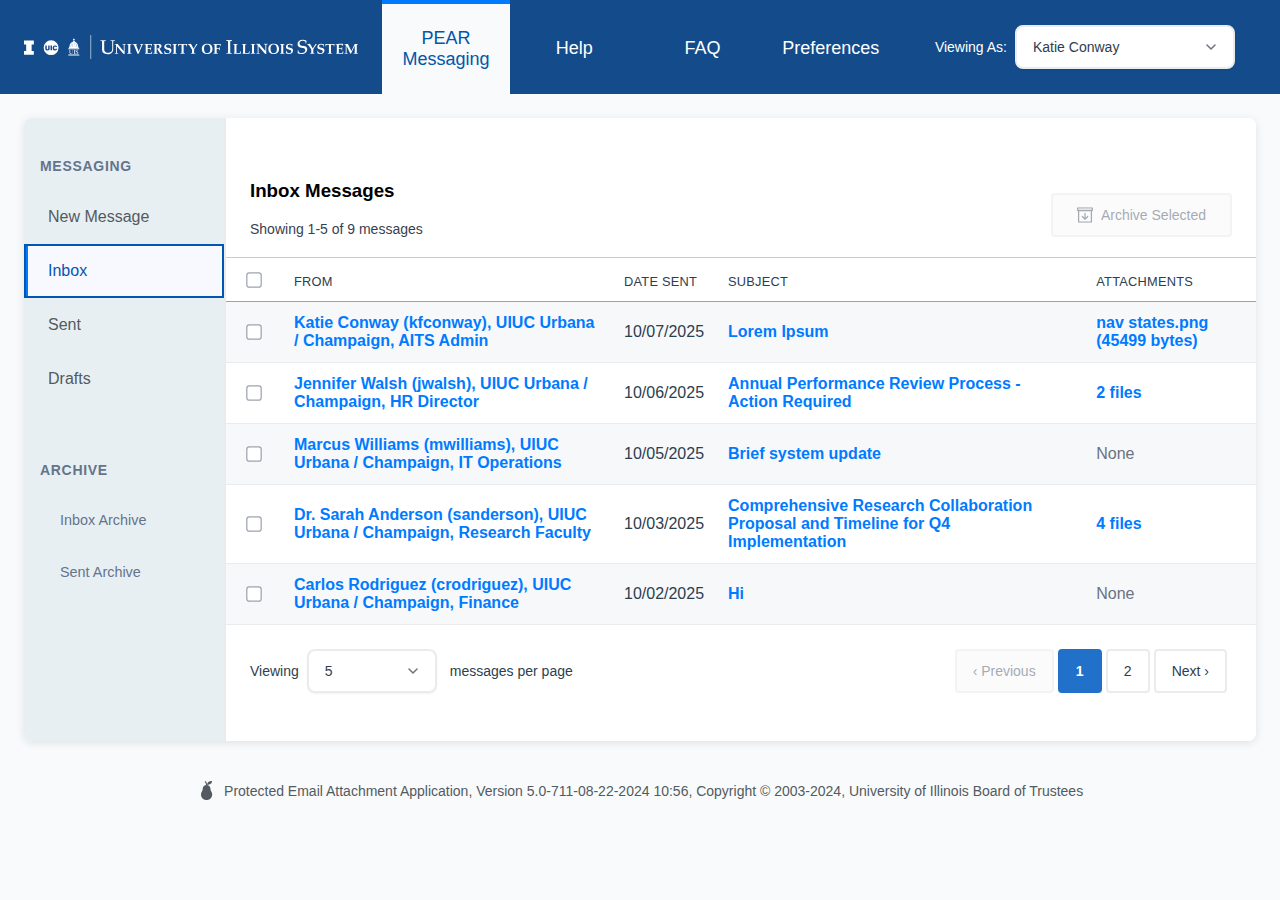
<file: index.html>
<!DOCTYPE html>
<html lang="en">

<head>
    <meta charset="UTF-8">
    <meta name="viewport" content="width=device-width, initial-scale=1.0">
    <title>PEAR Demo</title>
    <link href="pear-demo.css" rel="stylesheet" />
</head>

<body>
    <!-- Hidden Templates for JavaScript Replacement -->
    <div id="html-templates" style="display: none;" aria-hidden="true">

        <!-- Table Row Template -->
        <template id="table-row-template">
            <tr>
                <td data-cell="Select" class="checkbox-cell">
                    <label class="custom-checkbox">
                        <input type="checkbox" name="row-select" value="" id="" aria-label="">
                        <svg width="16" height="16" viewBox="-4 -4 39 39" aria-hidden="true" focusable="false">
                            <rect class="checkbox__background" width="35" height="35" x="-2" y="-2"
                                stroke="currentColor" fill="none" stroke-width="3" rx="6" ry="6"></rect>
                            <polyline class="checkbox__checkmark" points="4,14 12,23 28,5" stroke="transparent"
                                stroke-width="4" fill="none"></polyline>
                        </svg>
                    </label>
                </td>
                <td data-cell="From">
                    <button class="ptn-link-button" onclick="" aria-label=""></button>
                </td>
                <td data-cell="Date Sent"></td>
                <td data-cell="Subject">
                    <button class="ptn-link-button" onclick="" aria-label=""></button>
                </td>
                <td data-cell="Attachments">
                    <!-- Will be populated with either button or span based on data -->
                </td>
            </tr>
        </template>

        <!-- Pagination Button Templates -->
        <template id="pagination-prev-template">
            <button aria-label="Go to previous page">‹ Previous</button>
        </template>

        <template id="pagination-next-template">
            <button aria-label="Go to next page">Next ›</button>
        </template>

        <template id="pagination-page-template">
            <button aria-label="Go to page"></button>
        </template>

        <!-- Modal Content Templates -->
        <template id="modal-contact-template">
            <div class="modal-detail-item">
                <div class="modal-detail-label">Enterprise Person name ID</div>
                <div class="modal-detail-value" data-field="enterprisePersonNameId"></div>
            </div>
            <div class="modal-detail-item">
                <div class="modal-detail-label">Net IDs</div>
                <div class="modal-detail-value" data-field="netIds"></div>
            </div>
        </template>

        <template id="modal-message-template">
            <div class="modal-detail-column">
                <div class="modal-detail-item">
                    <div class="modal-detail-label">Status</div>
                    <div class="modal-detail-value" data-field="status"></div>
                </div>
                <div class="modal-detail-item">
                    <div class="modal-detail-label">Date Sent</div>
                    <div class="modal-detail-value" data-field="dateSent"></div>
                </div>
                <div class="modal-detail-item">
                    <div class="modal-detail-label">From</div>
                    <div class="modal-detail-value" data-field="from"></div>
                </div>
                <div class="modal-detail-item">
                    <div class="modal-detail-label">To</div>
                    <div class="modal-detail-value" data-field="to"></div>
                </div>
                <div class="modal-detail-item">
                    <div class="modal-detail-label">Subject</div>
                    <div class="modal-detail-value" data-field="subject"></div>
                </div>
                <div class="modal-detail-item-stacked">
                    <div class="modal-detail-label">Body</div>
                    <div class="modal-detail-value modal-message-body" data-field="body"></div>
                </div>
                <div class="modal-detail-item-stacked">
                    <div class="modal-detail-label">Attachments</div>
                    <div class="modal-detail-value" data-field="attachments"></div>
                </div>
                <div class="modal-detail-item">
                    <div class="modal-detail-label">Expiration</div>
                    <div class="modal-detail-value" data-field="expiration"></div>
                </div>
            </div>

            <div class="ptn-modal-btnbar">
                <button type="button" class="ptn-button">
                    <svg width="16" height="16" viewBox="0 0 28 22" fill="currentColor" aria-hidden="true">
                        <g clip-path="url(#clip0_381_296)">
                            <path
                                d="M14.8037 1.19255C15.1942 0.802031 15.8273 0.802026 16.2178 1.19255L21.7323 6.70707C22.1228 7.09761 22.1228 7.73082 21.7322 8.12133L16.2178 13.6349C15.8273 14.0254 15.1942 14.0254 14.8037 13.6349C14.4132 13.2444 14.4132 12.6114 14.8037 12.2209L18.4805 8.54216H2.73633V20.1007L2.73145 20.2023C2.68046 20.7066 2.25403 21.1005 1.73633 21.1007C1.21841 21.1007 0.792212 20.7068 0.741211 20.2023L0.735352 20.1007V7.54216C0.735352 6.98987 1.18307 6.54216 1.73535 6.54216H18.7383L14.8037 2.60661C14.4132 2.21609 14.4132 1.58307 14.8037 1.19255Z" />
                            <path
                                d="M20.0684 1.19255C20.4589 0.802031 21.0919 0.802026 21.4824 1.19255L26.9969 6.70707C27.3875 7.09761 27.3875 7.73082 26.9969 8.12133L21.4824 13.6349C21.0919 14.0254 20.4589 14.0254 20.0684 13.6349C19.6778 13.2444 19.6778 12.6114 20.0684 12.2209L24.874 7.41325L20.0684 2.60661C19.6778 2.21609 19.6778 1.58307 20.0684 1.19255Z" />
                        </g>
                        <defs>
                            <clipPath id="clip0_381_296">
                                <rect width="28" height="22" fill="white" />
                            </clipPath>
                        </defs>
                    </svg>
                    Forward
                </button>
                <button type="button" class="ptn-button">
                    <svg width="16" height="16" viewBox="0 0 23 23" fill="currentColor" aria-hidden="true">
                        <path
                            d="M21.6533 0C22.2056 0 22.6533 0.447715 22.6533 1V16.5674C22.6533 17.1197 22.2056 17.5674 21.6533 17.5674H7.42548L1.60563 21.9968C0.94731 22.4979 0 22.0284 0 21.2011V1C0 0.447715 0.447715 0 1 0H21.6533ZM2 19.1557L6.41878 15.7647H20.6533V1.80278H2V19.1557Z" />
                        <path
                            d="M10.3267 10.2119V4.2168C10.3267 3.66451 10.7744 3.2168 11.3267 3.2168C11.8789 3.2168 12.3267 3.66451 12.3267 4.2168V10.2119C12.3267 10.7642 11.8789 11.2119 11.3267 11.2119C10.7744 11.2119 10.3267 10.7642 10.3267 10.2119Z" />
                        <path
                            d="M10.2769 12.9121L10.2769 12.8389C10.2769 12.259 10.7468 11.7891 11.3267 11.7891C11.9066 11.7891 12.3765 12.259 12.3765 12.8389L12.3765 12.9121C12.3763 13.4919 11.9065 13.9619 11.3267 13.9619C10.7469 13.9619 10.277 13.4919 10.2769 12.9121Z" />
                    </svg>
                    Notification
                </button>
                <button type="button" class="ptn-button">
                    <svg width="16" height="16" viewBox="0 0 25 24" fill="currentColor" aria-hidden="true">
                        <g clip-path="url(#clip0_381_281)">
                            <path
                                d="M3.5 21.9664H21.5V6.01244H3.5V21.9664ZM23.5 22.9664L23.4951 23.069C23.4472 23.5393 23.0729 23.9137 22.6025 23.9615L22.5 23.9664H2.5L2.39746 23.9615C1.92707 23.9137 1.55283 23.5393 1.50488 23.069L1.5 22.9664V5.01245C1.5 4.46016 1.94772 4.01245 2.5 4.01245H22.5L22.6025 4.01733C23.1067 4.06867 23.5 4.49477 23.5 5.01245V22.9664Z" />
                            <path
                                d="M2.1084 3.92908H22.8916V2.03357H2.1084V3.92908ZM24.8916 4.92908L24.8857 5.03064C24.838 5.50148 24.464 5.87559 23.9932 5.92322L23.8916 5.92908H1.1084L1.00586 5.92322C0.501754 5.87186 0.108398 5.44576 0.108398 4.9281V1.03357C0.108398 0.515893 0.50173 0.0897838 1.00586 0.0384521L1.1084 0.0335693H23.8916L23.9932 0.0384521C24.4976 0.0894494 24.8916 0.515645 24.8916 1.03357V4.92908Z" />
                            <path
                                d="M12.5089 8.38013C13.0612 8.38013 13.5089 8.82784 13.5089 9.38013V16.1741L16.0353 13.6487C16.4257 13.2583 17.0588 13.2584 17.4494 13.6487C17.8399 14.039 17.8405 14.6721 17.4503 15.0627L13.2072 19.3059C12.8167 19.6964 12.1836 19.6963 11.7931 19.3059L7.54994 15.0627C7.15946 14.6723 7.15946 14.0392 7.54994 13.6487C7.94043 13.2583 8.57354 13.2582 8.964 13.6487L11.5089 16.1936V9.38013C11.5089 8.82797 11.9568 8.38033 12.5089 8.38013Z" />
                        </g>
                        <defs>
                            <clipPath id="clip0_381_281">
                                <rect width="25" height="24" fill="white" />
                            </clipPath>
                        </defs>
                    </svg>
                    Archive
                </button>
                <button type="button" class="ptn-button">
                    <svg width="16" height="16" viewBox="0 0 19 20" fill="currentColor" aria-hidden="true">
                        <g clip-path="url(#clip0_381_299)">
                            <path
                                d="M10.4476 18.9897C9.97897 19.4583 9.21896 19.4583 8.75033 18.9897L0.468109 10.7066C0.0776209 10.3161 0.0776369 9.68292 0.468146 9.29241L8.75034 1.01022C9.21897 0.541594 9.97897 0.541594 10.4476 1.01022C10.9162 1.47885 10.9162 2.23886 10.4476 2.70749L3.15463 10.0005L10.4476 17.2924C10.9162 17.7611 10.9162 18.5211 10.4476 18.9897Z" />
                            <path
                                d="M17.8297 18.9897C17.3611 19.4583 16.601 19.4583 16.1324 18.9897L7.85019 10.7066C7.4597 10.3161 7.45972 9.68292 7.85023 9.29241L16.1324 1.01022C16.601 0.541594 17.3611 0.541594 17.8297 1.01022C18.2983 1.47885 18.2983 2.23886 17.8297 2.70749L10.5367 10.0005L17.8297 17.2924C18.2983 17.7611 18.2983 18.5211 17.8297 18.9897Z" />
                        </g>
                        <defs>
                            <clipPath id="clip0_381_299">
                                <rect width="19" height="20" fill="white" />
                            </clipPath>
                        </defs>
                    </svg>
                    Recall
                </button>
            </div>
        </template>

        <!-- Recipient Pill Template -->
        <template id="recipient-pill-template">
            <span class="ptn-recipient-pill">
                <span class="ptn-recipient-text" data-field="label"></span>
                <button class="ptn-recipient-pill-remove" type="button" aria-label="" tabindex="0">×</button>
            </span>
        </template>

        <!-- Recipient Option Template -->
        <template id="recipient-option-template">
            <li class="ptn-recipient-option" role="option" id="">
                <strong data-field="label"></strong><br>
                <small class="ptn-text-muted">
                    <span data-field="detail"></span> • <span data-field="email"></span>
                </small>
            </li>
        </template>

        <!-- Status Message Template -->
        <template id="status-message-template">
            <div class="ptn-preferences-message" role="status" aria-live="polite">
                <svg width="16" height="16" viewBox="0 0 16 16" fill="currentColor" aria-hidden="true">
                    <!-- SVG path will be set based on message type -->
                </svg>
                <span data-field="message"></span>
            </div>
        </template>

    </div>

    <!-- End Hidden Templates -->

    <div class="container">
        <div class="ptn-tabs-container">
            <div class="ptn-tabs-header">
                <div class="ptn-logo-section">
                    <img src="logos/Illinois_System_Logo_Horizontal-Rev-RGB.svg" alt="University of Illinois System"
                        role="img" aria-label="Illinois System Logo">
                    <!-- Mobile "Viewing As" - appears next to logo on small screens -->
                    <div class="ptn-viewing-as-mobile">
                        <div class="sort-control">
                            <label for="mobile-sort-select">Viewing As:</label>
                            <select id="mobile-sort-select" class="ptn-select"
                                aria-describedby="mobile-sort-description">
                                <option value="from-asc">Katie Conway</option>
                                <option value="from-desc">Lorem Ipsum</option>
                            </select>
                            <div id="mobile-sort-description" class="sr-only">
                                Choose which user to view messages as
                            </div>
                        </div>
                    </div>
                </div>
                <ul class="ptn-tablist" role="tablist" aria-label="Component examples">
                    <li role="presentation">
                        <button class="ptn-tab" role="tab" aria-selected="true" aria-controls="nav-panel-1"
                            id="nav-tab-1" tabindex="0">
                            PEAR Messaging
                        </button>
                    </li>
                    <li role="presentation">
                        <button class="ptn-tab" role="tab" aria-selected="false" aria-controls="nav-panel-2"
                            id="nav-tab-2" tabindex="-1">
                            Help
                        </button>
                    </li>
                    <li role="presentation">
                        <button class="ptn-tab" role="tab" aria-selected="false" aria-controls="nav-panel-3"
                            id="nav-tab-3" tabindex="-1">
                            FAQ
                        </button>
                    </li>
                    <li role="presentation">
                        <button class="ptn-tab" role="tab" aria-selected="false" aria-controls="nav-panel-4"
                            id="nav-tab-4" tabindex="-1">
                            Preferences
                        </button>
                    </li>
                </ul>
                <div class="ptn-viewing-as">
                    <div class="sort-control">
                        <label for="sort-select">Viewing As:</label>
                        <select id="sort-select" class="ptn-select" aria-describedby="sort-description">
                            <option value="from-asc">Katie Conway</option>
                            <option value="from-desc">Lorem Ipsum</option>
                        </select>
                        <div id="sort-description" class="sr-only">
                            Choose which user to view messages as
                        </div>
                    </div>
                </div>
            </div>

            <div class="ptn-tabpanel ptn-active" role="tabpanel" id="nav-panel-1" aria-labelledby="nav-tab-1"
                tabindex="-1">

                <div class="ptn-vtabs-container">
                    <ul class="ptn-vtablist" role="tablist" aria-label="Vertical navigation tabs"
                        aria-orientation="vertical">
                        <li role="presentation" class="ptn-messaging-section">
                            <div class="ptn-tab-header">Messaging</div>
                        </li>
                        <li role="presentation">
                            <button class="ptn-vtab" role="tab" aria-selected="false" aria-controls="ptn-panel-1"
                                id="ptn-tab-1" tabindex="-1">
                                New Message
                            </button>
                        </li>
                        <li role="presentation">
                            <button class="ptn-vtab" role="tab" aria-selected="true" aria-controls="ptn-panel-2"
                                id="ptn-tab-2" tabindex="0">
                                Inbox
                            </button>
                        </li>
                        <li role="presentation">
                            <button class="ptn-vtab" role="tab" aria-selected="false" aria-controls="ptn-panel-3"
                                id="ptn-tab-3" tabindex="-1">
                                Sent
                            </button>
                        </li>
                        <li role="presentation">
                            <button class="ptn-vtab" role="tab" aria-selected="false" aria-controls="ptn-panel-4"
                                id="ptn-tab-4" tabindex="-1">
                                Drafts
                            </button>
                        </li>
                        <li role="presentation" class="ptn-archive-section">
                            <div class="ptn-tab-header">Archive</div>
                        </li>
                        <li role="presentation">
                            <button class="ptn-vtab ptn-vtab-archive" role="tab" aria-selected="false"
                                aria-controls="ptn-panel-5" id="ptn-tab-5" tabindex="-1">
                                Inbox Archive
                            </button>
                        </li>
                        <li role="presentation">
                            <button class="ptn-vtab ptn-vtab-archive" role="tab" aria-selected="false"
                                aria-controls="ptn-panel-6" id="ptn-tab-6" tabindex="-1">
                                Sent Archive
                            </button>
                        </li>

                    </ul>

                    <div class="ptn-content-area">


                        <div class="ptn-vtabpanel" role="tabpanel" id="ptn-panel-1" aria-labelledby="ptn-tab-1"
                            tabindex="-1">
                            <div class="ptn-message-editor-header">
                                <h3>New Message</h3>
                            </div>

                            <!-- Form with multiple inputs in rows -->
                            <div class="ptn-form-container">
                                <!-- From Field -->
                                <div class="ptn-input-group">
                                    <label for="message-from">From</label>
                                    <select id="message-from" class="ptn-select" required>
                                        <option value="">Select sender...</option>
                                        <option value="katie-conway" selected>Katie Conway (kfconway@uillinois.edu)
                                        </option>
                                        <option value="lorem-ipsum">Lorem Ipsum (lorem@example.com)</option>
                                    </select>
                                </div>

                                <!-- To Field -->
                                <div class="ptn-input-group ptn-input-group-with-tooltip">
                                    <div class="ptn-label-with-tooltip">
                                        <label for="recipient-picker">To</label>
                                        <div class="ptn-tooltip-container" data-position="right">
                                            <button class="ptn-tooltip-trigger" data-icon="info" data-style="outlined"
                                                aria-label="Recipient field information" data-tooltip="Besides last name, you can also search by full name, enterprise ID or UIN.

To search by full name, start with the ':' character, then type all or part of the name and finish with a ':' to trigger the search. The wildcard, '*', is allowed.
Examples: :John Smith:, :J* Smith:, :* Smith:

To search by enterprise ID, start with the '@' character, then type the complete enterprise ID and finish with the '@' character.
Example: @entID01@

To search by net ID, start with the '^' character, then type the complete netID plus the campus domain and finish with the '^' character.
Example: ^netID01@uic.edu^

To search by UIN, start with the '#' character, then type the complete UIN and finish with the '#' character.
Example: #999999999#

To search by EAS group name, start with the '~' character, then type all or part of the name and finish with a '~' to trigger the search. The wildcard, '*', is allowed.
Examples:  ~TestPear~, ~Test*~

To search by Active Directory group name, start with the '!' character, then type ALL of the group name and finish with a '!' to trigger the search. The wildcard, '*', is allowed.
Example:  !AITS Pear Feedback!
">
                                            </button>
                                            <div class="ptn-tooltip-content" role="tooltip" aria-hidden="true"></div>
                                        </div>
                                    </div>
                                    <div class="ptn-recipient-picker" id="recipient-picker-wrapper" role="combobox"
                                        aria-haspopup="listbox" aria-owns="recipient-listbox" aria-expanded="false"
                                        aria-describedby="recipient-instructions">
                                        <div class="ptn-recipient-content">
                                            <div class="ptn-recipient-pills" id="recipient-pills"></div>
                                            <input type="text" id="recipient-picker" class="ptn-recipient-input"
                                                aria-autocomplete="list" aria-controls="recipient-listbox"
                                                aria-activedescendant="" autocomplete="off"
                                                placeholder="Search and add recipients..."
                                                aria-describedby="recipient-instructions" />
                                        </div>
                                        <ul id="recipient-listbox" class="ptn-recipient-listbox" role="listbox"
                                            tabindex="-1" aria-label="Recipient options"></ul>
                                    </div>
                                    <div id="recipient-instructions" class="sr-only">
                                        Type to search for recipients. Use arrow keys to navigate options, Enter to
                                        select, Escape to close. Press Backspace to remove the last recipient when input
                                        is empty.
                                    </div>
                                </div>

                                <!-- Notification Preferences Section -->
                                <div class="ptn-notification-preferences show" id="notification-preferences">
                                    <label for="ptn-recipient-list">Message Recipient Preferences</label>
                                    <ul class="ptn-recipient-list" id="recipient-preferences-container">

                                        <!-- Jane Smith Preferences -->
                                        <li data-recipient-id="1">
                                            <details class="ptn-recipient-preferences">
                                                <summary>
                                                    <svg width="16" height="16" viewBox="0 0 16 16" fill="none"
                                                        xmlns="http://www.w3.org/2000/svg" aria-hidden="true">
                                                        <path d="M6 4l4 4-4 4" stroke="var(--mainblue)" stroke-width="2"
                                                            stroke-linecap="round" stroke-linejoin="round" />
                                                    </svg>
                                                    <div class="ptn-recipient-info">
                                                        <div class="ptn-recipient-name">Jane Smith</div>
                                                        <div class="ptn-recipient-status"><span
                                                                class="ptn-recipient-email">Default</span>&nbsp;&middot;&nbsp;<span
                                                                class="ptn-recipient-receipt">Receipt</span></div>
                                                    </div>
                                                </summary>
                                                <div class="ptn-disclosure-content">
                                                    <div class="ptn-preference-section">
                                                        <div class="ptn-form-field">

                                                            <div class="ptn-radio-group" role="radiogroup"
                                                                aria-labelledby="email-notification-jane-legend">
                                                                <label class="ptn-radio-option">
                                                                    <input type="radio" name="email-notification-jane"
                                                                        value="default" checked>
                                                                    <span class="ptn-radio-custom"></span>
                                                                    <span class="ptn-radio-label">Notification to
                                                                        default email address:
                                                                        <strong>jsmith@uiuc.edu</strong></span>
                                                                </label>
                                                                <label class="ptn-radio-option">
                                                                    <input type="radio" name="email-notification-jane"
                                                                        value="custom">
                                                                    <span class="ptn-radio-custom"></span>
                                                                    <span class="ptn-radio-label">Notification to custom
                                                                        email address:</span>
                                                                </label>
                                                                <div class="ptn-custom-email-input">
                                                                    <input type="email" class="ptn-input"
                                                                        placeholder="Enter custom email address..."
                                                                        aria-label="Custom email address for Jane Smith">
                                                                </div>
                                                                <label class="ptn-radio-option">
                                                                    <input type="radio" name="email-notification-jane"
                                                                        value="none">
                                                                    <span class="ptn-radio-custom"></span>
                                                                    <span class="ptn-radio-label">Do not send email
                                                                        notification to this recipient</span>
                                                                </label>
                                                            </div>
                                                        </div>
                                                    </div>

                                                    <div class="ptn-preference-section">
                                                        <div class="ptn-checkbox-group">
                                                            <label class="ptn-checkbox-option">
                                                                <input type="checkbox" name="view-receipt-jane"
                                                                    value="yes" checked>
                                                                <span class="ptn-checkbox-custom"></span>
                                                                <span class="ptn-checkbox-label">Send view
                                                                    receipt</span>
                                                            </label>
                                                        </div>
                                                    </div>
                                                </div>
                                            </details>
                                        </li>

                                        <!-- Nora Martinez Preferences -->
                                        <li data-recipient-id="4">
                                            <details class="ptn-recipient-preferences">
                                                <summary>
                                                    <svg width="16" height="16" viewBox="0 0 16 16" fill="none"
                                                        xmlns="http://www.w3.org/2000/svg" aria-hidden="true">
                                                        <path d="M6 4l4 4-4 4" stroke="var(--mainblue)" stroke-width="2"
                                                            stroke-linecap="round" stroke-linejoin="round" />
                                                    </svg>
                                                    <div class="ptn-recipient-info">
                                                        <div class="ptn-recipient-name">Nora Martinez</div>
                                                        <div class="ptn-recipient-status"><span
                                                                class="ptn-recipient-email">Default</span>&nbsp;&middot;&nbsp;<span
                                                                class="ptn-recipient-receipt">Receipt</span></div>
                                                    </div>
                                                </summary>
                                                <div class="ptn-disclosure-content">
                                                    <div class="ptn-preference-section">
                                                        <div class="ptn-radio-group">
                                                            <label class="ptn-radio-option">
                                                                <input type="radio" name="email-notification-nora"
                                                                    value="default" checked>
                                                                <span class="ptn-radio-custom"></span>
                                                                <span class="ptn-radio-label">Notification to default
                                                                    email address:
                                                                    <strong>nmartinez@uillinois.edu</strong></span>
                                                            </label>
                                                            <label class="ptn-radio-option">
                                                                <input type="radio" name="email-notification-nora"
                                                                    value="custom">
                                                                <span class="ptn-radio-custom"></span>
                                                                <span class="ptn-radio-label">Notification to custom
                                                                    email address:</span>
                                                            </label>
                                                            <div class="ptn-custom-email-input">
                                                                <input type="email" class="ptn-input"
                                                                    placeholder="Enter custom email address..."
                                                                    aria-label="Custom email address for Nora Martinez">
                                                            </div>
                                                            <label class="ptn-radio-option">
                                                                <input type="radio" name="email-notification-nora"
                                                                    value="none">
                                                                <span class="ptn-radio-custom"></span>
                                                                <span class="ptn-radio-label">Do not send email
                                                                    notification to this recipient</span>
                                                            </label>
                                                        </div>
                                                    </div>

                                                    <div class="ptn-preference-section">
                                                        <div class="ptn-checkbox-group">
                                                            <label class="ptn-checkbox-option">
                                                                <input type="checkbox" name="view-receipt-nora"
                                                                    value="yes" checked>
                                                                <span class="ptn-checkbox-custom"></span>
                                                                <span class="ptn-checkbox-label">Send view
                                                                    receipt</span>
                                                            </label>
                                                        </div>
                                                    </div>
                                                </div>
                                            </details>
                                        </li>

                                    </ul>
                                </div>

                                <!-- Subject Field -->
                                <div class="ptn-input-group">
                                    <label for="message-subject">Subject</label>
                                    <input type="text" id="message-subject" class="ptn-input"
                                        placeholder="Enter message subject..." required>
                                </div>

                                <!-- Body Field -->
                                <div class="ptn-input-group">
                                    <label for="message-body">Message Body</label>
                                    <textarea id="message-body" class="ptn-textarea"
                                        placeholder="Type your message here..." required></textarea>
                                </div>

                                <!-- Attachments Field -->
                                <div class="ptn-input-group ptn-input-group-with-tooltip">
                                    <div class="ptn-label-with-tooltip">
                                        <label for="message-attachments">Attachments</label>
                                        <div class="ptn-tooltip-container" data-position="right">
                                            <button class="ptn-tooltip-trigger" data-icon="info" data-style="outlined"
                                                aria-label="Attachments field information"
                                                data-tooltip="Maximum file size is 20 MB.&#10;&#10;Commas and semi-colons are stripped from the file name.">
                                                <!-- Icon or text for info button -->
                                            </button>
                                            <!-- No .ptn-tooltip-content element; revert to original markup -->
                                        </div>
                                    </div>
                                    <div class="ptn-file-upload-container">


                                        <!-- File List Display - Demo with sample files -->
                                        <div class="ptn-file-list" id="attachment-file-list" style="display: block;">
                                            <h4 class="ptn-file-list-title">Selected Files:</h4>
                                            <ul class="ptn-file-items" id="attachment-file-items">
                                                <li class="ptn-file-item">
                                                    <div class="ptn-file-item-info">
                                                        <div class="ptn-file-item-name">Project_Report.pdf</div>
                                                        <div class="ptn-file-item-size">2.4 MB</div>
                                                    </div>
                                                    <button type="button" class="ptn-file-item-remove"
                                                        aria-label="Remove Project_Report.pdf from attachments">
                                                        <svg width="44" height="44" viewBox="0 0 44 44"
                                                            fill="currentColor" aria-hidden="true">
                                                            <path
                                                                d="M15 33.4284H29V17.4284H15V33.4284ZM31 34.4284L30.9951 34.5309C30.9472 35.0014 30.573 35.3756 30.1025 35.4235L30 35.4284H14C13.4823 35.4284 13.0562 35.0351 13.0049 34.5309L13 34.4284V16.4284C13 15.8761 13.4477 15.4284 14 15.4284H30L30.1025 15.4333C30.6067 15.4846 31 15.9107 31 16.4284V34.4284Z"
                                                                fill="currentColor" />
                                                            <path
                                                                d="M14 15.5025H30V13.607H14V15.5025ZM32 16.5025L31.9951 16.6041C31.9474 17.0747 31.5731 17.4487 31.1025 17.4966L31 17.5025H13L12.8975 17.4966C12.3934 17.4453 12 17.0192 12 16.5015V12.607C12 12.0547 12.4477 11.607 13 11.607H31L31.1025 11.6119C31.6067 11.6632 32 12.0893 32 12.607V16.5025Z"
                                                                fill="currentColor" />
                                                            <path
                                                                d="M20 11.5716H24V10.5716H20V11.5716ZM26 12.5716C26 13.1239 25.5523 13.5716 25 13.5716H19C18.4823 13.5716 18.0562 13.1783 18.0049 12.6741L18 12.5716V9.57159C18 9.01931 18.4477 8.57159 19 8.57159H25C25.5523 8.57159 26 9.01931 26 9.57159V12.5716Z"
                                                                fill="currentColor" />
                                                            <path
                                                                d="M19.1614 30.4284C19.1614 30.9807 18.7137 31.4284 18.1614 31.4284C17.6091 31.4284 17.1614 30.9807 17.1614 30.4284L17.1614 20.4284C17.1614 19.8761 17.6091 19.4284 18.1614 19.4284C18.7137 19.4284 19.1614 19.8761 19.1614 20.4284L19.1614 30.4284Z"
                                                                fill="currentColor" />
                                                            <path
                                                                d="M23.0037 30.4284C23.0037 30.9807 22.5559 31.4284 22.0037 31.4284C21.4514 31.4284 21.0037 30.9807 21.0037 30.4284L21.0037 20.4284C21.0037 19.8761 21.4514 19.4284 22.0037 19.4284C22.5559 19.4284 23.0037 19.8761 23.0037 20.4284L23.0037 30.4284Z"
                                                                fill="currentColor" />
                                                            <path
                                                                d="M26.8457 30.4284C26.8457 30.9807 26.398 31.4284 25.8457 31.4284C25.2934 31.4284 24.8457 30.9807 24.8457 30.4284L24.8457 20.4284C24.8457 19.8761 25.2934 19.4284 25.8457 19.4284C26.398 19.4284 26.8457 19.8761 26.8457 20.4284L26.8457 30.4284Z"
                                                                fill="currentColor" />
                                                            <path
                                                                d="M41 22C41 11.5066 32.4934 3 22 3C11.5066 3 3 11.5066 3 22C3 32.4934 11.5066 41 22 41V44C9.84974 44 0 34.1503 0 22C0 9.84974 9.84974 0 22 0C34.1503 0 44 9.84974 44 22C44 34.1503 34.1503 44 22 44V41C32.4934 41 41 32.4934 41 22Z"
                                                                fill="currentColor" />
                                                        </svg>
                                                    </button>
                                                </li>
                                                <li class="ptn-file-item">
                                                    <div class="ptn-file-item-info">
                                                        <div class="ptn-file-item-name">Meeting_Notes.docx</div>
                                                        <div class="ptn-file-item-size">156 KB</div>
                                                    </div>
                                                    <button type="button" class="ptn-file-item-remove"
                                                        aria-label="Remove Meeting_Notes.docx from attachments">
                                                        <svg width="44" height="44" viewBox="0 0 44 44"
                                                            fill="currentColor" aria-hidden="true">
                                                            <path
                                                                d="M15 33.4284H29V17.4284H15V33.4284ZM31 34.4284L30.9951 34.5309C30.9472 35.0014 30.573 35.3756 30.1025 35.4235L30 35.4284H14C13.4823 35.4284 13.0562 35.0351 13.0049 34.5309L13 34.4284V16.4284C13 15.8761 13.4477 15.4284 14 15.4284H30L30.1025 15.4333C30.6067 15.4846 31 15.9107 31 16.4284V34.4284Z"
                                                                fill="currentColor" />
                                                            <path
                                                                d="M14 15.5025H30V13.607H14V15.5025ZM32 16.5025L31.9951 16.6041C31.9474 17.0747 31.5731 17.4487 31.1025 17.4966L31 17.5025H13L12.8975 17.4966C12.3934 17.4453 12 17.0192 12 16.5015V12.607C12 12.0547 12.4477 11.607 13 11.607H31L31.1025 11.6119C31.6067 11.6632 32 12.0893 32 12.607V16.5025Z"
                                                                fill="currentColor" />
                                                            <path
                                                                d="M20 11.5716H24V10.5716H20V11.5716ZM26 12.5716C26 13.1239 25.5523 13.5716 25 13.5716H19C18.4823 13.5716 18.0562 13.1783 18.0049 12.6741L18 12.5716V9.57159C18 9.01931 18.4477 8.57159 19 8.57159H25C25.5523 8.57159 26 9.01931 26 9.57159V12.5716Z"
                                                                fill="currentColor" />
                                                            <path
                                                                d="M19.1614 30.4284C19.1614 30.9807 18.7137 31.4284 18.1614 31.4284C17.6091 31.4284 17.1614 30.9807 17.1614 30.4284L17.1614 20.4284C17.1614 19.8761 17.6091 19.4284 18.1614 19.4284C18.7137 19.4284 19.1614 19.8761 19.1614 20.4284L19.1614 30.4284Z"
                                                                fill="currentColor" />
                                                            <path
                                                                d="M23.0037 30.4284C23.0037 30.9807 22.5559 31.4284 22.0037 31.4284C21.4514 31.4284 21.0037 30.9807 21.0037 30.4284L21.0037 20.4284C21.0037 19.8761 21.4514 19.4284 22.0037 19.4284C22.5559 19.4284 23.0037 19.8761 23.0037 20.4284L23.0037 30.4284Z"
                                                                fill="currentColor" />
                                                            <path
                                                                d="M26.8457 30.4284C26.8457 30.9807 26.398 31.4284 25.8457 31.4284C25.2934 31.4284 24.8457 30.9807 24.8457 30.4284L24.8457 20.4284C24.8457 19.8761 25.2934 19.4284 25.8457 19.4284C26.398 19.4284 26.8457 19.8761 26.8457 20.4284L26.8457 30.4284Z"
                                                                fill="currentColor" />
                                                            <path
                                                                d="M41 22C41 11.5066 32.4934 3 22 3C11.5066 3 3 11.5066 3 22C3 32.4934 11.5066 41 22 41V44C9.84974 44 0 34.1503 0 22C0 9.84974 9.84974 0 22 0C34.1503 0 44 9.84974 44 22C44 34.1503 34.1503 44 22 44V41C32.4934 41 41 32.4934 41 22Z"
                                                                fill="currentColor" />
                                                        </svg>
                                                    </button>
                                                </li>
                                            </ul>
                                        </div>
                                        <input type="file" id="message-attachments" class="ptn-file-input-hidden"
                                            multiple accept=".pdf,.doc,.docx,.txt,.jpg,.jpeg,.png,.gif">
                                        <button type="button" class="ptn-button ptn-file-upload-button"
                                            onclick="document.getElementById('message-attachments').click()">
                                            <svg width="16" height="16" viewBox="0 0 25 24" fill="currentColor"
                                                aria-hidden="true">
                                                <g clip-path="url(#clip0_381_291)">
                                                    <path
                                                        d="M24.4199 21.1632C24.4199 22.3782 23.4348 23.3634 22.2197 23.3634H2.21973C1.0047 23.3634 0.0195312 22.3782 0.0195312 21.1632V14.6222C0.0195312 13.9595 0.556985 13.422 1.21973 13.422C1.88247 13.422 2.41992 13.9595 2.41992 14.6222V20.964H22.0195V14.6222C22.0195 13.9595 22.557 13.422 23.2197 13.422C23.8825 13.422 24.4199 13.9595 24.4199 14.6222V21.1632Z" />
                                                    <path
                                                        d="M20.1958 7.81201C20.6968 8.31303 20.6967 9.12586 20.1958 9.62693C19.6948 10.1278 18.8825 10.1278 18.3815 9.62693L13.5269 4.77171L13.5269 15.3392C13.5267 16.0476 12.9523 16.6222 12.2439 16.6222C11.5354 16.6222 10.961 16.0476 10.9609 15.3392L10.9609 4.72409L6.05803 9.62692C5.55702 10.1278 4.74477 10.1278 4.24374 9.62692C3.74274 9.12587 3.7427 8.31305 4.24374 7.81201L10.8053 1.25046C11.5863 0.469432 12.8526 0.469407 13.6337 1.2504L20.1958 7.81201Z" />
                                                </g>
                                                <defs>
                                                    <clipPath id="clip0_381_291">
                                                        <rect width="25" height="24" fill="white" />
                                                    </clipPath>
                                                </defs>
                                            </svg>
                                            Add Attachments
                                        </button>
                                    </div>
                                </div>

                                <!-- Message Retention Options -->
                                <div class="ptn-input-group">
                                    <h4 class="ptn-form-label ptn-radio-group-title" id="message-retention-title">
                                        Message Retention</h4>
                                    <div class="ptn-radio-group" role="radiogroup"
                                        aria-labelledby="message-retention-title">
                                        <label class="ptn-radio-option">
                                            <input type="radio" name="message-retention" value="purge-days"
                                                id="retention-purge">
                                            <div class="ptn-radio-custom"></div>
                                            <span class="ptn-radio-label">
                                                Purge this message in
                                                <input type="number" id="purge-days"
                                                    class="ptn-input ptn-form-input short" min="1" max="365" value="30"
                                                    style="display: inline; width: 80px; margin: 0 0.5rem;">
                                                days
                                            </span>
                                        </label>

                                        <label class="ptn-radio-option">
                                            <input type="radio" name="message-retention" value="keep-forever"
                                                id="retention-keep" checked>
                                            <div class="ptn-radio-custom"></div>
                                            <span class="ptn-radio-label">Keep this message forever</span>
                                        </label>
                                    </div>
                                </div>

                                <!-- Form Actions -->
                                <div class="ptn-button-group ptn-tab-footer">
                                    <button type="submit" class="ptn-button ptn-button-primary">
                                        <svg width="16" height="16" viewBox="0 0 24 24" fill="currentColor"
                                            aria-hidden="true">
                                            <path
                                                d="M0.140438 3.83831C-0.536795 1.51733 1.35533 -0.692017 3.25274 0.203975L22.077 9.09814C24.095 10.0516 24.095 13.5012 22.077 14.4547L3.25274 23.3488C1.35531 24.2449 -0.536858 22.0355 0.140438 19.7145L2.43634 11.849C2.44997 11.8021 2.44998 11.7507 2.43634 11.7039L0.140438 3.83831ZM2.34942 2.66461C2.322 2.67204 2.2897 2.69091 2.26056 2.72477C2.23131 2.75892 2.21395 2.79794 2.20684 2.83094C2.20107 2.85785 2.19843 2.8958 2.21563 2.9548L4.40216 10.4476H21.2147C21.822 10.4478 22.3143 11.0433 22.3143 11.777C22.3141 12.5105 21.8219 13.1051 21.2147 13.1052H4.40216L2.21563 20.598C2.19842 20.657 2.20107 20.695 2.20684 20.7219C2.21395 20.7549 2.23131 20.7939 2.26056 20.828C2.28971 20.8619 2.32199 20.8808 2.34942 20.8882C2.3719 20.8943 2.40365 20.8969 2.45196 20.8741L21.2762 11.9799C21.33 11.9544 21.3514 11.924 21.3631 11.902C21.3783 11.8734 21.3904 11.8301 21.3904 11.777C21.3904 11.7236 21.3783 11.6795 21.3631 11.6508C21.3514 11.6288 21.33 11.5984 21.2762 11.5729L2.45196 2.67877C2.40366 2.65595 2.3719 2.65854 2.34942 2.66461Z" />
                                        </svg>
                                        Send Message
                                    </button>
                                    <button type="button" class="ptn-button">
                                        <svg width="16" height="16" viewBox="0 0 25 23" fill="currentColor"
                                            aria-hidden="true">
                                            <path
                                                d="M24.4004 20.4985C24.4004 21.7136 23.4152 22.6987 22.2002 22.6987H2.2002C0.98517 22.6987 0 21.7136 0 20.4985V13.9575C0 13.2948 0.537454 12.7573 1.2002 12.7573C1.86294 12.7573 2.40039 13.2948 2.40039 13.9575V20.2993H22V13.9575C22 13.2948 22.5375 12.7573 23.2002 12.7573C23.8629 12.7573 24.4004 13.2948 24.4004 13.9575V20.4985Z" />
                                            <path
                                                d="M4.22413 8.81018C3.72311 8.30916 3.72318 7.49633 4.22413 6.99527C4.72515 6.49441 5.5374 6.49441 6.03841 6.99527L10.893 11.8505L10.893 1.28303C10.8932 0.574595 11.4676 3.2607e-05 12.176 -4.66907e-06C12.8845 -4.59868e-06 13.4589 0.574572 13.4591 1.28303L13.4591 11.8981L18.3619 6.99527C18.8629 6.49439 19.6752 6.49442 20.1762 6.99527C20.6772 7.49633 20.6772 8.30914 20.1762 8.81018L13.6146 15.3717C12.8336 16.1528 11.5673 16.1528 10.7863 15.3718L4.22413 8.81018Z" />
                                        </svg>
                                        Save as Draft
                                    </button>
                                </div>
                            </div>
                        </div>
                        <div class="ptn-vtabpanel ptn-active ptn-no-horizontal-padding" role="tabpanel" id="ptn-panel-2"
                            aria-labelledby="ptn-tab-2" tabindex="-1">
                            <!-- <h3>Inbox</h3> -->


                            <div class="ptn-table-controls">

                                <div>
                                    <h3>Inbox Messages</h3>

                                    <div class="table-info" role="status" aria-live="polite">
                                        <span id="results-info">Showing messages</span>
                                    </div>
                                </div>
                                <div>
                                    <button class="ptn-button" id="archive-selected-btn-inbox" disabled
                                        onclick="showArchiveModal()">
                                        <svg width="16" height="16" viewBox="0 0 25 24" fill="currentColor"
                                            xmlns="http://www.w3.org/2000/svg" aria-hidden="true">
                                            <g clip-path="url(#clip0_381_281)">
                                                <path
                                                    d="M3.5 21.9664H21.5V6.01244H3.5V21.9664ZM23.5 22.9664L23.4951 23.069C23.4472 23.5393 23.0729 23.9137 22.6025 23.9615L22.5 23.9664H2.5L2.39746 23.9615C1.92707 23.9137 1.55283 23.5393 1.50488 23.069L1.5 22.9664V5.01245C1.5 4.46016 1.94772 4.01245 2.5 4.01245H22.5L22.6025 4.01733C23.1067 4.06867 23.5 4.49477 23.5 5.01245V22.9664Z" />
                                                <path
                                                    d="M2.1084 3.92908H22.8916V2.03357H2.1084V3.92908ZM24.8916 4.92908L24.8857 5.03064C24.838 5.50148 24.464 5.87559 23.9932 5.92322L23.8916 5.92908H1.1084L1.00586 5.92322C0.501754 5.87186 0.108398 5.44576 0.108398 4.9281V1.03357C0.108398 0.515893 0.50173 0.0897838 1.00586 0.0384521L1.1084 0.0335693H23.8916L23.9932 0.0384521C24.4976 0.0894494 24.8916 0.515645 24.8916 1.03357V4.92908Z" />
                                                <path
                                                    d="M12.5089 8.38013C13.0612 8.38013 13.5089 8.82784 13.5089 9.38013V16.1741L16.0353 13.6487C16.4257 13.2583 17.0588 13.2584 17.4494 13.6487C17.8399 14.039 17.8405 14.6721 17.4503 15.0627L13.2072 19.3059C12.8167 19.6964 12.1836 19.6963 11.7931 19.3059L7.54994 15.0627C7.15946 14.6723 7.15946 14.0392 7.54994 13.6487C7.94043 13.2583 8.57354 13.2582 8.964 13.6487L11.5089 16.1936V9.38013C11.5089 8.82797 11.9568 8.38033 12.5089 8.38013Z" />
                                            </g>
                                            <defs>
                                                <clipPath id="clip0_381_281">
                                                    <rect width="25" height="24" fill="white" />
                                                </clipPath>
                                            </defs>
                                        </svg>
                                        Archive Selected
                                    </button>
                                </div>
                            </div>

                            <div class="mobile-select-all">
                                <label class="custom-checkbox">
                                    <input type="checkbox" id="select-all-mobile-inbox" aria-label="Select all rows">
                                    <svg width="16" height="16" viewBox="-4 -4 39 39" aria-hidden="true"
                                        focusable="false">
                                        <rect class="checkbox__background" width="35" height="35" x="-2" y="-2"
                                            stroke="currentColor" fill="none" stroke-width="3" rx="6" ry="6"></rect>
                                        <polyline class="checkbox__checkmark" points="4,14 12,23 28,5"
                                            stroke="transparent" stroke-width="4" fill="none"></polyline>
                                    </svg>
                                    <span>Select All Messages</span>
                                </label>
                            </div>

                            <div class="ptn-table-outline">
                                <table class="ptn-table">
                                    <caption class="sr-only">Inbox Messages - Current Messages</caption>
                                    <thead>
                                        <tr>
                                            <th scope="col" class="checkbox-cell">
                                                <label class="custom-checkbox">
                                                    <input type="checkbox" id="select-all-inbox"
                                                        aria-label="Select all rows">
                                                    <svg width="16" height="16" viewBox="-4 -4 39 39" aria-hidden="true"
                                                        focusable="false">
                                                        <rect class="checkbox__background" width="35" height="35" x="-2"
                                                            y="-2" stroke="currentColor" fill="none" stroke-width="3"
                                                            rx="6" ry="6"></rect>
                                                        <polyline class="checkbox__checkmark" points="4,14 12,23 28,5"
                                                            stroke="transparent" stroke-width="4" fill="none">
                                                        </polyline>
                                                    </svg>
                                                </label>
                                            </th>
                                            <th scope="col">From</th>
                                            <th scope="col">Date Sent</th>
                                            <th scope="col">Subject</th>
                                            <th scope="col">Attachments</th>
                                        </tr>
                                    </thead>
                                    <tbody>
                                        <tr data-row-id="msg-1" onclick="openMessageModal(this)">
                                            <td class="checkbox-cell">
                                                <label class="custom-checkbox">
                                                    <input type="checkbox" name="row-select"
                                                        aria-label="Select message from Alice Johnson about Quarterly Report">
                                                    <svg width="16" height="16" viewBox="-4 -4 39 39" aria-hidden="true"
                                                        focusable="false">
                                                        <rect class="checkbox__background" width="35" height="35" x="-2"
                                                            y="-2" stroke="currentColor" fill="none" stroke-width="3"
                                                            rx="6" ry="6"></rect>
                                                        <polyline class="checkbox__checkmark" points="4,14 12,23 28,5"
                                                            stroke="transparent" stroke-width="4" fill="none">
                                                        </polyline>
                                                    </svg>
                                                </label>
                                            </td>
                                            <td>Alice Johnson</td>
                                            <td>Jan 15, 2024</td>
                                            <td>Quarterly Report Submission</td>
                                            <td>
                                                <svg width="16" height="16" viewBox="0 0 24 24" fill="currentColor"
                                                    aria-hidden="true">
                                                    <path
                                                        d="M14,2H6A2,2 0 0,0 4,4V20A2,2 0 0,0 6,22H18A2,2 0 0,0 20,20V8L14,2M18,20H6V4H13V9H18V20Z" />
                                                </svg>
                                                <span class="sr-only">Has attachment</span>
                                            </td>
                                        </tr>
                                        <tr data-row-id="msg-2" onclick="openMessageModal(this)">
                                            <td class="checkbox-cell">
                                                <label class="custom-checkbox">
                                                    <input type="checkbox" name="row-select"
                                                        aria-label="Select message from Bob Smith about Meeting Schedule">
                                                    <svg width="16" height="16" viewBox="-4 -4 39 39" aria-hidden="true"
                                                        focusable="false">
                                                        <rect class="checkbox__background" width="35" height="35" x="-2"
                                                            y="-2" stroke="currentColor" fill="none" stroke-width="3"
                                                            rx="6" ry="6"></rect>
                                                        <polyline class="checkbox__checkmark" points="4,14 12,23 28,5"
                                                            stroke="transparent" stroke-width="4" fill="none">
                                                        </polyline>
                                                    </svg>
                                                </label>
                                            </td>
                                            <td>Bob Smith</td>
                                            <td>Jan 14, 2024</td>
                                            <td>Team Meeting Schedule Update</td>
                                            <td></td>
                                        </tr>
                                        <tr data-row-id="msg-3" onclick="openMessageModal(this)">
                                            <td class="checkbox-cell">
                                                <label class="custom-checkbox">
                                                    <input type="checkbox" name="row-select"
                                                        aria-label="Select message from Carol Davis about Project Deadline">
                                                    <svg width="16" height="16" viewBox="-4 -4 39 39" aria-hidden="true"
                                                        focusable="false">
                                                        <rect class="checkbox__background" width="35" height="35" x="-2"
                                                            y="-2" stroke="currentColor" fill="none" stroke-width="3"
                                                            rx="6" ry="6"></rect>
                                                        <polyline class="checkbox__checkmark" points="4,14 12,23 28,5"
                                                            stroke="transparent" stroke-width="4" fill="none">
                                                        </polyline>
                                                    </svg>
                                                </label>
                                            </td>
                                            <td>Carol Davis</td>
                                            <td>Jan 13, 2024</td>
                                            <td>Project Deadline Extension Request</td>
                                            <td>
                                                <svg width="16" height="16" viewBox="0 0 24 24" fill="currentColor"
                                                    aria-hidden="true">
                                                    <path
                                                        d="M14,2H6A2,2 0 0,0 4,4V20A2,2 0 0,0 6,22H18A2,2 0 0,0 20,20V8L14,2M18,20H6V4H13V9H18V20Z" />
                                                </svg>
                                                <span class="sr-only">Has attachment</span>
                                            </td>
                                        </tr>
                                        <tr data-row-id="msg-4" onclick="openMessageModal(this)">
                                            <td class="checkbox-cell">
                                                <label class="custom-checkbox">
                                                    <input type="checkbox" name="row-select"
                                                        aria-label="Select message from David Wilson about Budget Review">
                                                    <svg width="16" height="16" viewBox="-4 -4 39 39" aria-hidden="true"
                                                        focusable="false">
                                                        <rect class="checkbox__background" width="35" height="35" x="-2"
                                                            y="-2" stroke="currentColor" fill="none" stroke-width="3"
                                                            rx="6" ry="6"></rect>
                                                        <polyline class="checkbox__checkmark" points="4,14 12,23 28,5"
                                                            stroke="transparent" stroke-width="4" fill="none">
                                                        </polyline>
                                                    </svg>
                                                </label>
                                            </td>
                                            <td>David Wilson</td>
                                            <td>Jan 12, 2024</td>
                                            <td>Annual Budget Review</td>
                                            <td></td>
                                        </tr>
                                        <tr data-row-id="msg-5" onclick="openMessageModal(this)">
                                            <td class="checkbox-cell">
                                                <label class="custom-checkbox">
                                                    <input type="checkbox" name="row-select"
                                                        aria-label="Select message from Eva Martinez about Training Session">
                                                    <svg width="16" height="16" viewBox="-4 -4 39 39" aria-hidden="true"
                                                        focusable="false">
                                                        <rect class="checkbox__background" width="35" height="35" x="-2"
                                                            y="-2" stroke="currentColor" fill="none" stroke-width="3"
                                                            rx="6" ry="6"></rect>
                                                        <polyline class="checkbox__checkmark" points="4,14 12,23 28,5"
                                                            stroke="transparent" stroke-width="4" fill="none">
                                                        </polyline>
                                                    </svg>
                                                </label>
                                            </td>
                                            <td>Eva Martinez</td>
                                            <td>Jan 11, 2024</td>
                                            <td>Mandatory Training Session Reminder</td>
                                            <td>
                                                <svg width="16" height="16" viewBox="0 0 24 24" fill="currentColor"
                                                    aria-hidden="true">
                                                    <path
                                                        d="M14,2H6A2,2 0 0,0 4,4V20A2,2 0 0,0 6,22H18A2,2 0 0,0 20,20V8L14,2M18,20H6V4H13V9H18V20Z" />
                                                </svg>
                                                <span class="sr-only">Has attachment</span>
                                            </td>
                                        </tr>
                                    </tbody>
                                </table>
                            </div>

                            <div class="pagination-container">
                                <!-- <div class="pagination-info" role="status" aria-live="polite">
                            <span id="pagination-info">Showing entries</span>
                        </div> -->
                                <div class="records-per-page-control">
                                    <label for="records-per-page-select">Viewing</label>
                                    <select id="records-per-page-select" class="ptn-select"
                                        aria-describedby="records-per-page-description">
                                        <option value="5" selected>5</option>
                                        <option value="10">10</option>
                                        <option value="50">50</option>
                                        <option value="100">100</option>
                                    </select>
                                    <label>messages per page</label>
                                    <div id="records-per-page-description" class="sr-only">
                                        Choose how many messages to display per page
                                    </div>
                                </div>
                                <nav class="pagination" aria-label="Inbox table pagination navigation" id="pagination">
                                    <button class="pagination-button pagination-prev" disabled
                                        aria-label="Go to previous page">
                                        <svg width="16" height="16" viewBox="0 0 24 24" fill="none"
                                            stroke="currentColor" stroke-width="2" stroke-linecap="round"
                                            stroke-linejoin="round" aria-hidden="true">
                                            <polyline points="15,18 9,12 15,6"></polyline>
                                        </svg>
                                        Previous
                                    </button>
                                    <button class="pagination-button pagination-current" disabled
                                        aria-label="Current page, page 1" aria-current="page">
                                        1
                                    </button>
                                    <button class="pagination-button pagination-next" disabled
                                        aria-label="Go to next page">
                                        Next
                                        <svg width="16" height="16" viewBox="0 0 24 24" fill="none"
                                            stroke="currentColor" stroke-width="2" stroke-linecap="round"
                                            stroke-linejoin="round" aria-hidden="true">
                                            <polyline points="9,18 15,12 9,6"></polyline>
                                        </svg>
                                    </button>
                                </nav>
                            </div>

                            <div id="table-announcements" class="sr-only" aria-live="polite" aria-atomic="true"></div>

                            <!-- Message Detail View for Inbox -->
                            <div class="ptn-message-detail-view">
                                <div class="ptn-message-detail-header">
                                    <button class="ptn-button ptn-button-primary ptn-button-icon"
                                        onclick="showTableView('ptn-panel-2')">
                                        <svg width="16" height="16" viewBox="0 0 24 24" fill="none"
                                            stroke="currentColor" stroke-width="2" stroke-linecap="round"
                                            stroke-linejoin="round" aria-hidden="true">
                                            <polyline points="15,18 9,12 15,6"></polyline>
                                        </svg>
                                    </button>
                                    <h3>Message Details</h3>
                                    <div class="ptn-message-detail-actions">
                                        <button type="button" class="ptn-button">
                                            <svg width="16" height="16" viewBox="0 0 28 22" fill="currentColor"
                                                aria-hidden="true">
                                                <g clip-path="url(#clip0_381_296)">
                                                    <path
                                                        d="M14.8037 1.19255C15.1942 0.802031 15.8273 0.802026 16.2178 1.19255L21.7323 6.70707C22.1228 7.09761 22.1228 7.73082 21.7322 8.12133L16.2178 13.6349C15.8273 14.0254 15.1942 14.0254 14.8037 13.6349C14.4132 13.2444 14.4132 12.6114 14.8037 12.2209L18.4805 8.54216H2.73633V20.1007L2.73145 20.2023C2.68046 20.7066 2.25403 21.1005 1.73633 21.1007C1.21841 21.1007 0.792212 20.7068 0.741211 20.2023L0.735352 20.1007V7.54216C0.735352 6.98987 1.18307 6.54216 1.73535 6.54216H18.7383L14.8037 2.60661C14.4132 2.21609 14.4132 1.58307 14.8037 1.19255Z" />
                                                    <path
                                                        d="M20.0684 1.19255C20.4589 0.802031 21.0919 0.802026 21.4824 1.19255L26.9969 6.70707C27.3875 7.09761 27.3875 7.73082 26.9969 8.12133L21.4824 13.6349C21.0919 14.0254 20.4589 14.0254 20.0684 13.6349C19.6778 13.2444 19.6778 12.6114 20.0684 12.2209L24.874 7.41325L20.0684 2.60661C19.6778 2.21609 19.6778 1.58307 20.0684 1.19255Z" />
                                                </g>
                                                <defs>
                                                    <clipPath id="clip0_381_296">
                                                        <rect width="28" height="22" fill="white" />
                                                    </clipPath>
                                                </defs>
                                            </svg>
                                            Forward
                                        </button>
                                        <button type="button" class="ptn-button"
                                            onclick="openModal('notificationModal')">
                                            <svg width="16" height="16" viewBox="0 0 23 23" fill="currentColor"
                                                aria-hidden="true">
                                                <path
                                                    d="M21.6533 0C22.2056 0 22.6533 0.447715 22.6533 1V16.5674C22.6533 17.1197 22.2056 17.5674 21.6533 17.5674H7.42548L1.60563 21.9968C0.94731 22.4979 0 22.0284 0 21.2011V1C0 0.447715 0.447715 0 1 0H21.6533ZM2 19.1557L6.41878 15.7647H20.6533V1.80278H2V19.1557Z" />
                                                <path
                                                    d="M10.3267 10.2119V4.2168C10.3267 3.66451 10.7744 3.2168 11.3267 3.2168C11.8789 3.2168 12.3267 3.66451 12.3267 4.2168V10.2119C12.3267 10.7642 11.8789 11.2119 11.3267 11.2119C10.7744 11.2119 10.3267 10.7642 10.3267 10.2119Z" />
                                                <path
                                                    d="M10.2769 12.9121L10.2769 12.8389C10.2769 12.259 10.7468 11.7891 11.3267 11.7891C11.9066 11.7891 12.3765 12.259 12.3765 12.8389L12.3765 12.9121C12.3763 13.4919 11.9065 13.9619 11.3267 13.9619C10.7469 13.9619 10.277 13.4919 10.2769 12.9121Z" />
                                            </svg>
                                            Notification
                                        </button>
                                        <button type="button" class="ptn-button">
                                            <svg width="16" height="16" viewBox="0 0 25 24" fill="currentColor"
                                                aria-hidden="true">
                                                <g clip-path="url(#clip0_381_281)">
                                                    <path
                                                        d="M3.5 21.9664H21.5V6.01244H3.5V21.9664ZM23.5 22.9664L23.4951 23.069C23.4472 23.5393 23.0729 23.9137 22.6025 23.9615L22.5 23.9664H2.5L2.39746 23.9615C1.92707 23.9137 1.55283 23.5393 1.50488 23.069L1.5 22.9664V5.01245C1.5 4.46016 1.94772 4.01245 2.5 4.01245H22.5L22.6025 4.01733C23.1067 4.06867 23.5 4.49477 23.5 5.01245V22.9664Z" />
                                                    <path
                                                        d="M2.1084 3.92908H22.8916V2.03357H2.1084V3.92908ZM24.8916 4.92908L24.8857 5.03064C24.838 5.50148 24.464 5.87559 23.9932 5.92322L23.8916 5.92908H1.1084L1.00586 5.92322C0.501754 5.87186 0.108398 5.44576 0.108398 4.9281V1.03357C0.108398 0.515893 0.50173 0.0897838 1.00586 0.0384521L1.1084 0.0335693H23.8916L23.9932 0.0384521C24.4976 0.0894494 24.8916 0.515645 24.8916 1.03357V4.92908Z" />
                                                    <path
                                                        d="M12.5089 8.38013C13.0612 8.38013 13.5089 8.82784 13.5089 9.38013V16.1741L16.0353 13.6487C16.4257 13.2583 17.0588 13.2584 17.4494 13.6487C17.8399 14.039 17.8405 14.6721 17.4503 15.0627L13.2072 19.3059C12.8167 19.6964 12.1836 19.6963 11.7931 19.3059L7.54994 15.0627C7.15946 14.6723 7.15946 14.0392 7.54994 13.6487C7.94043 13.2583 8.57354 13.2582 8.964 13.6487L11.5089 16.1936V9.38013C11.5089 8.82797 11.9568 8.38033 12.5089 8.38013Z" />
                                                </g>
                                                <defs>
                                                    <clipPath id="clip0_381_281">
                                                        <rect width="25" height="24" fill="white" />
                                                    </clipPath>
                                                </defs>
                                            </svg>
                                            Archive
                                        </button>
                                        <button type="button" class="ptn-button"
                                            onclick="openModal('recallConfirmModal')">
                                            <svg width="16" height="16" viewBox="0 0 19 20" fill="currentColor"
                                                aria-hidden="true">
                                                <g clip-path="url(#clip0_381_299)">
                                                    <path
                                                        d="M10.4476 18.9897C9.97897 19.4583 9.21896 19.4583 8.75033 18.9897L0.468109 10.7066C0.0776209 10.3161 0.0776369 9.68292 0.468146 9.29241L8.75034 1.01022C9.21897 0.541594 9.97897 0.541594 10.4476 1.01022C10.9162 1.47885 10.9162 2.23886 10.4476 2.70749L3.15463 10.0005L10.4476 17.2924C10.9162 17.7611 10.9162 18.5211 10.4476 18.9897Z" />
                                                    <path
                                                        d="M17.8297 18.9897C17.3611 19.4583 16.601 19.4583 16.1324 18.9897L7.85019 10.7066C7.4597 10.3161 7.45972 9.68292 7.85023 9.29241L16.1324 1.01022C16.601 0.541594 17.3611 0.541594 17.8297 1.01022C18.2983 1.47885 18.2983 2.23886 17.8297 2.70749L10.5367 10.0005L17.8297 17.2924C18.2983 17.7611 18.2983 18.5211 17.8297 18.9897Z" />
                                                </g>
                                                <defs>
                                                    <clipPath id="clip0_381_299">
                                                        <rect width="19" height="20" fill="white" />
                                                    </clipPath>
                                                </defs>
                                            </svg>
                                            Recall
                                        </button>
                                    </div>
                                </div>
                                <div class="ptn-message-detail-content">
                                    <div class="ptn-message-detail-field">
                                        <div class="ptn-message-detail-label">Status</div>
                                        <div class="ptn-message-detail-value" data-field="status"></div>
                                    </div>
                                    <div class="ptn-message-detail-field">
                                        <div class="ptn-message-detail-label">Date Sent</div>
                                        <div class="ptn-message-detail-value" data-field="dateSent"></div>
                                    </div>
                                    <div class="ptn-message-detail-field">
                                        <div class="ptn-message-detail-label">From</div>
                                        <div class="ptn-message-detail-value" data-field="from"></div>
                                    </div>
                                    <div class="ptn-message-detail-field">
                                        <div class="ptn-message-detail-label">To</div>
                                        <div class="ptn-message-detail-value" data-field="to"></div>
                                    </div>
                                    <div class="ptn-message-detail-field">
                                        <div class="ptn-message-detail-label">Subject</div>
                                        <div class="ptn-message-detail-value" data-field="subject"></div>
                                    </div>
                                    <div class="ptn-message-detail-field">
                                        <div class="ptn-message-detail-label">Body</div>
                                        <div class="ptn-message-detail-value">
                                            <div class="ptn-message-detail-body" data-field="body"></div>
                                        </div>
                                    </div>
                                    <div class="ptn-message-detail-field">
                                        <div class="ptn-message-detail-label">Attachments</div>
                                        <div class="ptn-message-detail-value" data-field="attachments"></div>
                                    </div>
                                    <div class="ptn-message-detail-field">
                                        <div class="ptn-message-detail-label">Expiration</div>
                                        <div class="ptn-message-detail-value" data-field="expiration"></div>
                                    </div>
                                </div>

                            </div>
                        </div>

                        <div class="ptn-vtabpanel ptn-no-horizontal-padding" role="tabpanel" id="ptn-panel-3"
                            aria-labelledby="ptn-tab-3" tabindex="-1">

                            <div class="ptn-table-controls">

                                <div>
                                    <h3>Sent Messages</h3>

                                    <div class="table-info" role="status" aria-live="polite">
                                        <span id="results-info">Showing messages</span>
                                    </div>
                                </div>
                                <div>
                                    <button class="ptn-button" id="recall-selected-btn-sent" disabled
                                        onclick="openModal('recallConfirmModal')">
                                        <svg width="16" height="16" viewBox="0 0 19 20" fill="currentColor"
                                            aria-hidden="true">
                                            <g clip-path="url(#clip0_381_299)">
                                                <path
                                                    d="M10.4476 18.9897C9.97897 19.4583 9.21896 19.4583 8.75033 18.9897L0.468109 10.7066C0.0776209 10.3161 0.0776369 9.68292 0.468146 9.29241L8.75034 1.01022C9.21897 0.541594 9.97897 0.541594 10.4476 1.01022C10.9162 1.47885 10.9162 2.23886 10.4476 2.70749L3.15463 10.0005L10.4476 17.2924C10.9162 17.7611 10.9162 18.5211 10.4476 18.9897Z"
                                                    fill="currentColor" />
                                                <path
                                                    d="M17.8297 18.9897C17.3611 19.4583 16.601 19.4583 16.1324 18.9897L7.85019 10.7066C7.4597 10.3161 7.45972 9.68292 7.85023 9.29241L16.1324 1.01022C16.601 0.541594 17.3611 0.541594 17.8297 1.01022C18.2983 1.47885 18.2983 2.23886 17.8297 2.70749L10.5367 10.0005L17.8297 17.2924C18.2983 17.7611 18.2983 18.5211 17.8297 18.9897Z"
                                                    fill="currentColor" />
                                            </g>
                                            <defs>
                                                <clipPath id="clip0_381_299">
                                                    <rect width="19" height="20" fill="white" />
                                                </clipPath>
                                            </defs>
                                        </svg>
                                        Recall Selected
                                    </button>
                                    <button class="ptn-button" id="archive-selected-btn-sent" disabled
                                        onclick="showArchiveModal()">
                                        <svg width="16" height="16" viewBox="0 0 25 24" fill="currentColor"
                                            xmlns="http://www.w3.org/2000/svg" aria-hidden="true">
                                            <g clip-path="url(#clip0_381_281)">
                                                <path
                                                    d="M3.5 21.9664H21.5V6.01244H3.5V21.9664ZM23.5 22.9664L23.4951 23.069C23.4472 23.5393 23.0729 23.9137 22.6025 23.9615L22.5 23.9664H2.5L2.39746 23.9615C1.92707 23.9137 1.55283 23.5393 1.50488 23.069L1.5 22.9664V5.01245C1.5 4.46016 1.94772 4.01245 2.5 4.01245H22.5L22.6025 4.01733C23.1067 4.06867 23.5 4.49477 23.5 5.01245V22.9664Z" />
                                                <path
                                                    d="M2.1084 3.92908H22.8916V2.03357H2.1084V3.92908ZM24.8916 4.92908L24.8857 5.03064C24.838 5.50148 24.464 5.87559 23.9932 5.92322L23.8916 5.92908H1.1084L1.00586 5.92322C0.501754 5.87186 0.108398 5.44576 0.108398 4.9281V1.03357C0.108398 0.515893 0.50173 0.0897838 1.00586 0.0384521L1.1084 0.0335693H23.8916L23.9932 0.0384521C24.4976 0.0894494 24.8916 0.515645 24.8916 1.03357V4.92908Z" />
                                                <path
                                                    d="M12.5089 8.38013C13.0612 8.38013 13.5089 8.82784 13.5089 9.38013V16.1741L16.0353 13.6487C16.4257 13.2583 17.0588 13.2584 17.4494 13.6487C17.8399 14.039 17.8405 14.6721 17.4503 15.0627L13.2072 19.3059C12.8167 19.6964 12.1836 19.6963 11.7931 19.3059L7.54994 15.0627C7.15946 14.6723 7.15946 14.0392 7.54994 13.6487C7.94043 13.2583 8.57354 13.2582 8.964 13.6487L11.5089 16.1936V9.38013C11.5089 8.82797 11.9568 8.38033 12.5089 8.38013Z" />
                                            </g>
                                            <defs>
                                                <clipPath id="clip0_381_281">
                                                    <rect width="25" height="24" fill="white" />
                                                </clipPath>
                                            </defs>
                                        </svg>
                                        Archive Selected
                                    </button>
                                </div>
                            </div>

                            <div class="mobile-select-all">
                                <label class="custom-checkbox">
                                    <input type="checkbox" id="select-all-mobile-sent" aria-label="Select all rows">
                                    <svg width="16" height="16" viewBox="-4 -4 39 39" aria-hidden="true"
                                        focusable="false">
                                        <rect class="checkbox__background" width="35" height="35" x="-2" y="-2"
                                            stroke="currentColor" fill="none" stroke-width="3" rx="6" ry="6"></rect>
                                        <polyline class="checkbox__checkmark" points="4,14 12,23 28,5"
                                            stroke="transparent" stroke-width="4" fill="none"></polyline>
                                    </svg>
                                    <span>Select All Messages</span>
                                </label>
                            </div>

                            <div class="ptn-table-outline">
                                <table class="ptn-table">
                                    <caption class="sr-only">Sent Messages - Current Messages</caption>
                                    <thead>
                                        <tr>
                                            <th scope="col" class="checkbox-cell">
                                                <label class="custom-checkbox">
                                                    <input type="checkbox" id="select-all-sent"
                                                        aria-label="Select all rows">
                                                    <svg width="16" height="16" viewBox="-4 -4 39 39" aria-hidden="true"
                                                        focusable="false">
                                                        <rect class="checkbox__background" width="35" height="35" x="-2"
                                                            y="-2" stroke="currentColor" fill="none" stroke-width="3"
                                                            rx="6" ry="6"></rect>
                                                        <polyline class="checkbox__checkmark" points="4,14 12,23 28,5"
                                                            stroke="transparent" stroke-width="4" fill="none">
                                                        </polyline>
                                                    </svg>
                                                </label>
                                            </th>
                                            <th scope="col">To</th>
                                            <th scope="col">Date Sent</th>
                                            <th scope="col">Subject</th>
                                            <th scope="col">Attachments</th>
                                        </tr>
                                    </thead>
                                    <tbody>
                                        <tr data-row-id="sent-1" onclick="openMessageModal(this)">
                                            <td class="checkbox-cell">
                                                <label class="custom-checkbox">
                                                    <input type="checkbox"
                                                        aria-label="Select sent message to Marketing Team about Campaign Results">
                                                    <svg width="16" height="16" viewBox="-4 -4 39 39" aria-hidden="true"
                                                        focusable="false">
                                                        <rect class="checkbox__background" width="35" height="35" x="-2"
                                                            y="-2" stroke="currentColor" fill="none" stroke-width="3"
                                                            rx="6" ry="6"></rect>
                                                        <polyline class="checkbox__checkmark" points="4,14 12,23 28,5"
                                                            stroke="transparent" stroke-width="4" fill="none">
                                                        </polyline>
                                                    </svg>
                                                </label>
                                            </td>
                                            <td>Marketing Team</td>
                                            <td>Jan 15, 2024</td>
                                            <td>Q4 Campaign Results Analysis</td>
                                            <td>
                                                <svg width="16" height="16" viewBox="0 0 24 24" fill="currentColor"
                                                    aria-hidden="true">
                                                    <path
                                                        d="M14,2H6A2,2 0 0,0 4,4V20A2,2 0 0,0 6,22H18A2,2 0 0,0 20,20V8L14,2M18,20H6V4H13V9H18V20Z" />
                                                </svg>
                                                <span class="sr-only">Has attachment</span>
                                            </td>
                                        </tr>
                                        <tr data-row-id="sent-2" onclick="openMessageModal(this)">
                                            <td class="checkbox-cell">
                                                <label class="custom-checkbox">
                                                    <input type="checkbox"
                                                        aria-label="Select sent message to John Doe about Project Update">
                                                    <svg width="16" height="16" viewBox="-4 -4 39 39" aria-hidden="true"
                                                        focusable="false">
                                                        <rect class="checkbox__background" width="35" height="35" x="-2"
                                                            y="-2" stroke="currentColor" fill="none" stroke-width="3"
                                                            rx="6" ry="6"></rect>
                                                        <polyline class="checkbox__checkmark" points="4,14 12,23 28,5"
                                                            stroke="transparent" stroke-width="4" fill="none">
                                                        </polyline>
                                                    </svg>
                                                </label>
                                            </td>
                                            <td>John Doe</td>
                                            <td>Jan 14, 2024</td>
                                            <td>Project Status Update - Phase 2</td>
                                            <td></td>
                                        </tr>
                                        <tr data-row-id="sent-3" onclick="openMessageModal(this)">
                                            <td class="checkbox-cell">
                                                <label class="custom-checkbox">
                                                    <input type="checkbox"
                                                        aria-label="Select sent message to HR Department about Policy Changes">
                                                    <svg width="16" height="16" viewBox="-4 -4 39 39" aria-hidden="true"
                                                        focusable="false">
                                                        <rect class="checkbox__background" width="35" height="35" x="-2"
                                                            y="-2" stroke="currentColor" fill="none" stroke-width="3"
                                                            rx="6" ry="6"></rect>
                                                        <polyline class="checkbox__checkmark" points="4,14 12,23 28,5"
                                                            stroke="transparent" stroke-width="4" fill="none">
                                                        </polyline>
                                                    </svg>
                                                </label>
                                            </td>
                                            <td>HR Department</td>
                                            <td>Jan 13, 2024</td>
                                            <td>Updated Remote Work Policy</td>
                                            <td>
                                                <svg width="16" height="16" viewBox="0 0 24 24" fill="currentColor"
                                                    aria-hidden="true">
                                                    <path
                                                        d="M14,2H6A2,2 0 0,0 4,4V20A2,2 0 0,0 6,22H18A2,2 0 0,0 20,20V8L14,2M18,20H6V4H13V9H18V20Z" />
                                                </svg>
                                                <span class="sr-only">Has attachment</span>
                                            </td>
                                        </tr>
                                        <tr data-row-id="sent-4" onclick="openMessageModal(this)">
                                            <td class="checkbox-cell">
                                                <label class="custom-checkbox">
                                                    <input type="checkbox"
                                                        aria-label="Select sent message to Finance Team about Budget Approval">
                                                    <svg width="16" height="16" viewBox="-4 -4 39 39" aria-hidden="true"
                                                        focusable="false">
                                                        <rect class="checkbox__background" width="35" height="35" x="-2"
                                                            y="-2" stroke="currentColor" fill="none" stroke-width="3"
                                                            rx="6" ry="6"></rect>
                                                        <polyline class="checkbox__checkmark" points="4,14 12,23 28,5"
                                                            stroke="transparent" stroke-width="4" fill="none">
                                                        </polyline>
                                                    </svg>
                                                </label>
                                            </td>
                                            <td>Finance Team</td>
                                            <td>Jan 12, 2024</td>
                                            <td>Budget Approval Request - Q1 2024</td>
                                            <td></td>
                                        </tr>
                                        <tr data-row-id="sent-5" onclick="openMessageModal(this)">
                                            <td class="checkbox-cell">
                                                <label class="custom-checkbox">
                                                    <input type="checkbox"
                                                        aria-label="Select sent message to All Staff about Company Meeting">
                                                    <svg width="16" height="16" viewBox="-4 -4 39 39" aria-hidden="true"
                                                        focusable="false">
                                                        <rect class="checkbox__background" width="35" height="35" x="-2"
                                                            y="-2" stroke="currentColor" fill="none" stroke-width="3"
                                                            rx="6" ry="6"></rect>
                                                        <polyline class="checkbox__checkmark" points="4,14 12,23 28,5"
                                                            stroke="transparent" stroke-width="4" fill="none">
                                                        </polyline>
                                                    </svg>
                                                </label>
                                            </td>
                                            <td>All Staff</td>
                                            <td>Jan 11, 2024</td>
                                            <td>All Hands Meeting - Quarterly Review</td>
                                            <td>
                                                <svg width="16" height="16" viewBox="0 0 24 24" fill="currentColor"
                                                    aria-hidden="true">
                                                    <path
                                                        d="M14,2H6A2,2 0 0,0 4,4V20A2,2 0 0,0 6,22H18A2,2 0 0,0 20,20V8L14,2M18,20H6V4H13V9H18V20Z" />
                                                </svg>
                                                <span class="sr-only">Has attachment</span>
                                            </td>
                                        </tr>
                                    </tbody>
                                </table>
                            </div>

                            <div class="pagination-container">
                                <!-- <div class="pagination-info" role="status" aria-live="polite">
                            <span id="pagination-info">Showing entries</span>
                        </div> -->
                                <div class="records-per-page-control">
                                    <label for="records-per-page-select">Viewing</label>
                                    <select id="records-per-page-select" class="ptn-select"
                                        aria-describedby="records-per-page-description">
                                        <option value="5" selected>5</option>
                                        <option value="10">10</option>
                                        <option value="50">50</option>
                                        <option value="100">100</option>
                                    </select>
                                    <label>messages per page</label>
                                    <div id="records-per-page-description" class="sr-only">
                                        Choose how many messages to display per page
                                    </div>
                                </div>
                                <nav class="pagination" aria-label="Sent Messages table pagination navigation"
                                    id="pagination">
                                    <button class="pagination-button pagination-prev" disabled
                                        aria-label="Go to previous page">
                                        <svg width="16" height="16" viewBox="0 0 24 24" fill="none"
                                            stroke="currentColor" stroke-width="2" stroke-linecap="round"
                                            stroke-linejoin="round" aria-hidden="true">
                                            <polyline points="15,18 9,12 15,6"></polyline>
                                        </svg>
                                        Previous
                                    </button>
                                    <button class="pagination-button pagination-current" disabled
                                        aria-label="Current page, page 1" aria-current="page">
                                        1
                                    </button>
                                    <button class="pagination-button pagination-next" disabled
                                        aria-label="Go to next page">
                                        Next
                                        <svg width="16" height="16" viewBox="0 0 24 24" fill="none"
                                            stroke="currentColor" stroke-width="2" stroke-linecap="round"
                                            stroke-linejoin="round" aria-hidden="true">
                                            <polyline points="9,18 15,12 9,6"></polyline>
                                        </svg>
                                    </button>
                                </nav>
                            </div>

                            <div id="table-announcements" class="sr-only" aria-live="polite" aria-atomic="true"></div>

                            <!-- Message Detail View for Sent -->
                            <div class="ptn-message-detail-view">
                                <div class="ptn-message-detail-header">
                                    <button class="ptn-button ptn-button-primary ptn-button-icon"
                                        onclick="showTableView('ptn-panel-3')">
                                        <svg width="16" height="16" viewBox="0 0 24 24" fill="none"
                                            stroke="currentColor" stroke-width="2" stroke-linecap="round"
                                            stroke-linejoin="round" aria-hidden="true">
                                            <polyline points="15,18 9,12 15,6"></polyline>
                                        </svg>
                                    </button>
                                    <h3>Message Details</h3>
                                    <div class="ptn-message-detail-actions">
                                        <button type="button" class="ptn-button">
                                            <svg width="16" height="16" viewBox="0 0 28 22" fill="currentColor"
                                                aria-hidden="true">
                                                <g clip-path="url(#clip0_381_296)">
                                                    <path
                                                        d="M14.8037 1.19255C15.1942 0.802031 15.8273 0.802026 16.2178 1.19255L21.7323 6.70707C22.1228 7.09761 22.1228 7.73082 21.7322 8.12133L16.2178 13.6349C15.8273 14.0254 15.1942 14.0254 14.8037 13.6349C14.4132 13.2444 14.4132 12.6114 14.8037 12.2209L18.4805 8.54216H2.73633V20.1007L2.73145 20.2023C2.68046 20.7066 2.25403 21.1005 1.73633 21.1007C1.21841 21.1007 0.792212 20.7068 0.741211 20.2023L0.735352 20.1007V7.54216C0.735352 6.98987 1.18307 6.54216 1.73535 6.54216H18.7383L14.8037 2.60661C14.4132 2.21609 14.4132 1.58307 14.8037 1.19255Z" />
                                                    <path
                                                        d="M20.0684 1.19255C20.4589 0.802031 21.0919 0.802026 21.4824 1.19255L26.9969 6.70707C27.3875 7.09761 27.3875 7.73082 26.9969 8.12133L21.4824 13.6349C21.0919 14.0254 20.4589 14.0254 20.0684 13.6349C19.6778 13.2444 19.6778 12.6114 20.0684 12.2209L24.874 7.41325L20.0684 2.60661C19.6778 2.21609 19.6778 1.58307 20.0684 1.19255Z" />
                                                </g>
                                                <defs>
                                                    <clipPath id="clip0_381_296">
                                                        <rect width="28" height="22" fill="white" />
                                                    </clipPath>
                                                </defs>
                                            </svg>
                                            Forward
                                        </button>
                                        <button type="button" class="ptn-button"
                                            onclick="openModal('notificationModal')">
                                            <svg width="16" height="16" viewBox="0 0 23 23" fill="currentColor"
                                                aria-hidden="true">
                                                <path
                                                    d="M21.6533 0C22.2056 0 22.6533 0.447715 22.6533 1V16.5674C22.6533 17.1197 22.2056 17.5674 21.6533 17.5674H7.42548L1.60563 21.9968C0.94731 22.4979 0 22.0284 0 21.2011V1C0 0.447715 0.447715 0 1 0H21.6533ZM2 19.1557L6.41878 15.7647H20.6533V1.80278H2V19.1557Z" />
                                                <path
                                                    d="M10.3267 10.2119V4.2168C10.3267 3.66451 10.7744 3.2168 11.3267 3.2168C11.8789 3.2168 12.3267 3.66451 12.3267 4.2168V10.2119C12.3267 10.7642 11.8789 11.2119 11.3267 11.2119C10.7744 11.2119 10.3267 10.7642 10.3267 10.2119Z" />
                                                <path
                                                    d="M10.2769 12.9121L10.2769 12.8389C10.2769 12.259 10.7468 11.7891 11.3267 11.7891C11.9066 11.7891 12.3765 12.259 12.3765 12.8389L12.3765 12.9121C12.3763 13.4919 11.9065 13.9619 11.3267 13.9619C10.7469 13.9619 10.277 13.4919 10.2769 12.9121Z" />
                                            </svg>
                                            Notification
                                        </button>
                                        <button type="button" class="ptn-button">
                                            <svg width="16" height="16" viewBox="0 0 25 24" fill="currentColor"
                                                aria-hidden="true">
                                                <g clip-path="url(#clip0_381_281)">
                                                    <path
                                                        d="M3.5 21.9664H21.5V6.01244H3.5V21.9664ZM23.5 22.9664L23.4951 23.069C23.4472 23.5393 23.0729 23.9137 22.6025 23.9615L22.5 23.9664H2.5L2.39746 23.9615C1.92707 23.9137 1.55283 23.5393 1.50488 23.069L1.5 22.9664V5.01245C1.5 4.46016 1.94772 4.01245 2.5 4.01245H22.5L22.6025 4.01733C23.1067 4.06867 23.5 4.49477 23.5 5.01245V22.9664Z" />
                                                    <path
                                                        d="M2.1084 3.92908H22.8916V2.03357H2.1084V3.92908ZM24.8916 4.92908L24.8857 5.03064C24.838 5.50148 24.464 5.87559 23.9932 5.92322L23.8916 5.92908H1.1084L1.00586 5.92322C0.501754 5.87186 0.108398 5.44576 0.108398 4.9281V1.03357C0.108398 0.515893 0.50173 0.0897838 1.00586 0.0384521L1.1084 0.0335693H23.8916L23.9932 0.0384521C24.4976 0.0894494 24.8916 0.515645 24.8916 1.03357V4.92908Z" />
                                                    <path
                                                        d="M12.5089 8.38013C13.0612 8.38013 13.5089 8.82784 13.5089 9.38013V16.1741L16.0353 13.6487C16.4257 13.2583 17.0588 13.2584 17.4494 13.6487C17.8399 14.039 17.8405 14.6721 17.4503 15.0627L13.2072 19.3059C12.8167 19.6964 12.1836 19.6963 11.7931 19.3059L7.54994 15.0627C7.15946 14.6723 7.15946 14.0392 7.54994 13.6487C7.94043 13.2583 8.57354 13.2582 8.964 13.6487L11.5089 16.1936V9.38013C11.5089 8.82797 11.9568 8.38033 12.5089 8.38013Z" />
                                                </g>
                                                <defs>
                                                    <clipPath id="clip0_381_281">
                                                        <rect width="25" height="24" fill="white" />
                                                    </clipPath>
                                                </defs>
                                            </svg>
                                            Archive
                                        </button>
                                        <button type="button" class="ptn-button"
                                            onclick="openModal('recallConfirmModal')">
                                            <svg width="16" height="16" viewBox="0 0 19 20" fill="currentColor"
                                                aria-hidden="true">
                                                <g clip-path="url(#clip0_381_299)">
                                                    <path
                                                        d="M10.4476 18.9897C9.97897 19.4583 9.21896 19.4583 8.75033 18.9897L0.468109 10.7066C0.0776209 10.3161 0.0776369 9.68292 0.468146 9.29241L8.75034 1.01022C9.21897 0.541594 9.97897 0.541594 10.4476 1.01022C10.9162 1.47885 10.9162 2.23886 10.4476 2.70749L3.15463 10.0005L10.4476 17.2924C10.9162 17.7611 10.9162 18.5211 10.4476 18.9897Z" />
                                                    <path
                                                        d="M17.8297 18.9897C17.3611 19.4583 16.601 19.4583 16.1324 18.9897L7.85019 10.7066C7.4597 10.3161 7.45972 9.68292 7.85023 9.29241L16.1324 1.01022C16.601 0.541594 17.3611 0.541594 17.8297 1.01022C18.2983 1.47885 18.2983 2.23886 17.8297 2.70749L10.5367 10.0005L17.8297 17.2924C18.2983 17.7611 18.2983 18.5211 17.8297 18.9897Z" />
                                                </g>
                                                <defs>
                                                    <clipPath id="clip0_381_299">
                                                        <rect width="19" height="20" fill="white" />
                                                    </clipPath>
                                                </defs>
                                            </svg>
                                            Recall
                                        </button>
                                    </div>
                                </div>
                                <div class="ptn-message-detail-content">
                                    <div class="ptn-message-detail-field">
                                        <div class="ptn-message-detail-label">Status</div>
                                        <div class="ptn-message-detail-value" data-field="status"></div>
                                    </div>
                                    <div class="ptn-message-detail-field">
                                        <div class="ptn-message-detail-label">Date Sent</div>
                                        <div class="ptn-message-detail-value" data-field="dateSent"></div>
                                    </div>
                                    <div class="ptn-message-detail-field">
                                        <div class="ptn-message-detail-label">From</div>
                                        <div class="ptn-message-detail-value" data-field="from"></div>
                                    </div>
                                    <div class="ptn-message-detail-field">
                                        <div class="ptn-message-detail-label">To</div>
                                        <div class="ptn-message-detail-value" data-field="to"></div>
                                    </div>
                                    <div class="ptn-message-detail-field">
                                        <div class="ptn-message-detail-label">Subject</div>
                                        <div class="ptn-message-detail-value" data-field="subject"></div>
                                    </div>
                                    <div class="ptn-message-detail-field">
                                        <div class="ptn-message-detail-label">Body</div>
                                        <div class="ptn-message-detail-value">
                                            <div class="ptn-message-detail-body" data-field="body"></div>
                                        </div>
                                    </div>
                                    <div class="ptn-message-detail-field">
                                        <div class="ptn-message-detail-label">Attachments</div>
                                        <div class="ptn-message-detail-value" data-field="attachments"></div>
                                    </div>
                                    <div class="ptn-message-detail-field">
                                        <div class="ptn-message-detail-label">Expiration</div>
                                        <div class="ptn-message-detail-value" data-field="expiration"></div>
                                    </div>
                                </div>

                            </div>
                        </div>

                        <div class="ptn-vtabpanel ptn-no-horizontal-padding" role="tabpanel" id="ptn-panel-4"
                            aria-labelledby="ptn-tab-4" tabindex="-1">

                            <div class="ptn-table-controls">

                                <div>
                                    <h3>Drafts</h3>

                                    <div class="table-info" role="status" aria-live="polite">
                                        <span id="results-info">Showing messages</span>
                                    </div>
                                </div>
                                <div>
                                    <button class="ptn-button" id="delete-selected-btn-drafts" disabled>
                                        <svg width="16" height="16" viewBox="0 0 21 28" fill="currentColor"
                                            aria-hidden="true">
                                            <g clip-path="url(#clip0_381_303)">
                                                <path
                                                    d="M3.64404 25.0125H17.644V9.01245H3.64404V25.0125ZM19.644 26.0125L19.6392 26.115C19.5913 26.5854 19.217 26.9597 18.7466 27.0076L18.644 27.0125H2.64404C2.12637 27.0125 1.70026 26.6191 1.64893 26.115L1.64404 26.0125V8.01245C1.64404 7.46017 2.09176 7.01245 2.64404 7.01245H18.644L18.7466 7.01733C19.2507 7.06867 19.644 7.49477 19.644 8.01245V26.0125Z" />
                                                <path
                                                    d="M2.64404 7.08655H18.644V5.19104H2.64404V7.08655ZM20.644 8.08655L20.6392 8.18811C20.5915 8.65875 20.2171 9.03275 19.7466 9.08069L19.644 9.08655H1.64404L1.5415 9.08069C1.0374 9.02933 0.644043 8.60323 0.644043 8.08557V4.19104C0.644043 3.63876 1.09176 3.19104 1.64404 3.19104H19.644L19.7466 3.19592C20.2507 3.24725 20.644 3.67336 20.644 4.19104V8.08655Z" />
                                                <path
                                                    d="M8.64404 3.15564H12.644V2.15564H8.64404V3.15564ZM14.644 4.15564C14.644 4.70792 14.1963 5.15564 13.644 5.15564H7.64404C7.12637 5.15564 6.70026 4.76231 6.64893 4.25818L6.64404 4.15564V1.15564C6.64404 0.603355 7.09176 0.15564 7.64404 0.15564H13.644C14.1963 0.15564 14.644 0.603355 14.644 1.15564V4.15564Z" />
                                                <path
                                                    d="M7.80542 22.0125C7.80542 22.5647 7.3577 23.0125 6.80542 23.0125C6.25313 23.0125 5.80542 22.5647 5.80542 22.0125L5.80542 12.0125C5.80542 11.4602 6.25314 11.0125 6.80542 11.0125C7.3577 11.0125 7.80542 11.4602 7.80542 12.0125L7.80542 22.0125Z" />
                                                <path
                                                    d="M11.6477 22.0125C11.6477 22.5647 11.2 23.0125 10.6477 23.0125C10.0954 23.0125 9.6477 22.5647 9.6477 22.0125L9.64771 12.0125C9.64771 11.4602 10.0954 11.0125 10.6477 11.0125C11.2 11.0125 11.6477 11.4602 11.6477 12.0125L11.6477 22.0125Z" />
                                                <path
                                                    d="M15.4897 22.0125C15.4897 22.5647 15.042 23.0125 14.4897 23.0125C13.9375 23.0125 13.4897 22.5647 13.4897 22.0125L13.4897 12.0125C13.4897 11.4602 13.9375 11.0125 14.4897 11.0125C15.042 11.0125 15.4897 11.4602 15.4897 12.0125L15.4897 22.0125Z" />
                                            </g>
                                            <defs>
                                                <clipPath id="clip0_381_303">
                                                    <rect width="21" height="28" fill="white" />
                                                </clipPath>
                                            </defs>
                                        </svg>
                                        Delete Selected
                                    </button>
                                </div>
                            </div>

                            <div class="mobile-select-all">
                                <label class="custom-checkbox">
                                    <input type="checkbox" id="select-all-mobile-drafts" aria-label="Select all rows">
                                    <svg width="16" height="16" viewBox="-4 -4 39 39" aria-hidden="true"
                                        focusable="false">
                                        <rect class="checkbox__background" width="35" height="35" x="-2" y="-2"
                                            stroke="currentColor" fill="none" stroke-width="3" rx="6" ry="6"></rect>
                                        <polyline class="checkbox__checkmark" points="4,14 12,23 28,5"
                                            stroke="transparent" stroke-width="4" fill="none"></polyline>
                                    </svg>
                                    <span>Select All Messages</span>
                                </label>
                            </div>

                            <div class="ptn-table-outline">
                                <table class="ptn-table">
                                    <caption class="sr-only">Draft Messages - Unsent Messages</caption>
                                    <thead>
                                        <tr>
                                            <th scope="col" class="checkbox-cell">
                                                <label class="custom-checkbox">
                                                    <input type="checkbox" id="select-all-drafts"
                                                        aria-label="Select all rows">
                                                    <svg width="16" height="16" viewBox="-4 -4 39 39" aria-hidden="true"
                                                        focusable="false">
                                                        <rect class="checkbox__background" width="35" height="35" x="-2"
                                                            y="-2" stroke="currentColor" fill="none" stroke-width="3"
                                                            rx="6" ry="6"></rect>
                                                        <polyline class="checkbox__checkmark" points="4,14 12,23 28,5"
                                                            stroke="transparent" stroke-width="4" fill="none">
                                                        </polyline>
                                                    </svg>
                                                </label>
                                            </th>
                                            <th scope="col">To</th>
                                            <th scope="col">Last Modified</th>
                                            <th scope="col">Subject</th>
                                            <th scope="col">Attachments</th>
                                        </tr>
                                    </thead>
                                    <tbody>
                                        <tr>
                                            <td class="checkbox-cell">
                                                <label class="custom-checkbox">
                                                    <input type="checkbox" name="row-select"
                                                        aria-label="Select message to Marketing Team about Q1 Campaign Planning">
                                                    <svg width="16" height="16" viewBox="-4 -4 39 39" aria-hidden="true"
                                                        focusable="false">
                                                        <rect class="checkbox__background" width="35" height="35" x="-2"
                                                            y="-2" stroke="currentColor" fill="none" stroke-width="3"
                                                            rx="6" ry="6"></rect>
                                                        <polyline class="checkbox__checkmark" points="4,14 12,23 28,5"
                                                            stroke="transparent" stroke-width="4" fill="none">
                                                        </polyline>
                                                    </svg>
                                                </label>
                                            </td>
                                            <td>Marketing Team</td>
                                            <td>Jan 14, 2024</td>
                                            <td>Q1 Campaign Planning</td>
                                            <td>
                                                <svg width="16" height="16" viewBox="0 0 24 24" fill="currentColor"
                                                    aria-hidden="true">
                                                    <path
                                                        d="M14,2H6A2,2 0 0,0 4,4V20A2,2 0 0,0 6,22H18A2,2 0 0,0 20,20V8L14,2M18,20H6V4H13V9H18V20Z" />
                                                </svg>
                                                <span class="sr-only">Has attachment</span>
                                            </td>
                                        </tr>
                                        <tr>
                                            <td class="checkbox-cell">
                                                <label class="custom-checkbox">
                                                    <input type="checkbox" name="row-select"
                                                        aria-label="Select message to HR Department about Employee Survey">
                                                    <svg width="16" height="16" viewBox="-4 -4 39 39" aria-hidden="true"
                                                        focusable="false">
                                                        <rect class="checkbox__background" width="35" height="35" x="-2"
                                                            y="-2" stroke="currentColor" fill="none" stroke-width="3"
                                                            rx="6" ry="6"></rect>
                                                        <polyline class="checkbox__checkmark" points="4,14 12,23 28,5"
                                                            stroke="transparent" stroke-width="4" fill="none">
                                                        </polyline>
                                                    </svg>
                                                </label>
                                            </td>
                                            <td>HR Department</td>
                                            <td>Jan 12, 2024</td>
                                            <td>Employee Survey</td>
                                            <td></td>
                                        </tr>
                                        <tr>
                                            <td class="checkbox-cell">
                                                <label class="custom-checkbox">
                                                    <input type="checkbox" name="row-select"
                                                        aria-label="Select message to Development Team about Code Review Process">
                                                    <svg width="16" height="16" viewBox="-4 -4 39 39" aria-hidden="true"
                                                        focusable="false">
                                                        <rect class="checkbox__background" width="35" height="35" x="-2"
                                                            y="-2" stroke="currentColor" fill="none" stroke-width="3"
                                                            rx="6" ry="6"></rect>
                                                        <polyline class="checkbox__checkmark" points="4,14 12,23 28,5"
                                                            stroke="transparent" stroke-width="4" fill="none">
                                                        </polyline>
                                                    </svg>
                                                </label>
                                            </td>
                                            <td>Development Team</td>
                                            <td>Jan 10, 2024</td>
                                            <td>Code Review Process</td>
                                            <td></td>
                                        </tr>
                                        <tr>
                                            <td class="checkbox-cell">
                                                <label class="custom-checkbox">
                                                    <input type="checkbox" name="row-select"
                                                        aria-label="Select message to Finance Team about Budget Review">
                                                    <svg width="16" height="16" viewBox="-4 -4 39 39" aria-hidden="true"
                                                        focusable="false">
                                                        <rect class="checkbox__background" width="35" height="35" x="-2"
                                                            y="-2" stroke="currentColor" fill="none" stroke-width="3"
                                                            rx="6" ry="6"></rect>
                                                        <polyline class="checkbox__checkmark" points="4,14 12,23 28,5"
                                                            stroke="transparent" stroke-width="4" fill="none">
                                                        </polyline>
                                                    </svg>
                                                </label>
                                            </td>
                                            <td>Finance Team</td>
                                            <td>Jan 8, 2024</td>
                                            <td>Budget Review</td>
                                            <td>
                                                <svg width="16" height="16" viewBox="0 0 24 24" fill="currentColor"
                                                    aria-hidden="true">
                                                    <path
                                                        d="M14,2H6A2,2 0 0,0 4,4V20A2,2 0 0,0 6,22H18A2,2 0 0,0 20,20V8L14,2M18,20H6V4H13V9H18V20Z" />
                                                </svg>
                                                <span class="sr-only">Has attachment</span>
                                            </td>
                                        </tr>
                                        <tr>
                                            <td class="checkbox-cell">
                                                <label class="custom-checkbox">
                                                    <input type="checkbox" name="row-select"
                                                        aria-label="Select message to Board Members about Board Meeting Agenda">
                                                    <svg width="16" height="16" viewBox="-4 -4 39 39" aria-hidden="true"
                                                        focusable="false">
                                                        <rect class="checkbox__background" width="35" height="35" x="-2"
                                                            y="-2" stroke="currentColor" fill="none" stroke-width="3"
                                                            rx="6" ry="6"></rect>
                                                        <polyline class="checkbox__checkmark" points="4,14 12,23 28,5"
                                                            stroke="transparent" stroke-width="4" fill="none">
                                                        </polyline>
                                                    </svg>
                                                </label>
                                            </td>
                                            <td>Board Members</td>
                                            <td>Jan 6, 2024</td>
                                            <td>Board Meeting Agenda</td>
                                            <td></td>
                                        </tr>
                                    </tbody>
                                </table>
                            </div>

                            <div class="pagination-container">
                                <!-- <div class="pagination-info" role="status" aria-live="polite">
                            <span id="pagination-info">Showing entries</span>
                        </div> -->
                                <div class="records-per-page-control">
                                    <label for="records-per-page-select">Viewing</label>
                                    <select id="records-per-page-select" class="ptn-select"
                                        aria-describedby="records-per-page-description">
                                        <option value="5" selected>5</option>
                                        <option value="10">10</option>
                                        <option value="50">50</option>
                                        <option value="100">100</option>
                                    </select>
                                    <label>messages per page</label>
                                    <div id="records-per-page-description" class="sr-only">
                                        Choose how many messages to display per page
                                    </div>
                                </div>
                                <nav class="pagination" aria-label="Draft Messages table pagination navigation"
                                    id="pagination">
                                    <button class="pagination-button pagination-prev" disabled
                                        aria-label="Go to previous page">
                                        <svg width="16" height="16" viewBox="0 0 24 24" fill="none"
                                            stroke="currentColor" stroke-width="2" stroke-linecap="round"
                                            stroke-linejoin="round" aria-hidden="true">
                                            <polyline points="15,18 9,12 15,6"></polyline>
                                        </svg>
                                        Previous
                                    </button>
                                    <button class="pagination-button pagination-current" disabled
                                        aria-label="Current page, page 1" aria-current="page">
                                        1
                                    </button>
                                    <button class="pagination-button pagination-next" disabled
                                        aria-label="Go to next page">
                                        Next
                                        <svg width="16" height="16" viewBox="0 0 24 24" fill="none"
                                            stroke="currentColor" stroke-width="2" stroke-linecap="round"
                                            stroke-linejoin="round" aria-hidden="true">
                                            <polyline points="9,18 15,12 9,6"></polyline>
                                        </svg>
                                    </button>
                                </nav>
                            </div>

                            <div id="table-announcements" class="sr-only" aria-live="polite" aria-atomic="true"></div>

                            <!-- Message Detail View for Drafts - Edit Mode -->
                            <div class="ptn-message-detail-view">
                                <div class="ptn-message-detail-header">
                                    <button class="ptn-button ptn-button-primary ptn-button-icon"
                                        onclick="showTableView('ptn-panel-4')">
                                        <svg width="16" height="16" viewBox="0 0 24 24" fill="none"
                                            stroke="currentColor" stroke-width="2" stroke-linecap="round"
                                            stroke-linejoin="round" aria-hidden="true">
                                            <polyline points="15,18 9,12 15,6"></polyline>
                                        </svg>
                                    </button>
                                    <h3>Edit Message</h3>
                                    <div class="ptn-message-detail-actions">
                                        <button type="button" class="ptn-button">
                                            <svg width="16" height="16" viewBox="0 0 24 24" fill="currentColor"
                                                aria-hidden="true">
                                                <path
                                                    d="M0.140438 3.83831C-0.536795 1.51733 1.35533 -0.692017 3.25274 0.203975L22.077 9.09814C24.095 10.0516 24.095 13.5012 22.077 14.4547L3.25274 23.3488C1.35531 24.2449 -0.536858 22.0355 0.140438 19.7145L2.43634 11.849C2.44997 11.8021 2.44998 11.7507 2.43634 11.7039L0.140438 3.83831ZM2.34942 2.66461C2.322 2.67204 2.2897 2.69091 2.26056 2.72477C2.23131 2.75892 2.21395 2.79794 2.20684 2.83094C2.20107 2.85785 2.19843 2.8958 2.21563 2.9548L4.40216 10.4476H21.2147C21.822 10.4478 22.3143 11.0433 22.3143 11.777C22.3141 12.5105 21.8219 13.1051 21.2147 13.1052H4.40216L2.21563 20.598C2.19842 20.657 2.20107 20.695 2.20684 20.7219C2.21395 20.7549 2.23131 20.7939 2.26056 20.828C2.28971 20.8619 2.32199 20.8808 2.34942 20.8882C2.3719 20.8943 2.40365 20.8969 2.45196 20.8741L21.2762 11.9799C21.33 11.9544 21.3514 11.924 21.3631 11.902C21.3783 11.8734 21.3904 11.8301 21.3904 11.777C21.3904 11.7236 21.3783 11.6795 21.3631 11.6508C21.3514 11.6288 21.33 11.5984 21.2762 11.5729L2.45196 2.67877C2.40366 2.65595 2.3719 2.65854 2.34942 2.66461Z" />
                                            </svg>
                                            Send Message
                                        </button>
                                        <button type="button" class="ptn-button">
                                            <svg width="16" height="16" viewBox="0 0 25 23" fill="currentColor"
                                                aria-hidden="true">
                                                <path
                                                    d="M24.4004 20.4985C24.4004 21.7136 23.4152 22.6987 22.2002 22.6987H2.2002C0.98517 22.6987 0 21.7136 0 20.4985V13.9575C0 13.2948 0.537454 12.7573 1.2002 12.7573C1.86294 12.7573 2.40039 13.2948 2.40039 13.9575V20.2993H22V13.9575C22 13.2948 22.5375 12.7573 23.2002 12.7573C23.8629 12.7573 24.4004 13.2948 24.4004 13.9575V20.4985Z" />
                                                <path
                                                    d="M4.22413 8.81018C3.72311 8.30916 3.72318 7.49633 4.22413 6.99527C4.72515 6.49441 5.5374 6.49441 6.03841 6.99527L10.893 11.8505L10.893 1.28303C10.8932 0.574595 11.4676 3.2607e-05 12.176 -4.66907e-06C12.8845 -4.59868e-06 13.4589 0.574572 13.4591 1.28303L13.4591 11.8981L18.3619 6.99527C18.8629 6.49439 19.6752 6.49442 20.1762 6.99527C20.6772 7.49633 20.6772 8.30914 20.1762 8.81018L13.6146 15.3717C12.8336 16.1528 11.5673 16.1528 10.7863 15.3718L4.22413 8.81018Z" />
                                            </svg>
                                            Save as Draft
                                        </button>
                                        <button type="button" class="ptn-button">
                                            <svg width="16" height="16" viewBox="0 0 21 28" fill="currentColor"
                                                aria-hidden="true">
                                                <g clip-path="url(#clip0_381_303)">
                                                    <path
                                                        d="M3.64404 25.0125H17.644V9.01245H3.64404V25.0125ZM19.644 26.0125L19.6392 26.115C19.5913 26.5854 19.217 26.9597 18.7466 27.0076L18.644 27.0125H2.64404C2.12637 27.0125 1.70026 26.6191 1.64893 26.115L1.64404 26.0125V8.01245C1.64404 7.46017 2.09176 7.01245 2.64404 7.01245H18.644L18.7466 7.01733C19.2507 7.06867 19.644 7.49477 19.644 8.01245V26.0125Z" />
                                                    <path
                                                        d="M2.64404 7.08655H18.644V5.19104H2.64404V7.08655ZM20.644 8.08655L20.6392 8.18811C20.5915 8.65875 20.2171 9.03275 19.7466 9.08069L19.644 9.08655H1.64404L1.5415 9.08069C1.0374 9.02933 0.644043 8.60323 0.644043 8.08557V4.19104C0.644043 3.63876 1.09176 3.19104 1.64404 3.19104H19.644L19.7466 3.19592C20.2507 3.24725 20.644 3.67336 20.644 4.19104V8.08655Z" />
                                                    <path
                                                        d="M8.64404 3.15564H12.644V2.15564H8.64404V3.15564ZM14.644 4.15564C14.644 4.70792 14.1963 5.15564 13.644 5.15564H7.64404C7.12637 5.15564 6.70026 4.76231 6.64893 4.25818L6.64404 4.15564V1.15564C6.64404 0.603355 7.09176 0.15564 7.64404 0.15564H13.644C14.1963 0.15564 14.644 0.603355 14.644 1.15564V4.15564Z" />
                                                    <path
                                                        d="M7.80542 22.0125C7.80542 22.5647 7.3577 23.0125 6.80542 23.0125C6.25313 23.0125 5.80542 22.5647 5.80542 22.0125L5.80542 12.0125C5.80542 11.4602 6.25314 11.0125 6.80542 11.0125C7.3577 11.0125 7.80542 11.4602 7.80542 12.0125L7.80542 22.0125Z" />
                                                    <path
                                                        d="M11.6477 22.0125C11.6477 22.5647 11.2 23.0125 10.6477 23.0125C10.0954 23.0125 9.6477 22.5647 9.6477 22.0125L9.64771 12.0125C9.64771 11.4602 10.0954 11.0125 10.6477 11.0125C11.2 11.0125 11.6477 11.4602 11.6477 12.0125L11.6477 22.0125Z" />
                                                    <path
                                                        d="M15.4897 22.0125C15.4897 22.5647 15.042 23.0125 14.4897 23.0125C13.9375 23.0125 13.4897 22.5647 13.4897 22.0125L13.4897 12.0125C13.4897 11.4602 13.9375 11.0125 14.4897 11.0125C15.042 11.0125 15.4897 11.4602 15.4897 12.0125L15.4897 22.0125Z" />
                                                </g>
                                                <defs>
                                                    <clipPath id="clip0_381_303">
                                                        <rect width="21" height="28" fill="white" />
                                                    </clipPath>
                                                </defs>
                                            </svg>
                                            Delete Draft
                                        </button>
                                    </div>
                                </div>

                                <!-- Editable Form Content -->
                                <div class="ptn-form-container">
                                    <!-- From Field -->
                                    <div class="ptn-input-group">
                                        <label for="draft-message-from">From</label>
                                        <select id="draft-message-from" class="ptn-select" required>
                                            <option value="">Select sender...</option>
                                            <option value="katie-conway" selected>Katie Conway (kfconway@uillinois.edu)
                                            </option>
                                            <option value="lorem-ipsum">Lorem Ipsum (lorem@example.com)</option>
                                        </select>
                                    </div>

                                    <!-- To Field -->
                                    <div class="ptn-input-group ptn-input-group-with-tooltip">
                                        <div class="ptn-label-with-tooltip">
                                            <label for="draft-recipient-picker">To</label>
                                            <div class="ptn-tooltip-container" data-position="right">
                                                <button class="ptn-tooltip-trigger" data-icon="info"
                                                    data-style="outlined" aria-label="Recipient field information"
                                                    data-tooltip="Besides last name, you can also search by full name, enterprise ID or UIN.

To search by full name, start with the ':' character, then type all or part of the name and finish with a ':' to trigger the search. The wildcard, '*', is allowed.
Examples: :John Smith:, :J* Smith:, :* Smith:

To search by enterprise ID, start with the '@' character, then type the complete enterprise ID and finish with the '@' character.
Example: @entID01@

To search by net ID, start with the '^' character, then type the complete netID plus the campus domain and finish with the '^' character.
Example: ^netID01@uic.edu^

To search by UIN, start with the '#' character, then type the complete UIN and finish with the '#' character.
Example: #999999999#

To search by EAS group name, start with the '~' character, then type all or part of the name and finish with a '~' to trigger the search. The wildcard, '*', is allowed.
Examples:  ~TestPear~, ~Test*~

To search by Active Directory group name, start with the '!' character, then type ALL of the group name and finish with a '!' to trigger the search. The wildcard, '*', is allowed.
Example:  !AITS Pear Feedback!
">
                                                </button>
                                                <div class="ptn-tooltip-content" role="tooltip" aria-hidden="true">
                                                </div>
                                            </div>
                                        </div>
                                        <div class="ptn-recipient-picker" id="draft-recipient-picker-wrapper"
                                            role="combobox" aria-haspopup="listbox" aria-owns="draft-recipient-listbox"
                                            aria-expanded="false" aria-describedby="draft-recipient-instructions">
                                            <div class="ptn-recipient-content">
                                                <div class="ptn-recipient-pills" id="draft-recipient-pills"></div>
                                                <input type="text" id="draft-recipient-picker"
                                                    class="ptn-recipient-input" aria-autocomplete="list"
                                                    aria-controls="draft-recipient-listbox" aria-activedescendant=""
                                                    autocomplete="off" placeholder="Search and add recipients..."
                                                    aria-describedby="draft-recipient-instructions" />
                                            </div>
                                            <ul id="draft-recipient-listbox" class="ptn-recipient-listbox"
                                                role="listbox" tabindex="-1" aria-label="Recipient options"></ul>
                                        </div>
                                        <div id="draft-recipient-instructions" class="sr-only">
                                            Type to search for recipients. Use arrow keys to navigate options, Enter to
                                            select, Escape to close. Press Backspace to remove the last recipient when
                                            input is empty.
                                        </div>
                                    </div>

                                    <!-- Notification Preferences Section -->
                                    <div class="ptn-notification-preferences" id="draft-notification-preferences">
                                        <label for="ptn-draft-recipient-list">Message Recipient Preferences</label>
                                        <div class="ptn-no-recipients-message" id="draft-no-recipients-message"
                                            style="display: block;">
                                            <p
                                                style="color: #6b7280; font-style: italic; text-align: center; padding: 2rem 1rem;">
                                                Add recipients above to configure notification preferences.
                                            </p>
                                        </div>
                                        <ul class="ptn-recipient-list" id="draft-recipient-preferences-container"
                                            style="display: none;">
                                            <!-- Dynamic recipient preferences will be populated based on draft data -->
                                        </ul>
                                    </div>

                                    <!-- Subject Field -->
                                    <div class="ptn-input-group">
                                        <label for="draft-message-subject">Subject</label>
                                        <input type="text" id="draft-message-subject" class="ptn-input"
                                            placeholder="Enter message subject..." required>
                                    </div>

                                    <!-- Body Field -->
                                    <div class="ptn-input-group">
                                        <label for="draft-message-body">Message Body</label>
                                        <textarea id="draft-message-body" class="ptn-textarea"
                                            placeholder="Type your message here..." required></textarea>
                                    </div>

                                    <!-- Attachments Field -->
                                    <div class="ptn-input-group ptn-input-group-with-tooltip">
                                        <div class="ptn-label-with-tooltip">
                                            <label for="draft-message-attachments">Attachments</label>
                                            <div class="ptn-tooltip-container" data-position="right">
                                                <button class="ptn-tooltip-trigger" data-icon="info"
                                                    data-style="outlined" aria-label="Attachments field information"
                                                    data-tooltip="Maximum file size is 20 MB.&#10;&#10;Commas and semi-colons are stripped from the file name.">
                                                </button>
                                                <div class="ptn-tooltip-content" role="tooltip" aria-hidden="true">
                                                </div>
                                            </div>
                                        </div>
                                        <div class="ptn-file-upload-container">
                                            <!-- File List Display -->
                                            <div class="ptn-file-list" id="draft-attachment-file-list"
                                                style="display: none;">
                                                <h4 class="ptn-file-list-title">Selected Files:</h4>
                                                <ul class="ptn-file-items" id="draft-attachment-file-items">
                                                    <!-- Dynamic files will be populated based on draft data -->
                                                </ul>
                                            </div>
                                            <input type="file" id="draft-message-attachments"
                                                class="ptn-file-input-hidden" multiple
                                                accept=".pdf,.doc,.docx,.txt,.jpg,.jpeg,.png,.gif">
                                            <button type="button" class="ptn-button ptn-file-upload-button"
                                                onclick="document.getElementById('draft-message-attachments').click()">
                                                <svg width="16" height="16" viewBox="0 0 25 24" fill="currentColor"
                                                    aria-hidden="true">
                                                    <g clip-path="url(#clip0_381_291)">
                                                        <path
                                                            d="M24.4199 21.1632C24.4199 22.3782 23.4348 23.3634 22.2197 23.3634H2.21973C1.0047 23.3634 0.0195312 22.3782 0.0195312 21.1632V14.6222C0.0195312 13.9595 0.556985 13.422 1.21973 13.422C1.88247 13.422 2.41992 13.9595 2.41992 14.6222V20.964H22.0195V14.6222C22.0195 13.9595 22.557 13.422 23.2197 13.422C23.8825 13.422 24.4199 13.9595 24.4199 14.6222V21.1632Z" />
                                                        <path
                                                            d="M20.1958 7.81201C20.6968 8.31303 20.6967 9.12586 20.1958 9.62693C19.6948 10.1278 18.8825 10.1278 18.3815 9.62693L13.5269 4.77171L13.5269 15.3392C13.5267 16.0476 12.9523 16.6222 12.2439 16.6222C11.5354 16.6222 10.961 16.0476 10.9609 15.3392L10.9609 4.72409L6.05803 9.62692C5.55702 10.1278 4.74477 10.1278 4.24374 9.62692C3.74274 9.12587 3.7427 8.31305 4.24374 7.81201L10.8053 1.25046C11.5863 0.469432 12.8526 0.469407 13.6337 1.2504L20.1958 7.81201Z" />
                                                    </g>
                                                    <defs>
                                                        <clipPath id="clip0_381_291">
                                                            <rect width="25" height="24" fill="white" />
                                                        </clipPath>
                                                    </defs>
                                                </svg>
                                                Add Attachments
                                            </button>
                                        </div>
                                    </div>

                                    <!-- Message Retention Options -->
                                    <div class="ptn-input-group">
                                        <h4 class="ptn-form-label ptn-radio-group-title"
                                            id="draft-message-retention-title">Message Retention</h4>
                                        <div class="ptn-radio-group" role="radiogroup"
                                            aria-labelledby="draft-message-retention-title">
                                            <label class="ptn-radio-option">
                                                <input type="radio" name="draft-message-retention" value="purge-days"
                                                    id="draft-retention-purge">
                                                <div class="ptn-radio-custom"></div>
                                                <span class="ptn-radio-label">
                                                    Purge this message in
                                                    <input type="number" id="draft-purge-days"
                                                        class="ptn-input ptn-form-input short" min="1" max="365"
                                                        value="30"
                                                        style="display: inline; width: 80px; margin: 0 0.5rem;">
                                                    days
                                                </span>
                                            </label>

                                            <label class="ptn-radio-option">
                                                <input type="radio" name="draft-message-retention" value="keep-forever"
                                                    id="draft-retention-keep" checked>
                                                <div class="ptn-radio-custom"></div>
                                                <span class="ptn-radio-label">Keep this message forever</span>
                                            </label>
                                        </div>
                                    </div>
                                </div>
                            </div>
                        </div>

                        <div class="ptn-vtabpanel ptn-no-horizontal-padding" role="tabpanel" id="ptn-panel-5"
                            aria-labelledby="ptn-tab-5" tabindex="-1">

                            <div class="ptn-table-controls">

                                <div>
                                    <h3>Inbox Archive</h3>

                                    <div class="table-info" role="status" aria-live="polite">
                                        <span id="results-info">Showing messages</span>
                                    </div>
                                </div>
                                <div>
                                    <button class="ptn-button" id="restore-selected-btn-inbox-archive" disabled>
                                        <svg width="16" height="16" viewBox="0 0 25 24" fill="currentColor"
                                            aria-hidden="true">
                                            <g clip-path="url(#clip0_381_286)">
                                                <path
                                                    d="M3.5 21.9664H21.5V6.01244H3.5V21.9664ZM23.5 22.9664L23.4951 23.069C23.4472 23.5393 23.0729 23.9137 22.6025 23.9615L22.5 23.9664H2.5L2.39746 23.9615C1.92707 23.9137 1.55283 23.5393 1.50488 23.069L1.5 22.9664V5.01245C1.5 4.46016 1.94772 4.01245 2.5 4.01245H22.5L22.6025 4.01733C23.1067 4.06867 23.5 4.49477 23.5 5.01245V22.9664Z" />
                                                <path
                                                    d="M2.1084 3.92908H22.8916V2.03357H2.1084V3.92908ZM24.8916 4.92908L24.8857 5.03064C24.838 5.50148 24.464 5.87559 23.9932 5.92322L23.8916 5.92908H1.1084L1.00586 5.92322C0.501754 5.87186 0.108398 5.44576 0.108398 4.9281V1.03357C0.108398 0.515893 0.50173 0.0897838 1.00586 0.0384521L1.1084 0.0335693H23.8916L23.9932 0.0384521C24.4976 0.0894494 24.8916 0.515645 24.8916 1.03357V4.92908Z" />
                                                <path
                                                    d="M12.4908 19.5988C11.9385 19.5988 11.4908 19.151 11.4908 18.5988L11.4908 11.8048L8.96446 14.3302C8.57402 14.7206 7.94093 14.7205 7.5504 14.3302C7.15986 13.9398 7.15921 13.3068 7.54942 12.9161L11.7926 8.67297C12.1831 8.28251 12.8161 8.28259 13.2067 8.67297L17.4498 12.9161C17.8403 13.3066 17.8403 13.9397 17.4498 14.3302C17.0593 14.7206 16.4262 14.7207 16.0358 14.3302L13.4908 11.7853L13.4908 18.5988C13.4908 19.1509 13.0429 19.5985 12.4908 19.5988Z" />
                                            </g>
                                            <defs>
                                                <clipPath id="clip0_381_286">
                                                    <rect width="25" height="24" fill="white" />
                                                </clipPath>
                                            </defs>
                                        </svg>
                                        Restore Selected
                                    </button>
                                </div>
                            </div>

                            <div class="mobile-select-all">
                                <label class="custom-checkbox">
                                    <input type="checkbox" id="select-all-mobile-inbox-archive"
                                        aria-label="Select all rows">
                                    <svg width="16" height="16" viewBox="-4 -4 39 39" aria-hidden="true"
                                        focusable="false">
                                        <rect class="checkbox__background" width="35" height="35" x="-2" y="-2"
                                            stroke="currentColor" fill="none" stroke-width="3" rx="6" ry="6"></rect>
                                        <polyline class="checkbox__checkmark" points="4,14 12,23 28,5"
                                            stroke="transparent" stroke-width="4" fill="none"></polyline>
                                    </svg>
                                    <span>Select All Messages</span>
                                </label>
                            </div>

                            <div class="ptn-table-outline">
                                <table class="ptn-table">
                                    <caption class="sr-only">Inbox Messages - Current Messages</caption>
                                    <thead>
                                        <tr>
                                            <th scope="col" class="checkbox-cell">
                                                <label class="custom-checkbox">
                                                    <input type="checkbox" id="select-all-inbox-archive"
                                                        aria-label="Select all rows">
                                                    <svg width="16" height="16" viewBox="-4 -4 39 39" aria-hidden="true"
                                                        focusable="false">
                                                        <rect class="checkbox__background" width="35" height="35" x="-2"
                                                            y="-2" stroke="currentColor" fill="none" stroke-width="3"
                                                            rx="6" ry="6"></rect>
                                                        <polyline class="checkbox__checkmark" points="4,14 12,23 28,5"
                                                            stroke="transparent" stroke-width="4" fill="none">
                                                        </polyline>
                                                    </svg>
                                                </label>
                                            </th>
                                            <th scope="col">From</th>
                                            <th scope="col">Date Archived</th>
                                            <th scope="col">Subject</th>
                                            <th scope="col">Attachments</th>
                                        </tr>
                                    </thead>
                                    <tbody>
                                        <tr>
                                            <td class="checkbox-cell">
                                                <label class="custom-checkbox">
                                                    <input type="checkbox" name="row-select"
                                                        aria-label="Select message from Mark Thompson">
                                                    <svg width="16" height="16" viewBox="-4 -4 39 39" aria-hidden="true"
                                                        focusable="false">
                                                        <rect class="checkbox__background" width="35" height="35" x="-2"
                                                            y="-2" stroke="currentColor" fill="none" stroke-width="3"
                                                            rx="6" ry="6"></rect>
                                                        <polyline class="checkbox__checkmark" points="4,14 12,23 28,5"
                                                            stroke="transparent" stroke-width="4" fill="none">
                                                        </polyline>
                                                    </svg>
                                                </label>
                                            </td>
                                            <td>Mark Thompson</td>
                                            <td>2024-11-15</td>
                                            <td>Archived: Q3 Sales Report</td>
                                            <td>
                                                <svg width="16" height="16" viewBox="0 0 24 24" fill="none"
                                                    stroke="currentColor" stroke-width="2" stroke-linecap="round"
                                                    stroke-linejoin="round" aria-label="Has attachment">
                                                    <path
                                                        d="m21.44 11.05-9.19 9.19a6 6 0 0 1-8.49-8.49l9.19-9.19a4 4 0 0 1 5.66 5.66l-9.2 9.19a2 2 0 0 1-2.83-2.83l8.49-8.48" />
                                                </svg>
                                            </td>
                                        </tr>
                                        <tr>
                                            <td class="checkbox-cell">
                                                <label class="custom-checkbox">
                                                    <input type="checkbox" name="row-select"
                                                        aria-label="Select message from Sarah Brown">
                                                    <svg width="16" height="16" viewBox="-4 -4 39 39" aria-hidden="true"
                                                        focusable="false">
                                                        <rect class="checkbox__background" width="35" height="35" x="-2"
                                                            y="-2" stroke="currentColor" fill="none" stroke-width="3"
                                                            rx="6" ry="6"></rect>
                                                        <polyline class="checkbox__checkmark" points="4,14 12,23 28,5"
                                                            stroke="transparent" stroke-width="4" fill="none">
                                                        </polyline>
                                                    </svg>
                                                </label>
                                            </td>
                                            <td>Sarah Brown</td>
                                            <td>2024-11-10</td>
                                            <td>Archived: Project Timeline Update</td>
                                            <td></td>
                                        </tr>
                                        <tr>
                                            <td class="checkbox-cell">
                                                <label class="custom-checkbox">
                                                    <input type="checkbox" name="row-select"
                                                        aria-label="Select message from James Wilson">
                                                    <svg width="16" height="16" viewBox="-4 -4 39 39" aria-hidden="true"
                                                        focusable="false">
                                                        <rect class="checkbox__background" width="35" height="35" x="-2"
                                                            y="-2" stroke="currentColor" fill="none" stroke-width="3"
                                                            rx="6" ry="6"></rect>
                                                        <polyline class="checkbox__checkmark" points="4,14 12,23 28,5"
                                                            stroke="transparent" stroke-width="4" fill="none">
                                                        </polyline>
                                                    </svg>
                                                </label>
                                            </td>
                                            <td>James Wilson</td>
                                            <td>2024-11-08</td>
                                            <td>Archived: Budget Proposal Review</td>
                                            <td>
                                                <svg width="16" height="16" viewBox="0 0 24 24" fill="none"
                                                    stroke="currentColor" stroke-width="2" stroke-linecap="round"
                                                    stroke-linejoin="round" aria-label="Has attachment">
                                                    <path
                                                        d="m21.44 11.05-9.19 9.19a6 6 0 0 1-8.49-8.49l9.19-9.19a4 4 0 0 1 5.66 5.66l-9.2 9.19a2 2 0 0 1-2.83-2.83l8.49-8.48" />
                                                </svg>
                                            </td>
                                        </tr>
                                        <tr>
                                            <td class="checkbox-cell">
                                                <label class="custom-checkbox">
                                                    <input type="checkbox" name="row-select"
                                                        aria-label="Select message from Lisa Anderson">
                                                    <svg width="16" height="16" viewBox="-4 -4 39 39" aria-hidden="true"
                                                        focusable="false">
                                                        <rect class="checkbox__background" width="35" height="35" x="-2"
                                                            y="-2" stroke="currentColor" fill="none" stroke-width="3"
                                                            rx="6" ry="6"></rect>
                                                        <polyline class="checkbox__checkmark" points="4,14 12,23 28,5"
                                                            stroke="transparent" stroke-width="4" fill="none">
                                                        </polyline>
                                                    </svg>
                                                </label>
                                            </td>
                                            <td>Lisa Anderson</td>
                                            <td>2024-11-05</td>
                                            <td>Archived: Team Meeting Notes</td>
                                            <td></td>
                                        </tr>
                                        <tr>
                                            <td class="checkbox-cell">
                                                <label class="custom-checkbox">
                                                    <input type="checkbox" name="row-select"
                                                        aria-label="Select message from Robert Garcia">
                                                    <svg width="16" height="16" viewBox="-4 -4 39 39" aria-hidden="true"
                                                        focusable="false">
                                                        <rect class="checkbox__background" width="35" height="35" x="-2"
                                                            y="-2" stroke="currentColor" fill="none" stroke-width="3"
                                                            rx="6" ry="6"></rect>
                                                        <polyline class="checkbox__checkmark" points="4,14 12,23 28,5"
                                                            stroke="transparent" stroke-width="4" fill="none">
                                                        </polyline>
                                                    </svg>
                                                </label>
                                            </td>
                                            <td>Robert Garcia</td>
                                            <td>2024-11-01</td>
                                            <td>Archived: Client Feedback Summary</td>
                                            <td>
                                                <svg width="16" height="16" viewBox="0 0 24 24" fill="none"
                                                    stroke="currentColor" stroke-width="2" stroke-linecap="round"
                                                    stroke-linejoin="round" aria-label="Has attachment">
                                                    <path
                                                        d="m21.44 11.05-9.19 9.19a6 6 0 0 1-8.49-8.49l9.19-9.19a4 4 0 0 1 5.66 5.66l-9.2 9.19a2 2 0 0 1-2.83-2.83l8.49-8.48" />
                                                </svg>
                                            </td>
                                        </tr>
                                    </tbody>
                                </table>
                            </div>

                            <div class="pagination-container">
                                <!-- <div class="pagination-info" role="status" aria-live="polite">
                            <span id="pagination-info">Showing entries</span>
                        </div> -->
                                <div class="records-per-page-control">
                                    <label for="records-per-page-select">Viewing</label>
                                    <select id="records-per-page-select" class="ptn-select"
                                        aria-describedby="records-per-page-description">
                                        <option value="5" selected>5</option>
                                        <option value="10">10</option>
                                        <option value="50">50</option>
                                        <option value="100">100</option>
                                    </select>
                                    <label>messages per page</label>
                                    <div id="records-per-page-description" class="sr-only">
                                        Choose how many messages to display per page
                                    </div>
                                </div>
                                <nav class="pagination" aria-label="Inbox Archive table pagination navigation"
                                    id="pagination">
                                    <button class="pagination-button pagination-prev" disabled
                                        aria-label="Go to previous page">
                                        <svg width="16" height="16" viewBox="0 0 24 24" fill="none"
                                            stroke="currentColor" stroke-width="2" stroke-linecap="round"
                                            stroke-linejoin="round" aria-hidden="true">
                                            <polyline points="15,18 9,12 15,6"></polyline>
                                        </svg>
                                        Previous
                                    </button>
                                    <button class="pagination-button pagination-current" disabled
                                        aria-label="Current page, page 1" aria-current="page">
                                        1
                                    </button>
                                    <button class="pagination-button pagination-next" disabled
                                        aria-label="Go to next page">
                                        Next
                                        <svg width="16" height="16" viewBox="0 0 24 24" fill="none"
                                            stroke="currentColor" stroke-width="2" stroke-linecap="round"
                                            stroke-linejoin="round" aria-hidden="true">
                                            <polyline points="9,18 15,12 9,6"></polyline>
                                        </svg>
                                    </button>
                                </nav>
                            </div>

                            <div id="table-announcements" class="sr-only" aria-live="polite" aria-atomic="true"></div>

                            <!-- Message Detail View for Inbox Archive -->
                            <div class="ptn-message-detail-view">
                                <div class="ptn-message-detail-header">
                                    <button class="ptn-button ptn-button-primary ptn-button-icon"
                                        onclick="showTableView('ptn-panel-5')">
                                        <svg width="16" height="16" viewBox="0 0 24 24" fill="none"
                                            stroke="currentColor" stroke-width="2" stroke-linecap="round"
                                            stroke-linejoin="round" aria-hidden="true">
                                            <polyline points="15,18 9,12 15,6"></polyline>
                                        </svg>
                                    </button>
                                    <h3>Message Details</h3>
                                    <div class="ptn-message-detail-actions">
                                        <button type="button" class="ptn-button">
                                            <svg width="16" height="16" viewBox="0 0 25 24" fill="currentColor"
                                                aria-hidden="true">
                                                <g clip-path="url(#clip0_381_286)">
                                                    <path
                                                        d="M3.5 21.9664H21.5V6.01244H3.5V21.9664ZM23.5 22.9664L23.4951 23.069C23.4472 23.5393 23.0729 23.9137 22.6025 23.9615L22.5 23.9664H2.5L2.39746 23.9615C1.92707 23.9137 1.55283 23.5393 1.50488 23.069L1.5 22.9664V5.01245C1.5 4.46016 1.94772 4.01245 2.5 4.01245H22.5L22.6025 4.01733C23.1067 4.06867 23.5 4.49477 23.5 5.01245V22.9664Z" />
                                                    <path
                                                        d="M2.1084 3.92908H22.8916V2.03357H2.1084V3.92908ZM24.8916 4.92908L24.8857 5.03064C24.838 5.50148 24.464 5.87559 23.9932 5.92322L23.8916 5.92908H1.1084L1.00586 5.92322C0.501754 5.87186 0.108398 5.44576 0.108398 4.9281V1.03357C0.108398 0.515893 0.50173 0.0897838 1.00586 0.0384521L1.1084 0.0335693H23.8916L23.9932 0.0384521C24.4976 0.0894494 24.8916 0.515645 24.8916 1.03357V4.92908Z" />
                                                    <path
                                                        d="M12.4908 19.5988C11.9385 19.5988 11.4908 19.151 11.4908 18.5988L11.4908 11.8048L8.96446 14.3302C8.57402 14.7206 7.94093 14.7205 7.5504 14.3302C7.15986 13.9398 7.15921 13.3068 7.54942 12.9161L11.7926 8.67297C12.1831 8.28251 12.8161 8.28259 13.2067 8.67297L17.4498 12.9161C17.8403 13.3066 17.8403 13.9397 17.4498 14.3302C17.0593 14.7206 16.4262 14.7207 16.0358 14.3302L13.4908 11.7853L13.4908 18.5988C13.4908 19.1509 13.0429 19.5985 12.4908 19.5988Z" />
                                                </g>
                                                <defs>
                                                    <clipPath id="clip0_381_286">
                                                        <rect width="25" height="24" fill="white" />
                                                    </clipPath>
                                                </defs>
                                            </svg>
                                            Restore to Inbox
                                        </button>
                                        <button type="button" class="ptn-button">
                                            <svg width="16" height="16" viewBox="0 0 28 22" fill="currentColor"
                                                aria-hidden="true">
                                                <g clip-path="url(#clip0_381_296)">
                                                    <path
                                                        d="M14.8037 1.19255C15.1942 0.802031 15.8273 0.802026 16.2178 1.19255L21.7323 6.70707C22.1228 7.09761 22.1228 7.73082 21.7322 8.12133L16.2178 13.6349C15.8273 14.0254 15.1942 14.0254 14.8037 13.6349C14.4132 13.2444 14.4132 12.6114 14.8037 12.2209L18.4805 8.54216H2.73633V20.1007L2.73145 20.2023C2.68046 20.7066 2.25403 21.1005 1.73633 21.1007C1.21841 21.1007 0.792212 20.7068 0.741211 20.2023L0.735352 20.1007V7.54216C0.735352 6.98987 1.18307 6.54216 1.73535 6.54216H18.7383L14.8037 2.60661C14.4132 2.21609 14.4132 1.58307 14.8037 1.19255Z" />
                                                    <path
                                                        d="M20.0684 1.19255C20.4589 0.802031 21.0919 0.802026 21.4824 1.19255L26.9969 6.70707C27.3875 7.09761 27.3875 7.73082 26.9969 8.12133L21.4824 13.6349C21.0919 14.0254 20.4589 14.0254 20.0684 13.6349C19.6778 13.2444 19.6778 12.6114 20.0684 12.2209L24.874 7.41325L20.0684 2.60661C19.6778 2.21609 19.6778 1.58307 20.0684 1.19255Z" />
                                                </g>
                                                <defs>
                                                    <clipPath id="clip0_381_296">
                                                        <rect width="28" height="22" fill="white" />
                                                    </clipPath>
                                                </defs>
                                            </svg>
                                            Forward
                                        </button>
                                        <button type="button" class="ptn-button">
                                            <svg width="16" height="16" viewBox="0 0 21 28" fill="currentColor"
                                                aria-hidden="true">
                                                <g clip-path="url(#clip0_381_303)">
                                                    <path
                                                        d="M3.64404 25.0125H17.644V9.01245H3.64404V25.0125ZM19.644 26.0125L19.6392 26.115C19.5913 26.5854 19.217 26.9597 18.7466 27.0076L18.644 27.0125H2.64404C2.12637 27.0125 1.70026 26.6191 1.64893 26.115L1.64404 26.0125V8.01245C1.64404 7.46017 2.09176 7.01245 2.64404 7.01245H18.644L18.7466 7.01733C19.2507 7.06867 19.644 7.49477 19.644 8.01245V26.0125Z" />
                                                    <path
                                                        d="M2.64404 7.08655H18.644V5.19104H2.64404V7.08655ZM20.644 8.08655L20.6392 8.18811C20.5915 8.65875 20.2171 9.03275 19.7466 9.08069L19.644 9.08655H1.64404L1.5415 9.08069C1.0374 9.02933 0.644043 8.60323 0.644043 8.08557V4.19104C0.644043 3.63876 1.09176 3.19104 1.64404 3.19104H19.644L19.7466 3.19592C20.2507 3.24725 20.644 3.67336 20.644 4.19104V8.08655Z" />
                                                    <path
                                                        d="M8.64404 3.15564H12.644V2.15564H8.64404V3.15564ZM14.644 4.15564C14.644 4.70792 14.1963 5.15564 13.644 5.15564H7.64404C7.12637 5.15564 6.70026 4.76231 6.64893 4.25818L6.64404 4.15564V1.15564C6.64404 0.603355 7.09176 0.15564 7.64404 0.15564H13.644C14.1963 0.15564 14.644 0.603355 14.644 1.15564V4.15564Z" />
                                                    <path
                                                        d="M7.80542 22.0125C7.80542 22.5647 7.3577 23.0125 6.80542 23.0125C6.25313 23.0125 5.80542 22.5647 5.80542 22.0125L5.80542 12.0125C5.80542 11.4602 6.25314 11.0125 6.80542 11.0125C7.3577 11.0125 7.80542 11.4602 7.80542 12.0125L7.80542 22.0125Z" />
                                                    <path
                                                        d="M11.6477 22.0125C11.6477 22.5647 11.2 23.0125 10.6477 23.0125C10.0954 23.0125 9.6477 22.5647 9.6477 22.0125L9.64771 12.0125C9.64771 11.4602 10.0954 11.0125 10.6477 11.0125C11.2 11.0125 11.6477 11.4602 11.6477 12.0125L11.6477 22.0125Z" />
                                                    <path
                                                        d="M15.4897 22.0125C15.4897 22.5647 15.042 23.0125 14.4897 23.0125C13.9375 23.0125 13.4897 22.5647 13.4897 22.0125L13.4897 12.0125C13.4897 11.4602 13.9375 11.0125 14.4897 11.0125C15.042 11.0125 15.4897 11.4602 15.4897 12.0125L15.4897 22.0125Z" />
                                                </g>
                                                <defs>
                                                    <clipPath id="clip0_381_303">
                                                        <rect width="21" height="28" fill="white" />
                                                    </clipPath>
                                                </defs>
                                            </svg>
                                            Permanently Delete
                                        </button>
                                    </div>
                                </div>
                                <div class="ptn-message-detail-content">
                                    <div class="ptn-message-detail-field">
                                        <div class="ptn-message-detail-label">Status</div>
                                        <div class="ptn-message-detail-value" data-field="status"></div>
                                    </div>
                                    <div class="ptn-message-detail-field">
                                        <div class="ptn-message-detail-label">Date Sent</div>
                                        <div class="ptn-message-detail-value" data-field="dateSent"></div>
                                    </div>
                                    <div class="ptn-message-detail-field">
                                        <div class="ptn-message-detail-label">From</div>
                                        <div class="ptn-message-detail-value" data-field="from"></div>
                                    </div>
                                    <div class="ptn-message-detail-field">
                                        <div class="ptn-message-detail-label">To</div>
                                        <div class="ptn-message-detail-value" data-field="to"></div>
                                    </div>
                                    <div class="ptn-message-detail-field">
                                        <div class="ptn-message-detail-label">Subject</div>
                                        <div class="ptn-message-detail-value" data-field="subject"></div>
                                    </div>
                                    <div class="ptn-message-detail-field">
                                        <div class="ptn-message-detail-label">Body</div>
                                        <div class="ptn-message-detail-value">
                                            <div class="ptn-message-detail-body" data-field="body"></div>
                                        </div>
                                    </div>
                                    <div class="ptn-message-detail-field">
                                        <div class="ptn-message-detail-label">Attachments</div>
                                        <div class="ptn-message-detail-value" data-field="attachments"></div>
                                    </div>
                                    <div class="ptn-message-detail-field">
                                        <div class="ptn-message-detail-label">Expiration</div>
                                        <div class="ptn-message-detail-value" data-field="expiration"></div>
                                    </div>
                                </div>
                            </div>
                        </div>
                                    <!-- Sent Archive Panel -->
            <div class="ptn-vtabpanel ptn-no-horizontal-padding" role="tabpanel" id="ptn-panel-6"
                            aria-labelledby="ptn-tab-6" tabindex="-1">

                            <div class="ptn-table-controls">

                                <div>
                                    <h3>Sent Archive</h3>

                                    <div class="table-info" role="status" aria-live="polite">
                                        <span id="results-info-sent-archive">Showing messages</span>
                                    </div>
                                </div>
                                <div>
                                    <button class="ptn-button" id="restore-selected-btn-sent-archive" disabled>
                                        <svg width="16" height="16" viewBox="0 0 25 24" fill="currentColor"
                                            aria-hidden="true">
                                            <g clip-path="url(#clip0_381_286)">
                                                <path
                                                    d="M3.5 21.9664H21.5V6.01244H3.5V21.9664ZM23.5 22.9664L23.4951 23.069C23.4472 23.5393 23.0729 23.9137 22.6025 23.9615L22.5 23.9664H2.5L2.39746 23.9615C1.92707 23.9137 1.55283 23.5393 1.50488 23.069L1.5 22.9664V5.01245C1.5 4.46016 1.94772 4.01245 2.5 4.01245H22.5L22.6025 4.01733C23.1067 4.06867 23.5 4.49477 23.5 5.01245V22.9664Z" />
                                                <path
                                                    d="M2.1084 3.92908H22.8916V2.03357H2.1084V3.92908ZM24.8916 4.92908L24.8857 5.03064C24.838 5.50148 24.464 5.87559 23.9932 5.92322L23.8916 5.92908H1.1084L1.00586 5.92322C0.501754 5.87186 0.108398 5.44576 0.108398 4.9281V1.03357C0.108398 0.515893 0.50173 0.0897838 1.00586 0.0384521L1.1084 0.0335693H23.8916L23.9932 0.0384521C24.4976 0.0894494 24.8916 0.515645 24.8916 1.03357V4.92908Z" />
                                                <path
                                                    d="M12.4908 19.5988C11.9385 19.5988 11.4908 19.151 11.4908 18.5988L11.4908 11.8048L8.96446 14.3302C8.57402 14.7206 7.94093 14.7205 7.5504 14.3302C7.15986 13.9398 7.15921 13.3068 7.54942 12.9161L11.7926 8.67297C12.1831 8.28251 12.8161 8.28259 13.2067 8.67297L17.4498 12.9161C17.8403 13.3066 17.8403 13.9397 17.4498 14.3302C17.0593 14.7206 16.4262 14.7207 16.0358 14.3302L13.4908 11.7853L13.4908 18.5988C13.4908 19.1509 13.0429 19.5985 12.4908 19.5988Z" />
                                            </g>
                                            <defs>
                                                <clipPath id="clip0_381_286">
                                                    <rect width="25" height="24" fill="white" />
                                                </clipPath>
                                            </defs>
                                        </svg>
                                        Restore Selected
                                    </button>
                                </div>
                            </div>

                            <div class="mobile-select-all">
                                <label class="custom-checkbox">
                                    <input type="checkbox" id="select-all-mobile-sent-archive"
                                        aria-label="Select all rows">
                                    <svg width="16" height="16" viewBox="-4 -4 39 39" aria-hidden="true"
                                        focusable="false">
                                        <rect class="checkbox__background" width="35" height="35" x="-2" y="-2"
                                            stroke="currentColor" fill="none" stroke-width="3" rx="6" ry="6"></rect>
                                        <polyline class="checkbox__checkmark" points="4,14 12,23 28,5"
                                            stroke="transparent" stroke-width="4" fill="none"></polyline>
                                    </svg>
                                    <span>Select All Messages</span>
                                </label>
                            </div>

                            <div class="ptn-table-outline">
                                <table class="ptn-table">
                                    <caption class="sr-only">Sent Messages - Current Messages</caption>
                                    <thead>
                                        <tr>
                                            <th scope="col" class="checkbox-cell">
                                                <label class="custom-checkbox">
                                                    <input type="checkbox" id="select-all-sent-archive"
                                                        aria-label="Select all rows">
                                                    <svg width="16" height="16" viewBox="-4 -4 39 39" aria-hidden="true"
                                                        focusable="false">
                                                        <rect class="checkbox__background" width="35" height="35" x="-2"
                                                            y="-2" stroke="currentColor" fill="none" stroke-width="3"
                                                            rx="6" ry="6"></rect>
                                                        <polyline class="checkbox__checkmark" points="4,14 12,23 28,5"
                                                            stroke="transparent" stroke-width="4" fill="none">
                                                        </polyline>
                                                    </svg>
                                                </label>
                                            </th>
                                            <th scope="col">To</th>
                                            <th scope="col">Date Archived</th>
                                            <th scope="col">Subject</th>
                                            <th scope="col">Attachments</th>
                                        </tr>
                                    </thead>
                                    <tbody>
                                        <tr>
                                            <td class="checkbox-cell">
                                                <label class="custom-checkbox">
                                                    <input type="checkbox" name="row-select"
                                                        aria-label="Select message to Mark Thompson">
                                                    <svg width="16" height="16" viewBox="-4 -4 39 39" aria-hidden="true"
                                                        focusable="false">
                                                        <rect class="checkbox__background" width="35" height="35" x="-2"
                                                            y="-2" stroke="currentColor" fill="none" stroke-width="3"
                                                            rx="6" ry="6"></rect>
                                                        <polyline class="checkbox__checkmark" points="4,14 12,23 28,5"
                                                            stroke="transparent" stroke-width="4" fill="none">
                                                        </polyline>
                                                    </svg>
                                                </label>
                                            </td>
                                            <td>Mark Thompson</td>
                                            <td>2024-11-15</td>
                                            <td>Archived: Q3 Sales Report</td>
                                            <td>
                                                <svg width="16" height="16" viewBox="0 0 24 24" fill="none"
                                                    stroke="currentColor" stroke-width="2" stroke-linecap="round"
                                                    stroke-linejoin="round" aria-label="Has attachment">
                                                    <path
                                                        d="m21.44 11.05-9.19 9.19a6 6 0 0 1-8.49-8.49l9.19-9.19a4 4 0 0 1 5.66 5.66l-9.2 9.19a2 2 0 0 1-2.83-2.83l8.49-8.48" />
                                                </svg>
                                            </td>
                                        </tr>
                                        <tr>
                                            <td class="checkbox-cell">
                                                <label class="custom-checkbox">
                                                    <input type="checkbox" name="row-select"
                                                        aria-label="Select message to Sarah Brown">
                                                    <svg width="16" height="16" viewBox="-4 -4 39 39" aria-hidden="true"
                                                        focusable="false">
                                                        <rect class="checkbox__background" width="35" height="35" x="-2"
                                                            y="-2" stroke="currentColor" fill="none" stroke-width="3"
                                                            rx="6" ry="6"></rect>
                                                        <polyline class="checkbox__checkmark" points="4,14 12,23 28,5"
                                                            stroke="transparent" stroke-width="4" fill="none">
                                                        </polyline>
                                                    </svg>
                                                </label>
                                            </td>
                                            <td>Sarah Brown</td>
                                            <td>2024-11-10</td>
                                            <td>Archived: Project Timeline Update</td>
                                            <td></td>
                                        </tr>
                                        <tr>
                                            <td class="checkbox-cell">
                                                <label class="custom-checkbox">
                                                    <input type="checkbox" name="row-select"
                                                        aria-label="Select message to James Wilson">
                                                    <svg width="16" height="16" viewBox="-4 -4 39 39" aria-hidden="true"
                                                        focusable="false">
                                                        <rect class="checkbox__background" width="35" height="35" x="-2"
                                                            y="-2" stroke="currentColor" fill="none" stroke-width="3"
                                                            rx="6" ry="6"></rect>
                                                        <polyline class="checkbox__checkmark" points="4,14 12,23 28,5"
                                                            stroke="transparent" stroke-width="4" fill="none">
                                                        </polyline>
                                                    </svg>
                                                </label>
                                            </td>
                                            <td>James Wilson</td>
                                            <td>2024-11-08</td>
                                            <td>Archived: Budget Proposal Review</td>
                                            <td>
                                                <svg width="16" height="16" viewBox="0 0 24 24" fill="none"
                                                    stroke="currentColor" stroke-width="2" stroke-linecap="round"
                                                    stroke-linejoin="round" aria-label="Has attachment">
                                                    <path
                                                        d="m21.44 11.05-9.19 9.19a6 6 0 0 1-8.49-8.49l9.19-9.19a4 4 0 0 1 5.66 5.66l-9.2 9.19a2 2 0 0 1-2.83-2.83l8.49-8.48" />
                                                </svg>
                                            </td>
                                        </tr>
                                        <tr>
                                            <td class="checkbox-cell">
                                                <label class="custom-checkbox">
                                                    <input type="checkbox" name="row-select"
                                                        aria-label="Select message to Lisa Anderson">
                                                    <svg width="16" height="16" viewBox="-4 -4 39 39" aria-hidden="true"
                                                        focusable="false">
                                                        <rect class="checkbox__background" width="35" height="35" x="-2"
                                                            y="-2" stroke="currentColor" fill="none" stroke-width="3"
                                                            rx="6" ry="6"></rect>
                                                        <polyline class="checkbox__checkmark" points="4,14 12,23 28,5"
                                                            stroke="transparent" stroke-width="4" fill="none">
                                                        </polyline>
                                                    </svg>
                                                </label>
                                            </td>
                                            <td>Lisa Anderson</td>
                                            <td>2024-11-05</td>
                                            <td>Archived: Team Meeting Notes</td>
                                            <td></td>
                                        </tr>
                                        <tr>
                                            <td class="checkbox-cell">
                                                <label class="custom-checkbox">
                                                    <input type="checkbox" name="row-select"
                                                        aria-label="Select message to Robert Garcia">
                                                    <svg width="16" height="16" viewBox="-4 -4 39 39" aria-hidden="true"
                                                        focusable="false">
                                                        <rect class="checkbox__background" width="35" height="35" x="-2"
                                                            y="-2" stroke="currentColor" fill="none" stroke-width="3"
                                                            rx="6" ry="6"></rect>
                                                        <polyline class="checkbox__checkmark" points="4,14 12,23 28,5"
                                                            stroke="transparent" stroke-width="4" fill="none">
                                                        </polyline>
                                                    </svg>
                                                </label>
                                            </td>
                                            <td>Robert Garcia</td>
                                            <td>2024-11-01</td>
                                            <td>Archived: Client Feedback Summary</td>
                                            <td>
                                                <svg width="16" height="16" viewBox="0 0 24 24" fill="none"
                                                    stroke="currentColor" stroke-width="2" stroke-linecap="round"
                                                    stroke-linejoin="round" aria-label="Has attachment">
                                                    <path
                                                        d="m21.44 11.05-9.19 9.19a6 6 0 0 1-8.49-8.49l9.19-9.19a4 4 0 0 1 5.66 5.66l-9.2 9.19a2 2 0 0 1-2.83-2.83l8.49-8.48" />
                                                </svg>
                                            </td>
                                        </tr>
                                    </tbody>
                                </table>
                            </div>

                            <div class="pagination-container">
                                <div class="records-per-page-control">
                                    <label for="records-per-page-select-sent-archive">Viewing</label>
                                    <select id="records-per-page-select-sent-archive" class="ptn-select"
                                        aria-describedby="records-per-page-description-sent-archive">
                                        <option value="5" selected>5</option>
                                        <option value="10">10</option>
                                        <option value="50">50</option>
                                        <option value="100">100</option>
                                    </select>
                                    <label>messages per page</label>
                                    <div id="records-per-page-description-sent-archive" class="sr-only">
                                        Choose how many messages to display per page
                                    </div>
                                </div>
                                <nav class="pagination" aria-label="Sent Archive table pagination navigation"
                                    id="pagination-sent-archive">
                                    <button class="pagination-button pagination-prev" disabled
                                        aria-label="Go to previous page">
                                        <svg width="16" height="16" viewBox="0 0 24 24" fill="none"
                                            stroke="currentColor" stroke-width="2" stroke-linecap="round"
                                            stroke-linejoin="round" aria-hidden="true">
                                            <polyline points="15,18 9,12 15,6"></polyline>
                                        </svg>
                                        Previous
                                    </button>
                                    <button class="pagination-button pagination-current" disabled
                                        aria-label="Current page, page 1" aria-current="page">
                                        1
                                    </button>
                                    <button class="pagination-button pagination-next" disabled
                                        aria-label="Go to next page">
                                        Next
                                        <svg width="16" height="16" viewBox="0 0 24 24" fill="none"
                                            stroke="currentColor" stroke-width="2" stroke-linecap="round"
                                            stroke-linejoin="round" aria-hidden="true">
                                            <polyline points="9,18 15,12 9,6"></polyline>
                                        </svg>
                                    </button>
                                </nav>
                            </div>

                            <div id="table-announcements-sent-archive" class="sr-only" aria-live="polite" aria-atomic="true"></div>

                            <!-- Message Detail View for Sent Archive -->
                            <div class="ptn-message-detail-view">
                                <div class="ptn-message-detail-header">
                                    <button class="ptn-button ptn-button-primary ptn-button-icon"
                                        onclick="showTableView('ptn-panel-6')">
                                        <svg width="16" height="16" viewBox="0 0 24 24" fill="none"
                                            stroke="currentColor" stroke-width="2" stroke-linecap="round"
                                            stroke-linejoin="round" aria-hidden="true">
                                            <polyline points="15,18 9,12 15,6"></polyline>
                                        </svg>
                                    </button>
                                    <h3>Message Details</h3>
                                    <div class="ptn-message-detail-actions">
                                        <button type="button" class="ptn-button">
                                            <svg width="16" height="16" viewBox="0 0 25 24" fill="currentColor"
                                                aria-hidden="true">
                                                <g clip-path="url(#clip0_381_286)">
                                                    <path
                                                        d="M3.5 21.9664H21.5V6.01244H3.5V21.9664ZM23.5 22.9664L23.4951 23.069C23.4472 23.5393 23.0729 23.9137 22.6025 23.9615L22.5 23.9664H2.5L2.39746 23.9615C1.92707 23.9137 1.55283 23.5393 1.50488 23.069L1.5 22.9664V5.01245C1.5 4.46016 1.94772 4.01245 2.5 4.01245H22.5L22.6025 4.01733C23.1067 4.06867 23.5 4.49477 23.5 5.01245V22.9664Z" />
                                                    <path
                                                        d="M2.1084 3.92908H22.8916V2.03357H2.1084V3.92908ZM24.8916 4.92908L24.8857 5.03064C24.838 5.50148 24.464 5.87559 23.9932 5.92322L23.8916 5.92908H1.1084L1.00586 5.92322C0.501754 5.87186 0.108398 5.44576 0.108398 4.9281V1.03357C0.108398 0.515893 0.50173 0.0897838 1.00586 0.0384521L1.1084 0.0335693H23.8916L23.9932 0.0384521C24.4976 0.0894494 24.8916 0.515645 24.8916 1.03357V4.92908Z" />
                                                    <path
                                                        d="M12.4908 19.5988C11.9385 19.5988 11.4908 19.151 11.4908 18.5988L11.4908 11.8048L8.96446 14.3302C8.57402 14.7206 7.94093 14.7205 7.5504 14.3302C7.15986 13.9398 7.15921 13.3068 7.54942 12.9161L11.7926 8.67297C12.1831 8.28251 12.8161 8.28259 13.2067 8.67297L17.4498 12.9161C17.8403 13.3066 17.8403 13.9397 17.4498 14.3302C17.0593 14.7206 16.4262 14.7207 16.0358 14.3302L13.4908 11.7853L13.4908 18.5988C13.4908 19.1509 13.0429 19.5985 12.4908 19.5988Z" />
                                                </g>
                                                <defs>
                                                    <clipPath id="clip0_381_286">
                                                        <rect width="25" height="24" fill="white" />
                                                    </clipPath>
                                                </defs>
                                            </svg>
                                            Restore to Sent
                                        </button>
                                        <button type="button" class="ptn-button">
                                            <svg width="16" height="16" viewBox="0 0 28 22" fill="currentColor"
                                                aria-hidden="true">
                                                <g clip-path="url(#clip0_381_296)">
                                                    <path
                                                        d="M14.8037 1.19255C15.1942 0.802031 15.8273 0.802026 16.2178 1.19255L21.7323 6.70707C22.1228 7.09761 22.1228 7.73082 21.7322 8.12133L16.2178 13.6349C15.8273 14.0254 15.1942 14.0254 14.8037 13.6349C14.4132 13.2444 14.4132 12.6114 14.8037 12.2209L18.4805 8.54216H2.73633V20.1007L2.73145 20.2023C2.68046 20.7066 2.25403 21.1005 1.73633 21.1007C1.21841 21.1007 0.792212 20.7068 0.741211 20.2023L0.735352 20.1007V7.54216C0.735352 6.98987 1.18307 6.54216 1.73535 6.54216H18.7383L14.8037 2.60661C14.4132 2.21609 14.4132 1.58307 14.8037 1.19255Z" />
                                                    <path
                                                        d="M20.0684 1.19255C20.4589 0.802031 21.0919 0.802026 21.4824 1.19255L26.9969 6.70707C27.3875 7.09761 27.3875 7.73082 26.9969 8.12133L21.4824 13.6349C21.0919 14.0254 20.4589 14.0254 20.0684 13.6349C19.6778 13.2444 19.6778 12.6114 20.0684 12.2209L24.874 7.41325L20.0684 2.60661C19.6778 2.21609 19.6778 1.58307 20.0684 1.19255Z" />
                                                </g>
                                                <defs>
                                                    <clipPath id="clip0_381_296">
                                                        <rect width="28" height="22" fill="white" />
                                                    </clipPath>
                                                </defs>
                                            </svg>
                                            Forward
                                        </button>
                                        <button type="button" class="ptn-button">
                                            <svg width="16" height="16" viewBox="0 0 21 28" fill="currentColor"
                                                aria-hidden="true">
                                                <g clip-path="url(#clip0_381_303)">
                                                    <path
                                                        d="M3.64404 25.0125H17.644V9.01245H3.64404V25.0125ZM19.644 26.0125L19.6392 26.115C19.5913 26.5854 19.217 26.9597 18.7466 27.0076L18.644 27.0125H2.64404C2.12637 27.0125 1.70026 26.6191 1.64893 26.115L1.64404 26.0125V8.01245C1.64404 7.46017 2.09176 7.01245 2.64404 7.01245H18.644L18.7466 7.01733C19.2507 7.06867 19.644 7.49477 19.644 8.01245V26.0125Z" />
                                                    <path
                                                        d="M2.64404 7.08655H18.644V5.19104H2.64404V7.08655ZM20.644 8.08655L20.6392 8.18811C20.5915 8.65875 20.2171 9.03275 19.7466 9.08069L19.644 9.08655H1.64404L1.5415 9.08069C1.0374 9.02933 0.644043 8.60323 0.644043 8.08557V4.19104C0.644043 3.63876 1.09176 3.19104 1.64404 3.19104H19.644L19.7466 3.19592C20.2507 3.24725 20.644 3.67336 20.644 4.19104V8.08655Z" />
                                                    <path
                                                        d="M8.64404 3.15564H12.644V2.15564H8.64404V3.15564ZM14.644 4.15564C14.644 4.70792 14.1963 5.15564 13.644 5.15564H7.64404C7.12637 5.15564 6.70026 4.76231 6.64893 4.25818L6.64404 4.15564V1.15564C6.64404 0.603355 7.09176 0.15564 7.64404 0.15564H13.644C14.1963 0.15564 14.644 0.603355 14.644 1.15564V4.15564Z" />
                                                    <path
                                                        d="M7.80542 22.0125C7.80542 22.5647 7.3577 23.0125 6.80542 23.0125C6.25313 23.0125 5.80542 22.5647 5.80542 22.0125L5.80542 12.0125C5.80542 11.4602 6.25314 11.0125 6.80542 11.0125C7.3577 11.0125 7.80542 11.4602 7.80542 12.0125L7.80542 22.0125Z" />
                                                    <path
                                                        d="M11.6477 22.0125C11.6477 22.5647 11.2 23.0125 10.6477 23.0125C10.0954 23.0125 9.6477 22.5647 9.6477 22.0125L9.64771 12.0125C9.64771 11.4602 10.0954 11.0125 10.6477 11.0125C11.2 11.0125 11.6477 11.4602 11.6477 12.0125L11.6477 22.0125Z" />
                                                    <path
                                                        d="M15.4897 22.0125C15.4897 22.5647 15.042 23.0125 14.4897 23.0125C13.9375 23.0125 13.4897 22.5647 13.4897 22.0125L13.4897 12.0125C13.4897 11.4602 13.9375 11.0125 14.4897 11.0125C15.042 11.0125 15.4897 11.4602 15.4897 12.0125L15.4897 22.0125Z" />
                                                </g>
                                                <defs>
                                                    <clipPath id="clip0_381_303">
                                                        <rect width="21" height="28" fill="white" />
                                                    </clipPath>
                                                </defs>
                                            </svg>
                                            Permanently Delete
                                        </button>
                                    </div>
                                </div>
                                <div class="ptn-message-detail-content">
                                    <div class="ptn-message-detail-field">
                                        <div class="ptn-message-detail-label">Status</div>
                                        <div class="ptn-message-detail-value" data-field="status"></div>
                                    </div>
                                    <div class="ptn-message-detail-field">
                                        <div class="ptn-message-detail-label">Date Sent</div>
                                        <div class="ptn-message-detail-value" data-field="dateSent"></div>
                                    </div>
                                    <div class="ptn-message-detail-field">
                                        <div class="ptn-message-detail-label">From</div>
                                        <div class="ptn-message-detail-value" data-field="from"></div>
                                    </div>
                                    <div class="ptn-message-detail-field">
                                        <div class="ptn-message-detail-label">To</div>
                                        <div class="ptn-message-detail-value" data-field="to"></div>
                                    </div>
                                    <div class="ptn-message-detail-field">
                                        <div class="ptn-message-detail-label">Subject</div>
                                        <div class="ptn-message-detail-value" data-field="subject"></div>
                                    </div>
                                    <div class="ptn-message-detail-field">
                                        <div class="ptn-message-detail-label">Body</div>
                                        <div class="ptn-message-detail-value">
                                            <div class="ptn-message-detail-body" data-field="body"></div>
                                        </div>
                                    </div>
                                    <div class="ptn-message-detail-field">
                                        <div class="ptn-message-detail-label">Attachments</div>
                                        <div class="ptn-message-detail-value" data-field="attachments"></div>
                                    </div>
                                    <div class="ptn-message-detail-field">
                                        <div class="ptn-message-detail-label">Expiration</div>
                                        <div class="ptn-message-detail-value" data-field="expiration"></div>
                                    </div>
                                </div>
                            </div>
                        </div>
                    </div>
                </div>
            </div>



            <div class="ptn-tabpanel" role="tabpanel" id="nav-panel-2" aria-labelledby="nav-tab-2" tabindex="-1">
                <div class="ptn-page-container">
                    <h2>PEAR Help</h2>

                    <section class="ptn-help-section">
                        <h3>Support</h3>
                        <p>Support for PEAR is provided by the <a href="#">AITS Service Desk</a>. If you have any
                            problems with PEAR, contact the <a href="#">AITS Service Desk</a>.</p>

                        <p>PEAR was developed and is maintained by AITS. It is currently available to anyone with an
                            enterprise ID, mainly students, faculty and staff of all campuses. If you are having
                            problems using PEAR, please contact the <a href="#">AITS Service Desk</a>. You can call the
                            AITS Service Desk at: 217-333-3102 (Urbana-Champaign or Springfield) or 312-996-4806
                            (Chicago)</p>
                    </section>

                    <section class="ptn-help-section">
                        <h3>Documentation</h3>
                        <ul class="ptn-help-links">
                            <li><a href="#">View the Quick Reference Guide</a></li>
                            <li><a href="#">View the User Manual</a></li>
                        </ul>
                    </section>

                    <section class="ptn-help-section">
                        <h3>Message Retention Policy</h3>
                        <p>Messages are retained until they become 60 days old. This is except in the case where an
                            owner deletes a message in the 'Draft' list. In that case the message and its attachments
                            are removed from the database immediately and without regard to the message's age.</p>

                        <p>The PEAR repository is not archived. There are no copies of it so once a message is deleted,
                            there is no trace of it left in the system. See the <a href="#">FAQ</a> for more info on
                            this and other policies of PEAR.</p>
                    </section>

                    <section class="ptn-help-section">
                        <h3>Feedback</h3>
                        <p>We encourage you to send your comments and suggestions to <a
                                href="#">aitsPearFeedback@uillinois.edu</a>. Please note that this communication is
                            through conventional email, not PEAR.</p>
                    </section>
                </div>
            </div>

            <div class="ptn-tabpanel" role="tabpanel" id="nav-panel-3" aria-labelledby="nav-tab-3" tabindex="-1">
                <div class="ptn-page-container">
                    <h2>PEAR Frequently Asked Questions</h2>

                    <section class="ptn-help-section">
                        <h3>Message Retention</h3>

                        <h4>How long will a message remain in the system?</h4>
                        <p>By default 60 days after the message was created. This applies to all messages from all
                            lists: inbox/archived, sent/archived and draft.</p>
                        <p>An owner of a message can specify a different expiration date when creating a message. They
                            can delete the message immediately from the 'Draft' folder.</p>
                        <p>As a message is shared by both the owner and the recipient(s), a recipient has no control of
                            message retention.</p>

                        <h4>Can I get back a message that I've deleted?</h4>
                        <p>In most cases, no. Once you delete a pear message it is gone forever. So are any attachments
                            it may have had.</p>
                    </section>

                    <section class="ptn-help-section">
                        <h3>Privacy</h3>

                        <h4>Who is allowed to see my messages?</h4>
                        <p>PEAR was designed to maximize the privacy of its users. Only the sender and recipients can
                            see a message and its attachments. The contents of the message and any attachments it may
                            have are encrypted before being stored in the database. The content key is stored in a
                            separate secure location that can only be read by the application itself or by the few
                            administrators with sufficient privileges to view and change the key. Very few admins can
                            view both the encryption key and the encrypted data that makes up the stored PEAR message.
                            Certain security personnel do have this ability.</p>
                        <p>See the <a href="http://www.vpaa.uillinois.edu/policies/web_privacy.cfm" target="_blank">web
                                security policy</a> or contact your <a
                                href="https://www.aits.uillinois.edu/access/find_my_usc/" target="_blank">Unit Security
                                Officer</a> for your department or the <a href="http://www.aits.uillinois.edu/get_help"
                                target="_blank">AITS Service Desk</a> if you have more questions about University
                            privacy policies.</p>
                        <p>Keep in mind that recipients can easily forward a PEAR message to any other Enterprise ID
                            holder, even someone that the sender had not intended to receive the message.</p>

                        <h4>Is PEAR HIPPA or FERPA compliant?</h4>
                        <p>It's not HIPAA compliant. PEAR is considered to be FERPA compliant.</p>

                        <h4>Do litigation holds allow others to see my PEAR messages?</h4>
                        <p>PEAR is generally not used for business correspondence, and therefore PEAR messages are not
                            reviewed for litigation holds. This is in accordance with procedures previously established
                            with Chicago Legal Counsel.</p>
                    </section>

                    <section class="ptn-help-section">
                        <h3>Email Notifications</h3>

                        <h4>Which email address does PEAR use for notifications?</h4>
                        <p>If you did not add an email address in your PEAR profile, then PEAR will use your Banner
                            "preferred" email address. To change your Banner "preferred" email address, refer to
                            KnowledgeBase article <a
                                href="https://answers.uillinois.edu/systemoffices/page.php?id=70413"
                                target="_blank">Email - (Employees) Managing University Addresses</a>.</p>
                    </section>
                </div>
            </div>

            <div class="ptn-tabpanel" role="tabpanel" id="nav-panel-4" aria-labelledby="nav-tab-4" tabindex="-1">
                <div class="ptn-page-container">
                    <h2>Preferences</h2>
                    <div class="ptn-form-container">
                        <form class="ptn-preferences-form" id="preferences-form" role="form"
                            aria-label="User Preferences">

                            <!-- Email Settings Section -->
                            <div class="ptn-form-section">
                                <h3 class="ptn-form-section-title">Email Settings</h3>

                                <div class="ptn-form-field">
                                    <label for="email-address" class="ptn-form-label required">Email Address</label>
                                    <input type="email" id="email-address" name="email-address"
                                        class="ptn-form-input medium" required aria-describedby="email-help"
                                        placeholder="user@example.com" autocomplete="email">

                                </div>

                                <div class="ptn-form-field">
                                    <label for="email-confirm" class="ptn-form-label required">Confirm Email
                                        Address</label>
                                    <input type="email" id="email-confirm" name="email-confirm"
                                        class="ptn-form-input medium" required aria-describedby="email-confirm-help"
                                        placeholder="user@example.com" autocomplete="email">

                                </div>
                            </div>

                            <!-- Message Retention Section -->
                            <div class="ptn-form-section">
                                <h3 class="ptn-form-section-title">Message Retention</h3>

                                <div class="ptn-form-field">
                                    <div class="ptn-form-label" id="retention-legend">How long should messages be kept?
                                    </div>
                                    <div class="ptn-radio-group" role="radiogroup" aria-labelledby="retention-legend">
                                        <label class="ptn-radio-option">
                                            <input type="radio" name="retention" value="default" id="retention-default"
                                                checked>
                                            <span class="ptn-radio-custom"></span>
                                            <span class="ptn-radio-label">Use system default (60 days)</span>
                                        </label>
                                        <label class="ptn-radio-option ptn-radio-with-input">
                                            <input type="radio" name="retention" value="custom" id="retention-custom">
                                            <span class="ptn-radio-custom"></span>
                                            <span class="ptn-radio-label">Keep for</span>
                                            <input type="number" name="retention-days" id="retention-days" min="1"
                                                max="365" value="30" class="ptn-form-input"
                                                aria-describedby="retention-days-help">
                                            <span class="ptn-radio-label">days</span>
                                        </label>
                                    </div>
                                </div>
                            </div>

                            <!-- Notification Preferences Section -->
                            <div class="ptn-form-section">
                                <h3 class="ptn-form-section-title">Notification Preferences</h3>

                                <div class="ptn-form-field">
                                    <div class="ptn-form-label" id="sent-draft-expiry-notifications-legend">Do you want
                                        to be notified, by email, when PEAR deletes sent or draft messages that have
                                        expired?</div>
                                    <div class="ptn-radio-group horizontal" role="radiogroup"
                                        aria-labelledby="sent-draft-expiry-notifications-legend">
                                        <label class="ptn-radio-option">
                                            <input type="radio" name="sent-draft-expiry-notifications" value="yes"
                                                id="sent-draft-expiry-yes">
                                            <span class="ptn-radio-custom"></span>
                                            <span class="ptn-radio-label">Yes</span>
                                        </label>
                                        <label class="ptn-radio-option">
                                            <input type="radio" name="sent-draft-expiry-notifications" value="no"
                                                id="sent-draft-expiry-no" checked>
                                            <span class="ptn-radio-custom"></span>
                                            <span class="ptn-radio-label">No</span>
                                        </label>
                                    </div>
                                </div>

                                <div class="ptn-form-field">
                                    <div class="ptn-form-label" id="inbox-expiry-notifications-legend">Do you want to be
                                        notified, by email, when PEAR deletes inbox messages that have expired?</div>
                                    <div class="ptn-radio-group horizontal" role="radiogroup"
                                        aria-labelledby="inbox-expiry-notifications-legend">
                                        <label class="ptn-radio-option">
                                            <input type="radio" name="inbox-expiry-notifications" value="yes"
                                                id="inbox-expiry-yes">
                                            <span class="ptn-radio-custom"></span>
                                            <span class="ptn-radio-label">Yes</span>
                                        </label>
                                        <label class="ptn-radio-option">
                                            <input type="radio" name="inbox-expiry-notifications" value="no"
                                                id="inbox-expiry-no" checked>
                                            <span class="ptn-radio-custom"></span>
                                            <span class="ptn-radio-label">No</span>
                                        </label>
                                    </div>
                                </div>

                                <div class="ptn-form-field">
                                    <div class="ptn-form-label" id="message-view-notifications-legend">Do you want to be
                                        notified, by email, when someone views your message?</div>
                                    <div class="ptn-radio-group horizontal" role="radiogroup"
                                        aria-labelledby="message-view-notifications-legend">
                                        <label class="ptn-radio-option">
                                            <input type="radio" name="message-view-notifications" value="yes"
                                                id="message-view-yes" checked>
                                            <span class="ptn-radio-custom"></span>
                                            <span class="ptn-radio-label">Yes</span>
                                        </label>
                                        <label class="ptn-radio-option">
                                            <input type="radio" name="message-view-notifications" value="no"
                                                id="message-view-no">
                                            <span class="ptn-radio-custom"></span>
                                            <span class="ptn-radio-label">No</span>
                                        </label>
                                    </div>
                                </div>
                            </div>

                            <!-- Date and Time Settings Section -->
                            <div class="ptn-form-section">
                                <h3 class="ptn-form-section-title">Date and Time Settings</h3>

                                <div class="ptn-form-field">
                                    <div class="ptn-timezone-group">
                                        <div class="ptn-form-field">
                                            <label for="locale-select" class="ptn-form-label">Locale</label>
                                            <select id="locale-select" name="locale" class="ptn-select"
                                                aria-describedby="locale-help">
                                                <option value="en-US" selected>English (United States)</option>
                                                <option value="en-GB">English (United Kingdom)</option>
                                                <option value="es-ES">Español (España)</option>
                                                <option value="fr-FR">Français (France)</option>
                                                <option value="de-DE">Deutsch (Deutschland)</option>
                                                <option value="it-IT">Italiano (Italia)</option>
                                                <option value="pt-BR">Português (Brasil)</option>
                                                <option value="zh-CN">中文 (简体)</option>
                                                <option value="ja-JP">日本語</option>
                                                <option value="ko-KR">한국어</option>
                                            </select>

                                        </div>

                                        <div class="ptn-form-field">
                                            <label for="timezone-select" class="ptn-form-label">Time Zone</label>
                                            <select id="timezone-select" name="timezone" class="ptn-select"
                                                aria-describedby="timezone-help">
                                                <option value="America/New_York">Eastern Time (ET)</option>
                                                <option value="America/Chicago" selected>Central Time (CT)</option>
                                                <option value="America/Denver">Mountain Time (MT)</option>
                                                <option value="America/Los_Angeles">Pacific Time (PT)</option>
                                                <option value="America/Anchorage">Alaska Time (AKT)</option>
                                                <option value="Pacific/Honolulu">Hawaii Time (HT)</option>
                                                <option value="UTC">Coordinated Universal Time (UTC)</option>
                                                <option value="Europe/London">Greenwich Mean Time (GMT)</option>
                                                <option value="Europe/Paris">Central European Time (CET)</option>
                                                <option value="Asia/Tokyo">Japan Standard Time (JST)</option>
                                                <option value="Asia/Shanghai">China Standard Time (CST)</option>
                                                <option value="Australia/Sydney">Australian Eastern Time (AET)</option>
                                            </select>
                                        </div>
                                    </div>
                                </div>

                                <div class="ptn-form-field">
                                    <div class="ptn-form-label" id="date-format-legend">Date Format Preference</div>
                                    <div class="ptn-radio-group" role="radiogroup" aria-labelledby="date-format-legend">
                                        <label class="ptn-radio-option">
                                            <input type="radio" name="date-format" value="mdy" id="date-mdy" checked>
                                            <span class="ptn-radio-custom"></span>
                                            <span class="ptn-radio-label">MM/DD/YYYY (e.g., 12/25/2024)</span>
                                        </label>
                                        <label class="ptn-radio-option">
                                            <input type="radio" name="date-format" value="dmy" id="date-dmy">
                                            <span class="ptn-radio-custom"></span>
                                            <span class="ptn-radio-label">DD/MM/YYYY (e.g., 25/12/2024)</span>
                                        </label>
                                        <label class="ptn-radio-option">
                                            <input type="radio" name="date-format" value="ymd" id="date-ymd">
                                            <span class="ptn-radio-custom"></span>
                                            <span class="ptn-radio-label">YYYY-MM-DD (e.g., 2024-12-25)</span>
                                        </label>
                                    </div>
                                </div>

                                <div class="ptn-form-field">
                                    <div class="ptn-form-label" id="time-format-legend">Time Format Preference</div>
                                    <div class="ptn-radio-group horizontal" role="radiogroup"
                                        aria-labelledby="time-format-legend">
                                        <label class="ptn-radio-option">
                                            <input type="radio" name="time-format" value="12h" id="time-12h" checked>
                                            <span class="ptn-radio-custom"></span>
                                            <span class="ptn-radio-label">12-hour (e.g., 2:30 PM)</span>
                                        </label>
                                        <label class="ptn-radio-option">
                                            <input type="radio" name="time-format" value="24h" id="time-24h">
                                            <span class="ptn-radio-custom"></span>
                                            <span class="ptn-radio-label">24-hour (e.g., 14:30)</span>
                                        </label>
                                    </div>
                                </div>
                            </div>

                            <!-- Form Actions -->
                            <div class="ptn-form-actions">
                                <button type="submit" class="ptn-button ptn-button-primary" id="save-preferences">
                                    <svg width="16" height="16" viewBox="0 0 28 18" fill="currentColor"
                                        aria-hidden="true">
                                        <path
                                            d="M25.0918 0.43934C25.6775 -0.146447 26.628 -0.146447 27.2138 0.43934C27.7993 1.02507 27.7993 1.97471 27.2138 2.56043L12.702 17.0722C11.9811 17.7931 10.8333 17.8564 10.0375 17.219L0.562454 9.62977C-0.0840726 9.11193 -0.18865 8.16796 0.329056 7.52137C0.846905 6.87483 1.79086 6.77022 2.43745 7.28797L11.2138 14.3163L25.0918 0.43934Z" />
                                    </svg>
                                    Save Preferences
                                </button>
                                <button type="button" class="ptn-button" id="reset-preferences">
                                    Reset to Default
                                </button>
                                <button type="button" class="ptn-button" id="reset-preferences">
                                    Reset to Last Saved
                                </button>
                            </div>
                        </form>
                    </div>
                </div>
            </div>
        </div>

    </div>
    <!-- End of .ptn-tabs-container -->

    <div class="ptn-page-footer">
        <svg class="ptn-icon" aria-hidden="true" focusable="false" width="16" height="16" viewBox="0 0 48 82">
            <path id="pear"
                d="M33.1523 2.88687C38.4704 -0.878139 45.753 0.0263658 47.3242 0.277493C47.4991 0.305443 47.6107 0.46268 47.5791 0.636868C47.2941 2.20145 45.7277 9.3715 40.4092 13.1369C35.3511 16.7179 28.5157 16.0747 26.5078 15.7873C26.5214 16.2738 26.5168 16.7491 26.4951 17.213C34.5294 18.4174 40.6904 25.3481 40.6904 33.7179C40.6904 37.1193 41.5544 40.6389 43.5332 43.4054C46.3449 47.3362 48 52.1513 48 57.3527C47.9999 70.6075 37.2548 81.3527 24 81.3527C10.7452 81.3526 8.47976e-05 70.6074 0 57.3527C0 52.1513 1.65517 47.3362 4.4668 43.4054C6.44554 40.6389 7.30956 37.1193 7.30957 33.7179C7.30964 25.3542 13.4616 18.4268 21.4873 17.215C21.5211 16.6877 21.5268 16.1394 21.4971 15.5705C21.3058 11.9148 20.1203 9.24029 19.0137 7.49527C18.4579 6.61898 17.9213 5.97512 17.5381 5.56363C17.3471 5.35856 17.1952 5.21263 17.1006 5.12515C17.0534 5.08148 17.0201 5.05223 17.0039 5.03824C16.9978 5.03297 16.9944 5.02949 16.9932 5.02847C16.9938 5.02898 16.9952 5.02984 16.9971 5.0314C16.9983 5.03244 17.0001 5.0338 17.002 5.03531C17.0028 5.03603 17.0039 5.03741 17.0049 5.03824H17.0059C15.9362 4.16799 15.7726 2.59577 16.6416 1.52456C17.5114 0.452597 19.0862 0.288578 20.1582 1.15835L20.1562 1.16031L20.1572 1.16128C20.1579 1.16051 20.1589 1.16055 20.1592 1.16031L20.1611 1.16128L20.1758 1.173C20.183 1.17894 20.1917 1.18652 20.2012 1.19449C20.2183 1.20886 20.2393 1.22726 20.2637 1.2482C20.2697 1.25356 20.2763 1.25837 20.2822 1.26382C20.3379 1.31213 20.41 1.37555 20.4951 1.45425C20.6743 1.61996 20.9145 1.85385 21.1963 2.1564C21.7596 2.76133 22.4938 3.64677 23.2363 4.81753C24.5538 6.89496 25.8946 9.86865 26.3555 13.7423C27.092 10.9602 28.9513 5.86118 33.1523 2.88687Z" />
        </svg><span>Protected Email Attachment Application, Version 5.0-711-08-22-2024 10:56, Copyright &copy;
            2003-2024, University of Illinois Board of Trustees</span>
    </div>

    <!-- Modal for Message Notification -->
    <div id="notificationModal" class="ptn-modal-element" role="dialog" aria-modal="true"
        aria-labelledby="notification-modal-title" data-modal-size="800px">
        <button class="ptn-modal-close" onclick="closeModal('notificationModal')"
            aria-label="Close modal">&times;</button>
        <div class="ptn-modal-interior">
            <h2 id="notification-modal-title">Send Notification</h2>
            <div id="notification-modal-content">
                <form class="ptn-notification-form">
                    <!-- Message Recipient Preferences -->
                    <div class="ptn-notification-preferences show">
                        <label for="notification-recipient-list">Message Recipients</label>
                        <ul class="ptn-recipient-list" id="notification-recipient-list">

                            <!-- Jane Smith Preferences -->
                            <li data-recipient-id="1">
                                <details class="ptn-recipient-preferences">
                                    <summary>
                                        <svg width="16" height="16" viewBox="0 0 16 16" fill="none"
                                            xmlns="http://www.w3.org/2000/svg" aria-hidden="true">
                                            <path d="M6 4l4 4-4 4" stroke="var(--mainblue)" stroke-width="2"
                                                stroke-linecap="round" stroke-linejoin="round" />
                                        </svg>
                                        <div class="ptn-recipient-info">
                                            <div class="ptn-recipient-name">Jane Smith</div>
                                            <div class="ptn-recipient-status"><span
                                                    class="ptn-recipient-email">Default</span>&nbsp;&middot;&nbsp;<span
                                                    class="ptn-recipient-receipt">Receipt</span></div>
                                        </div>
                                    </summary>
                                    <div class="ptn-disclosure-content">
                                        <div class="ptn-preference-section">
                                            <div class="ptn-radio-group" role="radiogroup"
                                                aria-labelledby="notification-email-jane-legend">
                                                <label class="ptn-radio-option">
                                                    <input type="radio" name="notification-email-jane" value="default"
                                                        checked>
                                                    <span class="ptn-radio-custom"></span>
                                                    <span class="ptn-radio-label">Notification to default email
                                                        addresses: kfconway@illinois.edu</span>
                                                </label>
                                                <label class="ptn-radio-option">
                                                    <input type="radio" name="notification-email-jane" value="these">
                                                    <span class="ptn-radio-custom"></span>
                                                    <span class="ptn-radio-label">Notification to these emails
                                                        addresses: kfconway@illinois.edu</span>
                                                </label>
                                                <label class="ptn-radio-option">
                                                    <input type="radio" name="notification-email-jane" value="none">
                                                    <span class="ptn-radio-custom"></span>
                                                    <span class="ptn-radio-label">Do not send email notification to this
                                                        recipient</span>
                                                </label>
                                            </div>
                                        </div>
                                    </div>
                                </details>
                            </li>

                            <!-- Nora Martinez Preferences -->
                            <li data-recipient-id="4">
                                <details class="ptn-recipient-preferences">
                                    <summary>
                                        <svg width="16" height="16" viewBox="0 0 16 16" fill="none"
                                            xmlns="http://www.w3.org/2000/svg" aria-hidden="true">
                                            <path d="M6 4l4 4-4 4" stroke="var(--mainblue)" stroke-width="2"
                                                stroke-linecap="round" stroke-linejoin="round" />
                                        </svg>
                                        <div class="ptn-recipient-info">
                                            <div class="ptn-recipient-name">Nora Martinez</div>
                                            <div class="ptn-recipient-status"><span
                                                    class="ptn-recipient-email">Default</span>&nbsp;&middot;&nbsp;<span
                                                    class="ptn-recipient-receipt">Receipt</span></div>
                                        </div>
                                    </summary>
                                    <div class="ptn-disclosure-content">
                                        <div class="ptn-preference-section">
                                            <div class="ptn-radio-group">
                                                <label class="ptn-radio-option">
                                                    <input type="radio" name="notification-email-nora" value="default"
                                                        checked>
                                                    <span class="ptn-radio-custom"></span>
                                                    <span class="ptn-radio-label">Notification to default email
                                                        addresses: kfconway@illinois.edu</span>
                                                </label>
                                                <label class="ptn-radio-option">
                                                    <input type="radio" name="notification-email-nora" value="these">
                                                    <span class="ptn-radio-custom"></span>
                                                    <span class="ptn-radio-label">Notification to these emails
                                                        addresses: kfconway@illinois.edu</span>
                                                </label>
                                                <label class="ptn-radio-option">
                                                    <input type="radio" name="notification-email-nora" value="none">
                                                    <span class="ptn-radio-custom"></span>
                                                    <span class="ptn-radio-label">Do not send email notification to this
                                                        recipient</span>
                                                </label>
                                            </div>
                                        </div>
                                    </div>
                                </details>
                            </li>
                        </ul>
                    </div>

                    <!-- Email Subject Field -->
                    <div class="ptn-input-group">
                        <label for="notification-email-subject"><strong>Email Subject:</strong></label>
                        <input type="text" id="notification-email-subject" class="ptn-input" value="PEAR Notification"
                            required>
                    </div>

                    <!-- Email Body Field -->
                    <div class="ptn-input-group">
                        <label for="notification-email-body"><strong>Email Body:</strong></label>
                        <textarea id="notification-email-body" class="ptn-textarea"
                            required>Please view the pear message that I've sent to you.</textarea>
                    </div>

                    <!-- Modal Actions -->
                    <div class="ptn-modal-btnbar">
                        <button class="ptn-button ptn-button--secondary" type="button"
                            onclick="closeModal('notificationModal')">Cancel</button>
                        <button class="ptn-button ptn-button-primary" type="button"
                            onclick="createNotificationEmail()">Create Notification Email</button>
                    </div>
                </form>
            </div>
        </div>
    </div>

    <!-- Modal for Contact Details -->
    <div id="contactModal" class="ptn-modal-element" role="dialog" aria-modal="true"
        aria-labelledby="contact-modal-title">
        <button class="ptn-modal-close" onclick="closeModal('contactModal')" aria-label="Close modal">&times;</button>
        <div class="ptn-modal-interior">
            <h2 id="contact-modal-title">Contact Details</h2>
            <div id="contact-modal-content">
                <div class="contact-details">
                    <h3>From</h3>
                    <div class="contact-info">
                        <p><strong>Name:</strong> Alice Johnson</p>
                        <p><strong>Enterprise ID:</strong> ajohnson</p>
                        <p><strong>Organization:</strong> UIUC Urbana / Champaign, Marketing Department</p>
                        <p><strong>Email:</strong> ajohnson@uillinois.edu, alice.johnson@illinois.edu</p>
                    </div>

                    <h3>To</h3>
                    <div class="contact-info">
                        <p><strong>Name:</strong> Katie Conway</p>
                        <p><strong>Enterprise ID:</strong> kfconway</p>
                        <p><strong>Organization:</strong> UIUC Urbana / Champaign, AITS Admin</p>
                        <p><strong>Email:</strong> kfconway@uillinois.edu, kfconway@illinois.edu</p>
                    </div>
                </div>
            </div>
        </div>
    </div>

    <!-- Modal for Message Details -->
    <div id="messageModal" class="ptn-modal-element" role="dialog" aria-modal="true"
        aria-labelledby="message-modal-title">
        <button class="ptn-modal-close" onclick="closeModal('messageModal')" aria-label="Close modal">&times;</button>
        <div class="ptn-modal-interior">
            <h2 id="message-modal-title">Message Details</h2>
            <div id="message-modal-content">
                <div class="message-details">
                    <div class="message-header">
                        <p><strong>Subject:</strong> Weekly Project Status Update</p>
                        <p><strong>Date Sent:</strong> Tuesday, October 15, 2025 at 2:30 PM</p>
                        <p><strong>Status:</strong> Sent</p>
                        <p><strong>Expiration:</strong> This message expires after Friday, December 13, 2025 at 2:30 PM
                        </p>
                    </div>

                    <div class="message-body">
                        <h3>Message Content</h3>
                        <div class="message-text">
                            <p>Hi Katie,</p>

                            <p>I hope this message finds you well. I wanted to provide you with our weekly project
                                status update for the marketing automation initiative.</p>

                            <p><strong>This Week's Accomplishments:</strong></p>
                            <ul>
                                <li>Completed the initial design mockups for the new user interface</li>
                                <li>Conducted stakeholder interviews with three department heads</li>
                                <li>Finalized the project timeline for Q4 deliverables</li>
                                <li>Implemented the first phase of user authentication improvements</li>
                            </ul>

                            <p><strong>Next Week's Goals:</strong></p>
                            <ul>
                                <li>Begin development of the core automation workflows</li>
                                <li>Schedule user testing sessions with the pilot group</li>
                                <li>Review budget allocations with the finance team</li>
                                <li>Present progress to the executive committee</li>
                            </ul>

                            <p><strong>Potential Challenges:</strong></p>
                            <p>We may encounter some delays with the third-party API integration, but we have a
                                contingency plan in place. The development team is working closely with the vendor to
                                resolve any technical issues.</p>

                            <p>Please let me know if you have any questions or if you'd like to schedule a meeting to
                                discuss any of these items in more detail.</p>

                            <p>Best regards,<br>Alice Johnson<br>Marketing Department</p>
                        </div>
                    </div>

                    <div class="ptn-modal-btnbar">
                        <button type="button" class="ptn-button">
                            <svg width="16" height="16" viewBox="0 0 28 22" fill="currentColor" aria-hidden="true">
                                <g clip-path="url(#clip0_381_296)">
                                    <path
                                        d="M14.8037 1.19255C15.1942 0.802031 15.8273 0.802026 16.2178 1.19255L21.7323 6.70707C22.1228 7.09761 22.1228 7.73082 21.7322 8.12133L16.2178 13.6349C15.8273 14.0254 15.1942 14.0254 14.8037 13.6349C14.4132 13.2444 14.4132 12.6114 14.8037 12.2209L18.4805 8.54216H2.73633V20.1007L2.73145 20.2023C2.68046 20.7066 2.25403 21.1005 1.73633 21.1007C1.21841 21.1007 0.792212 20.7068 0.741211 20.2023L0.735352 20.1007V7.54216C0.735352 6.98987 1.18307 6.54216 1.73535 6.54216H18.7383L14.8037 2.60661C14.4132 2.21609 14.4132 1.58307 14.8037 1.19255Z" />
                                    <path
                                        d="M20.0684 1.19255C20.4589 0.802031 21.0919 0.802026 21.4824 1.19255L26.9969 6.70707C27.3875 7.09761 27.3875 7.73082 26.9969 8.12133L21.4824 13.6349C21.0919 14.0254 20.4589 14.0254 20.0684 13.6349C19.6778 13.2444 19.6778 12.6114 20.0684 12.2209L24.874 7.41325L20.0684 2.60661C19.6778 2.21609 19.6778 1.58307 20.0684 1.19255Z" />
                                </g>
                                <defs>
                                    <clipPath id="clip0_381_296">
                                        <rect width="28" height="22" fill="white" />
                                    </clipPath>
                                </defs>
                            </svg>
                            Forward
                        </button>
                        <button type="button" class="ptn-button">
                            <svg width="16" height="16" viewBox="0 0 23 23" fill="currentColor" aria-hidden="true">
                                <path
                                    d="M21.6533 0C22.2056 0 22.6533 0.447715 22.6533 1V16.5674C22.6533 17.1197 22.2056 17.5674 21.6533 17.5674H7.42548L1.60563 21.9968C0.94731 22.4979 0 22.0284 0 21.2011V1C0 0.447715 0.447715 0 1 0H21.6533ZM2 19.1557L6.41878 15.7647H20.6533V1.80278H2V19.1557Z" />
                                <path
                                    d="M10.3267 10.2119V4.2168C10.3267 3.66451 10.7744 3.2168 11.3267 3.2168C11.8789 3.2168 12.3267 3.66451 12.3267 4.2168V10.2119C12.3267 10.7642 11.8789 11.2119 11.3267 11.2119C10.7744 11.2119 10.3267 10.7642 10.3267 10.2119Z" />
                                <path
                                    d="M10.2769 12.9121L10.2769 12.8389C10.2769 12.259 10.7468 11.7891 11.3267 11.7891C11.9066 11.7891 12.3765 12.259 12.3765 12.8389L12.3765 12.9121C12.3763 13.4919 11.9065 13.9619 11.3267 13.9619C10.7469 13.9619 10.277 13.4919 10.2769 12.9121Z" />
                            </svg>
                            Notification
                        </button>
                        <button type="button" class="ptn-button">
                            <svg width="16" height="16" viewBox="0 0 25 24" fill="currentColor" aria-hidden="true">
                                <g clip-path="url(#clip0_381_281)">
                                    <path
                                        d="M3.5 21.9664H21.5V6.01244H3.5V21.9664ZM23.5 22.9664L23.4951 23.069C23.4472 23.5393 23.0729 23.9137 22.6025 23.9615L22.5 23.9664H2.5L2.39746 23.9615C1.92707 23.9137 1.55283 23.5393 1.50488 23.069L1.5 22.9664V5.01245C1.5 4.46016 1.94772 4.01245 2.5 4.01245H22.5L22.6025 4.01733C23.1067 4.06867 23.5 4.49477 23.5 5.01245V22.9664Z" />
                                    <path
                                        d="M2.1084 3.92908H22.8916V2.03357H2.1084V3.92908ZM24.8916 4.92908L24.8857 5.03064C24.838 5.50148 24.464 5.87559 23.9932 5.92322L23.8916 5.92908H1.1084L1.00586 5.92322C0.501754 5.87186 0.108398 5.44576 0.108398 4.9281V1.03357C0.108398 0.515893 0.50173 0.0897838 1.00586 0.0384521L1.1084 0.0335693H23.8916L23.9932 0.0384521C24.4976 0.0894494 24.8916 0.515645 24.8916 1.03357V4.92908Z" />
                                    <path
                                        d="M12.5089 8.38013C13.0612 8.38013 13.5089 8.82784 13.5089 9.38013V16.1741L16.0353 13.6487C16.4257 13.2583 17.0588 13.2584 17.4494 13.6487C17.8399 14.039 17.8405 14.6721 17.4503 15.0627L13.2072 19.3059C12.8167 19.6964 12.1836 19.6963 11.7931 19.3059L7.54994 15.0627C7.15946 14.6723 7.15946 14.0392 7.54994 13.6487C7.94043 13.2583 8.57354 13.2582 8.964 13.6487L11.5089 16.1936V9.38013C11.5089 8.82797 11.9568 8.38033 12.5089 8.38013Z" />
                                </g>
                                <defs>
                                    <clipPath id="clip0_381_281">
                                        <rect width="25" height="24" fill="white" />
                                    </clipPath>
                                </defs>
                            </svg>
                            Archive
                        </button>
                        <button type="button" class="ptn-button" onclick="openModal('recallConfirmModal')">
                            <svg width="16" height="16" viewBox="0 0 19 20" fill="currentColor" aria-hidden="true">
                                <g clip-path="url(#clip0_381_299)">
                                    <path
                                        d="M10.4476 18.9897C9.97897 19.4583 9.21896 19.4583 8.75033 18.9897L0.468109 10.7066C0.0776209 10.3161 0.0776369 9.68292 0.468146 9.29241L8.75034 1.01022C9.21897 0.541594 9.97897 0.541594 10.4476 1.01022C10.9162 1.47885 10.9162 2.23886 10.4476 2.70749L3.15463 10.0005L10.4476 17.2924C10.9162 17.7611 10.9162 18.5211 10.4476 18.9897Z" />
                                    <path
                                        d="M17.8297 18.9897C17.3611 19.4583 16.601 19.4583 16.1324 18.9897L7.85019 10.7066C7.4597 10.3161 7.45972 9.68292 7.85023 9.29241L16.1324 1.01022C16.601 0.541594 17.3611 0.541594 17.8297 1.01022C18.2983 1.47885 18.2983 2.23886 17.8297 2.70749L10.5367 10.0005L17.8297 17.2924C18.2983 17.7611 18.2983 18.5211 17.8297 18.9897Z" />
                                </g>
                                <defs>
                                    <clipPath id="clip0_381_299">
                                        <rect width="19" height="20" fill="white" />
                                    </clipPath>
                                </defs>
                            </svg>
                            Recall
                        </button>
                    </div>
                </div>
            </div>
        </div>
    </div>

    <!-- Modal for Attachments -->
    <div id="attachmentsModal" class="ptn-modal-element" role="dialog" aria-modal="true"
        aria-labelledby="attachments-modal-title">
        <button class="ptn-modal-close" onclick="closeModal('attachmentsModal')"
            aria-label="Close modal">&times;</button>
        <div class="ptn-modal-interior">
            <h2 id="attachments-modal-title">Message Attachments</h2>
            <div id="attachments-modal-content">
                <div class="attachments-list">
                    <p class="attachments-summary">This message contains 3 attachments:</p>

                    <div class="attachment-grid">
                        <div class="attachment-item">
                            <div class="attachment-icon">
                                <svg width="24" height="24" viewBox="0 0 24 24" fill="none" stroke="currentColor"
                                    stroke-width="2" stroke-linecap="round" stroke-linejoin="round" aria-hidden="true">
                                    <path d="M14 2H6a2 2 0 0 0-2 2v16a2 2 0 0 0 2 2h12a2 2 0 0 0 2-2V8z"></path>
                                    <polyline points="14,2 14,8 20,8"></polyline>
                                    <line x1="16" y1="13" x2="8" y2="13"></line>
                                    <line x1="16" y1="17" x2="8" y2="17"></line>
                                    <polyline points="10,9 9,9 8,9"></polyline>
                                </svg>
                            </div>
                            <div class="attachment-info">
                                <p class="attachment-name">Project_Status_Report.pdf</p>
                                <p class="attachment-size">2.4 MB</p>
                                <p class="attachment-type">PDF Document</p>
                            </div>
                            <button class="attachment-download" aria-label="Download Project_Status_Report.pdf">
                                <svg width="16" height="16" viewBox="0 0 24 24" fill="none" stroke="currentColor"
                                    stroke-width="2" stroke-linecap="round" stroke-linejoin="round" aria-hidden="true">
                                    <path d="M21 15v4a2 2 0 0 1-2 2H5a2 2 0 0 1-2-2v-4"></path>
                                    <polyline points="7,10 12,15 17,10"></polyline>
                                    <line x1="12" y1="15" x2="12" y2="3"></line>
                                </svg>
                                Download
                            </button>
                        </div>

                        <div class="attachment-item">
                            <div class="attachment-icon">
                                <svg width="24" height="24" viewBox="0 0 24 24" fill="none" stroke="currentColor"
                                    stroke-width="2" stroke-linecap="round" stroke-linejoin="round" aria-hidden="true">
                                    <path d="M14 2H6a2 2 0 0 0-2 2v16a2 2 0 0 0 2 2h12a2 2 0 0 0 2-2V8z"></path>
                                    <polyline points="14,2 14,8 20,8"></polyline>
                                    <rect x="8" y="12" width="8" height="7"></rect>
                                </svg>
                            </div>
                            <div class="attachment-info">
                                <p class="attachment-name">Timeline_Spreadsheet.xlsx</p>
                                <p class="attachment-size">856 KB</p>
                                <p class="attachment-type">Excel Spreadsheet</p>
                            </div>
                            <button class="attachment-download" aria-label="Download Timeline_Spreadsheet.xlsx">
                                <svg width="16" height="16" viewBox="0 0 24 24" fill="none" stroke="currentColor"
                                    stroke-width="2" stroke-linecap="round" stroke-linejoin="round" aria-hidden="true">
                                    <path d="M21 15v4a2 2 0 0 1-2 2H5a2 2 0 0 1-2-2v-4"></path>
                                    <polyline points="7,10 12,15 17,10"></polyline>
                                    <line x1="12" y1="15" x2="12" y2="3"></line>
                                </svg>
                                Download
                            </button>
                        </div>

                        <div class="attachment-item">
                            <div class="attachment-icon">
                                <svg width="24" height="24" viewBox="0 0 24 24" fill="none" stroke="currentColor"
                                    stroke-width="2" stroke-linecap="round" stroke-linejoin="round" aria-hidden="true">
                                    <rect x="3" y="3" width="18" height="18" rx="2" ry="2"></rect>
                                    <circle cx="8.5" cy="8.5" r="1.5"></circle>
                                    <polyline points="21,15 16,10 5,21"></polyline>
                                </svg>
                            </div>
                            <div class="attachment-info">
                                <p class="attachment-name">Interface_Mockups.png</p>
                                <p class="attachment-size">3.2 MB</p>
                                <p class="attachment-type">PNG Image</p>
                            </div>
                            <button class="attachment-download" aria-label="Download Interface_Mockups.png">
                                <svg width="16" height="16" viewBox="0 0 24 24" fill="none" stroke="currentColor"
                                    stroke-width="2" stroke-linecap="round" stroke-linejoin="round" aria-hidden="true">
                                    <path d="M21 15v4a2 2 0 0 1-2 2H5a2 2 0 0 1-2-2v-4"></path>
                                    <polyline points="7,10 12,15 17,10"></polyline>
                                    <line x1="12" y1="15" x2="12" y2="3"></line>
                                </svg>
                                Download
                            </button>
                        </div>
                    </div>

                    <div class="attachments-actions">
                        <button class="ptn-button" aria-label="Download all attachments as zip file">
                            <svg width="16" height="16" viewBox="0 0 24 24" fill="none" stroke="currentColor"
                                stroke-width="2" stroke-linecap="round" stroke-linejoin="round" aria-hidden="true">
                                <path d="M21 15v4a2 2 0 0 1-2 2H5a2 2 0 0 1-2-2v-4"></path>
                                <polyline points="7,10 12,15 17,10"></polyline>
                                <line x1="12" y1="15" x2="12" y2="3"></line>
                            </svg>
                            Download All as ZIP
                        </button>
                    </div>
                </div>
            </div>
        </div>
    </div>

    <!-- Modal for Archive Confirmation -->
    <div id="archiveConfirmModal" class="ptn-modal-element" role="dialog" aria-modal="true"
        aria-labelledby="archive-modal-title">
        <button class="ptn-modal-close" onclick="closeModal('archiveConfirmModal')"
            aria-label="Close modal">&times;</button>
        <div class="ptn-modal-interior">
            <h2 id="archive-modal-title">Archive Message</h2>
            <div id="archive-modal-content">
                <p>Are you sure you want to archive this message? It will still be accessible to the sender and all
                    recipients.</p>
                <div class="ptn-modal-btnbar">
                    <button class="ptn-button ptn-button--secondary"
                        onclick="closeModal('archiveConfirmModal')">Cancel</button>
                    <button class="ptn-button ptn-button-primary" onclick="confirmArchiveMessage()">Confirm</button>
                </div>
            </div>
        </div>
    </div>

    <!-- Modal for Recall Confirmation -->
    <div id="recallConfirmModal" class="ptn-modal-element" role="dialog" aria-modal="true"
        aria-labelledby="recall-modal-title">
        <button class="ptn-modal-close" onclick="closeModal('recallConfirmModal')"
            aria-label="Close modal">&times;</button>
        <div class="ptn-modal-interior">
            <h2 id="recall-modal-title">Recall Message</h2>
            <div id="recall-modal-content">
                <p>Are you sure you want to recall this message?</p>
                <div class="ptn-modal-btnbar">
                    <button class="ptn-button ptn-button--secondary"
                        onclick="closeModal('recallConfirmModal')">Cancel</button>
                    <button class="ptn-button ptn-button-primary" onclick="confirmRecallMessage()">Confirm</button>
                </div>
            </div>
        </div>
    </div>
    <!-- Modal for Forward Message (Edit Message) -->
    <div id="forwardModal" class="ptn-modal-element ptn-forward-modal" role="dialog" aria-modal="true"
        aria-labelledby="forward-modal-title" data-modal-size="1000px">
        <button class="ptn-modal-close" onclick="closeModal('forwardModal')" aria-label="Close modal">&times;</button>
        <div class="ptn-modal-interior">
            <!-- Fixed Header with Action Buttons -->
            <div class="ptn-modal-header-actions">
                <h2 id="forward-modal-title">Forward Message</h2>
                <div class="ptn-modal-action-buttons">
                    <button type="button" class="ptn-button" onclick="sendForwardMessage()">
                        <svg width="16" height="16" viewBox="0 0 24 24" fill="currentColor" aria-hidden="true">
                            <path
                                d="M0.140438 3.83831C-0.536795 1.51733 1.35533 -0.692017 3.25274 0.203975L22.077 9.09814C24.095 10.0516 24.095 13.5012 22.077 14.4547L3.25274 23.3488C1.35531 24.2449 -0.536858 22.0355 0.140438 19.7145L2.43634 11.849C2.44997 11.8021 2.44998 11.7507 2.43634 11.7039L0.140438 3.83831ZM2.34942 2.66461C2.322 2.67204 2.2897 2.69091 2.26056 2.72477C2.23131 2.75892 2.21395 2.79794 2.20684 2.83094C2.20107 2.85785 2.19843 2.8958 2.21563 2.9548L4.40216 10.4476H21.2147C21.822 10.4478 22.3143 11.0433 22.3143 11.777C22.3141 12.5105 21.8219 13.1051 21.2147 13.1052H4.40216L2.21563 20.598C2.19842 20.657 2.20107 20.695 2.20684 20.7219C2.21395 20.7549 2.23131 20.7939 2.26056 20.828C2.28971 20.8619 2.32199 20.8808 2.34942 20.8882C2.3719 20.8943 2.40365 20.8969 2.45196 20.8741L21.2762 11.9799C21.33 11.9544 21.3514 11.924 21.3631 11.902C21.3783 11.8734 21.3904 11.8301 21.3904 11.777C21.3904 11.7236 21.3783 11.6795 21.3631 11.6508C21.3514 11.6288 21.33 11.5984 21.2762 11.5729L2.45196 2.67877C2.40366 2.65595 2.3719 2.65854 2.34942 2.66461Z" />
                        </svg>
                        Send Message
                    </button>
                    <button type="button" class="ptn-button" onclick="saveForwardAsDraft()">
                        <svg width="16" height="16" viewBox="0 0 25 23" fill="currentColor" aria-hidden="true">
                            <path
                                d="M24.4004 20.4985C24.4004 21.7136 23.4152 22.6987 22.2002 22.6987H2.2002C0.98517 22.6987 0 21.7136 0 20.4985V13.9575C0 13.2948 0.537454 12.7573 1.2002 12.7573C1.86294 12.7573 2.40039 13.2948 2.40039 13.9575V20.2993H22V13.9575C22 13.2948 22.5375 12.7573 23.2002 12.7573C23.8629 12.7573 24.4004 13.2948 24.4004 13.9575V20.4985Z" />
                            <path
                                d="M4.22413 8.81018C3.72311 8.30916 3.72318 7.49633 4.22413 6.99527C4.72515 6.49441 5.5374 6.49441 6.03841 6.99527L10.893 11.8505L10.893 1.28303C10.8932 0.574595 11.4676 3.2607e-05 12.176 -4.66907e-06C12.8845 -4.59868e-06 13.4589 0.574572 13.4591 1.28303L13.4591 11.8981L18.3619 6.99527C18.8629 6.49439 19.6752 6.49442 20.1762 6.99527C20.6772 7.49633 20.6772 8.30914 20.1762 8.81018L13.6146 15.3717C12.8336 16.1528 11.5673 16.1528 10.7863 15.3718L4.22413 8.81018Z" />
                        </svg>
                        Save as Draft
                    </button>
                    <button type="button" class="ptn-button" onclick="deleteForwardDraft()">
                        <svg width="16" height="16" viewBox="0 0 21 28" fill="currentColor" aria-hidden="true">
                            <g clip-path="url(#clip0_381_303)">
                                <path
                                    d="M3.64404 25.0125H17.644V9.01245H3.64404V25.0125ZM19.644 26.0125L19.6392 26.115C19.5913 26.5854 19.217 26.9597 18.7466 27.0076L18.644 27.0125H2.64404C2.12637 27.0125 1.70026 26.6191 1.64893 26.115L1.64404 26.0125V8.01245C1.64404 7.46017 2.09176 7.01245 2.64404 7.01245H18.644L18.7466 7.01733C19.2507 7.06867 19.644 7.49477 19.644 8.01245V26.0125Z" />
                                <path
                                    d="M2.64404 7.08655H18.644V5.19104H2.64404V7.08655ZM20.644 8.08655L20.6392 8.18811C20.5915 8.65875 20.2171 9.03275 19.7466 9.08069L19.644 9.08655H1.64404L1.5415 9.08069C1.0374 9.02933 0.644043 8.60323 0.644043 8.08557V4.19104C0.644043 3.63876 1.09176 3.19104 1.64404 3.19104H19.644L19.7466 3.19592C20.2507 3.24725 20.644 3.67336 20.644 4.19104V8.08655Z" />
                                <path
                                    d="M8.64404 3.15564H12.644V2.15564H8.64404V3.15564ZM14.644 4.15564C14.644 4.70792 14.1963 5.15564 13.644 5.15564H7.64404C7.12637 5.15564 6.70026 4.76231 6.64893 4.25818L6.64404 4.15564V1.15564C6.64404 0.603355 7.09176 0.15564 7.64404 0.15564H13.644C14.1963 0.15564 14.644 0.603355 14.644 1.15564V4.15564Z" />
                                <path
                                    d="M7.80542 22.0125C7.80542 22.5647 7.3577 23.0125 6.80542 23.0125C6.25313 23.0125 5.80542 22.5647 5.80542 22.0125L5.80542 12.0125C5.80542 11.4602 6.25314 11.0125 6.80542 11.0125C7.3577 11.0125 7.80542 11.4602 7.80542 12.0125L7.80542 22.0125Z" />
                                <path
                                    d="M11.6477 22.0125C11.6477 22.5647 11.2 23.0125 10.6477 23.0125C10.0954 23.0125 9.6477 22.5647 9.6477 22.0125L9.64771 12.0125C9.64771 11.4602 10.0954 11.0125 10.6477 11.0125C11.2 11.0125 11.6477 11.4602 11.6477 12.0125L11.6477 22.0125Z" />
                                <path
                                    d="M15.4897 22.0125C15.4897 22.5647 15.042 23.0125 14.4897 23.0125C13.9375 23.0125 13.4897 22.5647 13.4897 22.0125L13.4897 12.0125C13.4897 11.4602 13.9375 11.0125 14.4897 11.0125C15.042 11.0125 15.4897 11.4602 15.4897 12.0125L15.4897 22.0125Z" />
                            </g>
                            <defs>
                                <clipPath id="clip0_381_303">
                                    <rect width="21" height="28" fill="white" />
                                </clipPath>
                            </defs>
                        </svg>
                        Delete Draft
                    </button>
                </div>
            </div>

            <!-- Forward Message Form Content -->
            <div id="forward-form-content">
                <div class="ptn-form-container">
                    <!-- From Field -->
                    <div class="ptn-input-group">
                        <label for="forward-message-from">From</label>
                        <select id="forward-message-from" class="ptn-select" required>
                            <option value="">Select sender...</option>
                            <option value="katie-conway" selected>Katie Conway (kfconway@uillinois.edu)</option>
                            <option value="lorem-ipsum">Lorem Ipsum (lorem@example.com)</option>
                        </select>
                    </div>

                    <!-- To Field -->
                    <div class="ptn-input-group">
                        <label for="forward-message-to">To</label>
                        <input type="text" id="forward-message-to" class="ptn-input" placeholder="Enter recipients..."
                            required>
                    </div>

                    <!-- Subject Field -->
                    <div class="ptn-input-group">
                        <label for="forward-message-subject">Subject</label>
                        <input type="text" id="forward-message-subject" class="ptn-input"
                            placeholder="Fwd: [Original Subject]" required>
                    </div>

                    <!-- Body Field -->
                    <div class="ptn-input-group">
                        <label for="forward-message-body">Message Body</label>
                        <textarea id="forward-message-body" class="ptn-textarea" placeholder="Add your message here..."
                            required>

---------- Forwarded message ----------
From: [Original Sender]
Date: [Original Date]
Subject: [Original Subject]
To: [Original Recipients]

[Original message text goes here]</textarea>
                    </div>

                    <!-- Attachments Field -->
                    <div class="ptn-input-group">
                        <label for="forward-message-attachments">Attachments</label>
                        <div class="ptn-file-upload-container">
                            <input type="file" id="forward-message-attachments" class="ptn-file-input-hidden" multiple
                                accept=".pdf,.doc,.docx,.txt,.jpg,.jpeg,.png,.gif">
                            <button type="button" class="ptn-button ptn-file-upload-button"
                                onclick="document.getElementById('forward-message-attachments').click()">
                                <svg width="16" height="16" viewBox="0 0 25 24" fill="currentColor" aria-hidden="true">
                                    <g clip-path="url(#clip0_381_291)">
                                        <path
                                            d="M24.4199 21.1632C24.4199 22.3782 23.4348 23.3634 22.2197 23.3634H2.21973C1.0047 23.3634 0.0195312 22.3782 0.0195312 21.1632V14.6222C0.0195312 13.9595 0.556985 13.422 1.21973 13.422C1.88247 13.422 2.41992 13.9595 2.41992 14.6222V20.964H22.0195V14.6222C22.0195 13.9595 22.557 13.422 23.2197 13.422C23.8825 13.422 24.4199 13.9595 24.4199 14.6222V21.1632Z" />
                                        <path
                                            d="M20.1958 7.81201C20.6968 8.31303 20.6967 9.12586 20.1958 9.62693C19.6948 10.1278 18.8825 10.1278 18.3815 9.62693L13.5269 4.77171L13.5269 15.3392C13.5267 16.0476 12.9523 16.6222 12.2439 16.6222C11.5354 16.6222 10.961 16.0476 10.9609 15.3392L10.9609 4.72409L6.05803 9.62692C5.55702 10.1278 4.74477 10.1278 4.24374 9.62692C3.74274 9.12587 3.7427 8.31305 4.24374 7.81201L10.8053 1.25046C11.5863 0.469432 12.8526 0.469407 13.6337 1.2504L20.1958 7.81201Z" />
                                    </g>
                                    <defs>
                                        <clipPath id="clip0_381_291">
                                            <rect width="25" height="24" fill="white" />
                                        </clipPath>
                                    </defs>
                                </svg>
                                Add Attachments
                            </button>
                        </div>
                    </div>

                    <!-- Message Retention Options -->
                    <div class="ptn-input-group">
                        <h4 class="ptn-form-label ptn-radio-group-title" id="forward-message-retention-title">Message
                            Retention</h4>
                        <div class="ptn-radio-group" role="radiogroup"
                            aria-labelledby="forward-message-retention-title">
                            <label class="ptn-radio-option">
                                <input type="radio" name="forward-message-retention" value="purge-days"
                                    id="forward-retention-purge">
                                <div class="ptn-radio-custom"></div>
                                <span class="ptn-radio-label">
                                    Purge this message in
                                    <input type="number" id="forward-purge-days" class="ptn-input ptn-form-input short"
                                        min="1" max="365" value="30"
                                        style="display: inline; width: 80px; margin: 0 0.5rem;">
                                    days
                                </span>
                            </label>

                            <label class="ptn-radio-option">
                                <input type="radio" name="forward-message-retention" value="keep-forever"
                                    id="forward-retention-keep" checked>
                                <div class="ptn-radio-custom"></div>
                                <span class="ptn-radio-label">Keep this message forever</span>
                            </label>
                        </div>
                    </div>
                </div>
            </div>
        </div>
    </div>

    <script src="pear-demo.js" defer></script>
</body>

</html>
</file>
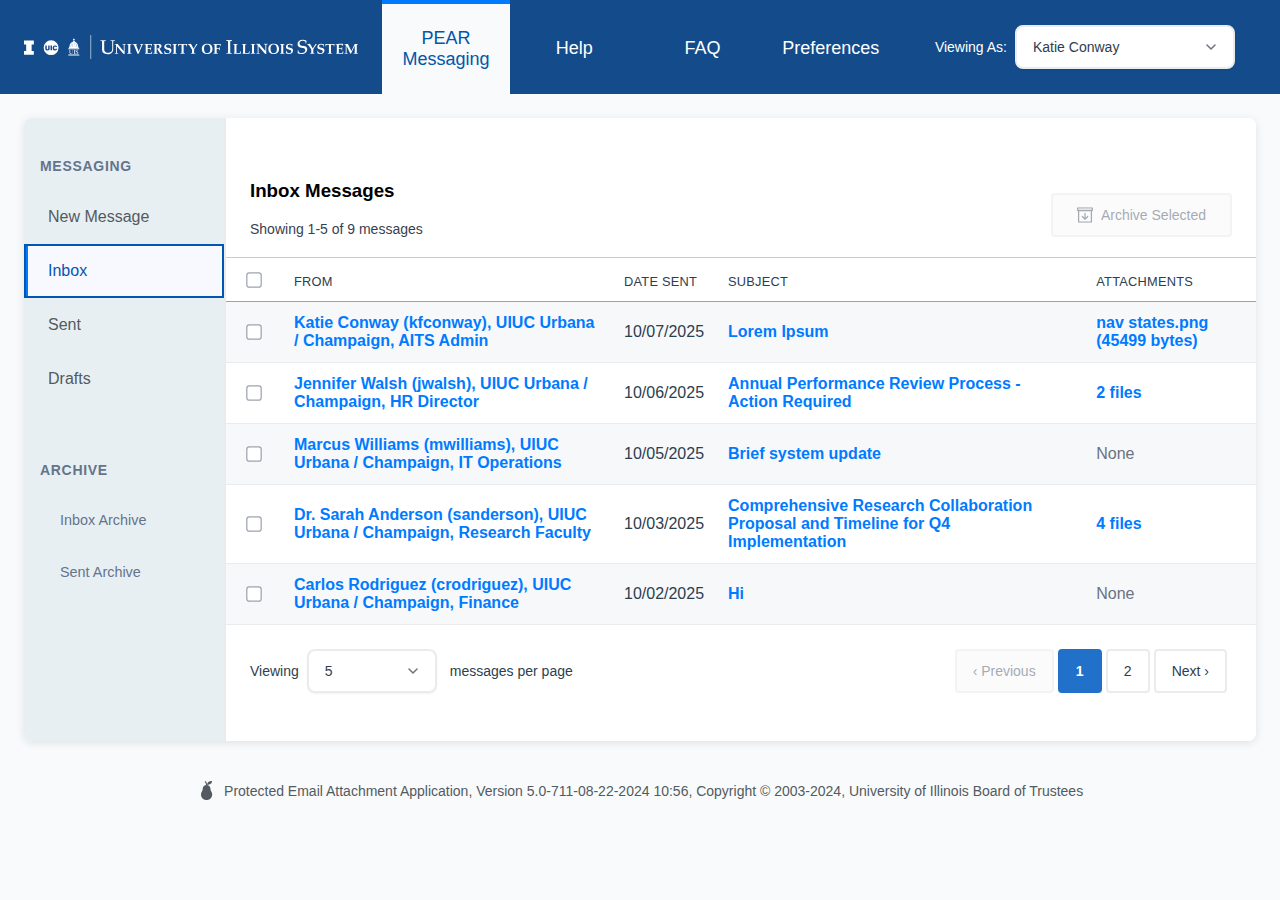
<file: Pear Demo/index.html>
<!DOCTYPE html>
<html lang="en">

<head>
    <meta charset="UTF-8">
    <meta name="viewport" content="width=device-width, initial-scale=1.0">
    <title>PEAR Demo</title>
    <link href="pear-demo.css" rel="stylesheet" />
</head>

<body>
        <!-- Hidden Templates for JavaScript Replacement -->
        <div id="html-templates" style="display: none;" aria-hidden="true">
            
            <!-- Table Row Template -->
            <template id="table-row-template">
                <tr>
                    <td data-cell="Select" class="checkbox-cell">
                        <label class="custom-checkbox">
                            <input type="checkbox" name="row-select" value="" id="" aria-label="">
                            <svg width="16" height="16" viewBox="-4 -4 39 39" aria-hidden="true" focusable="false">
                                <rect class="checkbox__background" width="35" height="35" x="-2" y="-2"
                                    stroke="currentColor" fill="none" stroke-width="3" rx="6" ry="6"></rect>
                                <polyline class="checkbox__checkmark" points="4,14 12,23 28,5" stroke="transparent"
                                    stroke-width="4" fill="none"></polyline>
                            </svg>
                        </label>
                    </td>
                    <td data-cell="From">
                        <button class="ptn-link-button" onclick="" aria-label=""></button>
                    </td>
                    <td data-cell="Date Sent"></td>
                    <td data-cell="Subject">
                        <button class="ptn-link-button" onclick="" aria-label=""></button>
                    </td>
                    <td data-cell="Attachments">
                        <!-- Will be populated with either button or span based on data -->
                    </td>
                </tr>
            </template>
            
            <!-- Pagination Button Templates -->
            <template id="pagination-prev-template">
                <button aria-label="Go to previous page">‹ Previous</button>
            </template>
            
            <template id="pagination-next-template">
                <button aria-label="Go to next page">Next ›</button>
            </template>
            
            <template id="pagination-page-template">
                <button aria-label="Go to page"></button>
            </template>
            
            <!-- Modal Content Templates -->
            <template id="modal-contact-template">
                <div class="modal-detail-item">
                    <div class="modal-detail-label">Enterprise Person name ID</div>
                    <div class="modal-detail-value" data-field="enterprisePersonNameId"></div>
                </div>
                <div class="modal-detail-item">
                    <div class="modal-detail-label">Net IDs</div>
                    <div class="modal-detail-value" data-field="netIds"></div>
                </div>
            </template>
            
            <template id="modal-message-template">
                <div class="modal-detail-column">
    <div class="modal-detail-item">
                        <div class="modal-detail-label">Status</div>
                        <div class="modal-detail-value" data-field="status"></div>
                    </div>
                    <div class="modal-detail-item">
                        <div class="modal-detail-label">Date Sent</div>
                        <div class="modal-detail-value" data-field="dateSent"></div>
                    </div>
                    <div class="modal-detail-item">
                        <div class="modal-detail-label">From</div>
                        <div class="modal-detail-value" data-field="from"></div>
                    </div>
                    <div class="modal-detail-item">
                        <div class="modal-detail-label">To</div>
                        <div class="modal-detail-value" data-field="to"></div>
                    </div>
                    <div class="modal-detail-item">
                        <div class="modal-detail-label">Subject</div>
                        <div class="modal-detail-value" data-field="subject"></div>
                    </div>
                    <div class="modal-detail-item-stacked">
                        <div class="modal-detail-label">Body</div>
                        <div class="modal-detail-value modal-message-body" data-field="body"></div>
                    </div>
                    <div class="modal-detail-item-stacked">
                        <div class="modal-detail-label">Attachments</div>
                        <div class="modal-detail-value" data-field="attachments"></div>
                    </div>
                    <div class="modal-detail-item">
                        <div class="modal-detail-label">Expiration</div>
                        <div class="modal-detail-value" data-field="expiration"></div>
                    </div>
                </div>

                <div class="ptn-modal-btnbar">
                    <button type="button" class="ptn-button">
                        <svg width="16" height="16" viewBox="0 0 28 22" fill="currentColor" aria-hidden="true">
                            <g clip-path="url(#clip0_381_296)">
                                <path d="M14.8037 1.19255C15.1942 0.802031 15.8273 0.802026 16.2178 1.19255L21.7323 6.70707C22.1228 7.09761 22.1228 7.73082 21.7322 8.12133L16.2178 13.6349C15.8273 14.0254 15.1942 14.0254 14.8037 13.6349C14.4132 13.2444 14.4132 12.6114 14.8037 12.2209L18.4805 8.54216H2.73633V20.1007L2.73145 20.2023C2.68046 20.7066 2.25403 21.1005 1.73633 21.1007C1.21841 21.1007 0.792212 20.7068 0.741211 20.2023L0.735352 20.1007V7.54216C0.735352 6.98987 1.18307 6.54216 1.73535 6.54216H18.7383L14.8037 2.60661C14.4132 2.21609 14.4132 1.58307 14.8037 1.19255Z"/>
                                <path d="M20.0684 1.19255C20.4589 0.802031 21.0919 0.802026 21.4824 1.19255L26.9969 6.70707C27.3875 7.09761 27.3875 7.73082 26.9969 8.12133L21.4824 13.6349C21.0919 14.0254 20.4589 14.0254 20.0684 13.6349C19.6778 13.2444 19.6778 12.6114 20.0684 12.2209L24.874 7.41325L20.0684 2.60661C19.6778 2.21609 19.6778 1.58307 20.0684 1.19255Z"/>
                            </g>
                            <defs>
                                <clipPath id="clip0_381_296">
                                    <rect width="28" height="22" fill="white"/>
                                </clipPath>
                            </defs>
                        </svg>
                        Forward
                    </button>
                    <button type="button" class="ptn-button">
                        <svg width="16" height="16" viewBox="0 0 23 23" fill="currentColor" aria-hidden="true">
                            <path d="M21.6533 0C22.2056 0 22.6533 0.447715 22.6533 1V16.5674C22.6533 17.1197 22.2056 17.5674 21.6533 17.5674H7.42548L1.60563 21.9968C0.94731 22.4979 0 22.0284 0 21.2011V1C0 0.447715 0.447715 0 1 0H21.6533ZM2 19.1557L6.41878 15.7647H20.6533V1.80278H2V19.1557Z"/>
                            <path d="M10.3267 10.2119V4.2168C10.3267 3.66451 10.7744 3.2168 11.3267 3.2168C11.8789 3.2168 12.3267 3.66451 12.3267 4.2168V10.2119C12.3267 10.7642 11.8789 11.2119 11.3267 11.2119C10.7744 11.2119 10.3267 10.7642 10.3267 10.2119Z"/>
                            <path d="M10.2769 12.9121L10.2769 12.8389C10.2769 12.259 10.7468 11.7891 11.3267 11.7891C11.9066 11.7891 12.3765 12.259 12.3765 12.8389L12.3765 12.9121C12.3763 13.4919 11.9065 13.9619 11.3267 13.9619C10.7469 13.9619 10.277 13.4919 10.2769 12.9121Z"/>
                        </svg>
                        Notification
                    </button>
                    <button type="button" class="ptn-button">
                        <svg width="16" height="16" viewBox="0 0 25 24" fill="currentColor" aria-hidden="true">
                            <g clip-path="url(#clip0_381_281)">
                                <path d="M3.5 21.9664H21.5V6.01244H3.5V21.9664ZM23.5 22.9664L23.4951 23.069C23.4472 23.5393 23.0729 23.9137 22.6025 23.9615L22.5 23.9664H2.5L2.39746 23.9615C1.92707 23.9137 1.55283 23.5393 1.50488 23.069L1.5 22.9664V5.01245C1.5 4.46016 1.94772 4.01245 2.5 4.01245H22.5L22.6025 4.01733C23.1067 4.06867 23.5 4.49477 23.5 5.01245V22.9664Z"/>
                                <path d="M2.1084 3.92908H22.8916V2.03357H2.1084V3.92908ZM24.8916 4.92908L24.8857 5.03064C24.838 5.50148 24.464 5.87559 23.9932 5.92322L23.8916 5.92908H1.1084L1.00586 5.92322C0.501754 5.87186 0.108398 5.44576 0.108398 4.9281V1.03357C0.108398 0.515893 0.50173 0.0897838 1.00586 0.0384521L1.1084 0.0335693H23.8916L23.9932 0.0384521C24.4976 0.0894494 24.8916 0.515645 24.8916 1.03357V4.92908Z"/>
                                <path d="M12.5089 8.38013C13.0612 8.38013 13.5089 8.82784 13.5089 9.38013V16.1741L16.0353 13.6487C16.4257 13.2583 17.0588 13.2584 17.4494 13.6487C17.8399 14.039 17.8405 14.6721 17.4503 15.0627L13.2072 19.3059C12.8167 19.6964 12.1836 19.6963 11.7931 19.3059L7.54994 15.0627C7.15946 14.6723 7.15946 14.0392 7.54994 13.6487C7.94043 13.2583 8.57354 13.2582 8.964 13.6487L11.5089 16.1936V9.38013C11.5089 8.82797 11.9568 8.38033 12.5089 8.38013Z"/>
                            </g>
                            <defs>
                                <clipPath id="clip0_381_281">
                                    <rect width="25" height="24" fill="white"/>
                                </clipPath>
                            </defs>
                        </svg>
                        Archive
                    </button>
                    <button type="button" class="ptn-button">
                        <svg width="16" height="16" viewBox="0 0 19 20" fill="currentColor" aria-hidden="true">
                            <g clip-path="url(#clip0_381_299)">
                                <path d="M10.4476 18.9897C9.97897 19.4583 9.21896 19.4583 8.75033 18.9897L0.468109 10.7066C0.0776209 10.3161 0.0776369 9.68292 0.468146 9.29241L8.75034 1.01022C9.21897 0.541594 9.97897 0.541594 10.4476 1.01022C10.9162 1.47885 10.9162 2.23886 10.4476 2.70749L3.15463 10.0005L10.4476 17.2924C10.9162 17.7611 10.9162 18.5211 10.4476 18.9897Z"/>
                                <path d="M17.8297 18.9897C17.3611 19.4583 16.601 19.4583 16.1324 18.9897L7.85019 10.7066C7.4597 10.3161 7.45972 9.68292 7.85023 9.29241L16.1324 1.01022C16.601 0.541594 17.3611 0.541594 17.8297 1.01022C18.2983 1.47885 18.2983 2.23886 17.8297 2.70749L10.5367 10.0005L17.8297 17.2924C18.2983 17.7611 18.2983 18.5211 17.8297 18.9897Z"/>
                            </g>
                            <defs>
                                <clipPath id="clip0_381_299">
                                    <rect width="19" height="20" fill="white"/>
                                </clipPath>
                            </defs>
                        </svg>
                        Recall
                    </button>
                </div>
            </template>
            
            <!-- Recipient Pill Template -->
            <template id="recipient-pill-template">
                <span class="ptn-recipient-pill">
                    <span class="ptn-recipient-text" data-field="label"></span>
                    <button class="ptn-recipient-pill-remove" type="button" aria-label="" tabindex="0">×</button>
                </span>
            </template>
            
            <!-- Recipient Option Template -->
            <template id="recipient-option-template">
                <li class="ptn-recipient-option" role="option" id="">
                    <strong data-field="label"></strong><br>
                    <small class="ptn-text-muted">
                        <span data-field="detail"></span> • <span data-field="email"></span>
                    </small>
                </li>
            </template>
            
            <!-- Status Message Template -->
            <template id="status-message-template">
                <div class="ptn-preferences-message" role="status" aria-live="polite">
                    <svg width="16" height="16" viewBox="0 0 16 16" fill="currentColor" aria-hidden="true">
                        <!-- SVG path will be set based on message type -->
                    </svg>
                    <span data-field="message"></span>
                </div>
            </template>
            
        </div>

        <!-- End Hidden Templates -->
        
    <div class="container">
        <div class="ptn-tabs-container">
            <div class="ptn-tabs-header">
                <div class="ptn-logo-section">
                    <img src="logos/Illinois_System_Logo_Horizontal-Rev-RGB.svg"
                         alt="University of Illinois System" 
                         role="img" 
                         aria-label="Illinois System Logo">
                    <!-- Mobile "Viewing As" - appears next to logo on small screens -->
                    <div class="ptn-viewing-as-mobile">
                        <div class="sort-control">
                            <label for="mobile-sort-select">Viewing As:</label>
                            <select id="mobile-sort-select" class="ptn-select" aria-describedby="mobile-sort-description">
                                <option value="from-asc">Katie Conway</option>
                                <option value="from-desc">Lorem Ipsum</option>
                            </select>
                            <div id="mobile-sort-description" class="sr-only">
                                Choose which user to view messages as
                            </div>       
                        </div>
                    </div>
                </div>
                <ul class="ptn-tablist" role="tablist" aria-label="Component examples">
                    <li role="presentation">
                        <button class="ptn-tab" role="tab" aria-selected="true" aria-controls="nav-panel-1" id="nav-tab-1"
                            tabindex="0">
                            PEAR Messaging
                        </button>
                    </li>
                    <li role="presentation">
                        <button class="ptn-tab" role="tab" aria-selected="false" aria-controls="nav-panel-2" id="nav-tab-2"
                            tabindex="-1">
                            Help
                        </button>
                    </li>
                    <li role="presentation">
                        <button class="ptn-tab" role="tab" aria-selected="false" aria-controls="nav-panel-3" id="nav-tab-3"
                            tabindex="-1">
                            FAQ
                        </button>
                    </li>
                    <li role="presentation">
                        <button class="ptn-tab" role="tab" aria-selected="false" aria-controls="nav-panel-4" id="nav-tab-4"
                            tabindex="-1">
                            Preferences
                        </button>
                    </li>
                </ul>
                <div class="ptn-viewing-as">
                    <div class="sort-control">
                        <label for="sort-select">Viewing As:</label>
                        <select id="sort-select" class="ptn-select" aria-describedby="sort-description">
                            <option value="from-asc">Katie Conway</option>
                            <option value="from-desc">Lorem Ipsum</option>
                        </select>
                        <div id="sort-description" class="sr-only">
                            Choose which user to view messages as
                        </div>       
                    </div>
                </div>
            </div>

            <div class="ptn-tabpanel ptn-active" role="tabpanel" id="nav-panel-1" aria-labelledby="nav-tab-1" tabindex="-1">
                
                <div class="ptn-vtabs-container">
            <ul class="ptn-vtablist" role="tablist" aria-label="Vertical navigation tabs" aria-orientation="vertical">
<li role="presentation" class="ptn-messaging-section">
                    <div class="ptn-tab-header">Messaging</div>
                </li>
                <li role="presentation">
                    <button class="ptn-vtab" role="tab" aria-selected="false" aria-controls="ptn-panel-1" id="ptn-tab-1"
                        tabindex="-1">
                        New Message
                    </button>
                </li>
                <li role="presentation">
                    <button class="ptn-vtab" role="tab" aria-selected="true" aria-controls="ptn-panel-2" id="ptn-tab-2"
                        tabindex="0">
                        Inbox
                    </button>
                </li>
                <li role="presentation">
                    <button class="ptn-vtab" role="tab" aria-selected="false" aria-controls="ptn-panel-3" id="ptn-tab-3"
                        tabindex="-1">
                        Sent
                    </button>
                </li>
                <li role="presentation">
                    <button class="ptn-vtab" role="tab" aria-selected="false" aria-controls="ptn-panel-4" id="ptn-tab-4"
                        tabindex="-1">
                        Drafts
                    </button>
                </li>
                <li role="presentation" class="ptn-archive-section">
                    <div class="ptn-tab-header">Archive</div>
                </li>
                <li role="presentation">
                    <button class="ptn-vtab ptn-vtab-archive" role="tab" aria-selected="false" aria-controls="ptn-panel-5" id="ptn-tab-5"
                        tabindex="-1">
                        Inbox Archive
                    </button>
                </li>
                <li role="presentation">
                    <button class="ptn-vtab ptn-vtab-archive" role="tab" aria-selected="false" aria-controls="ptn-panel-6" id="ptn-tab-6"
                        tabindex="-1">
                        Sent Archive
                    </button>
                </li>
                
            </ul>

            <div class="ptn-content-area">


                <div class="ptn-vtabpanel" role="tabpanel" id="ptn-panel-1" aria-labelledby="ptn-tab-1" tabindex="-1">
                    <div class="ptn-message-editor-header">
                        <h3>New Message</h3>
                    </div>
                    
                    <!-- Form with multiple inputs in rows -->
                    <div class="ptn-form-container">
                        <!-- From Field -->
                        <div class="ptn-input-group">
                            <label for="message-from">From</label>
                            <select id="message-from" class="ptn-select" required>
                                <option value="">Select sender...</option>
                                <option value="katie-conway" selected>Katie Conway (kfconway@uillinois.edu)</option>
                                <option value="lorem-ipsum">Lorem Ipsum (lorem@example.com)</option>
                            </select>
                        </div>

                        <!-- To Field -->
                        <div class="ptn-input-group ptn-input-group-with-tooltip">
                            <div class="ptn-label-with-tooltip">
                                <label for="recipient-picker">To</label>
                                <div class="ptn-tooltip-container" data-position="right">
                                    <button class="ptn-tooltip-trigger" data-icon="info" data-style="outlined"
                                        aria-label="Recipient field information"
                                        data-tooltip="Besides last name, you can also search by full name, enterprise ID or UIN.

To search by full name, start with the ':' character, then type all or part of the name and finish with a ':' to trigger the search. The wildcard, '*', is allowed.
Examples: :John Smith:, :J* Smith:, :* Smith:

To search by enterprise ID, start with the '@' character, then type the complete enterprise ID and finish with the '@' character.
Example: @entID01@

To search by net ID, start with the '^' character, then type the complete netID plus the campus domain and finish with the '^' character.
Example: ^netID01@uic.edu^

To search by UIN, start with the '#' character, then type the complete UIN and finish with the '#' character.
Example: #999999999#

To search by EAS group name, start with the '~' character, then type all or part of the name and finish with a '~' to trigger the search. The wildcard, '*', is allowed.
Examples:  ~TestPear~, ~Test*~

To search by Active Directory group name, start with the '!' character, then type ALL of the group name and finish with a '!' to trigger the search. The wildcard, '*', is allowed.
Example:  !AITS Pear Feedback!
">
                                    </button>
                                    <div class="ptn-tooltip-content" role="tooltip" aria-hidden="true"></div>
                                </div>
                            </div>
                            <div class="ptn-recipient-picker" 
                                 id="recipient-picker-wrapper" 
                                 role="combobox" 
                                 aria-haspopup="listbox" 
                                 aria-owns="recipient-listbox" 
                                 aria-expanded="false"
                                 aria-describedby="recipient-instructions">
                                <div class="ptn-recipient-content">
                                    <div class="ptn-recipient-pills" id="recipient-pills"></div>
                                    <input type="text" 
                                           id="recipient-picker" 
                                           class="ptn-recipient-input" 
                                           aria-autocomplete="list" 
                                           aria-controls="recipient-listbox" 
                                           aria-activedescendant="" 
                                           autocomplete="off" 
                                           placeholder="Search and add recipients..." 
                                           aria-describedby="recipient-instructions" />
                                </div>
                                <ul id="recipient-listbox" 
                                    class="ptn-recipient-listbox" 
                                    role="listbox" 
                                    tabindex="-1" 
                                    aria-label="Recipient options"></ul>
                            </div>
                            <div id="recipient-instructions" class="sr-only">
                                Type to search for recipients. Use arrow keys to navigate options, Enter to select, Escape to close. Press Backspace to remove the last recipient when input is empty.
                            </div>
                        </div>
                        
                        <!-- Notification Preferences Section -->
                        <div class="ptn-notification-preferences show" id="notification-preferences">
                            <label for="ptn-recipient-list">Message Recipient Preferences</label>
                            <ul class="ptn-recipient-list" id="recipient-preferences-container">
                                
                                <!-- Jane Smith Preferences -->
                                <li data-recipient-id="1">
                                    <details class="ptn-recipient-preferences">
                                        <summary>
                                            <svg width="16" height="16" viewBox="0 0 16 16" fill="none" xmlns="http://www.w3.org/2000/svg" aria-hidden="true">
                                                <path d="M6 4l4 4-4 4" stroke="var(--mainblue)" stroke-width="2" stroke-linecap="round" stroke-linejoin="round" />
                                            </svg>
                                            <div class="ptn-recipient-info">
                                                <div class="ptn-recipient-name">Jane Smith</div>
                                                <div class="ptn-recipient-status"><span class="ptn-recipient-email">Default</span>&nbsp;&middot;&nbsp;<span class="ptn-recipient-receipt">Receipt</span></div>
                                            </div>
                                        </summary>
                                        <div class="ptn-disclosure-content">
                                <div class="ptn-preference-section">
                                    <div class="ptn-form-field">

                                        <div class="ptn-radio-group" role="radiogroup" aria-labelledby="email-notification-jane-legend">
                                            <label class="ptn-radio-option">
                                                <input type="radio" name="email-notification-jane" value="default" checked>
                                                <span class="ptn-radio-custom"></span>
                                                <span class="ptn-radio-label">Notification to default email address: <strong>jsmith@uiuc.edu</strong></span>
                                            </label>
                                            <label class="ptn-radio-option">
                                                <input type="radio" name="email-notification-jane" value="custom">
                                                <span class="ptn-radio-custom"></span>
                                                <span class="ptn-radio-label">Notification to custom email address:</span>
                                            </label>
                                            <div class="ptn-custom-email-input">
                                                <input type="email" class="ptn-input" placeholder="Enter custom email address..." aria-label="Custom email address for Jane Smith">
                                            </div>
                                            <label class="ptn-radio-option">
                                                <input type="radio" name="email-notification-jane" value="none">
                                                <span class="ptn-radio-custom"></span>
                                                <span class="ptn-radio-label">Do not send email notification to this recipient</span>
                                            </label>
                                        </div>
                                    </div>
                                </div>
                                            
                                            <div class="ptn-preference-section">
                                                <div class="ptn-checkbox-group">
                                                    <label class="ptn-checkbox-option">
                                                        <input type="checkbox" name="view-receipt-jane" value="yes" checked>
                                                        <span class="ptn-checkbox-custom"></span>
                                                        <span class="ptn-checkbox-label">Send view receipt</span>
                                                    </label>
                                                </div>
                                            </div>
                                        </div>
                                    </details>
                                </li>

                                <!-- Nora Martinez Preferences -->
                                <li data-recipient-id="4">
                                    <details class="ptn-recipient-preferences">
                                        <summary>
                                            <svg width="16" height="16" viewBox="0 0 16 16" fill="none" xmlns="http://www.w3.org/2000/svg" aria-hidden="true">
                                                <path d="M6 4l4 4-4 4" stroke="var(--mainblue)" stroke-width="2" stroke-linecap="round" stroke-linejoin="round" />
                                            </svg>
                                            <div class="ptn-recipient-info">
                                                <div class="ptn-recipient-name">Nora Martinez</div>
                                                <div class="ptn-recipient-status"><span class="ptn-recipient-email">Default</span>&nbsp;&middot;&nbsp;<span class="ptn-recipient-receipt">Receipt</span></div>
                                            </div>
                                        </summary>
                                        <div class="ptn-disclosure-content">
                                            <div class="ptn-preference-section">
                                                <div class="ptn-radio-group">
                                                    <label class="ptn-radio-option">
                                                        <input type="radio" name="email-notification-nora" value="default" checked>
                                                        <span class="ptn-radio-custom"></span>
                                                        <span class="ptn-radio-label">Notification to default email address: <strong>nmartinez@uillinois.edu</strong></span>
                                                    </label>
                                                    <label class="ptn-radio-option">
                                                        <input type="radio" name="email-notification-nora" value="custom">
                                                        <span class="ptn-radio-custom"></span>
                                                        <span class="ptn-radio-label">Notification to custom email address:</span>
                                                    </label>
                                                    <div class="ptn-custom-email-input">
                                                        <input type="email" class="ptn-input" placeholder="Enter custom email address..." aria-label="Custom email address for Nora Martinez">
                                                    </div>
                                                    <label class="ptn-radio-option">
                                                        <input type="radio" name="email-notification-nora" value="none">
                                                        <span class="ptn-radio-custom"></span>
                                                        <span class="ptn-radio-label">Do not send email notification to this recipient</span>
                                                    </label>
                                                </div>
                                            </div>
                                            
                                            <div class="ptn-preference-section">
                                                <div class="ptn-checkbox-group">
                                                    <label class="ptn-checkbox-option">
                                                        <input type="checkbox" name="view-receipt-nora" value="yes" checked>
                                                        <span class="ptn-checkbox-custom"></span>
                                                        <span class="ptn-checkbox-label">Send view receipt</span>
                                                    </label>
                                                </div>
                                            </div>
                                        </div>
                                    </details>
                                </li>

                            </ul>
                        </div>
    
    <!-- Subject Field -->
    <div class="ptn-input-group">
        <label for="message-subject">Subject</label>
        <input type="text" id="message-subject" class="ptn-input" placeholder="Enter message subject..." required>
    </div>
    
    <!-- Body Field -->
    <div class="ptn-input-group">
        <label for="message-body">Message Body</label>
        <textarea id="message-body" class="ptn-textarea" placeholder="Type your message here..." required></textarea>
    </div>
    
    <!-- Attachments Field -->
    <div class="ptn-input-group ptn-input-group-with-tooltip">
        <div class="ptn-label-with-tooltip">
            <label for="message-attachments">Attachments</label>
            <div class="ptn-tooltip-container" data-position="right">
                <button class="ptn-tooltip-trigger" data-icon="info" data-style="outlined"
                    aria-label="Attachments field information"
                    data-tooltip="Maximum file size is 20 MB.&#10;&#10;Commas and semi-colons are stripped from the file name.">
                </button>
                <div class="ptn-tooltip-content" role="tooltip" aria-hidden="true"></div>
            </div>
        </div>
        <div class="ptn-file-upload-container">

            
            <!-- File List Display - Demo with sample files -->
            <div class="ptn-file-list" id="attachment-file-list" style="display: block;">
                <h4 class="ptn-file-list-title">Selected Files:</h4>
                <ul class="ptn-file-items" id="attachment-file-items">
                    <li class="ptn-file-item">
                        <div class="ptn-file-item-info">
                            <div class="ptn-file-item-name">Project_Report.pdf</div>
                            <div class="ptn-file-item-size">2.4 MB</div>
                        </div>
                        <button type="button" class="ptn-file-item-remove" aria-label="Remove Project_Report.pdf from attachments">
                            <svg width="44" height="44" viewBox="0 0 44 44" fill="currentColor" aria-hidden="true">
                                <path d="M15 33.4284H29V17.4284H15V33.4284ZM31 34.4284L30.9951 34.5309C30.9472 35.0014 30.573 35.3756 30.1025 35.4235L30 35.4284H14C13.4823 35.4284 13.0562 35.0351 13.0049 34.5309L13 34.4284V16.4284C13 15.8761 13.4477 15.4284 14 15.4284H30L30.1025 15.4333C30.6067 15.4846 31 15.9107 31 16.4284V34.4284Z" fill="currentColor"/>
                                <path d="M14 15.5025H30V13.607H14V15.5025ZM32 16.5025L31.9951 16.6041C31.9474 17.0747 31.5731 17.4487 31.1025 17.4966L31 17.5025H13L12.8975 17.4966C12.3934 17.4453 12 17.0192 12 16.5015V12.607C12 12.0547 12.4477 11.607 13 11.607H31L31.1025 11.6119C31.6067 11.6632 32 12.0893 32 12.607V16.5025Z" fill="currentColor"/>
                                <path d="M20 11.5716H24V10.5716H20V11.5716ZM26 12.5716C26 13.1239 25.5523 13.5716 25 13.5716H19C18.4823 13.5716 18.0562 13.1783 18.0049 12.6741L18 12.5716V9.57159C18 9.01931 18.4477 8.57159 19 8.57159H25C25.5523 8.57159 26 9.01931 26 9.57159V12.5716Z" fill="currentColor"/>
                                <path d="M19.1614 30.4284C19.1614 30.9807 18.7137 31.4284 18.1614 31.4284C17.6091 31.4284 17.1614 30.9807 17.1614 30.4284L17.1614 20.4284C17.1614 19.8761 17.6091 19.4284 18.1614 19.4284C18.7137 19.4284 19.1614 19.8761 19.1614 20.4284L19.1614 30.4284Z" fill="currentColor"/>
                                <path d="M23.0037 30.4284C23.0037 30.9807 22.5559 31.4284 22.0037 31.4284C21.4514 31.4284 21.0037 30.9807 21.0037 30.4284L21.0037 20.4284C21.0037 19.8761 21.4514 19.4284 22.0037 19.4284C22.5559 19.4284 23.0037 19.8761 23.0037 20.4284L23.0037 30.4284Z" fill="currentColor"/>
                                <path d="M26.8457 30.4284C26.8457 30.9807 26.398 31.4284 25.8457 31.4284C25.2934 31.4284 24.8457 30.9807 24.8457 30.4284L24.8457 20.4284C24.8457 19.8761 25.2934 19.4284 25.8457 19.4284C26.398 19.4284 26.8457 19.8761 26.8457 20.4284L26.8457 30.4284Z" fill="currentColor"/>
                                <path d="M41 22C41 11.5066 32.4934 3 22 3C11.5066 3 3 11.5066 3 22C3 32.4934 11.5066 41 22 41V44C9.84974 44 0 34.1503 0 22C0 9.84974 9.84974 0 22 0C34.1503 0 44 9.84974 44 22C44 34.1503 34.1503 44 22 44V41C32.4934 41 41 32.4934 41 22Z" fill="currentColor"/>
                            </svg>
                        </button>
                    </li>
                    <li class="ptn-file-item">
                        <div class="ptn-file-item-info">
                            <div class="ptn-file-item-name">Meeting_Notes.docx</div>
                            <div class="ptn-file-item-size">156 KB</div>
                        </div>
                        <button type="button" class="ptn-file-item-remove" aria-label="Remove Meeting_Notes.docx from attachments">
                            <svg width="44" height="44" viewBox="0 0 44 44" fill="currentColor" aria-hidden="true">
                                <path d="M15 33.4284H29V17.4284H15V33.4284ZM31 34.4284L30.9951 34.5309C30.9472 35.0014 30.573 35.3756 30.1025 35.4235L30 35.4284H14C13.4823 35.4284 13.0562 35.0351 13.0049 34.5309L13 34.4284V16.4284C13 15.8761 13.4477 15.4284 14 15.4284H30L30.1025 15.4333C30.6067 15.4846 31 15.9107 31 16.4284V34.4284Z" fill="currentColor"/>
                                <path d="M14 15.5025H30V13.607H14V15.5025ZM32 16.5025L31.9951 16.6041C31.9474 17.0747 31.5731 17.4487 31.1025 17.4966L31 17.5025H13L12.8975 17.4966C12.3934 17.4453 12 17.0192 12 16.5015V12.607C12 12.0547 12.4477 11.607 13 11.607H31L31.1025 11.6119C31.6067 11.6632 32 12.0893 32 12.607V16.5025Z" fill="currentColor"/>
                                <path d="M20 11.5716H24V10.5716H20V11.5716ZM26 12.5716C26 13.1239 25.5523 13.5716 25 13.5716H19C18.4823 13.5716 18.0562 13.1783 18.0049 12.6741L18 12.5716V9.57159C18 9.01931 18.4477 8.57159 19 8.57159H25C25.5523 8.57159 26 9.01931 26 9.57159V12.5716Z" fill="currentColor"/>
                                <path d="M19.1614 30.4284C19.1614 30.9807 18.7137 31.4284 18.1614 31.4284C17.6091 31.4284 17.1614 30.9807 17.1614 30.4284L17.1614 20.4284C17.1614 19.8761 17.6091 19.4284 18.1614 19.4284C18.7137 19.4284 19.1614 19.8761 19.1614 20.4284L19.1614 30.4284Z" fill="currentColor"/>
                                <path d="M23.0037 30.4284C23.0037 30.9807 22.5559 31.4284 22.0037 31.4284C21.4514 31.4284 21.0037 30.9807 21.0037 30.4284L21.0037 20.4284C21.0037 19.8761 21.4514 19.4284 22.0037 19.4284C22.5559 19.4284 23.0037 19.8761 23.0037 20.4284L23.0037 30.4284Z" fill="currentColor"/>
                                <path d="M26.8457 30.4284C26.8457 30.9807 26.398 31.4284 25.8457 31.4284C25.2934 31.4284 24.8457 30.9807 24.8457 30.4284L24.8457 20.4284C24.8457 19.8761 25.2934 19.4284 25.8457 19.4284C26.398 19.4284 26.8457 19.8761 26.8457 20.4284L26.8457 30.4284Z" fill="currentColor"/>
                                <path d="M41 22C41 11.5066 32.4934 3 22 3C11.5066 3 3 11.5066 3 22C3 32.4934 11.5066 41 22 41V44C9.84974 44 0 34.1503 0 22C0 9.84974 9.84974 0 22 0C34.1503 0 44 9.84974 44 22C44 34.1503 34.1503 44 22 44V41C32.4934 41 41 32.4934 41 22Z" fill="currentColor"/>
                            </svg>
                        </button>
                    </li>
                </ul>
            </div>
                        <input type="file" id="message-attachments" class="ptn-file-input-hidden" multiple accept=".pdf,.doc,.docx,.txt,.jpg,.jpeg,.png,.gif">
            <button type="button" class="ptn-button ptn-file-upload-button" onclick="document.getElementById('message-attachments').click()">
                <svg width="16" height="16" viewBox="0 0 25 24" fill="currentColor" aria-hidden="true">
                    <g clip-path="url(#clip0_381_291)">
                        <path d="M24.4199 21.1632C24.4199 22.3782 23.4348 23.3634 22.2197 23.3634H2.21973C1.0047 23.3634 0.0195312 22.3782 0.0195312 21.1632V14.6222C0.0195312 13.9595 0.556985 13.422 1.21973 13.422C1.88247 13.422 2.41992 13.9595 2.41992 14.6222V20.964H22.0195V14.6222C22.0195 13.9595 22.557 13.422 23.2197 13.422C23.8825 13.422 24.4199 13.9595 24.4199 14.6222V21.1632Z"/>
                        <path d="M20.1958 7.81201C20.6968 8.31303 20.6967 9.12586 20.1958 9.62693C19.6948 10.1278 18.8825 10.1278 18.3815 9.62693L13.5269 4.77171L13.5269 15.3392C13.5267 16.0476 12.9523 16.6222 12.2439 16.6222C11.5354 16.6222 10.961 16.0476 10.9609 15.3392L10.9609 4.72409L6.05803 9.62692C5.55702 10.1278 4.74477 10.1278 4.24374 9.62692C3.74274 9.12587 3.7427 8.31305 4.24374 7.81201L10.8053 1.25046C11.5863 0.469432 12.8526 0.469407 13.6337 1.2504L20.1958 7.81201Z"/>
                    </g>
                    <defs>
                        <clipPath id="clip0_381_291">
                            <rect width="25" height="24" fill="white"/>
                        </clipPath>
                    </defs>
                </svg>
                Add Attachments
            </button>
        </div>
    </div>
    
    <!-- Message Retention Options -->
    <div class="ptn-input-group">
            <h4 class="ptn-form-label ptn-radio-group-title" id="message-retention-title">Message Retention</h4>
            <div class="ptn-radio-group" role="radiogroup" aria-labelledby="message-retention-title">
                <label class="ptn-radio-option">
                    <input type="radio" name="message-retention" value="purge-days" id="retention-purge">
                    <div class="ptn-radio-custom"></div>
                    <span class="ptn-radio-label">
                        Purge this message in 
                        <input type="number" id="purge-days" class="ptn-input ptn-form-input short" min="1" max="365" value="30" style="display: inline; width: 80px; margin: 0 0.5rem;"> 
                        days
                    </span>
                </label>
                
                <label class="ptn-radio-option">
                    <input type="radio" name="message-retention" value="keep-forever" id="retention-keep" checked>
                    <div class="ptn-radio-custom"></div>
                    <span class="ptn-radio-label">Keep this message forever</span>
                </label>
            </div>
    </div>
    
    <!-- Form Actions -->
    <div class="ptn-button-group ptn-tab-footer">
        <button type="submit" class="ptn-button ptn-button-primary">
            <svg width="16" height="16" viewBox="0 0 24 24" fill="currentColor" aria-hidden="true">
                <path d="M0.140438 3.83831C-0.536795 1.51733 1.35533 -0.692017 3.25274 0.203975L22.077 9.09814C24.095 10.0516 24.095 13.5012 22.077 14.4547L3.25274 23.3488C1.35531 24.2449 -0.536858 22.0355 0.140438 19.7145L2.43634 11.849C2.44997 11.8021 2.44998 11.7507 2.43634 11.7039L0.140438 3.83831ZM2.34942 2.66461C2.322 2.67204 2.2897 2.69091 2.26056 2.72477C2.23131 2.75892 2.21395 2.79794 2.20684 2.83094C2.20107 2.85785 2.19843 2.8958 2.21563 2.9548L4.40216 10.4476H21.2147C21.822 10.4478 22.3143 11.0433 22.3143 11.777C22.3141 12.5105 21.8219 13.1051 21.2147 13.1052H4.40216L2.21563 20.598C2.19842 20.657 2.20107 20.695 2.20684 20.7219C2.21395 20.7549 2.23131 20.7939 2.26056 20.828C2.28971 20.8619 2.32199 20.8808 2.34942 20.8882C2.3719 20.8943 2.40365 20.8969 2.45196 20.8741L21.2762 11.9799C21.33 11.9544 21.3514 11.924 21.3631 11.902C21.3783 11.8734 21.3904 11.8301 21.3904 11.777C21.3904 11.7236 21.3783 11.6795 21.3631 11.6508C21.3514 11.6288 21.33 11.5984 21.2762 11.5729L2.45196 2.67877C2.40366 2.65595 2.3719 2.65854 2.34942 2.66461Z"/>
            </svg>
            Send Message
        </button>
        <button type="button" class="ptn-button">
            <svg width="16" height="16" viewBox="0 0 25 23" fill="currentColor" aria-hidden="true">
                <path d="M24.4004 20.4985C24.4004 21.7136 23.4152 22.6987 22.2002 22.6987H2.2002C0.98517 22.6987 0 21.7136 0 20.4985V13.9575C0 13.2948 0.537454 12.7573 1.2002 12.7573C1.86294 12.7573 2.40039 13.2948 2.40039 13.9575V20.2993H22V13.9575C22 13.2948 22.5375 12.7573 23.2002 12.7573C23.8629 12.7573 24.4004 13.2948 24.4004 13.9575V20.4985Z"/>
                <path d="M4.22413 8.81018C3.72311 8.30916 3.72318 7.49633 4.22413 6.99527C4.72515 6.49441 5.5374 6.49441 6.03841 6.99527L10.893 11.8505L10.893 1.28303C10.8932 0.574595 11.4676 3.2607e-05 12.176 -4.66907e-06C12.8845 -4.59868e-06 13.4589 0.574572 13.4591 1.28303L13.4591 11.8981L18.3619 6.99527C18.8629 6.49439 19.6752 6.49442 20.1762 6.99527C20.6772 7.49633 20.6772 8.30914 20.1762 8.81018L13.6146 15.3717C12.8336 16.1528 11.5673 16.1528 10.7863 15.3718L4.22413 8.81018Z"/>
            </svg>
            Save as Draft
        </button>
    </div>
</div>
                </div>                    <div class="ptn-vtabpanel ptn-active ptn-no-horizontal-padding" role="tabpanel" id="ptn-panel-2" aria-labelledby="ptn-tab-2"
                    tabindex="-1">
                    <!-- <h3>Inbox</h3> -->
                     
                     
                    <div class="ptn-table-controls">

                        <div>
                        <h3>Inbox Messages</h3>
                        
                        <div class="table-info" role="status" aria-live="polite">
                            <span id="results-info">Showing messages</span>
                        </div>
                        </div>
                        <div>
                         <button class="ptn-button" id="archive-selected-btn-inbox" disabled onclick="showArchiveModal()">
                            <svg width="16" height="16" viewBox="0 0 25 24" fill="currentColor" xmlns="http://www.w3.org/2000/svg" aria-hidden="true">
                                <g clip-path="url(#clip0_381_281)">
                                    <path d="M3.5 21.9664H21.5V6.01244H3.5V21.9664ZM23.5 22.9664L23.4951 23.069C23.4472 23.5393 23.0729 23.9137 22.6025 23.9615L22.5 23.9664H2.5L2.39746 23.9615C1.92707 23.9137 1.55283 23.5393 1.50488 23.069L1.5 22.9664V5.01245C1.5 4.46016 1.94772 4.01245 2.5 4.01245H22.5L22.6025 4.01733C23.1067 4.06867 23.5 4.49477 23.5 5.01245V22.9664Z"/>
                                    <path d="M2.1084 3.92908H22.8916V2.03357H2.1084V3.92908ZM24.8916 4.92908L24.8857 5.03064C24.838 5.50148 24.464 5.87559 23.9932 5.92322L23.8916 5.92908H1.1084L1.00586 5.92322C0.501754 5.87186 0.108398 5.44576 0.108398 4.9281V1.03357C0.108398 0.515893 0.50173 0.0897838 1.00586 0.0384521L1.1084 0.0335693H23.8916L23.9932 0.0384521C24.4976 0.0894494 24.8916 0.515645 24.8916 1.03357V4.92908Z"/>
                                    <path d="M12.5089 8.38013C13.0612 8.38013 13.5089 8.82784 13.5089 9.38013V16.1741L16.0353 13.6487C16.4257 13.2583 17.0588 13.2584 17.4494 13.6487C17.8399 14.039 17.8405 14.6721 17.4503 15.0627L13.2072 19.3059C12.8167 19.6964 12.1836 19.6963 11.7931 19.3059L7.54994 15.0627C7.15946 14.6723 7.15946 14.0392 7.54994 13.6487C7.94043 13.2583 8.57354 13.2582 8.964 13.6487L11.5089 16.1936V9.38013C11.5089 8.82797 11.9568 8.38033 12.5089 8.38013Z"/>
                                </g>
                                <defs>
                                    <clipPath id="clip0_381_281">
                                        <rect width="25" height="24" fill="white"/>
                                    </clipPath>
                                </defs>
                            </svg>
                            Archive Selected
                        </button>               
                        </div>
                    </div>

                    <div class="mobile-select-all">
                        <label class="custom-checkbox">
                            <input type="checkbox" id="select-all-mobile-inbox" aria-label="Select all rows">
                            <svg width="16" height="16" viewBox="-4 -4 39 39" aria-hidden="true" focusable="false">
                                <rect class="checkbox__background" width="35" height="35" x="-2" y="-2" stroke="currentColor" fill="none" stroke-width="3" rx="6" ry="6"></rect>
                                <polyline class="checkbox__checkmark" points="4,14 12,23 28,5" stroke="transparent" stroke-width="4" fill="none"></polyline>
                            </svg>
                            <span>Select All Messages</span>
                        </label>
                    </div>

                    <div class="ptn-table-outline">
                        <table class="ptn-table">
                            <caption class="sr-only">Inbox Messages - Current Messages</caption>
                            <thead>
                                <tr>
                                    <th scope="col" class="checkbox-cell">
                                        <label class="custom-checkbox">
                                            <input type="checkbox" id="select-all-inbox" aria-label="Select all rows">
                                            <svg width="16" height="16" viewBox="-4 -4 39 39" aria-hidden="true" focusable="false">
                                                <rect class="checkbox__background" width="35" height="35" x="-2" y="-2" stroke="currentColor" fill="none" stroke-width="3" rx="6" ry="6"></rect>
                                                <polyline class="checkbox__checkmark" points="4,14 12,23 28,5" stroke="transparent" stroke-width="4" fill="none"></polyline>
                                            </svg>
                                        </label>
                                    </th>
                                    <th scope="col">From</th>
                                    <th scope="col">Date Sent</th>
                                    <th scope="col">Subject</th>
                                    <th scope="col">Attachments</th>
                                </tr>
                            </thead>
                            <tbody>
                                <tr data-row-id="msg-1" onclick="openMessageModal(this)">
                                    <td class="checkbox-cell">
                                        <label class="custom-checkbox">
                                            <input type="checkbox" name="row-select" aria-label="Select message from Alice Johnson about Quarterly Report">
                                            <svg width="16" height="16" viewBox="-4 -4 39 39" aria-hidden="true" focusable="false">
                                                <rect class="checkbox__background" width="35" height="35" x="-2" y="-2" stroke="currentColor" fill="none" stroke-width="3" rx="6" ry="6"></rect>
                                                <polyline class="checkbox__checkmark" points="4,14 12,23 28,5" stroke="transparent" stroke-width="4" fill="none"></polyline>
                                            </svg>
                                        </label>
                                    </td>
                                    <td>Alice Johnson</td>
                                    <td>Jan 15, 2024</td>
                                    <td>Quarterly Report Submission</td>
                                    <td>
                                        <svg width="16" height="16" viewBox="0 0 24 24" fill="currentColor" aria-hidden="true">
                                            <path d="M14,2H6A2,2 0 0,0 4,4V20A2,2 0 0,0 6,22H18A2,2 0 0,0 20,20V8L14,2M18,20H6V4H13V9H18V20Z" />
                                        </svg>
                                        <span class="sr-only">Has attachment</span>
                                    </td>
                                </tr>
                                <tr data-row-id="msg-2" onclick="openMessageModal(this)">
                                    <td class="checkbox-cell">
                                        <label class="custom-checkbox">
                                            <input type="checkbox" name="row-select" aria-label="Select message from Bob Smith about Meeting Schedule">
                                            <svg width="16" height="16" viewBox="-4 -4 39 39" aria-hidden="true" focusable="false">
                                                <rect class="checkbox__background" width="35" height="35" x="-2" y="-2" stroke="currentColor" fill="none" stroke-width="3" rx="6" ry="6"></rect>
                                                <polyline class="checkbox__checkmark" points="4,14 12,23 28,5" stroke="transparent" stroke-width="4" fill="none"></polyline>
                                            </svg>
                                        </label>
                                    </td>
                                    <td>Bob Smith</td>
                                    <td>Jan 14, 2024</td>
                                    <td>Team Meeting Schedule Update</td>
                                    <td></td>
                                </tr>
                                <tr data-row-id="msg-3" onclick="openMessageModal(this)">
                                    <td class="checkbox-cell">
                                        <label class="custom-checkbox">
                                            <input type="checkbox" name="row-select" aria-label="Select message from Carol Davis about Project Deadline">
                                            <svg width="16" height="16" viewBox="-4 -4 39 39" aria-hidden="true" focusable="false">
                                                <rect class="checkbox__background" width="35" height="35" x="-2" y="-2" stroke="currentColor" fill="none" stroke-width="3" rx="6" ry="6"></rect>
                                                <polyline class="checkbox__checkmark" points="4,14 12,23 28,5" stroke="transparent" stroke-width="4" fill="none"></polyline>
                                            </svg>
                                        </label>
                                    </td>
                                    <td>Carol Davis</td>
                                    <td>Jan 13, 2024</td>
                                    <td>Project Deadline Extension Request</td>
                                    <td>
                                        <svg width="16" height="16" viewBox="0 0 24 24" fill="currentColor" aria-hidden="true">
                                            <path d="M14,2H6A2,2 0 0,0 4,4V20A2,2 0 0,0 6,22H18A2,2 0 0,0 20,20V8L14,2M18,20H6V4H13V9H18V20Z" />
                                        </svg>
                                        <span class="sr-only">Has attachment</span>
                                    </td>
                                </tr>
                                <tr data-row-id="msg-4" onclick="openMessageModal(this)">
                                    <td class="checkbox-cell">
                                        <label class="custom-checkbox">
                                            <input type="checkbox" name="row-select" aria-label="Select message from David Wilson about Budget Review">
                                            <svg width="16" height="16" viewBox="-4 -4 39 39" aria-hidden="true" focusable="false">
                                                <rect class="checkbox__background" width="35" height="35" x="-2" y="-2" stroke="currentColor" fill="none" stroke-width="3" rx="6" ry="6"></rect>
                                                <polyline class="checkbox__checkmark" points="4,14 12,23 28,5" stroke="transparent" stroke-width="4" fill="none"></polyline>
                                            </svg>
                                        </label>
                                    </td>
                                    <td>David Wilson</td>
                                    <td>Jan 12, 2024</td>
                                    <td>Annual Budget Review</td>
                                    <td></td>
                                </tr>
                                <tr data-row-id="msg-5" onclick="openMessageModal(this)">
                                    <td class="checkbox-cell">
                                        <label class="custom-checkbox">
                                            <input type="checkbox" name="row-select" aria-label="Select message from Eva Martinez about Training Session">
                                            <svg width="16" height="16" viewBox="-4 -4 39 39" aria-hidden="true" focusable="false">
                                                <rect class="checkbox__background" width="35" height="35" x="-2" y="-2" stroke="currentColor" fill="none" stroke-width="3" rx="6" ry="6"></rect>
                                                <polyline class="checkbox__checkmark" points="4,14 12,23 28,5" stroke="transparent" stroke-width="4" fill="none"></polyline>
                                            </svg>
                                        </label>
                                    </td>
                                    <td>Eva Martinez</td>
                                    <td>Jan 11, 2024</td>
                                    <td>Mandatory Training Session Reminder</td>
                                    <td>
                                        <svg width="16" height="16" viewBox="0 0 24 24" fill="currentColor" aria-hidden="true">
                                            <path d="M14,2H6A2,2 0 0,0 4,4V20A2,2 0 0,0 6,22H18A2,2 0 0,0 20,20V8L14,2M18,20H6V4H13V9H18V20Z" />
                                        </svg>
                                        <span class="sr-only">Has attachment</span>
                                    </td>
                                </tr>
                            </tbody>
                        </table>
                    </div>

                    <div class="pagination-container">
                        <!-- <div class="pagination-info" role="status" aria-live="polite">
                            <span id="pagination-info">Showing entries</span>
                        </div> -->
                        <div class="records-per-page-control">
                            <label for="records-per-page-select">Viewing</label>
                            <select id="records-per-page-select" class="ptn-select" aria-describedby="records-per-page-description">
                                <option value="5" selected>5</option>
                                <option value="10">10</option>
                                <option value="50">50</option>
                                <option value="100">100</option>
                            </select>
                            <label>messages per page</label>
                            <div id="records-per-page-description" class="sr-only">
                                Choose how many messages to display per page
                            </div>
                        </div>
                        <nav class="pagination" aria-label="Inbox table pagination navigation" id="pagination">
                            <button class="pagination-button pagination-prev" disabled aria-label="Go to previous page">
                                <svg width="16" height="16" viewBox="0 0 24 24" fill="none" stroke="currentColor" stroke-width="2" stroke-linecap="round" stroke-linejoin="round" aria-hidden="true">
                                    <polyline points="15,18 9,12 15,6"></polyline>
                                </svg>
                                Previous
                            </button>
                            <button class="pagination-button pagination-current" disabled aria-label="Current page, page 1" aria-current="page">
                                1
                            </button>
                            <button class="pagination-button pagination-next" disabled aria-label="Go to next page">
                                Next
                                <svg width="16" height="16" viewBox="0 0 24 24" fill="none" stroke="currentColor" stroke-width="2" stroke-linecap="round" stroke-linejoin="round" aria-hidden="true">
                                    <polyline points="9,18 15,12 9,6"></polyline>
                                </svg>
                            </button>
                        </nav>
                    </div>

                    <div id="table-announcements" class="sr-only" aria-live="polite" aria-atomic="true"></div>

                    <!-- Message Detail View for Inbox -->
                    <div class="ptn-message-detail-view">
                        <div class="ptn-message-detail-header">
                            <button class="ptn-button ptn-button-primary ptn-button-icon" onclick="showTableView('ptn-panel-2')">
                                <svg width="16" height="16" viewBox="0 0 24 24" fill="none" stroke="currentColor" stroke-width="2" stroke-linecap="round" stroke-linejoin="round" aria-hidden="true">
                                    <polyline points="15,18 9,12 15,6"></polyline>
                                </svg>
                            </button>
                            <h3>Message Details</h3>
                                                        <div class="ptn-message-detail-actions">
                                <button type="button" class="ptn-button">
                                    <svg width="16" height="16" viewBox="0 0 28 22" fill="currentColor" aria-hidden="true">
                                        <g clip-path="url(#clip0_381_296)">
                                            <path d="M14.8037 1.19255C15.1942 0.802031 15.8273 0.802026 16.2178 1.19255L21.7323 6.70707C22.1228 7.09761 22.1228 7.73082 21.7322 8.12133L16.2178 13.6349C15.8273 14.0254 15.1942 14.0254 14.8037 13.6349C14.4132 13.2444 14.4132 12.6114 14.8037 12.2209L18.4805 8.54216H2.73633V20.1007L2.73145 20.2023C2.68046 20.7066 2.25403 21.1005 1.73633 21.1007C1.21841 21.1007 0.792212 20.7068 0.741211 20.2023L0.735352 20.1007V7.54216C0.735352 6.98987 1.18307 6.54216 1.73535 6.54216H18.7383L14.8037 2.60661C14.4132 2.21609 14.4132 1.58307 14.8037 1.19255Z"/>
                                            <path d="M20.0684 1.19255C20.4589 0.802031 21.0919 0.802026 21.4824 1.19255L26.9969 6.70707C27.3875 7.09761 27.3875 7.73082 26.9969 8.12133L21.4824 13.6349C21.0919 14.0254 20.4589 14.0254 20.0684 13.6349C19.6778 13.2444 19.6778 12.6114 20.0684 12.2209L24.874 7.41325L20.0684 2.60661C19.6778 2.21609 19.6778 1.58307 20.0684 1.19255Z"/>
                                        </g>
                                        <defs>
                                            <clipPath id="clip0_381_296">
                                                <rect width="28" height="22" fill="white"/>
                                            </clipPath>
                                        </defs>
                                    </svg>
                                    Forward
                                </button>
                                <button type="button" class="ptn-button" onclick="openModal('notificationModal')">
                                    <svg width="16" height="16" viewBox="0 0 23 23" fill="currentColor" aria-hidden="true">
                                        <path d="M21.6533 0C22.2056 0 22.6533 0.447715 22.6533 1V16.5674C22.6533 17.1197 22.2056 17.5674 21.6533 17.5674H7.42548L1.60563 21.9968C0.94731 22.4979 0 22.0284 0 21.2011V1C0 0.447715 0.447715 0 1 0H21.6533ZM2 19.1557L6.41878 15.7647H20.6533V1.80278H2V19.1557Z"/>
                                        <path d="M10.3267 10.2119V4.2168C10.3267 3.66451 10.7744 3.2168 11.3267 3.2168C11.8789 3.2168 12.3267 3.66451 12.3267 4.2168V10.2119C12.3267 10.7642 11.8789 11.2119 11.3267 11.2119C10.7744 11.2119 10.3267 10.7642 10.3267 10.2119Z"/>
                                        <path d="M10.2769 12.9121L10.2769 12.8389C10.2769 12.259 10.7468 11.7891 11.3267 11.7891C11.9066 11.7891 12.3765 12.259 12.3765 12.8389L12.3765 12.9121C12.3763 13.4919 11.9065 13.9619 11.3267 13.9619C10.7469 13.9619 10.277 13.4919 10.2769 12.9121Z"/>
                                    </svg>
                                    Notification
                                </button>
                                <button type="button" class="ptn-button">
                                    <svg width="16" height="16" viewBox="0 0 25 24" fill="currentColor" aria-hidden="true">
                                        <g clip-path="url(#clip0_381_281)">
                                            <path d="M3.5 21.9664H21.5V6.01244H3.5V21.9664ZM23.5 22.9664L23.4951 23.069C23.4472 23.5393 23.0729 23.9137 22.6025 23.9615L22.5 23.9664H2.5L2.39746 23.9615C1.92707 23.9137 1.55283 23.5393 1.50488 23.069L1.5 22.9664V5.01245C1.5 4.46016 1.94772 4.01245 2.5 4.01245H22.5L22.6025 4.01733C23.1067 4.06867 23.5 4.49477 23.5 5.01245V22.9664Z"/>
                                            <path d="M2.1084 3.92908H22.8916V2.03357H2.1084V3.92908ZM24.8916 4.92908L24.8857 5.03064C24.838 5.50148 24.464 5.87559 23.9932 5.92322L23.8916 5.92908H1.1084L1.00586 5.92322C0.501754 5.87186 0.108398 5.44576 0.108398 4.9281V1.03357C0.108398 0.515893 0.50173 0.0897838 1.00586 0.0384521L1.1084 0.0335693H23.8916L23.9932 0.0384521C24.4976 0.0894494 24.8916 0.515645 24.8916 1.03357V4.92908Z"/>
                                            <path d="M12.5089 8.38013C13.0612 8.38013 13.5089 8.82784 13.5089 9.38013V16.1741L16.0353 13.6487C16.4257 13.2583 17.0588 13.2584 17.4494 13.6487C17.8399 14.039 17.8405 14.6721 17.4503 15.0627L13.2072 19.3059C12.8167 19.6964 12.1836 19.6963 11.7931 19.3059L7.54994 15.0627C7.15946 14.6723 7.15946 14.0392 7.54994 13.6487C7.94043 13.2583 8.57354 13.2582 8.964 13.6487L11.5089 16.1936V9.38013C11.5089 8.82797 11.9568 8.38033 12.5089 8.38013Z"/>
                                        </g>
                                        <defs>
                                            <clipPath id="clip0_381_281">
                                                <rect width="25" height="24" fill="white"/>
                                            </clipPath>
                                        </defs>
                                    </svg>
                                    Archive
                                </button>
                                <button type="button" class="ptn-button" onclick="openModal('recallConfirmModal')">
                                    <svg width="16" height="16" viewBox="0 0 19 20" fill="currentColor" aria-hidden="true">
                                        <g clip-path="url(#clip0_381_299)">
                                            <path d="M10.4476 18.9897C9.97897 19.4583 9.21896 19.4583 8.75033 18.9897L0.468109 10.7066C0.0776209 10.3161 0.0776369 9.68292 0.468146 9.29241L8.75034 1.01022C9.21897 0.541594 9.97897 0.541594 10.4476 1.01022C10.9162 1.47885 10.9162 2.23886 10.4476 2.70749L3.15463 10.0005L10.4476 17.2924C10.9162 17.7611 10.9162 18.5211 10.4476 18.9897Z"/>
                                            <path d="M17.8297 18.9897C17.3611 19.4583 16.601 19.4583 16.1324 18.9897L7.85019 10.7066C7.4597 10.3161 7.45972 9.68292 7.85023 9.29241L16.1324 1.01022C16.601 0.541594 17.3611 0.541594 17.8297 1.01022C18.2983 1.47885 18.2983 2.23886 17.8297 2.70749L10.5367 10.0005L17.8297 17.2924C18.2983 17.7611 18.2983 18.5211 17.8297 18.9897Z"/>
                                        </g>
                                        <defs>
                                            <clipPath id="clip0_381_299">
                                                <rect width="19" height="20" fill="white"/>
                                            </clipPath>
                                        </defs>
                                    </svg>
                                    Recall
                                </button>
                            </div>
                        </div>
                            <div class="ptn-message-detail-content">
                                <div class="ptn-message-detail-field">
                                    <div class="ptn-message-detail-label">Status</div>
                                    <div class="ptn-message-detail-value" data-field="status"></div>
                                </div>
                                <div class="ptn-message-detail-field">
                                    <div class="ptn-message-detail-label">Date Sent</div>
                                    <div class="ptn-message-detail-value" data-field="dateSent"></div>
                                </div>
                                <div class="ptn-message-detail-field">
                                    <div class="ptn-message-detail-label">From</div>
                                    <div class="ptn-message-detail-value" data-field="from"></div>
                                </div>
                                <div class="ptn-message-detail-field">
                                    <div class="ptn-message-detail-label">To</div>
                                    <div class="ptn-message-detail-value" data-field="to"></div>
                                </div>
                                <div class="ptn-message-detail-field">
                                    <div class="ptn-message-detail-label">Subject</div>
                                    <div class="ptn-message-detail-value" data-field="subject"></div>
                                </div>
                                <div class="ptn-message-detail-field">
                                    <div class="ptn-message-detail-label">Body</div>
                                    <div class="ptn-message-detail-value">
                                        <div class="ptn-message-detail-body" data-field="body"></div>
                                    </div>
                                </div>
                                <div class="ptn-message-detail-field">
                                    <div class="ptn-message-detail-label">Attachments</div>
                                    <div class="ptn-message-detail-value" data-field="attachments"></div>
                                </div>
                                <div class="ptn-message-detail-field">
                                    <div class="ptn-message-detail-label">Expiration</div>
                                    <div class="ptn-message-detail-value" data-field="expiration"></div>
                                </div>
                            </div>

                    </div>
                </div>

                <div class="ptn-vtabpanel ptn-no-horizontal-padding" role="tabpanel" id="ptn-panel-3" aria-labelledby="ptn-tab-3" tabindex="-1">

                    <div class="ptn-table-controls">

                        <div>
                        <h3>Sent Messages</h3>
                        
                        <div class="table-info" role="status" aria-live="polite">
                            <span id="results-info">Showing messages</span>
                        </div>
                        </div>
                        <div>
                         <button class="ptn-button" id="recall-selected-btn-sent" disabled onclick="openModal('recallConfirmModal')">
                            <svg width="16" height="16" viewBox="0 0 19 20" fill="currentColor" aria-hidden="true">
                                <g clip-path="url(#clip0_381_299)">
                                    <path d="M10.4476 18.9897C9.97897 19.4583 9.21896 19.4583 8.75033 18.9897L0.468109 10.7066C0.0776209 10.3161 0.0776369 9.68292 0.468146 9.29241L8.75034 1.01022C9.21897 0.541594 9.97897 0.541594 10.4476 1.01022C10.9162 1.47885 10.9162 2.23886 10.4476 2.70749L3.15463 10.0005L10.4476 17.2924C10.9162 17.7611 10.9162 18.5211 10.4476 18.9897Z" fill="currentColor"/>
                                    <path d="M17.8297 18.9897C17.3611 19.4583 16.601 19.4583 16.1324 18.9897L7.85019 10.7066C7.4597 10.3161 7.45972 9.68292 7.85023 9.29241L16.1324 1.01022C16.601 0.541594 17.3611 0.541594 17.8297 1.01022C18.2983 1.47885 18.2983 2.23886 17.8297 2.70749L10.5367 10.0005L17.8297 17.2924C18.2983 17.7611 18.2983 18.5211 17.8297 18.9897Z" fill="currentColor"/>
                                </g>
                                <defs>
                                    <clipPath id="clip0_381_299">
                                        <rect width="19" height="20" fill="white"/>
                                    </clipPath>
                                </defs>
                            </svg>
                            Recall Selected
                        </button>
                         <button class="ptn-button" id="archive-selected-btn-sent" disabled onclick="showArchiveModal()">
                            <svg width="16" height="16" viewBox="0 0 25 24" fill="currentColor" xmlns="http://www.w3.org/2000/svg" aria-hidden="true">
                                <g clip-path="url(#clip0_381_281)">
                                    <path d="M3.5 21.9664H21.5V6.01244H3.5V21.9664ZM23.5 22.9664L23.4951 23.069C23.4472 23.5393 23.0729 23.9137 22.6025 23.9615L22.5 23.9664H2.5L2.39746 23.9615C1.92707 23.9137 1.55283 23.5393 1.50488 23.069L1.5 22.9664V5.01245C1.5 4.46016 1.94772 4.01245 2.5 4.01245H22.5L22.6025 4.01733C23.1067 4.06867 23.5 4.49477 23.5 5.01245V22.9664Z"/>
                                    <path d="M2.1084 3.92908H22.8916V2.03357H2.1084V3.92908ZM24.8916 4.92908L24.8857 5.03064C24.838 5.50148 24.464 5.87559 23.9932 5.92322L23.8916 5.92908H1.1084L1.00586 5.92322C0.501754 5.87186 0.108398 5.44576 0.108398 4.9281V1.03357C0.108398 0.515893 0.50173 0.0897838 1.00586 0.0384521L1.1084 0.0335693H23.8916L23.9932 0.0384521C24.4976 0.0894494 24.8916 0.515645 24.8916 1.03357V4.92908Z"/>
                                    <path d="M12.5089 8.38013C13.0612 8.38013 13.5089 8.82784 13.5089 9.38013V16.1741L16.0353 13.6487C16.4257 13.2583 17.0588 13.2584 17.4494 13.6487C17.8399 14.039 17.8405 14.6721 17.4503 15.0627L13.2072 19.3059C12.8167 19.6964 12.1836 19.6963 11.7931 19.3059L7.54994 15.0627C7.15946 14.6723 7.15946 14.0392 7.54994 13.6487C7.94043 13.2583 8.57354 13.2582 8.964 13.6487L11.5089 16.1936V9.38013C11.5089 8.82797 11.9568 8.38033 12.5089 8.38013Z"/>
                                </g>
                                <defs>
                                    <clipPath id="clip0_381_281">
                                        <rect width="25" height="24" fill="white"/>
                                    </clipPath>
                                </defs>
                            </svg>
                            Archive Selected
                        </button>               
                        </div>
                    </div>

                    <div class="mobile-select-all">
                        <label class="custom-checkbox">
                            <input type="checkbox" id="select-all-mobile-sent" aria-label="Select all rows">
                            <svg width="16" height="16" viewBox="-4 -4 39 39" aria-hidden="true" focusable="false">
                                <rect class="checkbox__background" width="35" height="35" x="-2" y="-2" stroke="currentColor" fill="none" stroke-width="3" rx="6" ry="6"></rect>
                                <polyline class="checkbox__checkmark" points="4,14 12,23 28,5" stroke="transparent" stroke-width="4" fill="none"></polyline>
                            </svg>
                            <span>Select All Messages</span>
                        </label>
                    </div>

                    <div class="ptn-table-outline">
                        <table class="ptn-table">
                            <caption class="sr-only">Sent Messages - Current Messages</caption>
                            <thead>
                                <tr>
                                    <th scope="col" class="checkbox-cell">
                                        <label class="custom-checkbox">
                                            <input type="checkbox" id="select-all-sent" aria-label="Select all rows">
                                            <svg width="16" height="16" viewBox="-4 -4 39 39" aria-hidden="true" focusable="false">
                                                <rect class="checkbox__background" width="35" height="35" x="-2" y="-2" stroke="currentColor" fill="none" stroke-width="3" rx="6" ry="6"></rect>
                                                <polyline class="checkbox__checkmark" points="4,14 12,23 28,5" stroke="transparent" stroke-width="4" fill="none"></polyline>
                                            </svg>
                                        </label>
                                    </th>
                                    <th scope="col">To</th>
                                    <th scope="col">Date Sent</th>
                                    <th scope="col">Subject</th>
                                    <th scope="col">Attachments</th>
                                </tr>
                            </thead>
                            <tbody>
                                <tr data-row-id="sent-1" onclick="openMessageModal(this)">
                                    <td class="checkbox-cell">
                                        <label class="custom-checkbox">
                                            <input type="checkbox" aria-label="Select sent message to Marketing Team about Campaign Results">
                                            <svg width="16" height="16" viewBox="-4 -4 39 39" aria-hidden="true" focusable="false">
                                                <rect class="checkbox__background" width="35" height="35" x="-2" y="-2" stroke="currentColor" fill="none" stroke-width="3" rx="6" ry="6"></rect>
                                                <polyline class="checkbox__checkmark" points="4,14 12,23 28,5" stroke="transparent" stroke-width="4" fill="none"></polyline>
                                            </svg>
                                        </label>
                                    </td>
                                    <td>Marketing Team</td>
                                    <td>Jan 15, 2024</td>
                                    <td>Q4 Campaign Results Analysis</td>
                                    <td>
                                        <svg width="16" height="16" viewBox="0 0 24 24" fill="currentColor" aria-hidden="true">
                                            <path d="M14,2H6A2,2 0 0,0 4,4V20A2,2 0 0,0 6,22H18A2,2 0 0,0 20,20V8L14,2M18,20H6V4H13V9H18V20Z" />
                                        </svg>
                                        <span class="sr-only">Has attachment</span>
                                    </td>
                                </tr>
                                <tr data-row-id="sent-2" onclick="openMessageModal(this)">
                                    <td class="checkbox-cell">
                                        <label class="custom-checkbox">
                                            <input type="checkbox" aria-label="Select sent message to John Doe about Project Update">
                                            <svg width="16" height="16" viewBox="-4 -4 39 39" aria-hidden="true" focusable="false">
                                                <rect class="checkbox__background" width="35" height="35" x="-2" y="-2" stroke="currentColor" fill="none" stroke-width="3" rx="6" ry="6"></rect>
                                                <polyline class="checkbox__checkmark" points="4,14 12,23 28,5" stroke="transparent" stroke-width="4" fill="none"></polyline>
                                            </svg>
                                        </label>
                                    </td>
                                    <td>John Doe</td>
                                    <td>Jan 14, 2024</td>
                                    <td>Project Status Update - Phase 2</td>
                                    <td></td>
                                </tr>
                                <tr data-row-id="sent-3" onclick="openMessageModal(this)">
                                    <td class="checkbox-cell">
                                        <label class="custom-checkbox">
                                            <input type="checkbox" aria-label="Select sent message to HR Department about Policy Changes">
                                            <svg width="16" height="16" viewBox="-4 -4 39 39" aria-hidden="true" focusable="false">
                                                <rect class="checkbox__background" width="35" height="35" x="-2" y="-2" stroke="currentColor" fill="none" stroke-width="3" rx="6" ry="6"></rect>
                                                <polyline class="checkbox__checkmark" points="4,14 12,23 28,5" stroke="transparent" stroke-width="4" fill="none"></polyline>
                                            </svg>
                                        </label>
                                    </td>
                                    <td>HR Department</td>
                                    <td>Jan 13, 2024</td>
                                    <td>Updated Remote Work Policy</td>
                                    <td>
                                        <svg width="16" height="16" viewBox="0 0 24 24" fill="currentColor" aria-hidden="true">
                                            <path d="M14,2H6A2,2 0 0,0 4,4V20A2,2 0 0,0 6,22H18A2,2 0 0,0 20,20V8L14,2M18,20H6V4H13V9H18V20Z" />
                                        </svg>
                                        <span class="sr-only">Has attachment</span>
                                    </td>
                                </tr>
                                <tr data-row-id="sent-4" onclick="openMessageModal(this)">
                                    <td class="checkbox-cell">
                                        <label class="custom-checkbox">
                                            <input type="checkbox" aria-label="Select sent message to Finance Team about Budget Approval">
                                            <svg width="16" height="16" viewBox="-4 -4 39 39" aria-hidden="true" focusable="false">
                                                <rect class="checkbox__background" width="35" height="35" x="-2" y="-2" stroke="currentColor" fill="none" stroke-width="3" rx="6" ry="6"></rect>
                                                <polyline class="checkbox__checkmark" points="4,14 12,23 28,5" stroke="transparent" stroke-width="4" fill="none"></polyline>
                                            </svg>
                                        </label>
                                    </td>
                                    <td>Finance Team</td>
                                    <td>Jan 12, 2024</td>
                                    <td>Budget Approval Request - Q1 2024</td>
                                    <td></td>
                                </tr>
                                <tr data-row-id="sent-5" onclick="openMessageModal(this)">
                                    <td class="checkbox-cell">
                                        <label class="custom-checkbox">
                                            <input type="checkbox" aria-label="Select sent message to All Staff about Company Meeting">
                                            <svg width="16" height="16" viewBox="-4 -4 39 39" aria-hidden="true" focusable="false">
                                                <rect class="checkbox__background" width="35" height="35" x="-2" y="-2" stroke="currentColor" fill="none" stroke-width="3" rx="6" ry="6"></rect>
                                                <polyline class="checkbox__checkmark" points="4,14 12,23 28,5" stroke="transparent" stroke-width="4" fill="none"></polyline>
                                            </svg>
                                        </label>
                                    </td>
                                    <td>All Staff</td>
                                    <td>Jan 11, 2024</td>
                                    <td>All Hands Meeting - Quarterly Review</td>
                                    <td>
                                        <svg width="16" height="16" viewBox="0 0 24 24" fill="currentColor" aria-hidden="true">
                                            <path d="M14,2H6A2,2 0 0,0 4,4V20A2,2 0 0,0 6,22H18A2,2 0 0,0 20,20V8L14,2M18,20H6V4H13V9H18V20Z" />
                                        </svg>
                                        <span class="sr-only">Has attachment</span>
                                    </td>
                                </tr>
                            </tbody>
                        </table>
                    </div>

                    <div class="pagination-container">
                        <!-- <div class="pagination-info" role="status" aria-live="polite">
                            <span id="pagination-info">Showing entries</span>
                        </div> -->
                        <div class="records-per-page-control">
                            <label for="records-per-page-select">Viewing</label>
                            <select id="records-per-page-select" class="ptn-select" aria-describedby="records-per-page-description">
                                <option value="5" selected>5</option>
                                <option value="10">10</option>
                                <option value="50">50</option>
                                <option value="100">100</option>
                            </select>
                            <label>messages per page</label>
                            <div id="records-per-page-description" class="sr-only">
                                Choose how many messages to display per page
                            </div>
                        </div>
                        <nav class="pagination" aria-label="Sent Messages table pagination navigation" id="pagination">
                            <button class="pagination-button pagination-prev" disabled aria-label="Go to previous page">
                                <svg width="16" height="16" viewBox="0 0 24 24" fill="none" stroke="currentColor" stroke-width="2" stroke-linecap="round" stroke-linejoin="round" aria-hidden="true">
                                    <polyline points="15,18 9,12 15,6"></polyline>
                                </svg>
                                Previous
                            </button>
                            <button class="pagination-button pagination-current" disabled aria-label="Current page, page 1" aria-current="page">
                                1
                            </button>
                            <button class="pagination-button pagination-next" disabled aria-label="Go to next page">
                                Next
                                <svg width="16" height="16" viewBox="0 0 24 24" fill="none" stroke="currentColor" stroke-width="2" stroke-linecap="round" stroke-linejoin="round" aria-hidden="true">
                                    <polyline points="9,18 15,12 9,6"></polyline>
                                </svg>
                            </button>
                        </nav>
                    </div>

                    <div id="table-announcements" class="sr-only" aria-live="polite" aria-atomic="true"></div>

                    <!-- Message Detail View for Sent -->
                    <div class="ptn-message-detail-view">
                        <div class="ptn-message-detail-header">
                            <button class="ptn-button ptn-button-primary ptn-button-icon" onclick="showTableView('ptn-panel-3')">
                                <svg width="16" height="16" viewBox="0 0 24 24" fill="none" stroke="currentColor" stroke-width="2" stroke-linecap="round" stroke-linejoin="round" aria-hidden="true">
                                    <polyline points="15,18 9,12 15,6"></polyline>
                                </svg>
                            </button>
                            <h3>Message Details</h3>
                            <div class="ptn-message-detail-actions">
                                <button type="button" class="ptn-button">
                                    <svg width="16" height="16" viewBox="0 0 28 22" fill="currentColor" aria-hidden="true">
                                        <g clip-path="url(#clip0_381_296)">
                                            <path d="M14.8037 1.19255C15.1942 0.802031 15.8273 0.802026 16.2178 1.19255L21.7323 6.70707C22.1228 7.09761 22.1228 7.73082 21.7322 8.12133L16.2178 13.6349C15.8273 14.0254 15.1942 14.0254 14.8037 13.6349C14.4132 13.2444 14.4132 12.6114 14.8037 12.2209L18.4805 8.54216H2.73633V20.1007L2.73145 20.2023C2.68046 20.7066 2.25403 21.1005 1.73633 21.1007C1.21841 21.1007 0.792212 20.7068 0.741211 20.2023L0.735352 20.1007V7.54216C0.735352 6.98987 1.18307 6.54216 1.73535 6.54216H18.7383L14.8037 2.60661C14.4132 2.21609 14.4132 1.58307 14.8037 1.19255Z"/>
                                            <path d="M20.0684 1.19255C20.4589 0.802031 21.0919 0.802026 21.4824 1.19255L26.9969 6.70707C27.3875 7.09761 27.3875 7.73082 26.9969 8.12133L21.4824 13.6349C21.0919 14.0254 20.4589 14.0254 20.0684 13.6349C19.6778 13.2444 19.6778 12.6114 20.0684 12.2209L24.874 7.41325L20.0684 2.60661C19.6778 2.21609 19.6778 1.58307 20.0684 1.19255Z"/>
                                        </g>
                                        <defs>
                                            <clipPath id="clip0_381_296">
                                                <rect width="28" height="22" fill="white"/>
                                            </clipPath>
                                        </defs>
                                    </svg>
                                    Forward
                                </button>
                                <button type="button" class="ptn-button" onclick="openModal('notificationModal')">
                                    <svg width="16" height="16" viewBox="0 0 23 23" fill="currentColor" aria-hidden="true">
                                        <path d="M21.6533 0C22.2056 0 22.6533 0.447715 22.6533 1V16.5674C22.6533 17.1197 22.2056 17.5674 21.6533 17.5674H7.42548L1.60563 21.9968C0.94731 22.4979 0 22.0284 0 21.2011V1C0 0.447715 0.447715 0 1 0H21.6533ZM2 19.1557L6.41878 15.7647H20.6533V1.80278H2V19.1557Z"/>
                                        <path d="M10.3267 10.2119V4.2168C10.3267 3.66451 10.7744 3.2168 11.3267 3.2168C11.8789 3.2168 12.3267 3.66451 12.3267 4.2168V10.2119C12.3267 10.7642 11.8789 11.2119 11.3267 11.2119C10.7744 11.2119 10.3267 10.7642 10.3267 10.2119Z"/>
                                        <path d="M10.2769 12.9121L10.2769 12.8389C10.2769 12.259 10.7468 11.7891 11.3267 11.7891C11.9066 11.7891 12.3765 12.259 12.3765 12.8389L12.3765 12.9121C12.3763 13.4919 11.9065 13.9619 11.3267 13.9619C10.7469 13.9619 10.277 13.4919 10.2769 12.9121Z"/>
                                    </svg>
                                    Notification
                                </button>
                                <button type="button" class="ptn-button">
                                    <svg width="16" height="16" viewBox="0 0 25 24" fill="currentColor" aria-hidden="true">
                                        <g clip-path="url(#clip0_381_281)">
                                            <path d="M3.5 21.9664H21.5V6.01244H3.5V21.9664ZM23.5 22.9664L23.4951 23.069C23.4472 23.5393 23.0729 23.9137 22.6025 23.9615L22.5 23.9664H2.5L2.39746 23.9615C1.92707 23.9137 1.55283 23.5393 1.50488 23.069L1.5 22.9664V5.01245C1.5 4.46016 1.94772 4.01245 2.5 4.01245H22.5L22.6025 4.01733C23.1067 4.06867 23.5 4.49477 23.5 5.01245V22.9664Z"/>
                                            <path d="M2.1084 3.92908H22.8916V2.03357H2.1084V3.92908ZM24.8916 4.92908L24.8857 5.03064C24.838 5.50148 24.464 5.87559 23.9932 5.92322L23.8916 5.92908H1.1084L1.00586 5.92322C0.501754 5.87186 0.108398 5.44576 0.108398 4.9281V1.03357C0.108398 0.515893 0.50173 0.0897838 1.00586 0.0384521L1.1084 0.0335693H23.8916L23.9932 0.0384521C24.4976 0.0894494 24.8916 0.515645 24.8916 1.03357V4.92908Z"/>
                                            <path d="M12.5089 8.38013C13.0612 8.38013 13.5089 8.82784 13.5089 9.38013V16.1741L16.0353 13.6487C16.4257 13.2583 17.0588 13.2584 17.4494 13.6487C17.8399 14.039 17.8405 14.6721 17.4503 15.0627L13.2072 19.3059C12.8167 19.6964 12.1836 19.6963 11.7931 19.3059L7.54994 15.0627C7.15946 14.6723 7.15946 14.0392 7.54994 13.6487C7.94043 13.2583 8.57354 13.2582 8.964 13.6487L11.5089 16.1936V9.38013C11.5089 8.82797 11.9568 8.38033 12.5089 8.38013Z"/>
                                        </g>
                                        <defs>
                                            <clipPath id="clip0_381_281">
                                                <rect width="25" height="24" fill="white"/>
                                            </clipPath>
                                        </defs>
                                    </svg>
                                    Archive
                                </button>
                                <button type="button" class="ptn-button" onclick="openModal('recallConfirmModal')">
                                    <svg width="16" height="16" viewBox="0 0 19 20" fill="currentColor" aria-hidden="true">
                                        <g clip-path="url(#clip0_381_299)">
                                            <path d="M10.4476 18.9897C9.97897 19.4583 9.21896 19.4583 8.75033 18.9897L0.468109 10.7066C0.0776209 10.3161 0.0776369 9.68292 0.468146 9.29241L8.75034 1.01022C9.21897 0.541594 9.97897 0.541594 10.4476 1.01022C10.9162 1.47885 10.9162 2.23886 10.4476 2.70749L3.15463 10.0005L10.4476 17.2924C10.9162 17.7611 10.9162 18.5211 10.4476 18.9897Z"/>
                                            <path d="M17.8297 18.9897C17.3611 19.4583 16.601 19.4583 16.1324 18.9897L7.85019 10.7066C7.4597 10.3161 7.45972 9.68292 7.85023 9.29241L16.1324 1.01022C16.601 0.541594 17.3611 0.541594 17.8297 1.01022C18.2983 1.47885 18.2983 2.23886 17.8297 2.70749L10.5367 10.0005L17.8297 17.2924C18.2983 17.7611 18.2983 18.5211 17.8297 18.9897Z"/>
                                        </g>
                                        <defs>
                                            <clipPath id="clip0_381_299">
                                                <rect width="19" height="20" fill="white"/>
                                            </clipPath>
                                        </defs>
                                    </svg>
                                    Recall
                                </button>
                            </div>
                        </div>
                        <div class="ptn-message-detail-content">
                            <div class="ptn-message-detail-field">
                                <div class="ptn-message-detail-label">Status</div>
                                <div class="ptn-message-detail-value" data-field="status"></div>
                            </div>
                            <div class="ptn-message-detail-field">
                                <div class="ptn-message-detail-label">Date Sent</div>
                                <div class="ptn-message-detail-value" data-field="dateSent"></div>
                            </div>
                            <div class="ptn-message-detail-field">
                                <div class="ptn-message-detail-label">From</div>
                                <div class="ptn-message-detail-value" data-field="from"></div>
                            </div>
                            <div class="ptn-message-detail-field">
                                <div class="ptn-message-detail-label">To</div>
                                <div class="ptn-message-detail-value" data-field="to"></div>
                            </div>
                            <div class="ptn-message-detail-field">
                                <div class="ptn-message-detail-label">Subject</div>
                                <div class="ptn-message-detail-value" data-field="subject"></div>
                            </div>
                            <div class="ptn-message-detail-field">
                                <div class="ptn-message-detail-label">Body</div>
                                <div class="ptn-message-detail-value">
                                    <div class="ptn-message-detail-body" data-field="body"></div>
                                </div>
                            </div>
                            <div class="ptn-message-detail-field">
                                <div class="ptn-message-detail-label">Attachments</div>
                                <div class="ptn-message-detail-value" data-field="attachments"></div>
                            </div>
                            <div class="ptn-message-detail-field">
                                <div class="ptn-message-detail-label">Expiration</div>
                                <div class="ptn-message-detail-value" data-field="expiration"></div>
                            </div>                            </div>

                    </div>
                </div>

                <div class="ptn-vtabpanel ptn-no-horizontal-padding" role="tabpanel" id="ptn-panel-4" aria-labelledby="ptn-tab-4" tabindex="-1">

                    <div class="ptn-table-controls">

                        <div>
                        <h3>Drafts</h3>
                        
                        <div class="table-info" role="status" aria-live="polite">
                            <span id="results-info">Showing messages</span>
                        </div>
                        </div>
                        <div>
                         <button class="ptn-button" id="delete-selected-btn-drafts" disabled>
                            <svg width="16" height="16" viewBox="0 0 21 28" fill="currentColor" aria-hidden="true">
                                <g clip-path="url(#clip0_381_303)">
                                    <path d="M3.64404 25.0125H17.644V9.01245H3.64404V25.0125ZM19.644 26.0125L19.6392 26.115C19.5913 26.5854 19.217 26.9597 18.7466 27.0076L18.644 27.0125H2.64404C2.12637 27.0125 1.70026 26.6191 1.64893 26.115L1.64404 26.0125V8.01245C1.64404 7.46017 2.09176 7.01245 2.64404 7.01245H18.644L18.7466 7.01733C19.2507 7.06867 19.644 7.49477 19.644 8.01245V26.0125Z"/>
                                    <path d="M2.64404 7.08655H18.644V5.19104H2.64404V7.08655ZM20.644 8.08655L20.6392 8.18811C20.5915 8.65875 20.2171 9.03275 19.7466 9.08069L19.644 9.08655H1.64404L1.5415 9.08069C1.0374 9.02933 0.644043 8.60323 0.644043 8.08557V4.19104C0.644043 3.63876 1.09176 3.19104 1.64404 3.19104H19.644L19.7466 3.19592C20.2507 3.24725 20.644 3.67336 20.644 4.19104V8.08655Z"/>
                                    <path d="M8.64404 3.15564H12.644V2.15564H8.64404V3.15564ZM14.644 4.15564C14.644 4.70792 14.1963 5.15564 13.644 5.15564H7.64404C7.12637 5.15564 6.70026 4.76231 6.64893 4.25818L6.64404 4.15564V1.15564C6.64404 0.603355 7.09176 0.15564 7.64404 0.15564H13.644C14.1963 0.15564 14.644 0.603355 14.644 1.15564V4.15564Z"/>
                                    <path d="M7.80542 22.0125C7.80542 22.5647 7.3577 23.0125 6.80542 23.0125C6.25313 23.0125 5.80542 22.5647 5.80542 22.0125L5.80542 12.0125C5.80542 11.4602 6.25314 11.0125 6.80542 11.0125C7.3577 11.0125 7.80542 11.4602 7.80542 12.0125L7.80542 22.0125Z"/>
                                    <path d="M11.6477 22.0125C11.6477 22.5647 11.2 23.0125 10.6477 23.0125C10.0954 23.0125 9.6477 22.5647 9.6477 22.0125L9.64771 12.0125C9.64771 11.4602 10.0954 11.0125 10.6477 11.0125C11.2 11.0125 11.6477 11.4602 11.6477 12.0125L11.6477 22.0125Z"/>
                                    <path d="M15.4897 22.0125C15.4897 22.5647 15.042 23.0125 14.4897 23.0125C13.9375 23.0125 13.4897 22.5647 13.4897 22.0125L13.4897 12.0125C13.4897 11.4602 13.9375 11.0125 14.4897 11.0125C15.042 11.0125 15.4897 11.4602 15.4897 12.0125L15.4897 22.0125Z"/>
                                </g>
                                <defs>
                                    <clipPath id="clip0_381_303">
                                        <rect width="21" height="28" fill="white"/>
                                    </clipPath>
                                </defs>
                            </svg>
                            Delete Selected
                        </button>               
                        </div>
                    </div>

                    <div class="mobile-select-all">
                        <label class="custom-checkbox">
                            <input type="checkbox" id="select-all-mobile-drafts" aria-label="Select all rows">
                            <svg width="16" height="16" viewBox="-4 -4 39 39" aria-hidden="true" focusable="false">
                                <rect class="checkbox__background" width="35" height="35" x="-2" y="-2" stroke="currentColor" fill="none" stroke-width="3" rx="6" ry="6"></rect>
                                <polyline class="checkbox__checkmark" points="4,14 12,23 28,5" stroke="transparent" stroke-width="4" fill="none"></polyline>
                            </svg>
                            <span>Select All Messages</span>
                        </label>
                    </div>

                    <div class="ptn-table-outline">
                        <table class="ptn-table">
                            <caption class="sr-only">Draft Messages - Unsent Messages</caption>
                            <thead>
                                <tr>
                                    <th scope="col" class="checkbox-cell">
                                        <label class="custom-checkbox">
                                            <input type="checkbox" id="select-all-drafts" aria-label="Select all rows">
                                            <svg width="16" height="16" viewBox="-4 -4 39 39" aria-hidden="true" focusable="false">
                                                <rect class="checkbox__background" width="35" height="35" x="-2" y="-2" stroke="currentColor" fill="none" stroke-width="3" rx="6" ry="6"></rect>
                                                <polyline class="checkbox__checkmark" points="4,14 12,23 28,5" stroke="transparent" stroke-width="4" fill="none"></polyline>
                                            </svg>
                                        </label>
                                    </th>
                                    <th scope="col">To</th>
                                    <th scope="col">Last Modified</th>
                                    <th scope="col">Subject</th>
                                    <th scope="col">Attachments</th>
                                </tr>
                            </thead>
                            <tbody>
                                <tr>
                                    <td class="checkbox-cell">
                                        <label class="custom-checkbox">
                                            <input type="checkbox" name="row-select" aria-label="Select message to Marketing Team about Q1 Campaign Planning">
                                            <svg width="16" height="16" viewBox="-4 -4 39 39" aria-hidden="true" focusable="false">
                                                <rect class="checkbox__background" width="35" height="35" x="-2" y="-2" stroke="currentColor" fill="none" stroke-width="3" rx="6" ry="6"></rect>
                                                <polyline class="checkbox__checkmark" points="4,14 12,23 28,5" stroke="transparent" stroke-width="4" fill="none"></polyline>
                                            </svg>
                                        </label>
                                    </td>
                                    <td>Marketing Team</td>
                                    <td>Jan 14, 2024</td>
                                    <td>Q1 Campaign Planning</td>
                                    <td>
                                        <svg width="16" height="16" viewBox="0 0 24 24" fill="currentColor" aria-hidden="true">
                                            <path d="M14,2H6A2,2 0 0,0 4,4V20A2,2 0 0,0 6,22H18A2,2 0 0,0 20,20V8L14,2M18,20H6V4H13V9H18V20Z" />
                                        </svg>
                                        <span class="sr-only">Has attachment</span>
                                    </td>
                                </tr>
                                <tr>
                                    <td class="checkbox-cell">
                                        <label class="custom-checkbox">
                                            <input type="checkbox" name="row-select" aria-label="Select message to HR Department about Employee Survey">
                                            <svg width="16" height="16" viewBox="-4 -4 39 39" aria-hidden="true" focusable="false">
                                                <rect class="checkbox__background" width="35" height="35" x="-2" y="-2" stroke="currentColor" fill="none" stroke-width="3" rx="6" ry="6"></rect>
                                                <polyline class="checkbox__checkmark" points="4,14 12,23 28,5" stroke="transparent" stroke-width="4" fill="none"></polyline>
                                            </svg>
                                        </label>
                                    </td>
                                    <td>HR Department</td>
                                    <td>Jan 12, 2024</td>
                                    <td>Employee Survey</td>
                                    <td></td>
                                </tr>
                                <tr>
                                    <td class="checkbox-cell">
                                        <label class="custom-checkbox">
                                            <input type="checkbox" name="row-select" aria-label="Select message to Development Team about Code Review Process">
                                            <svg width="16" height="16" viewBox="-4 -4 39 39" aria-hidden="true" focusable="false">
                                                <rect class="checkbox__background" width="35" height="35" x="-2" y="-2" stroke="currentColor" fill="none" stroke-width="3" rx="6" ry="6"></rect>
                                                <polyline class="checkbox__checkmark" points="4,14 12,23 28,5" stroke="transparent" stroke-width="4" fill="none"></polyline>
                                            </svg>
                                        </label>
                                    </td>
                                    <td>Development Team</td>
                                    <td>Jan 10, 2024</td>
                                    <td>Code Review Process</td>
                                    <td></td>
                                </tr>
                                <tr>
                                    <td class="checkbox-cell">
                                        <label class="custom-checkbox">
                                            <input type="checkbox" name="row-select" aria-label="Select message to Finance Team about Budget Review">
                                            <svg width="16" height="16" viewBox="-4 -4 39 39" aria-hidden="true" focusable="false">
                                                <rect class="checkbox__background" width="35" height="35" x="-2" y="-2" stroke="currentColor" fill="none" stroke-width="3" rx="6" ry="6"></rect>
                                                <polyline class="checkbox__checkmark" points="4,14 12,23 28,5" stroke="transparent" stroke-width="4" fill="none"></polyline>
                                            </svg>
                                        </label>
                                    </td>
                                    <td>Finance Team</td>
                                    <td>Jan 8, 2024</td>
                                    <td>Budget Review</td>
                                    <td>
                                        <svg width="16" height="16" viewBox="0 0 24 24" fill="currentColor" aria-hidden="true">
                                            <path d="M14,2H6A2,2 0 0,0 4,4V20A2,2 0 0,0 6,22H18A2,2 0 0,0 20,20V8L14,2M18,20H6V4H13V9H18V20Z" />
                                        </svg>
                                        <span class="sr-only">Has attachment</span>
                                    </td>
                                </tr>
                                <tr>
                                    <td class="checkbox-cell">
                                        <label class="custom-checkbox">
                                            <input type="checkbox" name="row-select" aria-label="Select message to Board Members about Board Meeting Agenda">
                                            <svg width="16" height="16" viewBox="-4 -4 39 39" aria-hidden="true" focusable="false">
                                                <rect class="checkbox__background" width="35" height="35" x="-2" y="-2" stroke="currentColor" fill="none" stroke-width="3" rx="6" ry="6"></rect>
                                                <polyline class="checkbox__checkmark" points="4,14 12,23 28,5" stroke="transparent" stroke-width="4" fill="none"></polyline>
                                            </svg>
                                        </label>
                                    </td>
                                    <td>Board Members</td>
                                    <td>Jan 6, 2024</td>
                                    <td>Board Meeting Agenda</td>
                                    <td></td>
                                </tr>
                            </tbody>
                        </table>
                    </div>

                    <div class="pagination-container">
                        <!-- <div class="pagination-info" role="status" aria-live="polite">
                            <span id="pagination-info">Showing entries</span>
                        </div> -->
                        <div class="records-per-page-control">
                            <label for="records-per-page-select">Viewing</label>
                            <select id="records-per-page-select" class="ptn-select" aria-describedby="records-per-page-description">
                                <option value="5" selected>5</option>
                                <option value="10">10</option>
                                <option value="50">50</option>
                                <option value="100">100</option>
                            </select>
                            <label>messages per page</label>
                            <div id="records-per-page-description" class="sr-only">
                                Choose how many messages to display per page
                            </div>
                        </div>
                        <nav class="pagination" aria-label="Draft Messages table pagination navigation" id="pagination">
                            <button class="pagination-button pagination-prev" disabled aria-label="Go to previous page">
                                <svg width="16" height="16" viewBox="0 0 24 24" fill="none" stroke="currentColor" stroke-width="2" stroke-linecap="round" stroke-linejoin="round" aria-hidden="true">
                                    <polyline points="15,18 9,12 15,6"></polyline>
                                </svg>
                                Previous
                            </button>
                            <button class="pagination-button pagination-current" disabled aria-label="Current page, page 1" aria-current="page">
                                1
                            </button>
                            <button class="pagination-button pagination-next" disabled aria-label="Go to next page">
                                Next
                                <svg width="16" height="16" viewBox="0 0 24 24" fill="none" stroke="currentColor" stroke-width="2" stroke-linecap="round" stroke-linejoin="round" aria-hidden="true">
                                    <polyline points="9,18 15,12 9,6"></polyline>
                                </svg>
                            </button>
                        </nav>
                    </div>

                    <div id="table-announcements" class="sr-only" aria-live="polite" aria-atomic="true"></div>

                    <!-- Message Detail View for Drafts - Edit Mode -->
                    <div class="ptn-message-detail-view">
                        <div class="ptn-message-detail-header">
                            <button class="ptn-button ptn-button-primary ptn-button-icon" onclick="showTableView('ptn-panel-4')">
                                <svg width="16" height="16" viewBox="0 0 24 24" fill="none" stroke="currentColor" stroke-width="2" stroke-linecap="round" stroke-linejoin="round" aria-hidden="true">
                                    <polyline points="15,18 9,12 15,6"></polyline>
                                </svg>
                            </button>
                            <h3>Edit Message</h3>
                            <div class="ptn-message-detail-actions">
                                <button type="button" class="ptn-button">
                                    <svg width="16" height="16" viewBox="0 0 24 24" fill="currentColor" aria-hidden="true">
                                        <path d="M0.140438 3.83831C-0.536795 1.51733 1.35533 -0.692017 3.25274 0.203975L22.077 9.09814C24.095 10.0516 24.095 13.5012 22.077 14.4547L3.25274 23.3488C1.35531 24.2449 -0.536858 22.0355 0.140438 19.7145L2.43634 11.849C2.44997 11.8021 2.44998 11.7507 2.43634 11.7039L0.140438 3.83831ZM2.34942 2.66461C2.322 2.67204 2.2897 2.69091 2.26056 2.72477C2.23131 2.75892 2.21395 2.79794 2.20684 2.83094C2.20107 2.85785 2.19843 2.8958 2.21563 2.9548L4.40216 10.4476H21.2147C21.822 10.4478 22.3143 11.0433 22.3143 11.777C22.3141 12.5105 21.8219 13.1051 21.2147 13.1052H4.40216L2.21563 20.598C2.19842 20.657 2.20107 20.695 2.20684 20.7219C2.21395 20.7549 2.23131 20.7939 2.26056 20.828C2.28971 20.8619 2.32199 20.8808 2.34942 20.8882C2.3719 20.8943 2.40365 20.8969 2.45196 20.8741L21.2762 11.9799C21.33 11.9544 21.3514 11.924 21.3631 11.902C21.3783 11.8734 21.3904 11.8301 21.3904 11.777C21.3904 11.7236 21.3783 11.6795 21.3631 11.6508C21.3514 11.6288 21.33 11.5984 21.2762 11.5729L2.45196 2.67877C2.40366 2.65595 2.3719 2.65854 2.34942 2.66461Z"/>
                                    </svg>
                                    Send Message
                                </button>
                                <button type="button" class="ptn-button">
                                    <svg width="16" height="16" viewBox="0 0 25 23" fill="currentColor" aria-hidden="true">
                                        <path d="M24.4004 20.4985C24.4004 21.7136 23.4152 22.6987 22.2002 22.6987H2.2002C0.98517 22.6987 0 21.7136 0 20.4985V13.9575C0 13.2948 0.537454 12.7573 1.2002 12.7573C1.86294 12.7573 2.40039 13.2948 2.40039 13.9575V20.2993H22V13.9575C22 13.2948 22.5375 12.7573 23.2002 12.7573C23.8629 12.7573 24.4004 13.2948 24.4004 13.9575V20.4985Z"/>
                                        <path d="M4.22413 8.81018C3.72311 8.30916 3.72318 7.49633 4.22413 6.99527C4.72515 6.49441 5.5374 6.49441 6.03841 6.99527L10.893 11.8505L10.893 1.28303C10.8932 0.574595 11.4676 3.2607e-05 12.176 -4.66907e-06C12.8845 -4.59868e-06 13.4589 0.574572 13.4591 1.28303L13.4591 11.8981L18.3619 6.99527C18.8629 6.49439 19.6752 6.49442 20.1762 6.99527C20.6772 7.49633 20.6772 8.30914 20.1762 8.81018L13.6146 15.3717C12.8336 16.1528 11.5673 16.1528 10.7863 15.3718L4.22413 8.81018Z"/>
                                    </svg>
                                    Save as Draft
                                </button>
                                <button type="button" class="ptn-button">
                                    <svg width="16" height="16" viewBox="0 0 21 28" fill="currentColor" aria-hidden="true">
                                        <g clip-path="url(#clip0_381_303)">
                                            <path d="M3.64404 25.0125H17.644V9.01245H3.64404V25.0125ZM19.644 26.0125L19.6392 26.115C19.5913 26.5854 19.217 26.9597 18.7466 27.0076L18.644 27.0125H2.64404C2.12637 27.0125 1.70026 26.6191 1.64893 26.115L1.64404 26.0125V8.01245C1.64404 7.46017 2.09176 7.01245 2.64404 7.01245H18.644L18.7466 7.01733C19.2507 7.06867 19.644 7.49477 19.644 8.01245V26.0125Z"/>
                                            <path d="M2.64404 7.08655H18.644V5.19104H2.64404V7.08655ZM20.644 8.08655L20.6392 8.18811C20.5915 8.65875 20.2171 9.03275 19.7466 9.08069L19.644 9.08655H1.64404L1.5415 9.08069C1.0374 9.02933 0.644043 8.60323 0.644043 8.08557V4.19104C0.644043 3.63876 1.09176 3.19104 1.64404 3.19104H19.644L19.7466 3.19592C20.2507 3.24725 20.644 3.67336 20.644 4.19104V8.08655Z"/>
                                            <path d="M8.64404 3.15564H12.644V2.15564H8.64404V3.15564ZM14.644 4.15564C14.644 4.70792 14.1963 5.15564 13.644 5.15564H7.64404C7.12637 5.15564 6.70026 4.76231 6.64893 4.25818L6.64404 4.15564V1.15564C6.64404 0.603355 7.09176 0.15564 7.64404 0.15564H13.644C14.1963 0.15564 14.644 0.603355 14.644 1.15564V4.15564Z"/>
                                            <path d="M7.80542 22.0125C7.80542 22.5647 7.3577 23.0125 6.80542 23.0125C6.25313 23.0125 5.80542 22.5647 5.80542 22.0125L5.80542 12.0125C5.80542 11.4602 6.25314 11.0125 6.80542 11.0125C7.3577 11.0125 7.80542 11.4602 7.80542 12.0125L7.80542 22.0125Z"/>
                                            <path d="M11.6477 22.0125C11.6477 22.5647 11.2 23.0125 10.6477 23.0125C10.0954 23.0125 9.6477 22.5647 9.6477 22.0125L9.64771 12.0125C9.64771 11.4602 10.0954 11.0125 10.6477 11.0125C11.2 11.0125 11.6477 11.4602 11.6477 12.0125L11.6477 22.0125Z"/>
                                            <path d="M15.4897 22.0125C15.4897 22.5647 15.042 23.0125 14.4897 23.0125C13.9375 23.0125 13.4897 22.5647 13.4897 22.0125L13.4897 12.0125C13.4897 11.4602 13.9375 11.0125 14.4897 11.0125C15.042 11.0125 15.4897 11.4602 15.4897 12.0125L15.4897 22.0125Z"/>
                                        </g>
                                        <defs>
                                            <clipPath id="clip0_381_303">
                                                <rect width="21" height="28" fill="white"/>
                                            </clipPath>
                                        </defs>
                                    </svg>
                                    Delete Draft
                                </button>
                            </div>
                        </div>

                        <!-- Editable Form Content -->
                        <div class="ptn-form-container">
                            <!-- From Field -->
                            <div class="ptn-input-group">
                                <label for="draft-message-from">From</label>
                                <select id="draft-message-from" class="ptn-select" required>
                                    <option value="">Select sender...</option>
                                    <option value="katie-conway" selected>Katie Conway (kfconway@uillinois.edu)</option>
                                    <option value="lorem-ipsum">Lorem Ipsum (lorem@example.com)</option>
                                </select>
                            </div>

                            <!-- To Field -->
                            <div class="ptn-input-group ptn-input-group-with-tooltip">
                                <div class="ptn-label-with-tooltip">
                                    <label for="draft-recipient-picker">To</label>
                                    <div class="ptn-tooltip-container" data-position="right">
                                        <button class="ptn-tooltip-trigger" data-icon="info" data-style="outlined"
                                            aria-label="Recipient field information"
                                            data-tooltip="Besides last name, you can also search by full name, enterprise ID or UIN.

To search by full name, start with the ':' character, then type all or part of the name and finish with a ':' to trigger the search. The wildcard, '*', is allowed.
Examples: :John Smith:, :J* Smith:, :* Smith:

To search by enterprise ID, start with the '@' character, then type the complete enterprise ID and finish with the '@' character.
Example: @entID01@

To search by net ID, start with the '^' character, then type the complete netID plus the campus domain and finish with the '^' character.
Example: ^netID01@uic.edu^

To search by UIN, start with the '#' character, then type the complete UIN and finish with the '#' character.
Example: #999999999#

To search by EAS group name, start with the '~' character, then type all or part of the name and finish with a '~' to trigger the search. The wildcard, '*', is allowed.
Examples:  ~TestPear~, ~Test*~

To search by Active Directory group name, start with the '!' character, then type ALL of the group name and finish with a '!' to trigger the search. The wildcard, '*', is allowed.
Example:  !AITS Pear Feedback!
">
                                        </button>
                                        <div class="ptn-tooltip-content" role="tooltip" aria-hidden="true"></div>
                                    </div>
                                </div>
                                <div class="ptn-recipient-picker" 
                                     id="draft-recipient-picker-wrapper" 
                                     role="combobox" 
                                     aria-haspopup="listbox" 
                                     aria-owns="draft-recipient-listbox" 
                                     aria-expanded="false"
                                     aria-describedby="draft-recipient-instructions">
                                    <div class="ptn-recipient-content">
                                        <div class="ptn-recipient-pills" id="draft-recipient-pills"></div>
                                        <input type="text" 
                                               id="draft-recipient-picker" 
                                               class="ptn-recipient-input" 
                                               aria-autocomplete="list" 
                                               aria-controls="draft-recipient-listbox" 
                                               aria-activedescendant="" 
                                               autocomplete="off" 
                                               placeholder="Search and add recipients..." 
                                               aria-describedby="draft-recipient-instructions" />
                                    </div>
                                    <ul id="draft-recipient-listbox" 
                                        class="ptn-recipient-listbox" 
                                        role="listbox" 
                                        tabindex="-1" 
                                        aria-label="Recipient options"></ul>
                                </div>
                                <div id="draft-recipient-instructions" class="sr-only">
                                    Type to search for recipients. Use arrow keys to navigate options, Enter to select, Escape to close. Press Backspace to remove the last recipient when input is empty.
                                </div>
                            </div>
                            
                            <!-- Notification Preferences Section -->
                            <div class="ptn-notification-preferences" id="draft-notification-preferences">
                                <label for="ptn-draft-recipient-list">Message Recipient Preferences</label>
                                <div class="ptn-no-recipients-message" id="draft-no-recipients-message" style="display: block;">
                                    <p style="color: #6b7280; font-style: italic; text-align: center; padding: 2rem 1rem;">
                                        Add recipients above to configure notification preferences.
                                    </p>
                                </div>
                                <ul class="ptn-recipient-list" id="draft-recipient-preferences-container" style="display: none;">
                                    <!-- Dynamic recipient preferences will be populated based on draft data -->
                                </ul>
                            </div>
        
                            <!-- Subject Field -->
                            <div class="ptn-input-group">
                                <label for="draft-message-subject">Subject</label>
                                <input type="text" id="draft-message-subject" class="ptn-input" placeholder="Enter message subject..." required>
                            </div>
                            
                            <!-- Body Field -->
                            <div class="ptn-input-group">
                                <label for="draft-message-body">Message Body</label>
                                <textarea id="draft-message-body" class="ptn-textarea" placeholder="Type your message here..." required></textarea>
                            </div>
                            
                            <!-- Attachments Field -->
                            <div class="ptn-input-group ptn-input-group-with-tooltip">
                                <div class="ptn-label-with-tooltip">
                                    <label for="draft-message-attachments">Attachments</label>
                                    <div class="ptn-tooltip-container" data-position="right">
                                        <button class="ptn-tooltip-trigger" data-icon="info" data-style="outlined"
                                            aria-label="Attachments field information"
                                            data-tooltip="Maximum file size is 20 MB.&#10;&#10;Commas and semi-colons are stripped from the file name.">
                                        </button>
                                        <div class="ptn-tooltip-content" role="tooltip" aria-hidden="true"></div>
                                    </div>
                                </div>
                                <div class="ptn-file-upload-container">
                                    <!-- File List Display -->
                                    <div class="ptn-file-list" id="draft-attachment-file-list" style="display: none;">
                                        <h4 class="ptn-file-list-title">Selected Files:</h4>
                                        <ul class="ptn-file-items" id="draft-attachment-file-items">
                                            <!-- Dynamic files will be populated based on draft data -->
                                        </ul>
                                    </div>
                                    <input type="file" id="draft-message-attachments" class="ptn-file-input-hidden" multiple accept=".pdf,.doc,.docx,.txt,.jpg,.jpeg,.png,.gif">
                                    <button type="button" class="ptn-button ptn-file-upload-button" onclick="document.getElementById('draft-message-attachments').click()">
                                        <svg width="16" height="16" viewBox="0 0 25 24" fill="currentColor" aria-hidden="true">
                                            <g clip-path="url(#clip0_381_291)">
                                                <path d="M24.4199 21.1632C24.4199 22.3782 23.4348 23.3634 22.2197 23.3634H2.21973C1.0047 23.3634 0.0195312 22.3782 0.0195312 21.1632V14.6222C0.0195312 13.9595 0.556985 13.422 1.21973 13.422C1.88247 13.422 2.41992 13.9595 2.41992 14.6222V20.964H22.0195V14.6222C22.0195 13.9595 22.557 13.422 23.2197 13.422C23.8825 13.422 24.4199 13.9595 24.4199 14.6222V21.1632Z"/>
                                                <path d="M20.1958 7.81201C20.6968 8.31303 20.6967 9.12586 20.1958 9.62693C19.6948 10.1278 18.8825 10.1278 18.3815 9.62693L13.5269 4.77171L13.5269 15.3392C13.5267 16.0476 12.9523 16.6222 12.2439 16.6222C11.5354 16.6222 10.961 16.0476 10.9609 15.3392L10.9609 4.72409L6.05803 9.62692C5.55702 10.1278 4.74477 10.1278 4.24374 9.62692C3.74274 9.12587 3.7427 8.31305 4.24374 7.81201L10.8053 1.25046C11.5863 0.469432 12.8526 0.469407 13.6337 1.2504L20.1958 7.81201Z"/>
                                            </g>
                                            <defs>
                                                <clipPath id="clip0_381_291">
                                                    <rect width="25" height="24" fill="white"/>
                                                </clipPath>
                                            </defs>
                                        </svg>
                                        Add Attachments
                                    </button>
                                </div>
                            </div>
                            
                            <!-- Message Retention Options -->
                            <div class="ptn-input-group">
                                <h4 class="ptn-form-label ptn-radio-group-title" id="draft-message-retention-title">Message Retention</h4>
                                <div class="ptn-radio-group" role="radiogroup" aria-labelledby="draft-message-retention-title">
                                    <label class="ptn-radio-option">
                                        <input type="radio" name="draft-message-retention" value="purge-days" id="draft-retention-purge">
                                        <div class="ptn-radio-custom"></div>
                                        <span class="ptn-radio-label">
                                            Purge this message in 
                                            <input type="number" id="draft-purge-days" class="ptn-input ptn-form-input short" min="1" max="365" value="30" style="display: inline; width: 80px; margin: 0 0.5rem;"> 
                                            days
                                        </span>
                                    </label>
                                    
                                    <label class="ptn-radio-option">
                                        <input type="radio" name="draft-message-retention" value="keep-forever" id="draft-retention-keep" checked>
                                        <div class="ptn-radio-custom"></div>
                                        <span class="ptn-radio-label">Keep this message forever</span>
                                    </label>
                                </div>
                            </div>
                        </div>
                    </div>
                </div>

                <div class="ptn-vtabpanel ptn-no-horizontal-padding" role="tabpanel" id="ptn-panel-5" aria-labelledby="ptn-tab-5" tabindex="-1">

                    <div class="ptn-table-controls">

                        <div>
                        <h3>Inbox Archive</h3>
                        
                        <div class="table-info" role="status" aria-live="polite">
                            <span id="results-info">Showing messages</span>
                        </div>
                        </div>
                        <div>
                         <button class="ptn-button" id="restore-selected-btn-inbox-archive" disabled>
                            <svg width="16" height="16" viewBox="0 0 25 24" fill="currentColor" aria-hidden="true">
                                <g clip-path="url(#clip0_381_286)">
                                    <path d="M3.5 21.9664H21.5V6.01244H3.5V21.9664ZM23.5 22.9664L23.4951 23.069C23.4472 23.5393 23.0729 23.9137 22.6025 23.9615L22.5 23.9664H2.5L2.39746 23.9615C1.92707 23.9137 1.55283 23.5393 1.50488 23.069L1.5 22.9664V5.01245C1.5 4.46016 1.94772 4.01245 2.5 4.01245H22.5L22.6025 4.01733C23.1067 4.06867 23.5 4.49477 23.5 5.01245V22.9664Z"/>
                                    <path d="M2.1084 3.92908H22.8916V2.03357H2.1084V3.92908ZM24.8916 4.92908L24.8857 5.03064C24.838 5.50148 24.464 5.87559 23.9932 5.92322L23.8916 5.92908H1.1084L1.00586 5.92322C0.501754 5.87186 0.108398 5.44576 0.108398 4.9281V1.03357C0.108398 0.515893 0.50173 0.0897838 1.00586 0.0384521L1.1084 0.0335693H23.8916L23.9932 0.0384521C24.4976 0.0894494 24.8916 0.515645 24.8916 1.03357V4.92908Z"/>
                                    <path d="M12.4908 19.5988C11.9385 19.5988 11.4908 19.151 11.4908 18.5988L11.4908 11.8048L8.96446 14.3302C8.57402 14.7206 7.94093 14.7205 7.5504 14.3302C7.15986 13.9398 7.15921 13.3068 7.54942 12.9161L11.7926 8.67297C12.1831 8.28251 12.8161 8.28259 13.2067 8.67297L17.4498 12.9161C17.8403 13.3066 17.8403 13.9397 17.4498 14.3302C17.0593 14.7206 16.4262 14.7207 16.0358 14.3302L13.4908 11.7853L13.4908 18.5988C13.4908 19.1509 13.0429 19.5985 12.4908 19.5988Z"/>
                                </g>
                                <defs>
                                    <clipPath id="clip0_381_286">
                                        <rect width="25" height="24" fill="white"/>
                                    </clipPath>
                                </defs>
                            </svg>
                            Restore Selected
                        </button>               
                        </div>
                    </div>

                    <div class="mobile-select-all">
                        <label class="custom-checkbox">
                            <input type="checkbox" id="select-all-mobile-inbox-archive" aria-label="Select all rows">
                            <svg width="16" height="16" viewBox="-4 -4 39 39" aria-hidden="true" focusable="false">
                                <rect class="checkbox__background" width="35" height="35" x="-2" y="-2" stroke="currentColor" fill="none" stroke-width="3" rx="6" ry="6"></rect>
                                <polyline class="checkbox__checkmark" points="4,14 12,23 28,5" stroke="transparent" stroke-width="4" fill="none"></polyline>
                            </svg>
                            <span>Select All Messages</span>
                        </label>
                    </div>

                    <div class="ptn-table-outline">
                        <table class="ptn-table">
                            <caption class="sr-only">Inbox Messages - Current Messages</caption>
                            <thead>
                                <tr>
                                    <th scope="col" class="checkbox-cell">
                                        <label class="custom-checkbox">
                                            <input type="checkbox" id="select-all-inbox-archive" aria-label="Select all rows">
                                            <svg width="16" height="16" viewBox="-4 -4 39 39" aria-hidden="true" focusable="false">
                                                <rect class="checkbox__background" width="35" height="35" x="-2" y="-2" stroke="currentColor" fill="none" stroke-width="3" rx="6" ry="6"></rect>
                                                <polyline class="checkbox__checkmark" points="4,14 12,23 28,5" stroke="transparent" stroke-width="4" fill="none"></polyline>
                                            </svg>
                                        </label>
                                    </th>
                                    <th scope="col">From</th>
                                    <th scope="col">Date Archived</th>
                                    <th scope="col">Subject</th>
                                    <th scope="col">Attachments</th>
                                </tr>
                            </thead>
                            <tbody>
                                <tr>
                                    <td class="checkbox-cell">
                                        <label class="custom-checkbox">
                                            <input type="checkbox" name="row-select" aria-label="Select message from Mark Thompson">
                                            <svg width="16" height="16" viewBox="-4 -4 39 39" aria-hidden="true" focusable="false">
                                                <rect class="checkbox__background" width="35" height="35" x="-2" y="-2" stroke="currentColor" fill="none" stroke-width="3" rx="6" ry="6"></rect>
                                                <polyline class="checkbox__checkmark" points="4,14 12,23 28,5" stroke="transparent" stroke-width="4" fill="none"></polyline>
                                            </svg>
                                        </label>
                                    </td>
                                    <td>Mark Thompson</td>
                                    <td>2024-11-15</td>
                                    <td>Archived: Q3 Sales Report</td>
                                    <td>
                                        <svg width="16" height="16" viewBox="0 0 24 24" fill="none" stroke="currentColor" stroke-width="2" stroke-linecap="round" stroke-linejoin="round" aria-label="Has attachment">
                                            <path d="m21.44 11.05-9.19 9.19a6 6 0 0 1-8.49-8.49l9.19-9.19a4 4 0 0 1 5.66 5.66l-9.2 9.19a2 2 0 0 1-2.83-2.83l8.49-8.48"/>
                                        </svg>
                                    </td>
                                </tr>
                                <tr>
                                    <td class="checkbox-cell">
                                        <label class="custom-checkbox">
                                            <input type="checkbox" name="row-select" aria-label="Select message from Sarah Brown">
                                            <svg width="16" height="16" viewBox="-4 -4 39 39" aria-hidden="true" focusable="false">
                                                <rect class="checkbox__background" width="35" height="35" x="-2" y="-2" stroke="currentColor" fill="none" stroke-width="3" rx="6" ry="6"></rect>
                                                <polyline class="checkbox__checkmark" points="4,14 12,23 28,5" stroke="transparent" stroke-width="4" fill="none"></polyline>
                                            </svg>
                                        </label>
                                    </td>
                                    <td>Sarah Brown</td>
                                    <td>2024-11-10</td>
                                    <td>Archived: Project Timeline Update</td>
                                    <td></td>
                                </tr>
                                <tr>
                                    <td class="checkbox-cell">
                                        <label class="custom-checkbox">
                                            <input type="checkbox" name="row-select" aria-label="Select message from James Wilson">
                                            <svg width="16" height="16" viewBox="-4 -4 39 39" aria-hidden="true" focusable="false">
                                                <rect class="checkbox__background" width="35" height="35" x="-2" y="-2" stroke="currentColor" fill="none" stroke-width="3" rx="6" ry="6"></rect>
                                                <polyline class="checkbox__checkmark" points="4,14 12,23 28,5" stroke="transparent" stroke-width="4" fill="none"></polyline>
                                            </svg>
                                        </label>
                                    </td>
                                    <td>James Wilson</td>
                                    <td>2024-11-08</td>
                                    <td>Archived: Budget Proposal Review</td>
                                    <td>
                                        <svg width="16" height="16" viewBox="0 0 24 24" fill="none" stroke="currentColor" stroke-width="2" stroke-linecap="round" stroke-linejoin="round" aria-label="Has attachment">
                                            <path d="m21.44 11.05-9.19 9.19a6 6 0 0 1-8.49-8.49l9.19-9.19a4 4 0 0 1 5.66 5.66l-9.2 9.19a2 2 0 0 1-2.83-2.83l8.49-8.48"/>
                                        </svg>
                                    </td>
                                </tr>
                                <tr>
                                    <td class="checkbox-cell">
                                        <label class="custom-checkbox">
                                            <input type="checkbox" name="row-select" aria-label="Select message from Lisa Anderson">
                                            <svg width="16" height="16" viewBox="-4 -4 39 39" aria-hidden="true" focusable="false">
                                                <rect class="checkbox__background" width="35" height="35" x="-2" y="-2" stroke="currentColor" fill="none" stroke-width="3" rx="6" ry="6"></rect>
                                                <polyline class="checkbox__checkmark" points="4,14 12,23 28,5" stroke="transparent" stroke-width="4" fill="none"></polyline>
                                            </svg>
                                        </label>
                                    </td>
                                    <td>Lisa Anderson</td>
                                    <td>2024-11-05</td>
                                    <td>Archived: Team Meeting Notes</td>
                                    <td></td>
                                </tr>
                                <tr>
                                    <td class="checkbox-cell">
                                        <label class="custom-checkbox">
                                            <input type="checkbox" name="row-select" aria-label="Select message from Robert Garcia">
                                            <svg width="16" height="16" viewBox="-4 -4 39 39" aria-hidden="true" focusable="false">
                                                <rect class="checkbox__background" width="35" height="35" x="-2" y="-2" stroke="currentColor" fill="none" stroke-width="3" rx="6" ry="6"></rect>
                                                <polyline class="checkbox__checkmark" points="4,14 12,23 28,5" stroke="transparent" stroke-width="4" fill="none"></polyline>
                                            </svg>
                                        </label>
                                    </td>
                                    <td>Robert Garcia</td>
                                    <td>2024-11-01</td>
                                    <td>Archived: Client Feedback Summary</td>
                                    <td>
                                        <svg width="16" height="16" viewBox="0 0 24 24" fill="none" stroke="currentColor" stroke-width="2" stroke-linecap="round" stroke-linejoin="round" aria-label="Has attachment">
                                            <path d="m21.44 11.05-9.19 9.19a6 6 0 0 1-8.49-8.49l9.19-9.19a4 4 0 0 1 5.66 5.66l-9.2 9.19a2 2 0 0 1-2.83-2.83l8.49-8.48"/>
                                        </svg>
                                    </td>
                                </tr>
                            </tbody>
                        </table>
                    </div>

                    <div class="pagination-container">
                        <!-- <div class="pagination-info" role="status" aria-live="polite">
                            <span id="pagination-info">Showing entries</span>
                        </div> -->
                        <div class="records-per-page-control">
                            <label for="records-per-page-select">Viewing</label>
                            <select id="records-per-page-select" class="ptn-select" aria-describedby="records-per-page-description">
                                <option value="5" selected>5</option>
                                <option value="10">10</option>
                                <option value="50">50</option>
                                <option value="100">100</option>
                            </select>
                            <label>messages per page</label>
                            <div id="records-per-page-description" class="sr-only">
                                Choose how many messages to display per page
                            </div>
                        </div>
                        <nav class="pagination" aria-label="Inbox Archive table pagination navigation" id="pagination">
                            <button class="pagination-button pagination-prev" disabled aria-label="Go to previous page">
                                <svg width="16" height="16" viewBox="0 0 24 24" fill="none" stroke="currentColor" stroke-width="2" stroke-linecap="round" stroke-linejoin="round" aria-hidden="true">
                                    <polyline points="15,18 9,12 15,6"></polyline>
                                </svg>
                                Previous
                            </button>
                            <button class="pagination-button pagination-current" disabled aria-label="Current page, page 1" aria-current="page">
                                1
                            </button>
                            <button class="pagination-button pagination-next" disabled aria-label="Go to next page">
                                Next
                                <svg width="16" height="16" viewBox="0 0 24 24" fill="none" stroke="currentColor" stroke-width="2" stroke-linecap="round" stroke-linejoin="round" aria-hidden="true">
                                    <polyline points="9,18 15,12 9,6"></polyline>
                                </svg>
                            </button>
                        </nav>
                    </div>

                    <div id="table-announcements" class="sr-only" aria-live="polite" aria-atomic="true"></div>

                    <!-- Message Detail View for Inbox Archive -->
                    <div class="ptn-message-detail-view">
                        <div class="ptn-message-detail-header">
                            <button class="ptn-button ptn-button-primary ptn-button-icon" onclick="showTableView('ptn-panel-5')">
                                <svg width="16" height="16" viewBox="0 0 24 24" fill="none" stroke="currentColor" stroke-width="2" stroke-linecap="round" stroke-linejoin="round" aria-hidden="true">
                                    <polyline points="15,18 9,12 15,6"></polyline>
                                </svg>
                            </button>
                            <h3>Message Details</h3>
                            <div class="ptn-message-detail-actions">
                                <button type="button" class="ptn-button">
                                    <svg width="16" height="16" viewBox="0 0 25 24" fill="currentColor" aria-hidden="true">
                                        <g clip-path="url(#clip0_381_286)">
                                            <path d="M3.5 21.9664H21.5V6.01244H3.5V21.9664ZM23.5 22.9664L23.4951 23.069C23.4472 23.5393 23.0729 23.9137 22.6025 23.9615L22.5 23.9664H2.5L2.39746 23.9615C1.92707 23.9137 1.55283 23.5393 1.50488 23.069L1.5 22.9664V5.01245C1.5 4.46016 1.94772 4.01245 2.5 4.01245H22.5L22.6025 4.01733C23.1067 4.06867 23.5 4.49477 23.5 5.01245V22.9664Z"/>
                                            <path d="M2.1084 3.92908H22.8916V2.03357H2.1084V3.92908ZM24.8916 4.92908L24.8857 5.03064C24.838 5.50148 24.464 5.87559 23.9932 5.92322L23.8916 5.92908H1.1084L1.00586 5.92322C0.501754 5.87186 0.108398 5.44576 0.108398 4.9281V1.03357C0.108398 0.515893 0.50173 0.0897838 1.00586 0.0384521L1.1084 0.0335693H23.8916L23.9932 0.0384521C24.4976 0.0894494 24.8916 0.515645 24.8916 1.03357V4.92908Z"/>
                                            <path d="M12.4908 19.5988C11.9385 19.5988 11.4908 19.151 11.4908 18.5988L11.4908 11.8048L8.96446 14.3302C8.57402 14.7206 7.94093 14.7205 7.5504 14.3302C7.15986 13.9398 7.15921 13.3068 7.54942 12.9161L11.7926 8.67297C12.1831 8.28251 12.8161 8.28259 13.2067 8.67297L17.4498 12.9161C17.8403 13.3066 17.8403 13.9397 17.4498 14.3302C17.0593 14.7206 16.4262 14.7207 16.0358 14.3302L13.4908 11.7853L13.4908 18.5988C13.4908 19.1509 13.0429 19.5985 12.4908 19.5988Z"/>
                                        </g>
                                        <defs>
                                            <clipPath id="clip0_381_286">
                                                <rect width="25" height="24" fill="white"/>
                                            </clipPath>
                                        </defs>
                                    </svg>
                                    Restore to Inbox
                                </button>
                                <button type="button" class="ptn-button">
                                    <svg width="16" height="16" viewBox="0 0 28 22" fill="currentColor" aria-hidden="true">
                                        <g clip-path="url(#clip0_381_296)">
                                            <path d="M14.8037 1.19255C15.1942 0.802031 15.8273 0.802026 16.2178 1.19255L21.7323 6.70707C22.1228 7.09761 22.1228 7.73082 21.7322 8.12133L16.2178 13.6349C15.8273 14.0254 15.1942 14.0254 14.8037 13.6349C14.4132 13.2444 14.4132 12.6114 14.8037 12.2209L18.4805 8.54216H2.73633V20.1007L2.73145 20.2023C2.68046 20.7066 2.25403 21.1005 1.73633 21.1007C1.21841 21.1007 0.792212 20.7068 0.741211 20.2023L0.735352 20.1007V7.54216C0.735352 6.98987 1.18307 6.54216 1.73535 6.54216H18.7383L14.8037 2.60661C14.4132 2.21609 14.4132 1.58307 14.8037 1.19255Z"/>
                                            <path d="M20.0684 1.19255C20.4589 0.802031 21.0919 0.802026 21.4824 1.19255L26.9969 6.70707C27.3875 7.09761 27.3875 7.73082 26.9969 8.12133L21.4824 13.6349C21.0919 14.0254 20.4589 14.0254 20.0684 13.6349C19.6778 13.2444 19.6778 12.6114 20.0684 12.2209L24.874 7.41325L20.0684 2.60661C19.6778 2.21609 19.6778 1.58307 20.0684 1.19255Z"/>
                                        </g>
                                        <defs>
                                            <clipPath id="clip0_381_296">
                                                <rect width="28" height="22" fill="white"/>
                                            </clipPath>
                                        </defs>
                                    </svg>
                                    Forward
                                </button>
                                <button type="button" class="ptn-button">
                                    <svg width="16" height="16" viewBox="0 0 21 28" fill="currentColor" aria-hidden="true">
                                        <g clip-path="url(#clip0_381_303)">
                                            <path d="M3.64404 25.0125H17.644V9.01245H3.64404V25.0125ZM19.644 26.0125L19.6392 26.115C19.5913 26.5854 19.217 26.9597 18.7466 27.0076L18.644 27.0125H2.64404C2.12637 27.0125 1.70026 26.6191 1.64893 26.115L1.64404 26.0125V8.01245C1.64404 7.46017 2.09176 7.01245 2.64404 7.01245H18.644L18.7466 7.01733C19.2507 7.06867 19.644 7.49477 19.644 8.01245V26.0125Z"/>
                                            <path d="M2.64404 7.08655H18.644V5.19104H2.64404V7.08655ZM20.644 8.08655L20.6392 8.18811C20.5915 8.65875 20.2171 9.03275 19.7466 9.08069L19.644 9.08655H1.64404L1.5415 9.08069C1.0374 9.02933 0.644043 8.60323 0.644043 8.08557V4.19104C0.644043 3.63876 1.09176 3.19104 1.64404 3.19104H19.644L19.7466 3.19592C20.2507 3.24725 20.644 3.67336 20.644 4.19104V8.08655Z"/>
                                            <path d="M8.64404 3.15564H12.644V2.15564H8.64404V3.15564ZM14.644 4.15564C14.644 4.70792 14.1963 5.15564 13.644 5.15564H7.64404C7.12637 5.15564 6.70026 4.76231 6.64893 4.25818L6.64404 4.15564V1.15564C6.64404 0.603355 7.09176 0.15564 7.64404 0.15564H13.644C14.1963 0.15564 14.644 0.603355 14.644 1.15564V4.15564Z"/>
                                            <path d="M7.80542 22.0125C7.80542 22.5647 7.3577 23.0125 6.80542 23.0125C6.25313 23.0125 5.80542 22.5647 5.80542 22.0125L5.80542 12.0125C5.80542 11.4602 6.25314 11.0125 6.80542 11.0125C7.3577 11.0125 7.80542 11.4602 7.80542 12.0125L7.80542 22.0125Z"/>
                                            <path d="M11.6477 22.0125C11.6477 22.5647 11.2 23.0125 10.6477 23.0125C10.0954 23.0125 9.6477 22.5647 9.6477 22.0125L9.64771 12.0125C9.64771 11.4602 10.0954 11.0125 10.6477 11.0125C11.2 11.0125 11.6477 11.4602 11.6477 12.0125L11.6477 22.0125Z"/>
                                            <path d="M15.4897 22.0125C15.4897 22.5647 15.042 23.0125 14.4897 23.0125C13.9375 23.0125 13.4897 22.5647 13.4897 22.0125L13.4897 12.0125C13.4897 11.4602 13.9375 11.0125 14.4897 11.0125C15.042 11.0125 15.4897 11.4602 15.4897 12.0125L15.4897 22.0125Z"/>
                                        </g>
                                        <defs>
                                            <clipPath id="clip0_381_303">
                                                <rect width="21" height="28" fill="white"/>
                                            </clipPath>
                                        </defs>
                                    </svg>
                                    Permanently Delete
                                </button>
                            </div>
                        </div>
                        <div class="ptn-message-detail-content">
                            <div class="ptn-message-detail-field">
                                <div class="ptn-message-detail-label">Status</div>
                                <div class="ptn-message-detail-value" data-field="status"></div>
                            </div>
                            <div class="ptn-message-detail-field">
                                <div class="ptn-message-detail-label">Date Sent</div>
                                <div class="ptn-message-detail-value" data-field="dateSent"></div>
                            </div>
                            <div class="ptn-message-detail-field">
                                <div class="ptn-message-detail-label">From</div>
                                <div class="ptn-message-detail-value" data-field="from"></div>
                            </div>
                            <div class="ptn-message-detail-field">
                                <div class="ptn-message-detail-label">To</div>
                                <div class="ptn-message-detail-value" data-field="to"></div>
                            </div>
                            <div class="ptn-message-detail-field">
                                <div class="ptn-message-detail-label">Subject</div>
                                <div class="ptn-message-detail-value" data-field="subject"></div>
                            </div>
                            <div class="ptn-message-detail-field">
                                <div class="ptn-message-detail-label">Body</div>
                                <div class="ptn-message-detail-value">
                                    <div class="ptn-message-detail-body" data-field="body"></div>
                                </div>
                            </div>
                            <div class="ptn-message-detail-field">
                                <div class="ptn-message-detail-label">Attachments</div>
                                <div class="ptn-message-detail-value" data-field="attachments"></div>
                            </div>
                            <div class="ptn-message-detail-field">
                                <div class="ptn-message-detail-label">Expiration</div>
                                <div class="ptn-message-detail-value" data-field="expiration"></div>
                            </div>
                        </div>
                    </div>
                </div>
            </div>
        </div>
                </div>

                <!-- Sent Archive Panel -->
                <div class="ptn-vtabpanel ptn-no-horizontal-padding" role="tabpanel" id="ptn-panel-6" aria-labelledby="ptn-tab-6" tabindex="-1">

                    <div class="ptn-table-controls">

                        <div>
                        <h3>Sent Archive</h3>
                        
                        <div class="table-info" role="status" aria-live="polite">
                            <span id="results-info-sent-archive">Showing messages</span>
                        </div>
                        </div>
                        <div>
                         <button class="ptn-button" id="restore-selected-btn-sent-archive" disabled>
                            <svg width="16" height="16" viewBox="0 0 25 24" fill="currentColor" aria-hidden="true">
                                <g clip-path="url(#clip0_381_286)">
                                    <path d="M3.5 21.9664H21.5V6.01244H3.5V21.9664ZM23.5 22.9664L23.4951 23.069C23.4472 23.5393 23.0729 23.9137 22.6025 23.9615L22.5 23.9664H2.5L2.39746 23.9615C1.92707 23.9137 1.55283 23.5393 1.50488 23.069L1.5 22.9664V5.01245C1.5 4.46016 1.94772 4.01245 2.5 4.01245H22.5L22.6025 4.01733C23.1067 4.06867 23.5 4.49477 23.5 5.01245V22.9664Z"/>
                                    <path d="M2.1084 3.92908H22.8916V2.03357H2.1084V3.92908ZM24.8916 4.92908L24.8857 5.03064C24.838 5.50148 24.464 5.87559 23.9932 5.92322L23.8916 5.92908H1.1084L1.00586 5.92322C0.501754 5.87186 0.108398 5.44576 0.108398 4.9281V1.03357C0.108398 0.515893 0.50173 0.0897838 1.00586 0.0384521L1.1084 0.0335693H23.8916L23.9932 0.0384521C24.4976 0.0894494 24.8916 0.515645 24.8916 1.03357V4.92908Z"/>
                                    <path d="M12.4908 19.5988C11.9385 19.5988 11.4908 19.151 11.4908 18.5988L11.4908 11.8048L8.96446 14.3302C8.57402 14.7206 7.94093 14.7205 7.5504 14.3302C7.15986 13.9398 7.15921 13.3068 7.54942 12.9161L11.7926 8.67297C12.1831 8.28251 12.8161 8.28259 13.2067 8.67297L17.4498 12.9161C17.8403 13.3066 17.8403 13.9397 17.4498 14.3302C17.0593 14.7206 16.4262 14.7207 16.0358 14.3302L13.4908 11.7853L13.4908 18.5988C13.4908 19.1509 13.0429 19.5985 12.4908 19.5988Z"/>
                                </g>
                                <defs>
                                    <clipPath id="clip0_381_286">
                                        <rect width="25" height="24" fill="white"/>
                                    </clipPath>
                                </defs>
                            </svg>
                            Restore Selected
                        </button>               
                        </div>
                    </div>

                    <div class="ptn-table-container" id="ptn-table-container-sent-archive">
                        <div class="mobile-table-header">
                            <input type="checkbox" id="select-all-mobile-sent-archive" aria-label="Select all rows">
                            <div class="mobile-header-text">
                                <span class="mobile-sort-label">Sort by:</span>
                                <select class="mobile-sort-select" aria-label="Sort messages by">
                                    <option value="date">Date</option>
                                    <option value="from">From</option>
                                    <option value="subject">Subject</option>
                                </select>
                            </div>
                        </div>

                        <table class="ptn-table" id="ptn-table-sent-archive" aria-label="Sent Archive Messages">
                                <thead>
                                    <tr role="row">
                                            <th scope="col" class="checkbox-col">
                                                <label class="custom-checkbox">
                                                    <input type="checkbox" id="select-all-sent-archive" aria-label="Select all rows">
                                                    <svg width="16" height="16" viewBox="-4 -4 39 39" aria-hidden="true" focusable="false">
                                                        <rect class="checkbox__background" width="35" height="35" x="-2" y="-2"
                                                            stroke="currentColor" fill="none" stroke-width="3" rx="6" ry="6"></rect>
                                                        <polyline class="checkbox__checkmark" points="4,14 12,23 28,5" stroke="transparent"
                                                            stroke-width="4" fill="none"></polyline>
                                                    </svg>
                                                </label>
                                            </th>
                                    <th scope="col">To</th>
                                    <th scope="col">Date Archived</th>
                                    <th scope="col">Subject</th>
                                    <th scope="col">Attachments</th>
                                    </tr>
                                </thead>
                                <tbody id="ptn-table-body-sent-archive">
                                    <tr>
                                        <td class="checkbox-cell">
                                            <label class="custom-checkbox">
                                                <input type="checkbox" name="row-select-sent-archive" value="1" aria-label="Select message Q3 Project Summary - Archived">
                                                <svg width="16" height="16" viewBox="-4 -4 39 39" aria-hidden="true" focusable="false">
                                                    <rect class="checkbox__background" width="35" height="35" x="-2" y="-2"
                                                        stroke="currentColor" fill="none" stroke-width="3" rx="6" ry="6"></rect>
                                                    <polyline class="checkbox__checkmark" points="4,14 12,23 28,5" stroke="transparent"
                                                        stroke-width="4" fill="none"></polyline>
                                                </svg>
                                            </label>
                                        </td>
                                        <td>
                                            <button class="ptn-link-button" onclick="showContactModal('Dr. Sarah Anderson', 'sanderson@uillinois.edu, sarah.anderson@illinois.edu')" aria-label="View contact details for Dr. Sarah Anderson">Dr. Sarah Anderson (sanderson)</button>
                                        </td>
                                        <td>Archived: Thu 08/15/2025 4:45 PM</td>
                                        <td>
                                            <button class="ptn-link-button" onclick="showMessageModal('Q3 Project Summary - Archived', 'sentArchive')" aria-label="View message Q3 Project Summary - Archived">Q3 Project Summary - Archived</button>
                                        </td>
                                        <td>
                                            <button class="ptn-link-button" onclick="showAttachmentModal('Q3 Project Summary - Archived')" aria-label="View 3 attachments for Q3 Project Summary - Archived">3 files</button>
                                        </td>
                                    </tr>
                                </tbody>
                            </table>

                        <nav aria-label="Sent Archive Pagination" class="ptn-pagination">
                            <button class="pagination-button pagination-prev" disabled aria-label="Go to previous page">
                                <svg width="16" height="16" viewBox="0 0 24 24" fill="none" stroke="currentColor" stroke-width="2" stroke-linecap="round" stroke-linejoin="round" aria-hidden="true">
                                    <polyline points="15,18 9,12 15,6"></polyline>
                                </svg>
                                Previous
                            </button>
                            <button class="pagination-button pagination-page current" aria-label="Current page, page 1" aria-current="page">1</button>
                            <button class="pagination-button pagination-next" disabled aria-label="Go to next page">
                                Next
                                <svg width="16" height="16" viewBox="0 0 24 24" fill="none" stroke="currentColor" stroke-width="2" stroke-linecap="round" stroke-linejoin="round" aria-hidden="true">
                                    <polyline points="9,18 15,12 9,6"></polyline>
                                </svg>
                            </button>
                        </nav>
                    </div>

                    <div id="table-announcements-sent-archive" class="sr-only" aria-live="polite" aria-atomic="true"></div>

                    <!-- Message Detail View for Sent Archive -->
                    <div class="ptn-message-detail-view">
                        <div class="ptn-message-detail-header">
                            <button class="ptn-button ptn-button-primary ptn-button-icon" onclick="showTableView('ptn-panel-6')">
                                <svg width="16" height="16" viewBox="0 0 24 24" fill="none" stroke="currentColor" stroke-width="2" stroke-linecap="round" stroke-linejoin="round" aria-hidden="true">
                                    <polyline points="15,18 9,12 15,6"></polyline>
                                </svg>
                            </button>
                            <h3>Message Details</h3>
                            <div class="ptn-message-detail-actions">
                                <button type="button" class="ptn-button">
                                    <svg width="16" height="16" viewBox="0 0 25 24" fill="currentColor" aria-hidden="true">
                                        <g clip-path="url(#clip0_381_286)">
                                            <path d="M3.5 21.9664H21.5V6.01244H3.5V21.9664ZM23.5 22.9664L23.4951 23.069C23.4472 23.5393 23.0729 23.9137 22.6025 23.9615L22.5 23.9664H2.5L2.39746 23.9615C1.92707 23.9137 1.55283 23.5393 1.50488 23.069L1.5 22.9664V5.01245C1.5 4.46016 1.94772 4.01245 2.5 4.01245H22.5L22.6025 4.01733C23.1067 4.06867 23.5 4.49477 23.5 5.01245V22.9664Z"/>
                                            <path d="M2.1084 3.92908H22.8916V2.03357H2.1084V3.92908ZM24.8916 4.92908L24.8857 5.03064C24.838 5.50148 24.464 5.87559 23.9932 5.92322L23.8916 5.92908H1.1084L1.00586 5.92322C0.501754 5.87186 0.108398 5.44576 0.108398 4.9281V1.03357C0.108398 0.515893 0.50173 0.0897838 1.00586 0.0384521L1.1084 0.0335693H23.8916L23.9932 0.0384521C24.4976 0.0894494 24.8916 0.515645 24.8916 1.03357V4.92908Z"/>
                                            <path d="M12.4908 19.5988C11.9385 19.5988 11.4908 19.151 11.4908 18.5988L11.4908 11.8048L8.96446 14.3302C8.57402 14.7206 7.94093 14.7205 7.5504 14.3302C7.15986 13.9398 7.15921 13.3068 7.54942 12.9161L11.7926 8.67297C12.1831 8.28251 12.8161 8.28259 13.2067 8.67297L17.4498 12.9161C17.8403 13.3066 17.8403 13.9397 17.4498 14.3302C17.0593 14.7206 16.4262 14.7207 16.0358 14.3302L13.4908 11.7853L13.4908 18.5988C13.4908 19.1509 13.0429 19.5985 12.4908 19.5988Z"/>
                                        </g>
                                        <defs>
                                            <clipPath id="clip0_381_286">
                                                <rect width="25" height="24" fill="white"/>
                                            </clipPath>
                                        </defs>
                                    </svg>
                                    Restore to Sent
                                </button>
                                <button type="button" class="ptn-button">
                                    <svg width="16" height="16" viewBox="0 0 28 22" fill="currentColor" aria-hidden="true">
                                        <g clip-path="url(#clip0_381_296)">
                                            <path d="M14.8037 1.19255C15.1942 0.802031 15.8273 0.802026 16.2178 1.19255L21.7323 6.70707C22.1228 7.09761 22.1228 7.73082 21.7322 8.12133L16.2178 13.6349C15.8273 14.0254 15.1942 14.0254 14.8037 13.6349C14.4132 13.2444 14.4132 12.6114 14.8037 12.2209L18.4805 8.54216H2.73633V20.1007L2.73145 20.2023C2.68046 20.7066 2.25403 21.1005 1.73633 21.1007C1.21841 21.1007 0.792212 20.7068 0.741211 20.2023L0.735352 20.1007V7.54216C0.735352 6.98987 1.18307 6.54216 1.73535 6.54216H18.7383L14.8037 2.60661C14.4132 2.21609 14.4132 1.58307 14.8037 1.19255Z"/>
                                            <path d="M20.0684 1.19255C20.4589 0.802031 21.0919 0.802026 21.4824 1.19255L26.9969 6.70707C27.3875 7.09761 27.3875 7.73082 26.9969 8.12133L21.4824 13.6349C21.0919 14.0254 20.4589 14.0254 20.0684 13.6349C19.6778 13.2444 19.6778 12.6114 20.0684 12.2209L24.874 7.41325L20.0684 2.60661C19.6778 2.21609 19.6778 1.58307 20.0684 1.19255Z"/>
                                        </g>
                                        <defs>
                                            <clipPath id="clip0_381_296">
                                                <rect width="28" height="22" fill="white"/>
                                            </clipPath>
                                        </defs>
                                    </svg>
                                    Forward
                                </button>
                                <button type="button" class="ptn-button">
                                    <svg width="16" height="16" viewBox="0 0 21 28" fill="currentColor" aria-hidden="true">
                                        <g clip-path="url(#clip0_381_303)">
                                            <path d="M3.64404 25.0125H17.644V9.01245H3.64404V25.0125ZM19.644 26.0125L19.6392 26.115C19.5913 26.5854 19.217 26.9597 18.7466 27.0076L18.644 27.0125H2.64404C2.12637 27.0125 1.70026 26.6191 1.64893 26.115L1.64404 26.0125V8.01245C1.64404 7.46017 2.09176 7.01245 2.64404 7.01245H18.644L18.7466 7.01733C19.2507 7.06867 19.644 7.49477 19.644 8.01245V26.0125Z"/>
                                            <path d="M2.64404 7.08655H18.644V5.19104H2.64404V7.08655ZM20.644 8.08655L20.6392 8.18811C20.5915 8.65875 20.2171 9.03275 19.7466 9.08069L19.644 9.08655H1.64404L1.5415 9.08069C1.0374 9.02933 0.644043 8.60323 0.644043 8.08557V4.19104C0.644043 3.63876 1.09176 3.19104 1.64404 3.19104H19.644L19.7466 3.19592C20.2507 3.24725 20.644 3.67336 20.644 4.19104V8.08655Z"/>
                                            <path d="M8.64404 3.15564H12.644V2.15564H8.64404V3.15564ZM14.644 4.15564C14.644 4.70792 14.1963 5.15564 13.644 5.15564H7.64404C7.12637 5.15564 6.70026 4.76231 6.64893 4.25818L6.64404 4.15564V1.15564C6.64404 0.603355 7.09176 0.15564 7.64404 0.15564H13.644C14.1963 0.15564 14.644 0.603355 14.644 1.15564V4.15564Z"/>
                                            <path d="M7.80542 22.0125C7.80542 22.5647 7.3577 23.0125 6.80542 23.0125C6.25313 23.0125 5.80542 22.5647 5.80542 22.0125L5.80542 12.0125C5.80542 11.4602 6.25314 11.0125 6.80542 11.0125C7.3577 11.0125 7.80542 11.4602 7.80542 12.0125L7.80542 22.0125Z"/>
                                            <path d="M11.6477 22.0125C11.6477 22.5647 11.2 23.0125 10.6477 23.0125C10.0954 23.0125 9.6477 22.5647 9.6477 22.0125L9.64771 12.0125C9.64771 11.4602 10.0954 11.0125 10.6477 11.0125C11.2 11.0125 11.6477 11.4602 11.6477 12.0125L11.6477 22.0125Z"/>
                                            <path d="M15.4897 22.0125C15.4897 22.5647 15.042 23.0125 14.4897 23.0125C13.9375 23.0125 13.4897 22.5647 13.4897 22.0125L13.4897 12.0125C13.4897 11.4602 13.9375 11.0125 14.4897 11.0125C15.042 11.0125 15.4897 11.4602 15.4897 12.0125L15.4897 22.0125Z"/>
                                        </g>
                                        <defs>
                                            <clipPath id="clip0_381_303">
                                                <rect width="21" height="28" fill="white"/>
                                            </clipPath>
                                        </defs>
                                    </svg>
                                    Permanently Delete
                                </button>
                            </div>
                        </div>
                        <div class="ptn-message-detail-content">
                            <div class="ptn-message-detail-field">
                                <div class="ptn-message-detail-label">Status</div>
                                <div class="ptn-message-detail-value" data-field="status"></div>
                            </div>
                            <div class="ptn-message-detail-field">
                                <div class="ptn-message-detail-label">Date Sent</div>
                                <div class="ptn-message-detail-value" data-field="dateSent"></div>
                            </div>
                            <div class="ptn-message-detail-field">
                                <div class="ptn-message-detail-label">From</div>
                                <div class="ptn-message-detail-value" data-field="from"></div>
                            </div>
                            <div class="ptn-message-detail-field">
                                <div class="ptn-message-detail-label">To</div>
                                <div class="ptn-message-detail-value" data-field="to"></div>
                            </div>
                            <div class="ptn-message-detail-field">
                                <div class="ptn-message-detail-label">Subject</div>
                                <div class="ptn-message-detail-value" data-field="subject"></div>
                            </div>
                            <div class="ptn-message-detail-field">
                                <div class="ptn-message-detail-label">Body</div>
                                <div class="ptn-message-detail-value">
                                    <div class="ptn-message-detail-body" data-field="body"></div>
                                </div>
                            </div>
                            <div class="ptn-message-detail-field">
                                <div class="ptn-message-detail-label">Attachments</div>
                                <div class="ptn-message-detail-value" data-field="attachments"></div>
                            </div>
                            <div class="ptn-message-detail-field">
                                <div class="ptn-message-detail-label">Expiration</div>
                                <div class="ptn-message-detail-value" data-field="expiration"></div>
                            </div>
                        </div>
                    </div>
                </div>

            <div class="ptn-tabpanel" role="tabpanel" id="nav-panel-2" aria-labelledby="nav-tab-2" tabindex="-1">
                <div class="ptn-page-container">
                    <h2>PEAR Help</h2>
                    
                    <section class="ptn-help-section">
                        <h3>Support</h3>
                        <p>Support for PEAR is provided by the <a href="#">AITS Service Desk</a>. If you have any problems with PEAR, contact the <a href="#">AITS Service Desk</a>.</p>
                        
                        <p>PEAR was developed and is maintained by AITS. It is currently available to anyone with an enterprise ID, mainly students, faculty and staff of all campuses. If you are having problems using PEAR, please contact the <a href="#">AITS Service Desk</a>. You can call the AITS Service Desk at: 217-333-3102 (Urbana-Champaign or Springfield) or 312-996-4806 (Chicago)</p>
                    </section>

                    <section class="ptn-help-section">
                        <h3>Documentation</h3>
                        <ul class="ptn-help-links">
                            <li><a href="#">View the Quick Reference Guide</a></li>
                            <li><a href="#">View the User Manual</a></li>
                        </ul>
                    </section>

                    <section class="ptn-help-section">
                        <h3>Message Retention Policy</h3>
                        <p>Messages are retained until they become 60 days old. This is except in the case where an owner deletes a message in the 'Draft' list. In that case the message and its attachments are removed from the database immediately and without regard to the message's age.</p>
                        
                        <p>The PEAR repository is not archived. There are no copies of it so once a message is deleted, there is no trace of it left in the system. See the <a href="#">FAQ</a> for more info on this and other policies of PEAR.</p>
                    </section>

                    <section class="ptn-help-section">
                        <h3>Feedback</h3>
                        <p>We encourage you to send your comments and suggestions to <a href="#">aitsPearFeedback@uillinois.edu</a>. Please note that this communication is through conventional email, not PEAR.</p>
                    </section>
                </div>
            </div>

            <div class="ptn-tabpanel" role="tabpanel" id="nav-panel-3" aria-labelledby="nav-tab-3" tabindex="-1">
                <div class="ptn-page-container">
                    <h2>PEAR Frequently Asked Questions</h2>
                    
                    <section class="ptn-help-section">
                        <h3>Message Retention</h3>
                        
                        <h4>How long will a message remain in the system?</h4>
                        <p>By default 60 days after the message was created. This applies to all messages from all lists: inbox/archived, sent/archived and draft.</p>
                        <p>An owner of a message can specify a different expiration date when creating a message. They can delete the message immediately from the 'Draft' folder.</p>
                        <p>As a message is shared by both the owner and the recipient(s), a recipient has no control of message retention.</p>
                        
                        <h4>Can I get back a message that I've deleted?</h4>
                        <p>In most cases, no. Once you delete a pear message it is gone forever. So are any attachments it may have had.</p>
                    </section>

                    <section class="ptn-help-section">
                        <h3>Privacy</h3>
                        
                        <h4>Who is allowed to see my messages?</h4>
                        <p>PEAR was designed to maximize the privacy of its users. Only the sender and recipients can see a message and its attachments. The contents of the message and any attachments it may have are encrypted before being stored in the database. The content key is stored in a separate secure location that can only be read by the application itself or by the few administrators with sufficient privileges to view and change the key. Very few admins can view both the encryption key and the encrypted data that makes up the stored PEAR message. Certain security personnel do have this ability.</p>
                        <p>See the <a href="http://www.vpaa.uillinois.edu/policies/web_privacy.cfm" target="_blank">web security policy</a> or contact your <a href="https://www.aits.uillinois.edu/access/find_my_usc/" target="_blank">Unit Security Officer</a> for your department or the <a href="http://www.aits.uillinois.edu/get_help" target="_blank">AITS Service Desk</a> if you have more questions about University privacy policies.</p>
                        <p>Keep in mind that recipients can easily forward a PEAR message to any other Enterprise ID holder, even someone that the sender had not intended to receive the message.</p>
                        
                        <h4>Is PEAR HIPPA or FERPA compliant?</h4>
                        <p>It's not HIPAA compliant. PEAR is considered to be FERPA compliant.</p>
                        
                        <h4>Do litigation holds allow others to see my PEAR messages?</h4>
                        <p>PEAR is generally not used for business correspondence, and therefore PEAR messages are not reviewed for litigation holds. This is in accordance with procedures previously established with Chicago Legal Counsel.</p>
                    </section>

                    <section class="ptn-help-section">
                        <h3>Email Notifications</h3>
                        
                        <h4>Which email address does PEAR use for notifications?</h4>
                        <p>If you did not add an email address in your PEAR profile, then PEAR will use your Banner "preferred" email address. To change your Banner "preferred" email address, refer to KnowledgeBase article <a href="https://answers.uillinois.edu/systemoffices/page.php?id=70413" target="_blank">Email - (Employees) Managing University Addresses</a>.</p>
                    </section>
                </div>
            </div>

            <div class="ptn-tabpanel" role="tabpanel" id="nav-panel-4" aria-labelledby="nav-tab-4" tabindex="-1">
                <div class="ptn-page-container">
                    <h2>Preferences</h2>
                    <div class="ptn-form-container">
                        <form class="ptn-preferences-form" id="preferences-form" role="form" aria-label="User Preferences">
                            
                            <!-- Email Settings Section -->
                            <div class="ptn-form-section">
                                <h3 class="ptn-form-section-title">Email Settings</h3>
                                
                                <div class="ptn-form-field">
                                    <label for="email-address" class="ptn-form-label required">Email Address</label>
                                    <input type="email" id="email-address" name="email-address" class="ptn-form-input medium" 
                                           required aria-describedby="email-help" 
                                           placeholder="user@example.com" autocomplete="email">

                                </div>
                                
                                <div class="ptn-form-field">
                                    <label for="email-confirm" class="ptn-form-label required">Confirm Email Address</label>
                                    <input type="email" id="email-confirm" name="email-confirm" class="ptn-form-input medium" 
                                           required aria-describedby="email-confirm-help" 
                                           placeholder="user@example.com" autocomplete="email">

                                </div>
                            </div>

                            <!-- Message Retention Section -->
                            <div class="ptn-form-section">
                                <h3 class="ptn-form-section-title">Message Retention</h3>
                                
                                <div class="ptn-form-field">
                                    <div class="ptn-form-label" id="retention-legend">How long should messages be kept?</div>
                                    <div class="ptn-radio-group" role="radiogroup" aria-labelledby="retention-legend">
                                        <label class="ptn-radio-option">
                                            <input type="radio" name="retention" value="default" id="retention-default" checked>
                                            <span class="ptn-radio-custom"></span>
                                            <span class="ptn-radio-label">Use system default (60 days)</span>
                                        </label>
                                        <label class="ptn-radio-option ptn-radio-with-input">
                                            <input type="radio" name="retention" value="custom" id="retention-custom">
                                            <span class="ptn-radio-custom"></span>
                                            <span class="ptn-radio-label">Keep for</span>
                                            <input type="number" name="retention-days" id="retention-days" 
                                                   min="1" max="365" value="30" class="ptn-form-input" 
                                                   aria-describedby="retention-days-help">
                                            <span class="ptn-radio-label">days</span>
                                        </label>
                                    </div>
                                </div>
                            </div>

                            <!-- Notification Preferences Section -->
                            <div class="ptn-form-section">
                                <h3 class="ptn-form-section-title">Notification Preferences</h3>
                                
                                <div class="ptn-form-field">
                                    <div class="ptn-form-label" id="sent-draft-expiry-notifications-legend">Do you want to be notified, by email, when PEAR deletes sent or draft messages that have expired?</div>
                                    <div class="ptn-radio-group horizontal" role="radiogroup" aria-labelledby="sent-draft-expiry-notifications-legend">
                                        <label class="ptn-radio-option">
                                            <input type="radio" name="sent-draft-expiry-notifications" value="yes" id="sent-draft-expiry-yes">
                                            <span class="ptn-radio-custom"></span>
                                            <span class="ptn-radio-label">Yes</span>
                                        </label>
                                        <label class="ptn-radio-option">
                                            <input type="radio" name="sent-draft-expiry-notifications" value="no" id="sent-draft-expiry-no" checked>
                                            <span class="ptn-radio-custom"></span>
                                            <span class="ptn-radio-label">No</span>
                                        </label>
                                    </div>
                                </div>

                                <div class="ptn-form-field">
                                    <div class="ptn-form-label" id="inbox-expiry-notifications-legend">Do you want to be notified, by email, when PEAR deletes inbox messages that have expired?</div>
                                    <div class="ptn-radio-group horizontal" role="radiogroup" aria-labelledby="inbox-expiry-notifications-legend">
                                        <label class="ptn-radio-option">
                                            <input type="radio" name="inbox-expiry-notifications" value="yes" id="inbox-expiry-yes">
                                            <span class="ptn-radio-custom"></span>
                                            <span class="ptn-radio-label">Yes</span>
                                        </label>
                                        <label class="ptn-radio-option">
                                            <input type="radio" name="inbox-expiry-notifications" value="no" id="inbox-expiry-no" checked>
                                            <span class="ptn-radio-custom"></span>
                                            <span class="ptn-radio-label">No</span>
                                        </label>
                                    </div>
                                </div>

                                <div class="ptn-form-field">
                                    <div class="ptn-form-label" id="message-view-notifications-legend">Do you want to be notified, by email, when someone views your message?</div>
                                    <div class="ptn-radio-group horizontal" role="radiogroup" aria-labelledby="message-view-notifications-legend">
                                        <label class="ptn-radio-option">
                                            <input type="radio" name="message-view-notifications" value="yes" id="message-view-yes" checked>
                                            <span class="ptn-radio-custom"></span>
                                            <span class="ptn-radio-label">Yes</span>
                                        </label>
                                        <label class="ptn-radio-option">
                                            <input type="radio" name="message-view-notifications" value="no" id="message-view-no">
                                            <span class="ptn-radio-custom"></span>
                                            <span class="ptn-radio-label">No</span>
                                        </label>
                                    </div>
                                </div>
                            </div>

                            <!-- Date and Time Settings Section -->
                            <div class="ptn-form-section">
                                <h3 class="ptn-form-section-title">Date and Time Settings</h3>
                                
                                <div class="ptn-form-field">
                                    <div class="ptn-timezone-group">
                                        <div class="ptn-form-field">
                                            <label for="locale-select" class="ptn-form-label">Locale</label>
                                            <select id="locale-select" name="locale" class="ptn-select" aria-describedby="locale-help">
                                                <option value="en-US" selected>English (United States)</option>
                                                <option value="en-GB">English (United Kingdom)</option>
                                                <option value="es-ES">Español (España)</option>
                                                <option value="fr-FR">Français (France)</option>
                                                <option value="de-DE">Deutsch (Deutschland)</option>
                                                <option value="it-IT">Italiano (Italia)</option>
                                                <option value="pt-BR">Português (Brasil)</option>
                                                <option value="zh-CN">中文 (简体)</option>
                                                <option value="ja-JP">日本語</option>
                                                <option value="ko-KR">한국어</option>
                                            </select>

                                        </div>
                                        
                                        <div class="ptn-form-field">
                                            <label for="timezone-select" class="ptn-form-label">Time Zone</label>
                                            <select id="timezone-select" name="timezone" class="ptn-select" aria-describedby="timezone-help">
                                                <option value="America/New_York">Eastern Time (ET)</option>
                                                <option value="America/Chicago" selected>Central Time (CT)</option>
                                                <option value="America/Denver">Mountain Time (MT)</option>
                                                <option value="America/Los_Angeles">Pacific Time (PT)</option>
                                                <option value="America/Anchorage">Alaska Time (AKT)</option>
                                                <option value="Pacific/Honolulu">Hawaii Time (HT)</option>
                                                <option value="UTC">Coordinated Universal Time (UTC)</option>
                                                <option value="Europe/London">Greenwich Mean Time (GMT)</option>
                                                <option value="Europe/Paris">Central European Time (CET)</option>
                                                <option value="Asia/Tokyo">Japan Standard Time (JST)</option>
                                                <option value="Asia/Shanghai">China Standard Time (CST)</option>
                                                <option value="Australia/Sydney">Australian Eastern Time (AET)</option>
                                            </select>
                                        </div>
                                    </div>
                                </div>

                                <div class="ptn-form-field">
                                    <div class="ptn-form-label" id="date-format-legend">Date Format Preference</div>
                                    <div class="ptn-radio-group" role="radiogroup" aria-labelledby="date-format-legend">
                                        <label class="ptn-radio-option">
                                            <input type="radio" name="date-format" value="mdy" id="date-mdy" checked>
                                            <span class="ptn-radio-custom"></span>
                                            <span class="ptn-radio-label">MM/DD/YYYY (e.g., 12/25/2024)</span>
                                        </label>
                                        <label class="ptn-radio-option">
                                            <input type="radio" name="date-format" value="dmy" id="date-dmy">
                                            <span class="ptn-radio-custom"></span>
                                            <span class="ptn-radio-label">DD/MM/YYYY (e.g., 25/12/2024)</span>
                                        </label>
                                        <label class="ptn-radio-option">
                                            <input type="radio" name="date-format" value="ymd" id="date-ymd">
                                            <span class="ptn-radio-custom"></span>
                                            <span class="ptn-radio-label">YYYY-MM-DD (e.g., 2024-12-25)</span>
                                        </label>
                                    </div>
                                </div>

                                <div class="ptn-form-field">
                                    <div class="ptn-form-label" id="time-format-legend">Time Format Preference</div>
                                    <div class="ptn-radio-group horizontal" role="radiogroup" aria-labelledby="time-format-legend">
                                        <label class="ptn-radio-option">
                                            <input type="radio" name="time-format" value="12h" id="time-12h" checked>
                                            <span class="ptn-radio-custom"></span>
                                            <span class="ptn-radio-label">12-hour (e.g., 2:30 PM)</span>
                                        </label>
                                        <label class="ptn-radio-option">
                                            <input type="radio" name="time-format" value="24h" id="time-24h">
                                            <span class="ptn-radio-custom"></span>
                                            <span class="ptn-radio-label">24-hour (e.g., 14:30)</span>
                                        </label>
                                    </div>
                                </div>
                            </div>

                            <!-- Form Actions -->
                            <div class="ptn-form-actions">
                                <button type="submit" class="ptn-button ptn-button-primary" id="save-preferences">
                                    <svg width="16" height="16" viewBox="0 0 28 18" fill="currentColor" aria-hidden="true">
                                        <path d="M25.0918 0.43934C25.6775 -0.146447 26.628 -0.146447 27.2138 0.43934C27.7993 1.02507 27.7993 1.97471 27.2138 2.56043L12.702 17.0722C11.9811 17.7931 10.8333 17.8564 10.0375 17.219L0.562454 9.62977C-0.0840726 9.11193 -0.18865 8.16796 0.329056 7.52137C0.846905 6.87483 1.79086 6.77022 2.43745 7.28797L11.2138 14.3163L25.0918 0.43934Z"/>
                                    </svg>
                                    Save Preferences
                                </button>
                                <button type="button" class="ptn-button" id="reset-preferences">
                                    Reset to Default
                                </button>
                                                                <button type="button" class="ptn-button" id="reset-preferences">
                                    Reset to Last Saved
                                </button>
                            </div>
                        </form>
                    </div>
                </div>
            </div>
        </div>

    </div>
    <!-- End of .ptn-tabs-container -->

    <div class="ptn-page-footer">
       <svg class="ptn-icon" aria-hidden="true" focusable="false" width="16" height="16" viewBox="0 0 48 82">
            <path id="pear" d="M33.1523 2.88687C38.4704 -0.878139 45.753 0.0263658 47.3242 0.277493C47.4991 0.305443 47.6107 0.46268 47.5791 0.636868C47.2941 2.20145 45.7277 9.3715 40.4092 13.1369C35.3511 16.7179 28.5157 16.0747 26.5078 15.7873C26.5214 16.2738 26.5168 16.7491 26.4951 17.213C34.5294 18.4174 40.6904 25.3481 40.6904 33.7179C40.6904 37.1193 41.5544 40.6389 43.5332 43.4054C46.3449 47.3362 48 52.1513 48 57.3527C47.9999 70.6075 37.2548 81.3527 24 81.3527C10.7452 81.3526 8.47976e-05 70.6074 0 57.3527C0 52.1513 1.65517 47.3362 4.4668 43.4054C6.44554 40.6389 7.30956 37.1193 7.30957 33.7179C7.30964 25.3542 13.4616 18.4268 21.4873 17.215C21.5211 16.6877 21.5268 16.1394 21.4971 15.5705C21.3058 11.9148 20.1203 9.24029 19.0137 7.49527C18.4579 6.61898 17.9213 5.97512 17.5381 5.56363C17.3471 5.35856 17.1952 5.21263 17.1006 5.12515C17.0534 5.08148 17.0201 5.05223 17.0039 5.03824C16.9978 5.03297 16.9944 5.02949 16.9932 5.02847C16.9938 5.02898 16.9952 5.02984 16.9971 5.0314C16.9983 5.03244 17.0001 5.0338 17.002 5.03531C17.0028 5.03603 17.0039 5.03741 17.0049 5.03824H17.0059C15.9362 4.16799 15.7726 2.59577 16.6416 1.52456C17.5114 0.452597 19.0862 0.288578 20.1582 1.15835L20.1562 1.16031L20.1572 1.16128C20.1579 1.16051 20.1589 1.16055 20.1592 1.16031L20.1611 1.16128L20.1758 1.173C20.183 1.17894 20.1917 1.18652 20.2012 1.19449C20.2183 1.20886 20.2393 1.22726 20.2637 1.2482C20.2697 1.25356 20.2763 1.25837 20.2822 1.26382C20.3379 1.31213 20.41 1.37555 20.4951 1.45425C20.6743 1.61996 20.9145 1.85385 21.1963 2.1564C21.7596 2.76133 22.4938 3.64677 23.2363 4.81753C24.5538 6.89496 25.8946 9.86865 26.3555 13.7423C27.092 10.9602 28.9513 5.86118 33.1523 2.88687Z"/>
        </svg><span>Protected Email Attachment Application, Version 5.0-711-08-22-2024 10:56, Copyright &copy; 2003-2024, University of Illinois Board of Trustees</span>
    </div>
    
    <!-- Modal for Message Notification -->
    <div id="notificationModal" class="ptn-modal-element" role="dialog" aria-modal="true" aria-labelledby="notification-modal-title" data-modal-size="800px">
        <button class="ptn-modal-close" onclick="closeModal('notificationModal')" aria-label="Close modal">&times;</button>
        <div class="ptn-modal-interior">
            <h2 id="notification-modal-title">Message Notification</h2>
            <div id="notification-modal-content">
                <form class="ptn-notification-form">
                    <div class="notification-header-info">
                        <div class="notification-info-row">
                            <strong>Date Sent:</strong> Tue 10/07/2025 09:32 PM
                        </div>
                        <div class="notification-info-row">
                            <strong>From:</strong> 👤 Katie Conway (kfconway), UIUC Urbana / Champaign, AITS Admin
                        </div>
                        <div class="notification-info-row">
                            <strong>To:</strong> 📧👤 Katie Conway (kfconway), UIUC Urbana / Champaign, AITS Admin
                        </div>
                    </div>

                    <!-- Recipient Notification Preferences -->
                    <div class="ptn-notification-preferences">
                        <label for="notification-recipient-list">Message Recipient Preferences</label>
                        <ul class="ptn-recipient-list" id="notification-recipient-list">
                            
                            <!-- Jane Smith Preferences -->
                            <li data-recipient-id="1">
                                <details class="ptn-recipient-preferences">
                                    <summary>
                                        <svg width="16" height="16" viewBox="0 0 16 16" fill="none" xmlns="http://www.w3.org/2000/svg" aria-hidden="true">
                                            <path d="M6 4l4 4-4 4" stroke="var(--mainblue)" stroke-width="2" stroke-linecap="round" stroke-linejoin="round" />
                                        </svg>
                                        <div class="ptn-recipient-info">
                                            <div class="ptn-recipient-name">Jane Smith</div>
                                            <div class="ptn-recipient-status"><span class="ptn-recipient-email">Default</span>&nbsp;&middot;&nbsp;<span class="ptn-recipient-receipt">Receipt</span></div>
                                        </div>
                                    </summary>
                                    <div class="ptn-disclosure-content">
                                        <div class="ptn-preference-section">
                                            <div class="ptn-radio-group" role="radiogroup" aria-labelledby="notification-email-jane-legend">
                                                <label class="ptn-radio-option">
                                                    <input type="radio" name="notification-email-jane" value="default" checked>
                                                    <span class="ptn-radio-custom"></span>
                                                    <span class="ptn-radio-label">Notification to default email addresses: kfconway@illinois.edu</span>
                                                </label>
                                                <label class="ptn-radio-option">
                                                    <input type="radio" name="notification-email-jane" value="these">
                                                    <span class="ptn-radio-custom"></span>
                                                    <span class="ptn-radio-label">Notification to these emails addresses: kfconway@illinois.edu</span>
                                                </label>
                                                <label class="ptn-radio-option">
                                                    <input type="radio" name="notification-email-jane" value="none">
                                                    <span class="ptn-radio-custom"></span>
                                                    <span class="ptn-radio-label">Do not send email notification to this recipient</span>
                                                </label>
                                            </div>
                                        </div>
                                    </div>
                                </details>
                            </li>

                            <!-- Nora Martinez Preferences -->
                            <li data-recipient-id="4">
                                <details class="ptn-recipient-preferences">
                                    <summary>
                                        <svg width="16" height="16" viewBox="0 0 16 16" fill="none" xmlns="http://www.w3.org/2000/svg" aria-hidden="true">
                                            <path d="M6 4l4 4-4 4" stroke="var(--mainblue)" stroke-width="2" stroke-linecap="round" stroke-linejoin="round" />
                                        </svg>
                                        <div class="ptn-recipient-info">
                                            <div class="ptn-recipient-name">Nora Martinez</div>
                                            <div class="ptn-recipient-status"><span class="ptn-recipient-email">Default</span>&nbsp;&middot;&nbsp;<span class="ptn-recipient-receipt">Receipt</span></div>
                                        </div>
                                    </summary>
                                    <div class="ptn-disclosure-content">
                                        <div class="ptn-preference-section">
                                            <div class="ptn-radio-group">
                                                <label class="ptn-radio-option">
                                                    <input type="radio" name="notification-email-nora" value="default" checked>
                                                    <span class="ptn-radio-custom"></span>
                                                    <span class="ptn-radio-label">Notification to default email addresses: kfconway@illinois.edu</span>
                                                </label>
                                                <label class="ptn-radio-option">
                                                    <input type="radio" name="notification-email-nora" value="these">
                                                    <span class="ptn-radio-custom"></span>
                                                    <span class="ptn-radio-label">Notification to these emails addresses: kfconway@illinois.edu</span>
                                                </label>
                                                <label class="ptn-radio-option">
                                                    <input type="radio" name="notification-email-nora" value="none">
                                                    <span class="ptn-radio-custom"></span>
                                                    <span class="ptn-radio-label">Do not send email notification to this recipient</span>
                                                </label>
                                            </div>
                                        </div>
                                    </div>
                                </details>
                            </li>
                        </ul>
                    </div>

                    <!-- Email Subject Field -->
                    <div class="ptn-input-group">
                        <label for="notification-email-subject"><strong>Email Subject:</strong></label>
                        <input type="text" id="notification-email-subject" class="ptn-input" value="PEAR Notification" required>
                    </div>
                    
                    <!-- Email Body Field -->
                    <div class="ptn-input-group">
                        <label for="notification-email-body"><strong>Email Body:</strong></label>
                        <textarea id="notification-email-body" class="ptn-textarea" required>Please view the pear message that I've sent to you.</textarea>
                    </div>

                    <!-- Modal Actions -->
                    <div class="ptn-modal-btnbar">
                        <button class="ptn-button ptn-button--secondary" type="button" onclick="closeModal('notificationModal')">Cancel</button>
                        <button class="ptn-button ptn-button-primary" type="button" onclick="createNotificationEmail()">Create Notification Email</button>
                    </div>
                </form>
            </div>
        </div>
    </div>
    
    <!-- Modal for Contact Details -->
    <div id="contactModal" class="ptn-modal-element" role="dialog" aria-modal="true" aria-labelledby="contact-modal-title">
        <button class="ptn-modal-close" onclick="closeModal('contactModal')" aria-label="Close modal">&times;</button>
        <div class="ptn-modal-interior">
            <h2 id="contact-modal-title">Contact Details</h2>
            <div id="contact-modal-content">
                <div class="contact-details">
                    <h3>From</h3>
                    <div class="contact-info">
                        <p><strong>Name:</strong> Alice Johnson</p>
                        <p><strong>Enterprise ID:</strong> ajohnson</p>
                        <p><strong>Organization:</strong> UIUC Urbana / Champaign, Marketing Department</p>
                        <p><strong>Email:</strong> ajohnson@uillinois.edu, alice.johnson@illinois.edu</p>
                    </div>
                    
                    <h3>To</h3>
                    <div class="contact-info">
                        <p><strong>Name:</strong> Katie Conway</p>
                        <p><strong>Enterprise ID:</strong> kfconway</p>
                        <p><strong>Organization:</strong> UIUC Urbana / Champaign, AITS Admin</p>
                        <p><strong>Email:</strong> kfconway@uillinois.edu, kfconway@illinois.edu</p>
                    </div>
                </div>
            </div>
        </div>
    </div>

    <!-- Modal for Message Details -->
    <div id="messageModal" class="ptn-modal-element" role="dialog" aria-modal="true" aria-labelledby="message-modal-title">
        <button class="ptn-modal-close" onclick="closeModal('messageModal')" aria-label="Close modal">&times;</button>
        <div class="ptn-modal-interior">
            <h2 id="message-modal-title">Message Details</h2>
            <div id="message-modal-content">
                <div class="message-details">
                    <div class="message-header">
                        <p><strong>Subject:</strong> Weekly Project Status Update</p>
                        <p><strong>Date Sent:</strong> Tuesday, October 15, 2025 at 2:30 PM</p>
                        <p><strong>Status:</strong> Sent</p>
                        <p><strong>Expiration:</strong> This message expires after Friday, December 13, 2025 at 2:30 PM</p>
                    </div>
                    
                    <div class="message-body">
                        <h3>Message Content</h3>
                        <div class="message-text">
                            <p>Hi Katie,</p>
                            
                            <p>I hope this message finds you well. I wanted to provide you with our weekly project status update for the marketing automation initiative.</p>
                            
                            <p><strong>This Week's Accomplishments:</strong></p>
                            <ul>
                                <li>Completed the initial design mockups for the new user interface</li>
                                <li>Conducted stakeholder interviews with three department heads</li>
                                <li>Finalized the project timeline for Q4 deliverables</li>
                                <li>Implemented the first phase of user authentication improvements</li>
                            </ul>
                            
                            <p><strong>Next Week's Goals:</strong></p>
                            <ul>
                                <li>Begin development of the core automation workflows</li>
                                <li>Schedule user testing sessions with the pilot group</li>
                                <li>Review budget allocations with the finance team</li>
                                <li>Present progress to the executive committee</li>
                            </ul>
                            
                            <p><strong>Potential Challenges:</strong></p>
                            <p>We may encounter some delays with the third-party API integration, but we have a contingency plan in place. The development team is working closely with the vendor to resolve any technical issues.</p>
                            
                            <p>Please let me know if you have any questions or if you'd like to schedule a meeting to discuss any of these items in more detail.</p>
                            
                            <p>Best regards,<br>Alice Johnson<br>Marketing Department</p>
                        </div>
                    </div>
                    
                    <div class="ptn-modal-btnbar">
                        <button type="button" class="ptn-button">
                            <svg width="16" height="16" viewBox="0 0 28 22" fill="currentColor" aria-hidden="true">
                                <g clip-path="url(#clip0_381_296)">
                                    <path d="M14.8037 1.19255C15.1942 0.802031 15.8273 0.802026 16.2178 1.19255L21.7323 6.70707C22.1228 7.09761 22.1228 7.73082 21.7322 8.12133L16.2178 13.6349C15.8273 14.0254 15.1942 14.0254 14.8037 13.6349C14.4132 13.2444 14.4132 12.6114 14.8037 12.2209L18.4805 8.54216H2.73633V20.1007L2.73145 20.2023C2.68046 20.7066 2.25403 21.1005 1.73633 21.1007C1.21841 21.1007 0.792212 20.7068 0.741211 20.2023L0.735352 20.1007V7.54216C0.735352 6.98987 1.18307 6.54216 1.73535 6.54216H18.7383L14.8037 2.60661C14.4132 2.21609 14.4132 1.58307 14.8037 1.19255Z"/>
                                    <path d="M20.0684 1.19255C20.4589 0.802031 21.0919 0.802026 21.4824 1.19255L26.9969 6.70707C27.3875 7.09761 27.3875 7.73082 26.9969 8.12133L21.4824 13.6349C21.0919 14.0254 20.4589 14.0254 20.0684 13.6349C19.6778 13.2444 19.6778 12.6114 20.0684 12.2209L24.874 7.41325L20.0684 2.60661C19.6778 2.21609 19.6778 1.58307 20.0684 1.19255Z"/>
                                </g>
                                <defs>
                                    <clipPath id="clip0_381_296">
                                        <rect width="28" height="22" fill="white"/>
                                    </clipPath>
                                </defs>
                            </svg>
                            Forward
                        </button>
                        <button type="button" class="ptn-button">
                            <svg width="16" height="16" viewBox="0 0 23 23" fill="currentColor" aria-hidden="true">
                                <path d="M21.6533 0C22.2056 0 22.6533 0.447715 22.6533 1V16.5674C22.6533 17.1197 22.2056 17.5674 21.6533 17.5674H7.42548L1.60563 21.9968C0.94731 22.4979 0 22.0284 0 21.2011V1C0 0.447715 0.447715 0 1 0H21.6533ZM2 19.1557L6.41878 15.7647H20.6533V1.80278H2V19.1557Z"/>
                                <path d="M10.3267 10.2119V4.2168C10.3267 3.66451 10.7744 3.2168 11.3267 3.2168C11.8789 3.2168 12.3267 3.66451 12.3267 4.2168V10.2119C12.3267 10.7642 11.8789 11.2119 11.3267 11.2119C10.7744 11.2119 10.3267 10.7642 10.3267 10.2119Z"/>
                                <path d="M10.2769 12.9121L10.2769 12.8389C10.2769 12.259 10.7468 11.7891 11.3267 11.7891C11.9066 11.7891 12.3765 12.259 12.3765 12.8389L12.3765 12.9121C12.3763 13.4919 11.9065 13.9619 11.3267 13.9619C10.7469 13.9619 10.277 13.4919 10.2769 12.9121Z"/>
                            </svg>
                            Notification
                        </button>
                        <button type="button" class="ptn-button">
                            <svg width="16" height="16" viewBox="0 0 25 24" fill="currentColor" aria-hidden="true">
                                <g clip-path="url(#clip0_381_281)">
                                    <path d="M3.5 21.9664H21.5V6.01244H3.5V21.9664ZM23.5 22.9664L23.4951 23.069C23.4472 23.5393 23.0729 23.9137 22.6025 23.9615L22.5 23.9664H2.5L2.39746 23.9615C1.92707 23.9137 1.55283 23.5393 1.50488 23.069L1.5 22.9664V5.01245C1.5 4.46016 1.94772 4.01245 2.5 4.01245H22.5L22.6025 4.01733C23.1067 4.06867 23.5 4.49477 23.5 5.01245V22.9664Z"/>
                                    <path d="M2.1084 3.92908H22.8916V2.03357H2.1084V3.92908ZM24.8916 4.92908L24.8857 5.03064C24.838 5.50148 24.464 5.87559 23.9932 5.92322L23.8916 5.92908H1.1084L1.00586 5.92322C0.501754 5.87186 0.108398 5.44576 0.108398 4.9281V1.03357C0.108398 0.515893 0.50173 0.0897838 1.00586 0.0384521L1.1084 0.0335693H23.8916L23.9932 0.0384521C24.4976 0.0894494 24.8916 0.515645 24.8916 1.03357V4.92908Z"/>
                                    <path d="M12.5089 8.38013C13.0612 8.38013 13.5089 8.82784 13.5089 9.38013V16.1741L16.0353 13.6487C16.4257 13.2583 17.0588 13.2584 17.4494 13.6487C17.8399 14.039 17.8405 14.6721 17.4503 15.0627L13.2072 19.3059C12.8167 19.6964 12.1836 19.6963 11.7931 19.3059L7.54994 15.0627C7.15946 14.6723 7.15946 14.0392 7.54994 13.6487C7.94043 13.2583 8.57354 13.2582 8.964 13.6487L11.5089 16.1936V9.38013C11.5089 8.82797 11.9568 8.38033 12.5089 8.38013Z"/>
                                </g>
                                <defs>
                                    <clipPath id="clip0_381_281">
                                        <rect width="25" height="24" fill="white"/>
                                    </clipPath>
                                </defs>
                            </svg>
                            Archive
                        </button>
                        <button type="button" class="ptn-button" onclick="openModal('recallConfirmModal')">
                            <svg width="16" height="16" viewBox="0 0 19 20" fill="currentColor" aria-hidden="true">
                                <g clip-path="url(#clip0_381_299)">
                                    <path d="M10.4476 18.9897C9.97897 19.4583 9.21896 19.4583 8.75033 18.9897L0.468109 10.7066C0.0776209 10.3161 0.0776369 9.68292 0.468146 9.29241L8.75034 1.01022C9.21897 0.541594 9.97897 0.541594 10.4476 1.01022C10.9162 1.47885 10.9162 2.23886 10.4476 2.70749L3.15463 10.0005L10.4476 17.2924C10.9162 17.7611 10.9162 18.5211 10.4476 18.9897Z"/>
                                    <path d="M17.8297 18.9897C17.3611 19.4583 16.601 19.4583 16.1324 18.9897L7.85019 10.7066C7.4597 10.3161 7.45972 9.68292 7.85023 9.29241L16.1324 1.01022C16.601 0.541594 17.3611 0.541594 17.8297 1.01022C18.2983 1.47885 18.2983 2.23886 17.8297 2.70749L10.5367 10.0005L17.8297 17.2924C18.2983 17.7611 18.2983 18.5211 17.8297 18.9897Z"/>
                                </g>
                                <defs>
                                    <clipPath id="clip0_381_299">
                                        <rect width="19" height="20" fill="white"/>
                                    </clipPath>
                                </defs>
                            </svg>
                            Recall
                        </button>
                    </div>
                </div>
            </div>
        </div>
    </div>

    <!-- Modal for Attachments -->
    <div id="attachmentsModal" class="ptn-modal-element" role="dialog" aria-modal="true" aria-labelledby="attachments-modal-title">
        <button class="ptn-modal-close" onclick="closeModal('attachmentsModal')" aria-label="Close modal">&times;</button>
        <div class="ptn-modal-interior">
            <h2 id="attachments-modal-title">Message Attachments</h2>
            <div id="attachments-modal-content">
                <div class="attachments-list">
                    <p class="attachments-summary">This message contains 3 attachments:</p>
                    
                    <div class="attachment-grid">
                        <div class="attachment-item">
                            <div class="attachment-icon">
                                <svg width="24" height="24" viewBox="0 0 24 24" fill="none" stroke="currentColor" stroke-width="2" stroke-linecap="round" stroke-linejoin="round" aria-hidden="true">
                                    <path d="M14 2H6a2 2 0 0 0-2 2v16a2 2 0 0 0 2 2h12a2 2 0 0 0 2-2V8z"></path>
                                    <polyline points="14,2 14,8 20,8"></polyline>
                                    <line x1="16" y1="13" x2="8" y2="13"></line>
                                    <line x1="16" y1="17" x2="8" y2="17"></line>
                                    <polyline points="10,9 9,9 8,9"></polyline>
                                </svg>
                            </div>
                            <div class="attachment-info">
                                <p class="attachment-name">Project_Status_Report.pdf</p>
                                <p class="attachment-size">2.4 MB</p>
                                <p class="attachment-type">PDF Document</p>
                            </div>
                            <button class="attachment-download" aria-label="Download Project_Status_Report.pdf">
                                <svg width="16" height="16" viewBox="0 0 24 24" fill="none" stroke="currentColor" stroke-width="2" stroke-linecap="round" stroke-linejoin="round" aria-hidden="true">
                                    <path d="M21 15v4a2 2 0 0 1-2 2H5a2 2 0 0 1-2-2v-4"></path>
                                    <polyline points="7,10 12,15 17,10"></polyline>
                                    <line x1="12" y1="15" x2="12" y2="3"></line>
                                </svg>
                                Download
                            </button>
                        </div>
                        
                        <div class="attachment-item">
                            <div class="attachment-icon">
                                <svg width="24" height="24" viewBox="0 0 24 24" fill="none" stroke="currentColor" stroke-width="2" stroke-linecap="round" stroke-linejoin="round" aria-hidden="true">
                                    <path d="M14 2H6a2 2 0 0 0-2 2v16a2 2 0 0 0 2 2h12a2 2 0 0 0 2-2V8z"></path>
                                    <polyline points="14,2 14,8 20,8"></polyline>
                                    <rect x="8" y="12" width="8" height="7"></rect>
                                </svg>
                            </div>
                            <div class="attachment-info">
                                <p class="attachment-name">Timeline_Spreadsheet.xlsx</p>
                                <p class="attachment-size">856 KB</p>
                                <p class="attachment-type">Excel Spreadsheet</p>
                            </div>
                            <button class="attachment-download" aria-label="Download Timeline_Spreadsheet.xlsx">
                                <svg width="16" height="16" viewBox="0 0 24 24" fill="none" stroke="currentColor" stroke-width="2" stroke-linecap="round" stroke-linejoin="round" aria-hidden="true">
                                    <path d="M21 15v4a2 2 0 0 1-2 2H5a2 2 0 0 1-2-2v-4"></path>
                                    <polyline points="7,10 12,15 17,10"></polyline>
                                    <line x1="12" y1="15" x2="12" y2="3"></line>
                                </svg>
                                Download
                            </button>
                        </div>
                        
                        <div class="attachment-item">
                            <div class="attachment-icon">
                                <svg width="24" height="24" viewBox="0 0 24 24" fill="none" stroke="currentColor" stroke-width="2" stroke-linecap="round" stroke-linejoin="round" aria-hidden="true">
                                    <rect x="3" y="3" width="18" height="18" rx="2" ry="2"></rect>
                                    <circle cx="8.5" cy="8.5" r="1.5"></circle>
                                    <polyline points="21,15 16,10 5,21"></polyline>
                                </svg>
                            </div>
                            <div class="attachment-info">
                                <p class="attachment-name">Interface_Mockups.png</p>
                                <p class="attachment-size">3.2 MB</p>
                                <p class="attachment-type">PNG Image</p>
                            </div>
                            <button class="attachment-download" aria-label="Download Interface_Mockups.png">
                                <svg width="16" height="16" viewBox="0 0 24 24" fill="none" stroke="currentColor" stroke-width="2" stroke-linecap="round" stroke-linejoin="round" aria-hidden="true">
                                    <path d="M21 15v4a2 2 0 0 1-2 2H5a2 2 0 0 1-2-2v-4"></path>
                                    <polyline points="7,10 12,15 17,10"></polyline>
                                    <line x1="12" y1="15" x2="12" y2="3"></line>
                                </svg>
                                Download
                            </button>
                        </div>
                    </div>
                    
                    <div class="attachments-actions">
                        <button class="ptn-button" aria-label="Download all attachments as zip file">
                            <svg width="16" height="16" viewBox="0 0 24 24" fill="none" stroke="currentColor" stroke-width="2" stroke-linecap="round" stroke-linejoin="round" aria-hidden="true">
                                <path d="M21 15v4a2 2 0 0 1-2 2H5a2 2 0 0 1-2-2v-4"></path>
                                <polyline points="7,10 12,15 17,10"></polyline>
                                <line x1="12" y1="15" x2="12" y2="3"></line>
                            </svg>
                            Download All as ZIP
                        </button>
                    </div>
                </div>
            </div>
        </div>
    </div>

    <!-- Modal for Archive Confirmation -->
    <div id="archiveConfirmModal" class="ptn-modal-element" role="dialog" aria-modal="true" aria-labelledby="archive-modal-title">
        <button class="ptn-modal-close" onclick="closeModal('archiveConfirmModal')" aria-label="Close modal">&times;</button>
        <div class="ptn-modal-interior">
            <h2 id="archive-modal-title">Archive Message</h2>
            <div id="archive-modal-content">
                <p>Are you sure you want to archive this message? It will still be accessible to the sender and all recipients.</p>
                <div class="ptn-modal-btnbar">
                    <button class="ptn-button ptn-button--secondary" onclick="closeModal('archiveConfirmModal')">Cancel</button>
                    <button class="ptn-button ptn-button-primary" onclick="confirmArchiveMessage()">Confirm</button>
                </div>
            </div>
        </div>
    </div>

    <!-- Modal for Recall Confirmation -->
    <div id="recallConfirmModal" class="ptn-modal-element" role="dialog" aria-modal="true" aria-labelledby="recall-modal-title">
        <button class="ptn-modal-close" onclick="closeModal('recallConfirmModal')" aria-label="Close modal">&times;</button>
        <div class="ptn-modal-interior">
            <h2 id="recall-modal-title">Recall Message</h2>
            <div id="recall-modal-content">
                <p>Are you sure you want to recall this message?</p>
                <div class="ptn-modal-btnbar">
                    <button class="ptn-button ptn-button--secondary" onclick="closeModal('recallConfirmModal')">Cancel</button>
                    <button class="ptn-button ptn-button-primary" onclick="confirmRecallMessage()">Confirm</button>
                </div>
            </div>
        </div>
    </div>
    <!-- Modal for Forward Message (Edit Message) -->
    <div id="forwardModal" class="ptn-modal-element ptn-forward-modal" role="dialog" aria-modal="true" aria-labelledby="forward-modal-title" data-modal-size="1000px">
        <button class="ptn-modal-close" onclick="closeModal('forwardModal')" aria-label="Close modal">&times;</button>
        <div class="ptn-modal-interior">
            <!-- Fixed Header with Action Buttons -->
            <div class="ptn-modal-header-actions">
                <h2 id="forward-modal-title">Forward Message</h2>
                <div class="ptn-modal-action-buttons">
                    <button type="button" class="ptn-button" onclick="sendForwardMessage()">
                        <svg width="16" height="16" viewBox="0 0 24 24" fill="currentColor" aria-hidden="true">
                            <path d="M0.140438 3.83831C-0.536795 1.51733 1.35533 -0.692017 3.25274 0.203975L22.077 9.09814C24.095 10.0516 24.095 13.5012 22.077 14.4547L3.25274 23.3488C1.35531 24.2449 -0.536858 22.0355 0.140438 19.7145L2.43634 11.849C2.44997 11.8021 2.44998 11.7507 2.43634 11.7039L0.140438 3.83831ZM2.34942 2.66461C2.322 2.67204 2.2897 2.69091 2.26056 2.72477C2.23131 2.75892 2.21395 2.79794 2.20684 2.83094C2.20107 2.85785 2.19843 2.8958 2.21563 2.9548L4.40216 10.4476H21.2147C21.822 10.4478 22.3143 11.0433 22.3143 11.777C22.3141 12.5105 21.8219 13.1051 21.2147 13.1052H4.40216L2.21563 20.598C2.19842 20.657 2.20107 20.695 2.20684 20.7219C2.21395 20.7549 2.23131 20.7939 2.26056 20.828C2.28971 20.8619 2.32199 20.8808 2.34942 20.8882C2.3719 20.8943 2.40365 20.8969 2.45196 20.8741L21.2762 11.9799C21.33 11.9544 21.3514 11.924 21.3631 11.902C21.3783 11.8734 21.3904 11.8301 21.3904 11.777C21.3904 11.7236 21.3783 11.6795 21.3631 11.6508C21.3514 11.6288 21.33 11.5984 21.2762 11.5729L2.45196 2.67877C2.40366 2.65595 2.3719 2.65854 2.34942 2.66461Z"/>
                        </svg>
                        Send Message
                    </button>
                    <button type="button" class="ptn-button" onclick="saveForwardAsDraft()">
                        <svg width="16" height="16" viewBox="0 0 25 23" fill="currentColor" aria-hidden="true">
                            <path d="M24.4004 20.4985C24.4004 21.7136 23.4152 22.6987 22.2002 22.6987H2.2002C0.98517 22.6987 0 21.7136 0 20.4985V13.9575C0 13.2948 0.537454 12.7573 1.2002 12.7573C1.86294 12.7573 2.40039 13.2948 2.40039 13.9575V20.2993H22V13.9575C22 13.2948 22.5375 12.7573 23.2002 12.7573C23.8629 12.7573 24.4004 13.2948 24.4004 13.9575V20.4985Z"/>
                            <path d="M4.22413 8.81018C3.72311 8.30916 3.72318 7.49633 4.22413 6.99527C4.72515 6.49441 5.5374 6.49441 6.03841 6.99527L10.893 11.8505L10.893 1.28303C10.8932 0.574595 11.4676 3.2607e-05 12.176 -4.66907e-06C12.8845 -4.59868e-06 13.4589 0.574572 13.4591 1.28303L13.4591 11.8981L18.3619 6.99527C18.8629 6.49439 19.6752 6.49442 20.1762 6.99527C20.6772 7.49633 20.6772 8.30914 20.1762 8.81018L13.6146 15.3717C12.8336 16.1528 11.5673 16.1528 10.7863 15.3718L4.22413 8.81018Z"/>
                        </svg>
                        Save as Draft
                    </button>
                    <button type="button" class="ptn-button" onclick="deleteForwardDraft()">
                        <svg width="16" height="16" viewBox="0 0 21 28" fill="currentColor" aria-hidden="true">
                            <g clip-path="url(#clip0_381_303)">
                                <path d="M3.64404 25.0125H17.644V9.01245H3.64404V25.0125ZM19.644 26.0125L19.6392 26.115C19.5913 26.5854 19.217 26.9597 18.7466 27.0076L18.644 27.0125H2.64404C2.12637 27.0125 1.70026 26.6191 1.64893 26.115L1.64404 26.0125V8.01245C1.64404 7.46017 2.09176 7.01245 2.64404 7.01245H18.644L18.7466 7.01733C19.2507 7.06867 19.644 7.49477 19.644 8.01245V26.0125Z"/>
                                <path d="M2.64404 7.08655H18.644V5.19104H2.64404V7.08655ZM20.644 8.08655L20.6392 8.18811C20.5915 8.65875 20.2171 9.03275 19.7466 9.08069L19.644 9.08655H1.64404L1.5415 9.08069C1.0374 9.02933 0.644043 8.60323 0.644043 8.08557V4.19104C0.644043 3.63876 1.09176 3.19104 1.64404 3.19104H19.644L19.7466 3.19592C20.2507 3.24725 20.644 3.67336 20.644 4.19104V8.08655Z"/>
                                <path d="M8.64404 3.15564H12.644V2.15564H8.64404V3.15564ZM14.644 4.15564C14.644 4.70792 14.1963 5.15564 13.644 5.15564H7.64404C7.12637 5.15564 6.70026 4.76231 6.64893 4.25818L6.64404 4.15564V1.15564C6.64404 0.603355 7.09176 0.15564 7.64404 0.15564H13.644C14.1963 0.15564 14.644 0.603355 14.644 1.15564V4.15564Z"/>
                                <path d="M7.80542 22.0125C7.80542 22.5647 7.3577 23.0125 6.80542 23.0125C6.25313 23.0125 5.80542 22.5647 5.80542 22.0125L5.80542 12.0125C5.80542 11.4602 6.25314 11.0125 6.80542 11.0125C7.3577 11.0125 7.80542 11.4602 7.80542 12.0125L7.80542 22.0125Z"/>
                                <path d="M11.6477 22.0125C11.6477 22.5647 11.2 23.0125 10.6477 23.0125C10.0954 23.0125 9.6477 22.5647 9.6477 22.0125L9.64771 12.0125C9.64771 11.4602 10.0954 11.0125 10.6477 11.0125C11.2 11.0125 11.6477 11.4602 11.6477 12.0125L11.6477 22.0125Z"/>
                                <path d="M15.4897 22.0125C15.4897 22.5647 15.042 23.0125 14.4897 23.0125C13.9375 23.0125 13.4897 22.5647 13.4897 22.0125L13.4897 12.0125C13.4897 11.4602 13.9375 11.0125 14.4897 11.0125C15.042 11.0125 15.4897 11.4602 15.4897 12.0125L15.4897 22.0125Z"/>
                            </g>
                            <defs>
                                <clipPath id="clip0_381_303">
                                    <rect width="21" height="28" fill="white"/>
                                </clipPath>
                            </defs>
                        </svg>
                        Delete Draft
                    </button>
                </div>
            </div>

            <!-- Forward Message Form Content -->
            <div id="forward-form-content">
                <div class="ptn-form-container">
                    <!-- From Field -->
                    <div class="ptn-input-group">
                        <label for="forward-message-from">From</label>
                        <select id="forward-message-from" class="ptn-select" required>
                            <option value="">Select sender...</option>
                            <option value="katie-conway" selected>Katie Conway (kfconway@uillinois.edu)</option>
                            <option value="lorem-ipsum">Lorem Ipsum (lorem@example.com)</option>
                        </select>
                    </div>

                    <!-- To Field -->
                    <div class="ptn-input-group">
                        <label for="forward-message-to">To</label>
                        <input type="text" id="forward-message-to" class="ptn-input" placeholder="Enter recipients..." required>
                    </div>

                    <!-- Subject Field -->
                    <div class="ptn-input-group">
                        <label for="forward-message-subject">Subject</label>
                        <input type="text" id="forward-message-subject" class="ptn-input" placeholder="Fwd: [Original Subject]" required>
                    </div>
                    
                    <!-- Body Field -->
                    <div class="ptn-input-group">
                        <label for="forward-message-body">Message Body</label>
                        <textarea id="forward-message-body" class="ptn-textarea" placeholder="Add your message here..." required>

---------- Forwarded message ----------
From: [Original Sender]
Date: [Original Date]
Subject: [Original Subject]
To: [Original Recipients]

[Original message text goes here]</textarea>
                    </div>
                    
                    <!-- Attachments Field -->
                    <div class="ptn-input-group">
                        <label for="forward-message-attachments">Attachments</label>
                        <div class="ptn-file-upload-container">
                            <input type="file" id="forward-message-attachments" class="ptn-file-input-hidden" multiple accept=".pdf,.doc,.docx,.txt,.jpg,.jpeg,.png,.gif">
                            <button type="button" class="ptn-button ptn-file-upload-button" onclick="document.getElementById('forward-message-attachments').click()">
                                <svg width="16" height="16" viewBox="0 0 25 24" fill="currentColor" aria-hidden="true">
                                    <g clip-path="url(#clip0_381_291)">
                                        <path d="M24.4199 21.1632C24.4199 22.3782 23.4348 23.3634 22.2197 23.3634H2.21973C1.0047 23.3634 0.0195312 22.3782 0.0195312 21.1632V14.6222C0.0195312 13.9595 0.556985 13.422 1.21973 13.422C1.88247 13.422 2.41992 13.9595 2.41992 14.6222V20.964H22.0195V14.6222C22.0195 13.9595 22.557 13.422 23.2197 13.422C23.8825 13.422 24.4199 13.9595 24.4199 14.6222V21.1632Z"/>
                                        <path d="M20.1958 7.81201C20.6968 8.31303 20.6967 9.12586 20.1958 9.62693C19.6948 10.1278 18.8825 10.1278 18.3815 9.62693L13.5269 4.77171L13.5269 15.3392C13.5267 16.0476 12.9523 16.6222 12.2439 16.6222C11.5354 16.6222 10.961 16.0476 10.9609 15.3392L10.9609 4.72409L6.05803 9.62692C5.55702 10.1278 4.74477 10.1278 4.24374 9.62692C3.74274 9.12587 3.7427 8.31305 4.24374 7.81201L10.8053 1.25046C11.5863 0.469432 12.8526 0.469407 13.6337 1.2504L20.1958 7.81201Z"/>
                                    </g>
                                    <defs>
                                        <clipPath id="clip0_381_291">
                                            <rect width="25" height="24" fill="white"/>
                                        </clipPath>
                                    </defs>
                                </svg>
                                Add Attachments
                            </button>
                        </div>
                    </div>
                    
                    <!-- Message Retention Options -->
                    <div class="ptn-input-group">
                        <h4 class="ptn-form-label ptn-radio-group-title" id="forward-message-retention-title">Message Retention</h4>
                        <div class="ptn-radio-group" role="radiogroup" aria-labelledby="forward-message-retention-title">
                            <label class="ptn-radio-option">
                                <input type="radio" name="forward-message-retention" value="purge-days" id="forward-retention-purge">
                                <div class="ptn-radio-custom"></div>
                                <span class="ptn-radio-label">
                                    Purge this message in 
                                    <input type="number" id="forward-purge-days" class="ptn-input ptn-form-input short" min="1" max="365" value="30" style="display: inline; width: 80px; margin: 0 0.5rem;"> 
                                    days
                                </span>
                            </label>
                            
                            <label class="ptn-radio-option">
                                <input type="radio" name="forward-message-retention" value="keep-forever" id="forward-retention-keep" checked>
                                <div class="ptn-radio-custom"></div>
                                <span class="ptn-radio-label">Keep this message forever</span>
                            </label>
                        </div>
                    </div>
                </div>
            </div>
        </div>
    </div>

<script src="pear-demo.js" defer></script>
</body>

</html>
</file>
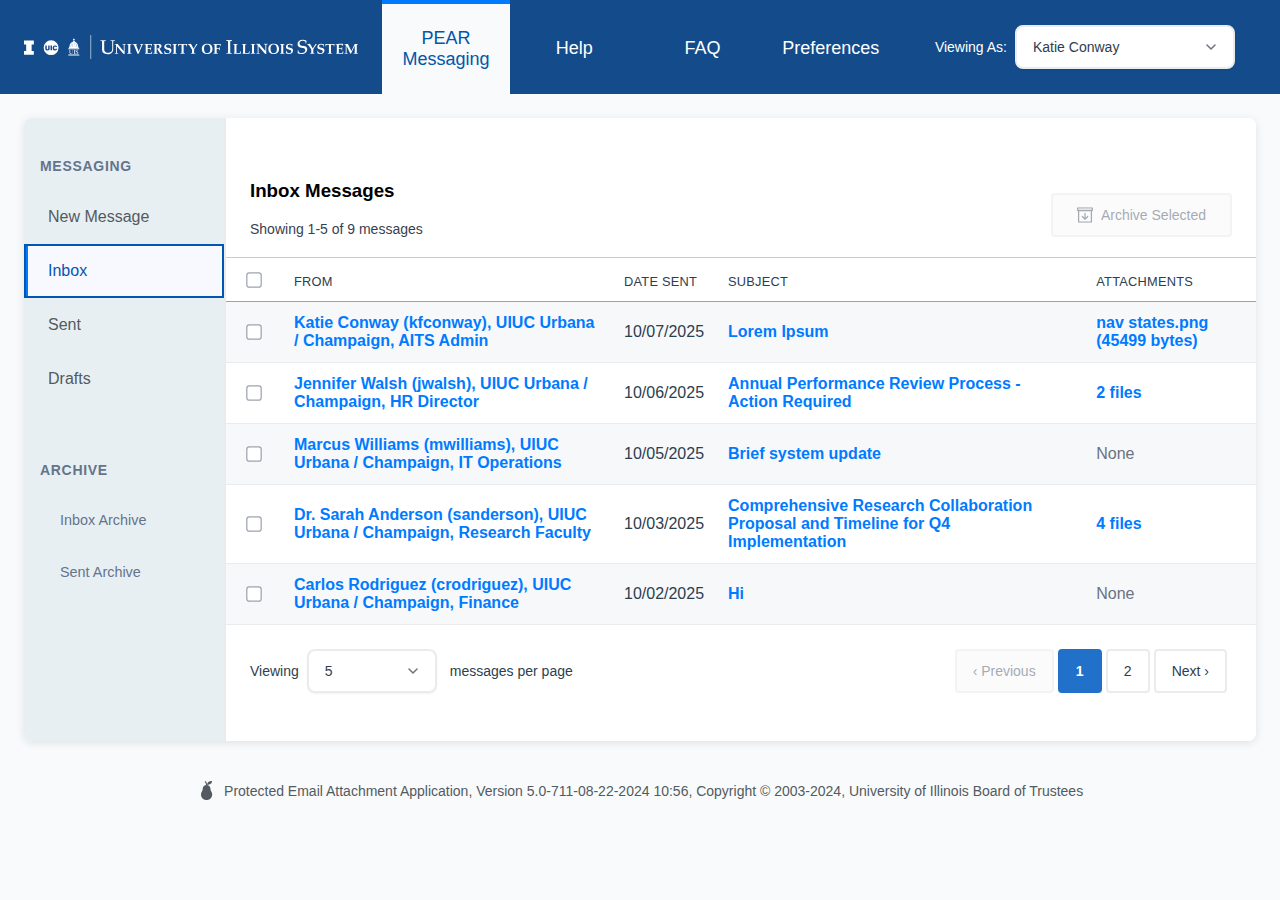
<file: Pear Demo/pear-demo.html>
<!DOCTYPE html>
<html lang="en">

<head>
    <meta charset="UTF-8">
    <meta name="viewport" content="width=device-width, initial-scale=1.0">
    <title>PEAR Demo</title>
    <link href="pear-demo.css" rel="stylesheet" />
</head>

<body>
        <!-- Hidden Templates for JavaScript Replacement -->
        <div id="html-templates" style="display: none;" aria-hidden="true">
            
            <!-- Table Row Template -->
            <template id="table-row-template">
                <tr>
                    <td data-cell="Select" class="checkbox-cell">
                        <label class="custom-checkbox">
                            <input type="checkbox" name="row-select" value="" id="" aria-label="">
                            <svg width="16" height="16" viewBox="-4 -4 39 39" aria-hidden="true" focusable="false">
                                <rect class="checkbox__background" width="35" height="35" x="-2" y="-2"
                                    stroke="currentColor" fill="none" stroke-width="3" rx="6" ry="6"></rect>
                                <polyline class="checkbox__checkmark" points="4,14 12,23 28,5" stroke="transparent"
                                    stroke-width="4" fill="none"></polyline>
                            </svg>
                        </label>
                    </td>
                    <td data-cell="From">
                        <button class="ptn-link-button" onclick="" aria-label=""></button>
                    </td>
                    <td data-cell="Date Sent"></td>
                    <td data-cell="Subject">
                        <button class="ptn-link-button" onclick="" aria-label=""></button>
                    </td>
                    <td data-cell="Attachments">
                        <!-- Will be populated with either button or span based on data -->
                    </td>
                </tr>
            </template>
            
            <!-- Pagination Button Templates -->
            <template id="pagination-prev-template">
                <button aria-label="Go to previous page">‹ Previous</button>
            </template>
            
            <template id="pagination-next-template">
                <button aria-label="Go to next page">Next ›</button>
            </template>
            
            <template id="pagination-page-template">
                <button aria-label="Go to page"></button>
            </template>
            
            <!-- Modal Content Templates -->
            <template id="modal-contact-template">
                <div class="modal-detail-item">
                    <div class="modal-detail-label">Enterprise Person name ID</div>
                    <div class="modal-detail-value" data-field="enterprisePersonNameId"></div>
                </div>
                <div class="modal-detail-item">
                    <div class="modal-detail-label">Net IDs</div>
                    <div class="modal-detail-value" data-field="netIds"></div>
                </div>
            </template>
            
            <template id="modal-message-template">
                <div class="modal-detail-column">
    <div class="modal-detail-item">
                        <div class="modal-detail-label">Status</div>
                        <div class="modal-detail-value" data-field="status"></div>
                    </div>
                    <div class="modal-detail-item">
                        <div class="modal-detail-label">Date Sent</div>
                        <div class="modal-detail-value" data-field="dateSent"></div>
                    </div>
                    <div class="modal-detail-item">
                        <div class="modal-detail-label">From</div>
                        <div class="modal-detail-value" data-field="from"></div>
                    </div>
                    <div class="modal-detail-item">
                        <div class="modal-detail-label">To</div>
                        <div class="modal-detail-value" data-field="to"></div>
                    </div>
                    <div class="modal-detail-item">
                        <div class="modal-detail-label">Subject</div>
                        <div class="modal-detail-value" data-field="subject"></div>
                    </div>
                    <div class="modal-detail-item-stacked">
                        <div class="modal-detail-label">Body</div>
                        <div class="modal-detail-value modal-message-body" data-field="body"></div>
                    </div>
                    <div class="modal-detail-item-stacked">
                        <div class="modal-detail-label">Attachments</div>
                        <div class="modal-detail-value" data-field="attachments"></div>
                    </div>
                    <div class="modal-detail-item">
                        <div class="modal-detail-label">Expiration</div>
                        <div class="modal-detail-value" data-field="expiration"></div>
                    </div>
                </div>

                <div class="ptn-modal-btnbar">
                    <button type="button" class="ptn-button">
                        <svg width="16" height="16" viewBox="0 0 28 22" fill="currentColor" aria-hidden="true">
                            <g clip-path="url(#clip0_381_296)">
                                <path d="M14.8037 1.19255C15.1942 0.802031 15.8273 0.802026 16.2178 1.19255L21.7323 6.70707C22.1228 7.09761 22.1228 7.73082 21.7322 8.12133L16.2178 13.6349C15.8273 14.0254 15.1942 14.0254 14.8037 13.6349C14.4132 13.2444 14.4132 12.6114 14.8037 12.2209L18.4805 8.54216H2.73633V20.1007L2.73145 20.2023C2.68046 20.7066 2.25403 21.1005 1.73633 21.1007C1.21841 21.1007 0.792212 20.7068 0.741211 20.2023L0.735352 20.1007V7.54216C0.735352 6.98987 1.18307 6.54216 1.73535 6.54216H18.7383L14.8037 2.60661C14.4132 2.21609 14.4132 1.58307 14.8037 1.19255Z"/>
                                <path d="M20.0684 1.19255C20.4589 0.802031 21.0919 0.802026 21.4824 1.19255L26.9969 6.70707C27.3875 7.09761 27.3875 7.73082 26.9969 8.12133L21.4824 13.6349C21.0919 14.0254 20.4589 14.0254 20.0684 13.6349C19.6778 13.2444 19.6778 12.6114 20.0684 12.2209L24.874 7.41325L20.0684 2.60661C19.6778 2.21609 19.6778 1.58307 20.0684 1.19255Z"/>
                            </g>
                            <defs>
                                <clipPath id="clip0_381_296">
                                    <rect width="28" height="22" fill="white"/>
                                </clipPath>
                            </defs>
                        </svg>
                        Forward
                    </button>
                    <button type="button" class="ptn-button">
                        <svg width="16" height="16" viewBox="0 0 23 23" fill="currentColor" aria-hidden="true">
                            <path d="M21.6533 0C22.2056 0 22.6533 0.447715 22.6533 1V16.5674C22.6533 17.1197 22.2056 17.5674 21.6533 17.5674H7.42548L1.60563 21.9968C0.94731 22.4979 0 22.0284 0 21.2011V1C0 0.447715 0.447715 0 1 0H21.6533ZM2 19.1557L6.41878 15.7647H20.6533V1.80278H2V19.1557Z"/>
                            <path d="M10.3267 10.2119V4.2168C10.3267 3.66451 10.7744 3.2168 11.3267 3.2168C11.8789 3.2168 12.3267 3.66451 12.3267 4.2168V10.2119C12.3267 10.7642 11.8789 11.2119 11.3267 11.2119C10.7744 11.2119 10.3267 10.7642 10.3267 10.2119Z"/>
                            <path d="M10.2769 12.9121L10.2769 12.8389C10.2769 12.259 10.7468 11.7891 11.3267 11.7891C11.9066 11.7891 12.3765 12.259 12.3765 12.8389L12.3765 12.9121C12.3763 13.4919 11.9065 13.9619 11.3267 13.9619C10.7469 13.9619 10.277 13.4919 10.2769 12.9121Z"/>
                        </svg>
                        Notification
                    </button>
                    <button type="button" class="ptn-button">
                        <svg width="16" height="16" viewBox="0 0 25 24" fill="currentColor" aria-hidden="true">
                            <g clip-path="url(#clip0_381_281)">
                                <path d="M3.5 21.9664H21.5V6.01244H3.5V21.9664ZM23.5 22.9664L23.4951 23.069C23.4472 23.5393 23.0729 23.9137 22.6025 23.9615L22.5 23.9664H2.5L2.39746 23.9615C1.92707 23.9137 1.55283 23.5393 1.50488 23.069L1.5 22.9664V5.01245C1.5 4.46016 1.94772 4.01245 2.5 4.01245H22.5L22.6025 4.01733C23.1067 4.06867 23.5 4.49477 23.5 5.01245V22.9664Z"/>
                                <path d="M2.1084 3.92908H22.8916V2.03357H2.1084V3.92908ZM24.8916 4.92908L24.8857 5.03064C24.838 5.50148 24.464 5.87559 23.9932 5.92322L23.8916 5.92908H1.1084L1.00586 5.92322C0.501754 5.87186 0.108398 5.44576 0.108398 4.9281V1.03357C0.108398 0.515893 0.50173 0.0897838 1.00586 0.0384521L1.1084 0.0335693H23.8916L23.9932 0.0384521C24.4976 0.0894494 24.8916 0.515645 24.8916 1.03357V4.92908Z"/>
                                <path d="M12.5089 8.38013C13.0612 8.38013 13.5089 8.82784 13.5089 9.38013V16.1741L16.0353 13.6487C16.4257 13.2583 17.0588 13.2584 17.4494 13.6487C17.8399 14.039 17.8405 14.6721 17.4503 15.0627L13.2072 19.3059C12.8167 19.6964 12.1836 19.6963 11.7931 19.3059L7.54994 15.0627C7.15946 14.6723 7.15946 14.0392 7.54994 13.6487C7.94043 13.2583 8.57354 13.2582 8.964 13.6487L11.5089 16.1936V9.38013C11.5089 8.82797 11.9568 8.38033 12.5089 8.38013Z"/>
                            </g>
                            <defs>
                                <clipPath id="clip0_381_281">
                                    <rect width="25" height="24" fill="white"/>
                                </clipPath>
                            </defs>
                        </svg>
                        Archive
                    </button>
                    <button type="button" class="ptn-button">
                        <svg width="16" height="16" viewBox="0 0 19 20" fill="currentColor" aria-hidden="true">
                            <g clip-path="url(#clip0_381_299)">
                                <path d="M10.4476 18.9897C9.97897 19.4583 9.21896 19.4583 8.75033 18.9897L0.468109 10.7066C0.0776209 10.3161 0.0776369 9.68292 0.468146 9.29241L8.75034 1.01022C9.21897 0.541594 9.97897 0.541594 10.4476 1.01022C10.9162 1.47885 10.9162 2.23886 10.4476 2.70749L3.15463 10.0005L10.4476 17.2924C10.9162 17.7611 10.9162 18.5211 10.4476 18.9897Z"/>
                                <path d="M17.8297 18.9897C17.3611 19.4583 16.601 19.4583 16.1324 18.9897L7.85019 10.7066C7.4597 10.3161 7.45972 9.68292 7.85023 9.29241L16.1324 1.01022C16.601 0.541594 17.3611 0.541594 17.8297 1.01022C18.2983 1.47885 18.2983 2.23886 17.8297 2.70749L10.5367 10.0005L17.8297 17.2924C18.2983 17.7611 18.2983 18.5211 17.8297 18.9897Z"/>
                            </g>
                            <defs>
                                <clipPath id="clip0_381_299">
                                    <rect width="19" height="20" fill="white"/>
                                </clipPath>
                            </defs>
                        </svg>
                        Recall
                    </button>
                </div>
            </template>
            
            <!-- Recipient Pill Template -->
            <template id="recipient-pill-template">
                <span class="ptn-recipient-pill">
                    <span class="ptn-recipient-text" data-field="label"></span>
                    <button class="ptn-recipient-pill-remove" type="button" aria-label="" tabindex="0">×</button>
                </span>
            </template>
            
            <!-- Recipient Option Template -->
            <template id="recipient-option-template">
                <li class="ptn-recipient-option" role="option" id="">
                    <strong data-field="label"></strong><br>
                    <small class="ptn-text-muted">
                        <span data-field="detail"></span> • <span data-field="email"></span>
                    </small>
                </li>
            </template>
            
            <!-- Status Message Template -->
            <template id="status-message-template">
                <div class="ptn-preferences-message" role="status" aria-live="polite">
                    <svg width="16" height="16" viewBox="0 0 16 16" fill="currentColor" aria-hidden="true">
                        <!-- SVG path will be set based on message type -->
                    </svg>
                    <span data-field="message"></span>
                </div>
            </template>
            
        </div>

        <!-- End Hidden Templates -->
        
    <div class="container">
        <div class="ptn-tabs-container">
            <div class="ptn-tabs-header">
                <div class="ptn-logo-section">
                    <img src="logos/Illinois_System_Logo_Horizontal-Rev-RGB.svg"
                         alt="University of Illinois System" 
                         role="img" 
                         aria-label="Illinois System Logo">
                    <!-- Mobile "Viewing As" - appears next to logo on small screens -->
                    <div class="ptn-viewing-as-mobile">
                        <div class="sort-control">
                            <label for="mobile-sort-select">Viewing As:</label>
                            <select id="mobile-sort-select" class="ptn-select" aria-describedby="mobile-sort-description">
                                <option value="from-asc">Katie Conway</option>
                                <option value="from-desc">Lorem Ipsum</option>
                            </select>
                            <div id="mobile-sort-description" class="sr-only">
                                Choose which user to view messages as
                            </div>       
                        </div>
                    </div>
                </div>
                <ul class="ptn-tablist" role="tablist" aria-label="Component examples">
                    <li role="presentation">
                        <button class="ptn-tab" role="tab" aria-selected="true" aria-controls="nav-panel-1" id="nav-tab-1"
                            tabindex="0">
                            PEAR Messaging
                        </button>
                    </li>
                    <li role="presentation">
                        <button class="ptn-tab" role="tab" aria-selected="false" aria-controls="nav-panel-2" id="nav-tab-2"
                            tabindex="-1">
                            Help
                        </button>
                    </li>
                    <li role="presentation">
                        <button class="ptn-tab" role="tab" aria-selected="false" aria-controls="nav-panel-3" id="nav-tab-3"
                            tabindex="-1">
                            FAQ
                        </button>
                    </li>
                    <li role="presentation">
                        <button class="ptn-tab" role="tab" aria-selected="false" aria-controls="nav-panel-4" id="nav-tab-4"
                            tabindex="-1">
                            Preferences
                        </button>
                    </li>
                </ul>
                <div class="ptn-viewing-as">
                    <div class="sort-control">
                        <label for="sort-select">Viewing As:</label>
                        <select id="sort-select" class="ptn-select" aria-describedby="sort-description">
                            <option value="from-asc">Katie Conway</option>
                            <option value="from-desc">Lorem Ipsum</option>
                        </select>
                        <div id="sort-description" class="sr-only">
                            Choose which user to view messages as
                        </div>       
                    </div>
                </div>
            </div>

            <div class="ptn-tabpanel ptn-active" role="tabpanel" id="nav-panel-1" aria-labelledby="nav-tab-1" tabindex="-1">
                
                <div class="ptn-vtabs-container">
            <ul class="ptn-vtablist" role="tablist" aria-label="Vertical navigation tabs" aria-orientation="vertical">
<li role="presentation" class="ptn-messaging-section">
                    <div class="ptn-tab-header">Messaging</div>
                </li>
                <li role="presentation">
                    <button class="ptn-vtab" role="tab" aria-selected="false" aria-controls="ptn-panel-1" id="ptn-tab-1"
                        tabindex="-1">
                        New Message
                    </button>
                </li>
                <li role="presentation">
                    <button class="ptn-vtab" role="tab" aria-selected="true" aria-controls="ptn-panel-2" id="ptn-tab-2"
                        tabindex="0">
                        Inbox
                    </button>
                </li>
                <li role="presentation">
                    <button class="ptn-vtab" role="tab" aria-selected="false" aria-controls="ptn-panel-3" id="ptn-tab-3"
                        tabindex="-1">
                        Sent
                    </button>
                </li>
                <li role="presentation">
                    <button class="ptn-vtab" role="tab" aria-selected="false" aria-controls="ptn-panel-4" id="ptn-tab-4"
                        tabindex="-1">
                        Drafts
                    </button>
                </li>
                <li role="presentation" class="ptn-archive-section">
                    <div class="ptn-tab-header">Archive</div>
                </li>
                <li role="presentation">
                    <button class="ptn-vtab ptn-vtab-archive" role="tab" aria-selected="false" aria-controls="ptn-panel-5" id="ptn-tab-5"
                        tabindex="-1">
                        Inbox Archive
                    </button>
                </li>
                <li role="presentation">
                    <button class="ptn-vtab ptn-vtab-archive" role="tab" aria-selected="false" aria-controls="ptn-panel-6" id="ptn-tab-6"
                        tabindex="-1">
                        Sent Archive
                    </button>
                </li>
                
            </ul>

            <div class="ptn-content-area">


                <div class="ptn-vtabpanel" role="tabpanel" id="ptn-panel-1" aria-labelledby="ptn-tab-1" tabindex="-1">
                    <div class="ptn-message-editor-header">
                        <h3>New Message</h3>
                    </div>
                    
                    <!-- Form with multiple inputs in rows -->
                    <div class="ptn-form-container">
                        <!-- From Field -->
                        <div class="ptn-input-group">
                            <label for="message-from">From</label>
                            <select id="message-from" class="ptn-select" required>
                                <option value="">Select sender...</option>
                                <option value="katie-conway" selected>Katie Conway (kfconway@uillinois.edu)</option>
                                <option value="lorem-ipsum">Lorem Ipsum (lorem@example.com)</option>
                            </select>
                        </div>

                        <!-- To Field -->
                        <div class="ptn-input-group ptn-input-group-with-tooltip">
                            <div class="ptn-label-with-tooltip">
                                <label for="recipient-picker">To</label>
                                <div class="ptn-tooltip-container" data-position="right">
                                    <button class="ptn-tooltip-trigger" data-icon="info" data-style="outlined"
                                        aria-label="Recipient field information"
                                        data-tooltip="Besides last name, you can also search by full name, enterprise ID or UIN.

To search by full name, start with the ':' character, then type all or part of the name and finish with a ':' to trigger the search. The wildcard, '*', is allowed.
Examples: :John Smith:, :J* Smith:, :* Smith:

To search by enterprise ID, start with the '@' character, then type the complete enterprise ID and finish with the '@' character.
Example: @entID01@

To search by net ID, start with the '^' character, then type the complete netID plus the campus domain and finish with the '^' character.
Example: ^netID01@uic.edu^

To search by UIN, start with the '#' character, then type the complete UIN and finish with the '#' character.
Example: #999999999#

To search by EAS group name, start with the '~' character, then type all or part of the name and finish with a '~' to trigger the search. The wildcard, '*', is allowed.
Examples:  ~TestPear~, ~Test*~

To search by Active Directory group name, start with the '!' character, then type ALL of the group name and finish with a '!' to trigger the search. The wildcard, '*', is allowed.
Example:  !AITS Pear Feedback!
">
                                    </button>
                                    <div class="ptn-tooltip-content" role="tooltip" aria-hidden="true"></div>
                                </div>
                            </div>
                            <div class="ptn-recipient-picker" 
                                 id="recipient-picker-wrapper" 
                                 role="combobox" 
                                 aria-haspopup="listbox" 
                                 aria-owns="recipient-listbox" 
                                 aria-expanded="false"
                                 aria-describedby="recipient-instructions">
                                <div class="ptn-recipient-content">
                                    <div class="ptn-recipient-pills" id="recipient-pills"></div>
                                    <input type="text" 
                                           id="recipient-picker" 
                                           class="ptn-recipient-input" 
                                           aria-autocomplete="list" 
                                           aria-controls="recipient-listbox" 
                                           aria-activedescendant="" 
                                           autocomplete="off" 
                                           placeholder="Search and add recipients..." 
                                           aria-describedby="recipient-instructions" />
                                </div>
                                <ul id="recipient-listbox" 
                                    class="ptn-recipient-listbox" 
                                    role="listbox" 
                                    tabindex="-1" 
                                    aria-label="Recipient options"></ul>
                            </div>
                            <div id="recipient-instructions" class="sr-only">
                                Type to search for recipients. Use arrow keys to navigate options, Enter to select, Escape to close. Press Backspace to remove the last recipient when input is empty.
                            </div>
                        </div>
                        
                        <!-- Notification Preferences Section -->
                        <div class="ptn-notification-preferences show" id="notification-preferences">
                            <label for="ptn-recipient-list">Message Recipient Preferences</label>
                            <ul class="ptn-recipient-list" id="recipient-preferences-container">
                                
                                <!-- Jane Smith Preferences -->
                                <li data-recipient-id="1">
                                    <details class="ptn-recipient-preferences">
                                        <summary>
                                            <svg width="16" height="16" viewBox="0 0 16 16" fill="none" xmlns="http://www.w3.org/2000/svg" aria-hidden="true">
                                                <path d="M6 4l4 4-4 4" stroke="var(--mainblue)" stroke-width="2" stroke-linecap="round" stroke-linejoin="round" />
                                            </svg>
                                            <div class="ptn-recipient-info">
                                                <div class="ptn-recipient-name">Jane Smith</div>
                                                <div class="ptn-recipient-status"><span class="ptn-recipient-email">Default</span>&nbsp;&middot;&nbsp;<span class="ptn-recipient-receipt">Receipt</span></div>
                                            </div>
                                        </summary>
                                        <div class="ptn-disclosure-content">
                                <div class="ptn-preference-section">
                                    <div class="ptn-form-field">

                                        <div class="ptn-radio-group" role="radiogroup" aria-labelledby="email-notification-jane-legend">
                                            <label class="ptn-radio-option">
                                                <input type="radio" name="email-notification-jane" value="default" checked>
                                                <span class="ptn-radio-custom"></span>
                                                <span class="ptn-radio-label">Notification to default email address: <strong>jsmith@uiuc.edu</strong></span>
                                            </label>
                                            <label class="ptn-radio-option">
                                                <input type="radio" name="email-notification-jane" value="custom">
                                                <span class="ptn-radio-custom"></span>
                                                <span class="ptn-radio-label">Notification to custom email address:</span>
                                            </label>
                                            <div class="ptn-custom-email-input">
                                                <input type="email" class="ptn-input" placeholder="Enter custom email address..." aria-label="Custom email address for Jane Smith">
                                            </div>
                                            <label class="ptn-radio-option">
                                                <input type="radio" name="email-notification-jane" value="none">
                                                <span class="ptn-radio-custom"></span>
                                                <span class="ptn-radio-label">Do not send email notification to this recipient</span>
                                            </label>
                                        </div>
                                    </div>
                                </div>
                                            
                                            <div class="ptn-preference-section">
                                                <div class="ptn-checkbox-group">
                                                    <label class="ptn-checkbox-option">
                                                        <input type="checkbox" name="view-receipt-jane" value="yes" checked>
                                                        <span class="ptn-checkbox-custom"></span>
                                                        <span class="ptn-checkbox-label">Send view receipt</span>
                                                    </label>
                                                </div>
                                            </div>
                                        </div>
                                    </details>
                                </li>

                                <!-- Nora Martinez Preferences -->
                                <li data-recipient-id="4">
                                    <details class="ptn-recipient-preferences">
                                        <summary>
                                            <svg width="16" height="16" viewBox="0 0 16 16" fill="none" xmlns="http://www.w3.org/2000/svg" aria-hidden="true">
                                                <path d="M6 4l4 4-4 4" stroke="var(--mainblue)" stroke-width="2" stroke-linecap="round" stroke-linejoin="round" />
                                            </svg>
                                            <div class="ptn-recipient-info">
                                                <div class="ptn-recipient-name">Nora Martinez</div>
                                                <div class="ptn-recipient-status"><span class="ptn-recipient-email">Default</span>&nbsp;&middot;&nbsp;<span class="ptn-recipient-receipt">Receipt</span></div>
                                            </div>
                                        </summary>
                                        <div class="ptn-disclosure-content">
                                            <div class="ptn-preference-section">
                                                <div class="ptn-radio-group">
                                                    <label class="ptn-radio-option">
                                                        <input type="radio" name="email-notification-nora" value="default" checked>
                                                        <span class="ptn-radio-custom"></span>
                                                        <span class="ptn-radio-label">Notification to default email address: <strong>nmartinez@uillinois.edu</strong></span>
                                                    </label>
                                                    <label class="ptn-radio-option">
                                                        <input type="radio" name="email-notification-nora" value="custom">
                                                        <span class="ptn-radio-custom"></span>
                                                        <span class="ptn-radio-label">Notification to custom email address:</span>
                                                    </label>
                                                    <div class="ptn-custom-email-input">
                                                        <input type="email" class="ptn-input" placeholder="Enter custom email address..." aria-label="Custom email address for Nora Martinez">
                                                    </div>
                                                    <label class="ptn-radio-option">
                                                        <input type="radio" name="email-notification-nora" value="none">
                                                        <span class="ptn-radio-custom"></span>
                                                        <span class="ptn-radio-label">Do not send email notification to this recipient</span>
                                                    </label>
                                                </div>
                                            </div>
                                            
                                            <div class="ptn-preference-section">
                                                <div class="ptn-checkbox-group">
                                                    <label class="ptn-checkbox-option">
                                                        <input type="checkbox" name="view-receipt-nora" value="yes" checked>
                                                        <span class="ptn-checkbox-custom"></span>
                                                        <span class="ptn-checkbox-label">Send view receipt</span>
                                                    </label>
                                                </div>
                                            </div>
                                        </div>
                                    </details>
                                </li>

                            </ul>
                        </div>
    
    <!-- Subject Field -->
    <div class="ptn-input-group">
        <label for="message-subject">Subject</label>
        <input type="text" id="message-subject" class="ptn-input" placeholder="Enter message subject..." required>
    </div>
    
    <!-- Body Field -->
    <div class="ptn-input-group">
        <label for="message-body">Message Body</label>
        <textarea id="message-body" class="ptn-textarea" placeholder="Type your message here..." required></textarea>
    </div>
    
    <!-- Attachments Field -->
    <div class="ptn-input-group ptn-input-group-with-tooltip">
        <div class="ptn-label-with-tooltip">
            <label for="message-attachments">Attachments</label>
            <div class="ptn-tooltip-container" data-position="right">
                <button class="ptn-tooltip-trigger" data-icon="info" data-style="outlined"
                    aria-label="Attachments field information"
                    data-tooltip="Maximum file size is 20 MB.&#10;&#10;Commas and semi-colons are stripped from the file name.">
                </button>
                <div class="ptn-tooltip-content" role="tooltip" aria-hidden="true"></div>
            </div>
        </div>
        <div class="ptn-file-upload-container">

            
            <!-- File List Display - Demo with sample files -->
            <div class="ptn-file-list" id="attachment-file-list" style="display: block;">
                <h4 class="ptn-file-list-title">Selected Files:</h4>
                <ul class="ptn-file-items" id="attachment-file-items">
                    <li class="ptn-file-item">
                        <div class="ptn-file-item-info">
                            <div class="ptn-file-item-name">Project_Report.pdf</div>
                            <div class="ptn-file-item-size">2.4 MB</div>
                        </div>
                        <button type="button" class="ptn-file-item-remove" aria-label="Remove Project_Report.pdf from attachments">
                            <svg width="44" height="44" viewBox="0 0 44 44" fill="currentColor" aria-hidden="true">
                                <path d="M15 33.4284H29V17.4284H15V33.4284ZM31 34.4284L30.9951 34.5309C30.9472 35.0014 30.573 35.3756 30.1025 35.4235L30 35.4284H14C13.4823 35.4284 13.0562 35.0351 13.0049 34.5309L13 34.4284V16.4284C13 15.8761 13.4477 15.4284 14 15.4284H30L30.1025 15.4333C30.6067 15.4846 31 15.9107 31 16.4284V34.4284Z" fill="currentColor"/>
                                <path d="M14 15.5025H30V13.607H14V15.5025ZM32 16.5025L31.9951 16.6041C31.9474 17.0747 31.5731 17.4487 31.1025 17.4966L31 17.5025H13L12.8975 17.4966C12.3934 17.4453 12 17.0192 12 16.5015V12.607C12 12.0547 12.4477 11.607 13 11.607H31L31.1025 11.6119C31.6067 11.6632 32 12.0893 32 12.607V16.5025Z" fill="currentColor"/>
                                <path d="M20 11.5716H24V10.5716H20V11.5716ZM26 12.5716C26 13.1239 25.5523 13.5716 25 13.5716H19C18.4823 13.5716 18.0562 13.1783 18.0049 12.6741L18 12.5716V9.57159C18 9.01931 18.4477 8.57159 19 8.57159H25C25.5523 8.57159 26 9.01931 26 9.57159V12.5716Z" fill="currentColor"/>
                                <path d="M19.1614 30.4284C19.1614 30.9807 18.7137 31.4284 18.1614 31.4284C17.6091 31.4284 17.1614 30.9807 17.1614 30.4284L17.1614 20.4284C17.1614 19.8761 17.6091 19.4284 18.1614 19.4284C18.7137 19.4284 19.1614 19.8761 19.1614 20.4284L19.1614 30.4284Z" fill="currentColor"/>
                                <path d="M23.0037 30.4284C23.0037 30.9807 22.5559 31.4284 22.0037 31.4284C21.4514 31.4284 21.0037 30.9807 21.0037 30.4284L21.0037 20.4284C21.0037 19.8761 21.4514 19.4284 22.0037 19.4284C22.5559 19.4284 23.0037 19.8761 23.0037 20.4284L23.0037 30.4284Z" fill="currentColor"/>
                                <path d="M26.8457 30.4284C26.8457 30.9807 26.398 31.4284 25.8457 31.4284C25.2934 31.4284 24.8457 30.9807 24.8457 30.4284L24.8457 20.4284C24.8457 19.8761 25.2934 19.4284 25.8457 19.4284C26.398 19.4284 26.8457 19.8761 26.8457 20.4284L26.8457 30.4284Z" fill="currentColor"/>
                                <path d="M41 22C41 11.5066 32.4934 3 22 3C11.5066 3 3 11.5066 3 22C3 32.4934 11.5066 41 22 41V44C9.84974 44 0 34.1503 0 22C0 9.84974 9.84974 0 22 0C34.1503 0 44 9.84974 44 22C44 34.1503 34.1503 44 22 44V41C32.4934 41 41 32.4934 41 22Z" fill="currentColor"/>
                            </svg>
                        </button>
                    </li>
                    <li class="ptn-file-item">
                        <div class="ptn-file-item-info">
                            <div class="ptn-file-item-name">Meeting_Notes.docx</div>
                            <div class="ptn-file-item-size">156 KB</div>
                        </div>
                        <button type="button" class="ptn-file-item-remove" aria-label="Remove Meeting_Notes.docx from attachments">
                            <svg width="44" height="44" viewBox="0 0 44 44" fill="currentColor" aria-hidden="true">
                                <path d="M15 33.4284H29V17.4284H15V33.4284ZM31 34.4284L30.9951 34.5309C30.9472 35.0014 30.573 35.3756 30.1025 35.4235L30 35.4284H14C13.4823 35.4284 13.0562 35.0351 13.0049 34.5309L13 34.4284V16.4284C13 15.8761 13.4477 15.4284 14 15.4284H30L30.1025 15.4333C30.6067 15.4846 31 15.9107 31 16.4284V34.4284Z" fill="currentColor"/>
                                <path d="M14 15.5025H30V13.607H14V15.5025ZM32 16.5025L31.9951 16.6041C31.9474 17.0747 31.5731 17.4487 31.1025 17.4966L31 17.5025H13L12.8975 17.4966C12.3934 17.4453 12 17.0192 12 16.5015V12.607C12 12.0547 12.4477 11.607 13 11.607H31L31.1025 11.6119C31.6067 11.6632 32 12.0893 32 12.607V16.5025Z" fill="currentColor"/>
                                <path d="M20 11.5716H24V10.5716H20V11.5716ZM26 12.5716C26 13.1239 25.5523 13.5716 25 13.5716H19C18.4823 13.5716 18.0562 13.1783 18.0049 12.6741L18 12.5716V9.57159C18 9.01931 18.4477 8.57159 19 8.57159H25C25.5523 8.57159 26 9.01931 26 9.57159V12.5716Z" fill="currentColor"/>
                                <path d="M19.1614 30.4284C19.1614 30.9807 18.7137 31.4284 18.1614 31.4284C17.6091 31.4284 17.1614 30.9807 17.1614 30.4284L17.1614 20.4284C17.1614 19.8761 17.6091 19.4284 18.1614 19.4284C18.7137 19.4284 19.1614 19.8761 19.1614 20.4284L19.1614 30.4284Z" fill="currentColor"/>
                                <path d="M23.0037 30.4284C23.0037 30.9807 22.5559 31.4284 22.0037 31.4284C21.4514 31.4284 21.0037 30.9807 21.0037 30.4284L21.0037 20.4284C21.0037 19.8761 21.4514 19.4284 22.0037 19.4284C22.5559 19.4284 23.0037 19.8761 23.0037 20.4284L23.0037 30.4284Z" fill="currentColor"/>
                                <path d="M26.8457 30.4284C26.8457 30.9807 26.398 31.4284 25.8457 31.4284C25.2934 31.4284 24.8457 30.9807 24.8457 30.4284L24.8457 20.4284C24.8457 19.8761 25.2934 19.4284 25.8457 19.4284C26.398 19.4284 26.8457 19.8761 26.8457 20.4284L26.8457 30.4284Z" fill="currentColor"/>
                                <path d="M41 22C41 11.5066 32.4934 3 22 3C11.5066 3 3 11.5066 3 22C3 32.4934 11.5066 41 22 41V44C9.84974 44 0 34.1503 0 22C0 9.84974 9.84974 0 22 0C34.1503 0 44 9.84974 44 22C44 34.1503 34.1503 44 22 44V41C32.4934 41 41 32.4934 41 22Z" fill="currentColor"/>
                            </svg>
                        </button>
                    </li>
                </ul>
            </div>
                        <input type="file" id="message-attachments" class="ptn-file-input-hidden" multiple accept=".pdf,.doc,.docx,.txt,.jpg,.jpeg,.png,.gif">
            <button type="button" class="ptn-button ptn-file-upload-button" onclick="document.getElementById('message-attachments').click()">
                <svg width="16" height="16" viewBox="0 0 25 24" fill="currentColor" aria-hidden="true">
                    <g clip-path="url(#clip0_381_291)">
                        <path d="M24.4199 21.1632C24.4199 22.3782 23.4348 23.3634 22.2197 23.3634H2.21973C1.0047 23.3634 0.0195312 22.3782 0.0195312 21.1632V14.6222C0.0195312 13.9595 0.556985 13.422 1.21973 13.422C1.88247 13.422 2.41992 13.9595 2.41992 14.6222V20.964H22.0195V14.6222C22.0195 13.9595 22.557 13.422 23.2197 13.422C23.8825 13.422 24.4199 13.9595 24.4199 14.6222V21.1632Z"/>
                        <path d="M20.1958 7.81201C20.6968 8.31303 20.6967 9.12586 20.1958 9.62693C19.6948 10.1278 18.8825 10.1278 18.3815 9.62693L13.5269 4.77171L13.5269 15.3392C13.5267 16.0476 12.9523 16.6222 12.2439 16.6222C11.5354 16.6222 10.961 16.0476 10.9609 15.3392L10.9609 4.72409L6.05803 9.62692C5.55702 10.1278 4.74477 10.1278 4.24374 9.62692C3.74274 9.12587 3.7427 8.31305 4.24374 7.81201L10.8053 1.25046C11.5863 0.469432 12.8526 0.469407 13.6337 1.2504L20.1958 7.81201Z"/>
                    </g>
                    <defs>
                        <clipPath id="clip0_381_291">
                            <rect width="25" height="24" fill="white"/>
                        </clipPath>
                    </defs>
                </svg>
                Add Attachments
            </button>
        </div>
    </div>
    
    <!-- Message Retention Options -->
    <div class="ptn-input-group">
            <h4 class="ptn-form-label ptn-radio-group-title" id="message-retention-title">Message Retention</h4>
            <div class="ptn-radio-group" role="radiogroup" aria-labelledby="message-retention-title">
                <label class="ptn-radio-option">
                    <input type="radio" name="message-retention" value="purge-days" id="retention-purge">
                    <div class="ptn-radio-custom"></div>
                    <span class="ptn-radio-label">
                        Purge this message in 
                        <input type="number" id="purge-days" class="ptn-input ptn-form-input short" min="1" max="365" value="30" style="display: inline; width: 80px; margin: 0 0.5rem;"> 
                        days
                    </span>
                </label>
                
                <label class="ptn-radio-option">
                    <input type="radio" name="message-retention" value="keep-forever" id="retention-keep" checked>
                    <div class="ptn-radio-custom"></div>
                    <span class="ptn-radio-label">Keep this message forever</span>
                </label>
            </div>
    </div>
    
    <!-- Form Actions -->
    <div class="ptn-button-group ptn-tab-footer">
        <button type="submit" class="ptn-button ptn-button-primary">
            <svg width="16" height="16" viewBox="0 0 24 24" fill="currentColor" aria-hidden="true">
                <path d="M0.140438 3.83831C-0.536795 1.51733 1.35533 -0.692017 3.25274 0.203975L22.077 9.09814C24.095 10.0516 24.095 13.5012 22.077 14.4547L3.25274 23.3488C1.35531 24.2449 -0.536858 22.0355 0.140438 19.7145L2.43634 11.849C2.44997 11.8021 2.44998 11.7507 2.43634 11.7039L0.140438 3.83831ZM2.34942 2.66461C2.322 2.67204 2.2897 2.69091 2.26056 2.72477C2.23131 2.75892 2.21395 2.79794 2.20684 2.83094C2.20107 2.85785 2.19843 2.8958 2.21563 2.9548L4.40216 10.4476H21.2147C21.822 10.4478 22.3143 11.0433 22.3143 11.777C22.3141 12.5105 21.8219 13.1051 21.2147 13.1052H4.40216L2.21563 20.598C2.19842 20.657 2.20107 20.695 2.20684 20.7219C2.21395 20.7549 2.23131 20.7939 2.26056 20.828C2.28971 20.8619 2.32199 20.8808 2.34942 20.8882C2.3719 20.8943 2.40365 20.8969 2.45196 20.8741L21.2762 11.9799C21.33 11.9544 21.3514 11.924 21.3631 11.902C21.3783 11.8734 21.3904 11.8301 21.3904 11.777C21.3904 11.7236 21.3783 11.6795 21.3631 11.6508C21.3514 11.6288 21.33 11.5984 21.2762 11.5729L2.45196 2.67877C2.40366 2.65595 2.3719 2.65854 2.34942 2.66461Z"/>
            </svg>
            Send Message
        </button>
        <button type="button" class="ptn-button">
            <svg width="16" height="16" viewBox="0 0 25 23" fill="currentColor" aria-hidden="true">
                <path d="M24.4004 20.4985C24.4004 21.7136 23.4152 22.6987 22.2002 22.6987H2.2002C0.98517 22.6987 0 21.7136 0 20.4985V13.9575C0 13.2948 0.537454 12.7573 1.2002 12.7573C1.86294 12.7573 2.40039 13.2948 2.40039 13.9575V20.2993H22V13.9575C22 13.2948 22.5375 12.7573 23.2002 12.7573C23.8629 12.7573 24.4004 13.2948 24.4004 13.9575V20.4985Z"/>
                <path d="M4.22413 8.81018C3.72311 8.30916 3.72318 7.49633 4.22413 6.99527C4.72515 6.49441 5.5374 6.49441 6.03841 6.99527L10.893 11.8505L10.893 1.28303C10.8932 0.574595 11.4676 3.2607e-05 12.176 -4.66907e-06C12.8845 -4.59868e-06 13.4589 0.574572 13.4591 1.28303L13.4591 11.8981L18.3619 6.99527C18.8629 6.49439 19.6752 6.49442 20.1762 6.99527C20.6772 7.49633 20.6772 8.30914 20.1762 8.81018L13.6146 15.3717C12.8336 16.1528 11.5673 16.1528 10.7863 15.3718L4.22413 8.81018Z"/>
            </svg>
            Save as Draft
        </button>
    </div>
</div>
                </div>                    <div class="ptn-vtabpanel ptn-active ptn-no-horizontal-padding" role="tabpanel" id="ptn-panel-2" aria-labelledby="ptn-tab-2"
                    tabindex="-1">
                    <!-- <h3>Inbox</h3> -->
                     
                     
                    <div class="ptn-table-controls">

                        <div>
                        <h3>Inbox Messages</h3>
                        
                        <div class="table-info" role="status" aria-live="polite">
                            <span id="results-info">Showing messages</span>
                        </div>
                        </div>
                        <div>
                         <button class="ptn-button" id="archive-selected-btn-inbox" disabled onclick="showArchiveModal()">
                            <svg width="16" height="16" viewBox="0 0 25 24" fill="currentColor" xmlns="http://www.w3.org/2000/svg" aria-hidden="true">
                                <g clip-path="url(#clip0_381_281)">
                                    <path d="M3.5 21.9664H21.5V6.01244H3.5V21.9664ZM23.5 22.9664L23.4951 23.069C23.4472 23.5393 23.0729 23.9137 22.6025 23.9615L22.5 23.9664H2.5L2.39746 23.9615C1.92707 23.9137 1.55283 23.5393 1.50488 23.069L1.5 22.9664V5.01245C1.5 4.46016 1.94772 4.01245 2.5 4.01245H22.5L22.6025 4.01733C23.1067 4.06867 23.5 4.49477 23.5 5.01245V22.9664Z"/>
                                    <path d="M2.1084 3.92908H22.8916V2.03357H2.1084V3.92908ZM24.8916 4.92908L24.8857 5.03064C24.838 5.50148 24.464 5.87559 23.9932 5.92322L23.8916 5.92908H1.1084L1.00586 5.92322C0.501754 5.87186 0.108398 5.44576 0.108398 4.9281V1.03357C0.108398 0.515893 0.50173 0.0897838 1.00586 0.0384521L1.1084 0.0335693H23.8916L23.9932 0.0384521C24.4976 0.0894494 24.8916 0.515645 24.8916 1.03357V4.92908Z"/>
                                    <path d="M12.5089 8.38013C13.0612 8.38013 13.5089 8.82784 13.5089 9.38013V16.1741L16.0353 13.6487C16.4257 13.2583 17.0588 13.2584 17.4494 13.6487C17.8399 14.039 17.8405 14.6721 17.4503 15.0627L13.2072 19.3059C12.8167 19.6964 12.1836 19.6963 11.7931 19.3059L7.54994 15.0627C7.15946 14.6723 7.15946 14.0392 7.54994 13.6487C7.94043 13.2583 8.57354 13.2582 8.964 13.6487L11.5089 16.1936V9.38013C11.5089 8.82797 11.9568 8.38033 12.5089 8.38013Z"/>
                                </g>
                                <defs>
                                    <clipPath id="clip0_381_281">
                                        <rect width="25" height="24" fill="white"/>
                                    </clipPath>
                                </defs>
                            </svg>
                            Archive Selected
                        </button>               
                        </div>
                    </div>

                    <div class="mobile-select-all">
                        <label class="custom-checkbox">
                            <input type="checkbox" id="select-all-mobile-inbox" aria-label="Select all rows">
                            <svg width="16" height="16" viewBox="-4 -4 39 39" aria-hidden="true" focusable="false">
                                <rect class="checkbox__background" width="35" height="35" x="-2" y="-2" stroke="currentColor" fill="none" stroke-width="3" rx="6" ry="6"></rect>
                                <polyline class="checkbox__checkmark" points="4,14 12,23 28,5" stroke="transparent" stroke-width="4" fill="none"></polyline>
                            </svg>
                            <span>Select All Messages</span>
                        </label>
                    </div>

                    <div class="ptn-table-outline">
                        <table class="ptn-table">
                            <caption class="sr-only">Inbox Messages - Current Messages</caption>
                            <thead>
                                <tr>
                                    <th scope="col" class="checkbox-cell">
                                        <label class="custom-checkbox">
                                            <input type="checkbox" id="select-all-inbox" aria-label="Select all rows">
                                            <svg width="16" height="16" viewBox="-4 -4 39 39" aria-hidden="true" focusable="false">
                                                <rect class="checkbox__background" width="35" height="35" x="-2" y="-2" stroke="currentColor" fill="none" stroke-width="3" rx="6" ry="6"></rect>
                                                <polyline class="checkbox__checkmark" points="4,14 12,23 28,5" stroke="transparent" stroke-width="4" fill="none"></polyline>
                                            </svg>
                                        </label>
                                    </th>
                                    <th scope="col">From</th>
                                    <th scope="col">Date Sent</th>
                                    <th scope="col">Subject</th>
                                    <th scope="col">Attachments</th>
                                </tr>
                            </thead>
                            <tbody>
                                <tr data-row-id="msg-1" onclick="openMessageModal(this)">
                                    <td class="checkbox-cell">
                                        <label class="custom-checkbox">
                                            <input type="checkbox" name="row-select" aria-label="Select message from Alice Johnson about Quarterly Report">
                                            <svg width="16" height="16" viewBox="-4 -4 39 39" aria-hidden="true" focusable="false">
                                                <rect class="checkbox__background" width="35" height="35" x="-2" y="-2" stroke="currentColor" fill="none" stroke-width="3" rx="6" ry="6"></rect>
                                                <polyline class="checkbox__checkmark" points="4,14 12,23 28,5" stroke="transparent" stroke-width="4" fill="none"></polyline>
                                            </svg>
                                        </label>
                                    </td>
                                    <td>Alice Johnson</td>
                                    <td>Jan 15, 2024</td>
                                    <td>Quarterly Report Submission</td>
                                    <td>
                                        <svg width="16" height="16" viewBox="0 0 24 24" fill="currentColor" aria-hidden="true">
                                            <path d="M14,2H6A2,2 0 0,0 4,4V20A2,2 0 0,0 6,22H18A2,2 0 0,0 20,20V8L14,2M18,20H6V4H13V9H18V20Z" />
                                        </svg>
                                        <span class="sr-only">Has attachment</span>
                                    </td>
                                </tr>
                                <tr data-row-id="msg-2" onclick="openMessageModal(this)">
                                    <td class="checkbox-cell">
                                        <label class="custom-checkbox">
                                            <input type="checkbox" name="row-select" aria-label="Select message from Bob Smith about Meeting Schedule">
                                            <svg width="16" height="16" viewBox="-4 -4 39 39" aria-hidden="true" focusable="false">
                                                <rect class="checkbox__background" width="35" height="35" x="-2" y="-2" stroke="currentColor" fill="none" stroke-width="3" rx="6" ry="6"></rect>
                                                <polyline class="checkbox__checkmark" points="4,14 12,23 28,5" stroke="transparent" stroke-width="4" fill="none"></polyline>
                                            </svg>
                                        </label>
                                    </td>
                                    <td>Bob Smith</td>
                                    <td>Jan 14, 2024</td>
                                    <td>Team Meeting Schedule Update</td>
                                    <td></td>
                                </tr>
                                <tr data-row-id="msg-3" onclick="openMessageModal(this)">
                                    <td class="checkbox-cell">
                                        <label class="custom-checkbox">
                                            <input type="checkbox" name="row-select" aria-label="Select message from Carol Davis about Project Deadline">
                                            <svg width="16" height="16" viewBox="-4 -4 39 39" aria-hidden="true" focusable="false">
                                                <rect class="checkbox__background" width="35" height="35" x="-2" y="-2" stroke="currentColor" fill="none" stroke-width="3" rx="6" ry="6"></rect>
                                                <polyline class="checkbox__checkmark" points="4,14 12,23 28,5" stroke="transparent" stroke-width="4" fill="none"></polyline>
                                            </svg>
                                        </label>
                                    </td>
                                    <td>Carol Davis</td>
                                    <td>Jan 13, 2024</td>
                                    <td>Project Deadline Extension Request</td>
                                    <td>
                                        <svg width="16" height="16" viewBox="0 0 24 24" fill="currentColor" aria-hidden="true">
                                            <path d="M14,2H6A2,2 0 0,0 4,4V20A2,2 0 0,0 6,22H18A2,2 0 0,0 20,20V8L14,2M18,20H6V4H13V9H18V20Z" />
                                        </svg>
                                        <span class="sr-only">Has attachment</span>
                                    </td>
                                </tr>
                                <tr data-row-id="msg-4" onclick="openMessageModal(this)">
                                    <td class="checkbox-cell">
                                        <label class="custom-checkbox">
                                            <input type="checkbox" name="row-select" aria-label="Select message from David Wilson about Budget Review">
                                            <svg width="16" height="16" viewBox="-4 -4 39 39" aria-hidden="true" focusable="false">
                                                <rect class="checkbox__background" width="35" height="35" x="-2" y="-2" stroke="currentColor" fill="none" stroke-width="3" rx="6" ry="6"></rect>
                                                <polyline class="checkbox__checkmark" points="4,14 12,23 28,5" stroke="transparent" stroke-width="4" fill="none"></polyline>
                                            </svg>
                                        </label>
                                    </td>
                                    <td>David Wilson</td>
                                    <td>Jan 12, 2024</td>
                                    <td>Annual Budget Review</td>
                                    <td></td>
                                </tr>
                                <tr data-row-id="msg-5" onclick="openMessageModal(this)">
                                    <td class="checkbox-cell">
                                        <label class="custom-checkbox">
                                            <input type="checkbox" name="row-select" aria-label="Select message from Eva Martinez about Training Session">
                                            <svg width="16" height="16" viewBox="-4 -4 39 39" aria-hidden="true" focusable="false">
                                                <rect class="checkbox__background" width="35" height="35" x="-2" y="-2" stroke="currentColor" fill="none" stroke-width="3" rx="6" ry="6"></rect>
                                                <polyline class="checkbox__checkmark" points="4,14 12,23 28,5" stroke="transparent" stroke-width="4" fill="none"></polyline>
                                            </svg>
                                        </label>
                                    </td>
                                    <td>Eva Martinez</td>
                                    <td>Jan 11, 2024</td>
                                    <td>Mandatory Training Session Reminder</td>
                                    <td>
                                        <svg width="16" height="16" viewBox="0 0 24 24" fill="currentColor" aria-hidden="true">
                                            <path d="M14,2H6A2,2 0 0,0 4,4V20A2,2 0 0,0 6,22H18A2,2 0 0,0 20,20V8L14,2M18,20H6V4H13V9H18V20Z" />
                                        </svg>
                                        <span class="sr-only">Has attachment</span>
                                    </td>
                                </tr>
                            </tbody>
                        </table>
                    </div>

                    <div class="pagination-container">
                        <!-- <div class="pagination-info" role="status" aria-live="polite">
                            <span id="pagination-info">Showing entries</span>
                        </div> -->
                        <div class="records-per-page-control">
                            <label for="records-per-page-select">Viewing</label>
                            <select id="records-per-page-select" class="ptn-select" aria-describedby="records-per-page-description">
                                <option value="5" selected>5</option>
                                <option value="10">10</option>
                                <option value="50">50</option>
                                <option value="100">100</option>
                            </select>
                            <label>messages per page</label>
                            <div id="records-per-page-description" class="sr-only">
                                Choose how many messages to display per page
                            </div>
                        </div>
                        <nav class="pagination" aria-label="Inbox table pagination navigation" id="pagination">
                            <button class="pagination-button pagination-prev" disabled aria-label="Go to previous page">
                                <svg width="16" height="16" viewBox="0 0 24 24" fill="none" stroke="currentColor" stroke-width="2" stroke-linecap="round" stroke-linejoin="round" aria-hidden="true">
                                    <polyline points="15,18 9,12 15,6"></polyline>
                                </svg>
                                Previous
                            </button>
                            <button class="pagination-button pagination-current" disabled aria-label="Current page, page 1" aria-current="page">
                                1
                            </button>
                            <button class="pagination-button pagination-next" disabled aria-label="Go to next page">
                                Next
                                <svg width="16" height="16" viewBox="0 0 24 24" fill="none" stroke="currentColor" stroke-width="2" stroke-linecap="round" stroke-linejoin="round" aria-hidden="true">
                                    <polyline points="9,18 15,12 9,6"></polyline>
                                </svg>
                            </button>
                        </nav>
                    </div>

                    <div id="table-announcements" class="sr-only" aria-live="polite" aria-atomic="true"></div>

                    <!-- Message Detail View for Inbox -->
                    <div class="ptn-message-detail-view">
                        <div class="ptn-message-detail-header">
                            <button class="ptn-button ptn-button-primary ptn-button-icon" onclick="showTableView('ptn-panel-2')">
                                <svg width="16" height="16" viewBox="0 0 24 24" fill="none" stroke="currentColor" stroke-width="2" stroke-linecap="round" stroke-linejoin="round" aria-hidden="true">
                                    <polyline points="15,18 9,12 15,6"></polyline>
                                </svg>
                            </button>
                            <h3>Message Details</h3>
                                                        <div class="ptn-message-detail-actions">
                                <button type="button" class="ptn-button">
                                    <svg width="16" height="16" viewBox="0 0 28 22" fill="currentColor" aria-hidden="true">
                                        <g clip-path="url(#clip0_381_296)">
                                            <path d="M14.8037 1.19255C15.1942 0.802031 15.8273 0.802026 16.2178 1.19255L21.7323 6.70707C22.1228 7.09761 22.1228 7.73082 21.7322 8.12133L16.2178 13.6349C15.8273 14.0254 15.1942 14.0254 14.8037 13.6349C14.4132 13.2444 14.4132 12.6114 14.8037 12.2209L18.4805 8.54216H2.73633V20.1007L2.73145 20.2023C2.68046 20.7066 2.25403 21.1005 1.73633 21.1007C1.21841 21.1007 0.792212 20.7068 0.741211 20.2023L0.735352 20.1007V7.54216C0.735352 6.98987 1.18307 6.54216 1.73535 6.54216H18.7383L14.8037 2.60661C14.4132 2.21609 14.4132 1.58307 14.8037 1.19255Z"/>
                                            <path d="M20.0684 1.19255C20.4589 0.802031 21.0919 0.802026 21.4824 1.19255L26.9969 6.70707C27.3875 7.09761 27.3875 7.73082 26.9969 8.12133L21.4824 13.6349C21.0919 14.0254 20.4589 14.0254 20.0684 13.6349C19.6778 13.2444 19.6778 12.6114 20.0684 12.2209L24.874 7.41325L20.0684 2.60661C19.6778 2.21609 19.6778 1.58307 20.0684 1.19255Z"/>
                                        </g>
                                        <defs>
                                            <clipPath id="clip0_381_296">
                                                <rect width="28" height="22" fill="white"/>
                                            </clipPath>
                                        </defs>
                                    </svg>
                                    Forward
                                </button>
                                <button type="button" class="ptn-button">
                                    <svg width="16" height="16" viewBox="0 0 23 23" fill="currentColor" aria-hidden="true">
                                        <path d="M21.6533 0C22.2056 0 22.6533 0.447715 22.6533 1V16.5674C22.6533 17.1197 22.2056 17.5674 21.6533 17.5674H7.42548L1.60563 21.9968C0.94731 22.4979 0 22.0284 0 21.2011V1C0 0.447715 0.447715 0 1 0H21.6533ZM2 19.1557L6.41878 15.7647H20.6533V1.80278H2V19.1557Z"/>
                                        <path d="M10.3267 10.2119V4.2168C10.3267 3.66451 10.7744 3.2168 11.3267 3.2168C11.8789 3.2168 12.3267 3.66451 12.3267 4.2168V10.2119C12.3267 10.7642 11.8789 11.2119 11.3267 11.2119C10.7744 11.2119 10.3267 10.7642 10.3267 10.2119Z"/>
                                        <path d="M10.2769 12.9121L10.2769 12.8389C10.2769 12.259 10.7468 11.7891 11.3267 11.7891C11.9066 11.7891 12.3765 12.259 12.3765 12.8389L12.3765 12.9121C12.3763 13.4919 11.9065 13.9619 11.3267 13.9619C10.7469 13.9619 10.277 13.4919 10.2769 12.9121Z"/>
                                    </svg>
                                    Notification
                                </button>
                                <button type="button" class="ptn-button">
                                    <svg width="16" height="16" viewBox="0 0 25 24" fill="currentColor" aria-hidden="true">
                                        <g clip-path="url(#clip0_381_281)">
                                            <path d="M3.5 21.9664H21.5V6.01244H3.5V21.9664ZM23.5 22.9664L23.4951 23.069C23.4472 23.5393 23.0729 23.9137 22.6025 23.9615L22.5 23.9664H2.5L2.39746 23.9615C1.92707 23.9137 1.55283 23.5393 1.50488 23.069L1.5 22.9664V5.01245C1.5 4.46016 1.94772 4.01245 2.5 4.01245H22.5L22.6025 4.01733C23.1067 4.06867 23.5 4.49477 23.5 5.01245V22.9664Z"/>
                                            <path d="M2.1084 3.92908H22.8916V2.03357H2.1084V3.92908ZM24.8916 4.92908L24.8857 5.03064C24.838 5.50148 24.464 5.87559 23.9932 5.92322L23.8916 5.92908H1.1084L1.00586 5.92322C0.501754 5.87186 0.108398 5.44576 0.108398 4.9281V1.03357C0.108398 0.515893 0.50173 0.0897838 1.00586 0.0384521L1.1084 0.0335693H23.8916L23.9932 0.0384521C24.4976 0.0894494 24.8916 0.515645 24.8916 1.03357V4.92908Z"/>
                                            <path d="M12.5089 8.38013C13.0612 8.38013 13.5089 8.82784 13.5089 9.38013V16.1741L16.0353 13.6487C16.4257 13.2583 17.0588 13.2584 17.4494 13.6487C17.8399 14.039 17.8405 14.6721 17.4503 15.0627L13.2072 19.3059C12.8167 19.6964 12.1836 19.6963 11.7931 19.3059L7.54994 15.0627C7.15946 14.6723 7.15946 14.0392 7.54994 13.6487C7.94043 13.2583 8.57354 13.2582 8.964 13.6487L11.5089 16.1936V9.38013C11.5089 8.82797 11.9568 8.38033 12.5089 8.38013Z"/>
                                        </g>
                                        <defs>
                                            <clipPath id="clip0_381_281">
                                                <rect width="25" height="24" fill="white"/>
                                            </clipPath>
                                        </defs>
                                    </svg>
                                    Archive
                                </button>
                                <button type="button" class="ptn-button" onclick="openModal('recallConfirmModal')">
                                    <svg width="16" height="16" viewBox="0 0 19 20" fill="currentColor" aria-hidden="true">
                                        <g clip-path="url(#clip0_381_299)">
                                            <path d="M10.4476 18.9897C9.97897 19.4583 9.21896 19.4583 8.75033 18.9897L0.468109 10.7066C0.0776209 10.3161 0.0776369 9.68292 0.468146 9.29241L8.75034 1.01022C9.21897 0.541594 9.97897 0.541594 10.4476 1.01022C10.9162 1.47885 10.9162 2.23886 10.4476 2.70749L3.15463 10.0005L10.4476 17.2924C10.9162 17.7611 10.9162 18.5211 10.4476 18.9897Z"/>
                                            <path d="M17.8297 18.9897C17.3611 19.4583 16.601 19.4583 16.1324 18.9897L7.85019 10.7066C7.4597 10.3161 7.45972 9.68292 7.85023 9.29241L16.1324 1.01022C16.601 0.541594 17.3611 0.541594 17.8297 1.01022C18.2983 1.47885 18.2983 2.23886 17.8297 2.70749L10.5367 10.0005L17.8297 17.2924C18.2983 17.7611 18.2983 18.5211 17.8297 18.9897Z"/>
                                        </g>
                                        <defs>
                                            <clipPath id="clip0_381_299">
                                                <rect width="19" height="20" fill="white"/>
                                            </clipPath>
                                        </defs>
                                    </svg>
                                    Recall
                                </button>
                            </div>
                        </div>
                            <div class="ptn-message-detail-content">
                                <div class="ptn-message-detail-field">
                                    <div class="ptn-message-detail-label">Status</div>
                                    <div class="ptn-message-detail-value" data-field="status"></div>
                                </div>
                                <div class="ptn-message-detail-field">
                                    <div class="ptn-message-detail-label">Date Sent</div>
                                    <div class="ptn-message-detail-value" data-field="dateSent"></div>
                                </div>
                                <div class="ptn-message-detail-field">
                                    <div class="ptn-message-detail-label">From</div>
                                    <div class="ptn-message-detail-value" data-field="from"></div>
                                </div>
                                <div class="ptn-message-detail-field">
                                    <div class="ptn-message-detail-label">To</div>
                                    <div class="ptn-message-detail-value" data-field="to"></div>
                                </div>
                                <div class="ptn-message-detail-field">
                                    <div class="ptn-message-detail-label">Subject</div>
                                    <div class="ptn-message-detail-value" data-field="subject"></div>
                                </div>
                                <div class="ptn-message-detail-field">
                                    <div class="ptn-message-detail-label">Body</div>
                                    <div class="ptn-message-detail-value">
                                        <div class="ptn-message-detail-body" data-field="body"></div>
                                    </div>
                                </div>
                                <div class="ptn-message-detail-field">
                                    <div class="ptn-message-detail-label">Attachments</div>
                                    <div class="ptn-message-detail-value" data-field="attachments"></div>
                                </div>
                                <div class="ptn-message-detail-field">
                                    <div class="ptn-message-detail-label">Expiration</div>
                                    <div class="ptn-message-detail-value" data-field="expiration"></div>
                                </div>
                            </div>

                    </div>
                </div>

                <div class="ptn-vtabpanel ptn-no-horizontal-padding" role="tabpanel" id="ptn-panel-3" aria-labelledby="ptn-tab-3" tabindex="-1">

                    <div class="ptn-table-controls">

                        <div>
                        <h3>Sent Messages</h3>
                        
                        <div class="table-info" role="status" aria-live="polite">
                            <span id="results-info">Showing messages</span>
                        </div>
                        </div>
                        <div>
                         <button class="ptn-button" id="recall-selected-btn-sent" disabled onclick="openModal('recallConfirmModal')">
                            <svg width="16" height="16" viewBox="0 0 19 20" fill="currentColor" aria-hidden="true">
                                <g clip-path="url(#clip0_381_299)">
                                    <path d="M10.4476 18.9897C9.97897 19.4583 9.21896 19.4583 8.75033 18.9897L0.468109 10.7066C0.0776209 10.3161 0.0776369 9.68292 0.468146 9.29241L8.75034 1.01022C9.21897 0.541594 9.97897 0.541594 10.4476 1.01022C10.9162 1.47885 10.9162 2.23886 10.4476 2.70749L3.15463 10.0005L10.4476 17.2924C10.9162 17.7611 10.9162 18.5211 10.4476 18.9897Z" fill="currentColor"/>
                                    <path d="M17.8297 18.9897C17.3611 19.4583 16.601 19.4583 16.1324 18.9897L7.85019 10.7066C7.4597 10.3161 7.45972 9.68292 7.85023 9.29241L16.1324 1.01022C16.601 0.541594 17.3611 0.541594 17.8297 1.01022C18.2983 1.47885 18.2983 2.23886 17.8297 2.70749L10.5367 10.0005L17.8297 17.2924C18.2983 17.7611 18.2983 18.5211 17.8297 18.9897Z" fill="currentColor"/>
                                </g>
                                <defs>
                                    <clipPath id="clip0_381_299">
                                        <rect width="19" height="20" fill="white"/>
                                    </clipPath>
                                </defs>
                            </svg>
                            Recall Selected
                        </button>
                         <button class="ptn-button" id="archive-selected-btn-sent" disabled onclick="showArchiveModal()">
                            <svg width="16" height="16" viewBox="0 0 25 24" fill="currentColor" xmlns="http://www.w3.org/2000/svg" aria-hidden="true">
                                <g clip-path="url(#clip0_381_281)">
                                    <path d="M3.5 21.9664H21.5V6.01244H3.5V21.9664ZM23.5 22.9664L23.4951 23.069C23.4472 23.5393 23.0729 23.9137 22.6025 23.9615L22.5 23.9664H2.5L2.39746 23.9615C1.92707 23.9137 1.55283 23.5393 1.50488 23.069L1.5 22.9664V5.01245C1.5 4.46016 1.94772 4.01245 2.5 4.01245H22.5L22.6025 4.01733C23.1067 4.06867 23.5 4.49477 23.5 5.01245V22.9664Z"/>
                                    <path d="M2.1084 3.92908H22.8916V2.03357H2.1084V3.92908ZM24.8916 4.92908L24.8857 5.03064C24.838 5.50148 24.464 5.87559 23.9932 5.92322L23.8916 5.92908H1.1084L1.00586 5.92322C0.501754 5.87186 0.108398 5.44576 0.108398 4.9281V1.03357C0.108398 0.515893 0.50173 0.0897838 1.00586 0.0384521L1.1084 0.0335693H23.8916L23.9932 0.0384521C24.4976 0.0894494 24.8916 0.515645 24.8916 1.03357V4.92908Z"/>
                                    <path d="M12.5089 8.38013C13.0612 8.38013 13.5089 8.82784 13.5089 9.38013V16.1741L16.0353 13.6487C16.4257 13.2583 17.0588 13.2584 17.4494 13.6487C17.8399 14.039 17.8405 14.6721 17.4503 15.0627L13.2072 19.3059C12.8167 19.6964 12.1836 19.6963 11.7931 19.3059L7.54994 15.0627C7.15946 14.6723 7.15946 14.0392 7.54994 13.6487C7.94043 13.2583 8.57354 13.2582 8.964 13.6487L11.5089 16.1936V9.38013C11.5089 8.82797 11.9568 8.38033 12.5089 8.38013Z"/>
                                </g>
                                <defs>
                                    <clipPath id="clip0_381_281">
                                        <rect width="25" height="24" fill="white"/>
                                    </clipPath>
                                </defs>
                            </svg>
                            Archive Selected
                        </button>               
                        </div>
                    </div>

                    <div class="mobile-select-all">
                        <label class="custom-checkbox">
                            <input type="checkbox" id="select-all-mobile-sent" aria-label="Select all rows">
                            <svg width="16" height="16" viewBox="-4 -4 39 39" aria-hidden="true" focusable="false">
                                <rect class="checkbox__background" width="35" height="35" x="-2" y="-2" stroke="currentColor" fill="none" stroke-width="3" rx="6" ry="6"></rect>
                                <polyline class="checkbox__checkmark" points="4,14 12,23 28,5" stroke="transparent" stroke-width="4" fill="none"></polyline>
                            </svg>
                            <span>Select All Messages</span>
                        </label>
                    </div>

                    <div class="ptn-table-outline">
                        <table class="ptn-table">
                            <caption class="sr-only">Sent Messages - Current Messages</caption>
                            <thead>
                                <tr>
                                    <th scope="col" class="checkbox-cell">
                                        <label class="custom-checkbox">
                                            <input type="checkbox" id="select-all-sent" aria-label="Select all rows">
                                            <svg width="16" height="16" viewBox="-4 -4 39 39" aria-hidden="true" focusable="false">
                                                <rect class="checkbox__background" width="35" height="35" x="-2" y="-2" stroke="currentColor" fill="none" stroke-width="3" rx="6" ry="6"></rect>
                                                <polyline class="checkbox__checkmark" points="4,14 12,23 28,5" stroke="transparent" stroke-width="4" fill="none"></polyline>
                                            </svg>
                                        </label>
                                    </th>
                                    <th scope="col">To</th>
                                    <th scope="col">Date Sent</th>
                                    <th scope="col">Subject</th>
                                    <th scope="col">Attachments</th>
                                </tr>
                            </thead>
                            <tbody>
                                <tr data-row-id="sent-1" onclick="openMessageModal(this)">
                                    <td class="checkbox-cell">
                                        <label class="custom-checkbox">
                                            <input type="checkbox" aria-label="Select sent message to Marketing Team about Campaign Results">
                                            <svg width="16" height="16" viewBox="-4 -4 39 39" aria-hidden="true" focusable="false">
                                                <rect class="checkbox__background" width="35" height="35" x="-2" y="-2" stroke="currentColor" fill="none" stroke-width="3" rx="6" ry="6"></rect>
                                                <polyline class="checkbox__checkmark" points="4,14 12,23 28,5" stroke="transparent" stroke-width="4" fill="none"></polyline>
                                            </svg>
                                        </label>
                                    </td>
                                    <td>Marketing Team</td>
                                    <td>Jan 15, 2024</td>
                                    <td>Q4 Campaign Results Analysis</td>
                                    <td>
                                        <svg width="16" height="16" viewBox="0 0 24 24" fill="currentColor" aria-hidden="true">
                                            <path d="M14,2H6A2,2 0 0,0 4,4V20A2,2 0 0,0 6,22H18A2,2 0 0,0 20,20V8L14,2M18,20H6V4H13V9H18V20Z" />
                                        </svg>
                                        <span class="sr-only">Has attachment</span>
                                    </td>
                                </tr>
                                <tr data-row-id="sent-2" onclick="openMessageModal(this)">
                                    <td class="checkbox-cell">
                                        <label class="custom-checkbox">
                                            <input type="checkbox" aria-label="Select sent message to John Doe about Project Update">
                                            <svg width="16" height="16" viewBox="-4 -4 39 39" aria-hidden="true" focusable="false">
                                                <rect class="checkbox__background" width="35" height="35" x="-2" y="-2" stroke="currentColor" fill="none" stroke-width="3" rx="6" ry="6"></rect>
                                                <polyline class="checkbox__checkmark" points="4,14 12,23 28,5" stroke="transparent" stroke-width="4" fill="none"></polyline>
                                            </svg>
                                        </label>
                                    </td>
                                    <td>John Doe</td>
                                    <td>Jan 14, 2024</td>
                                    <td>Project Status Update - Phase 2</td>
                                    <td></td>
                                </tr>
                                <tr data-row-id="sent-3" onclick="openMessageModal(this)">
                                    <td class="checkbox-cell">
                                        <label class="custom-checkbox">
                                            <input type="checkbox" aria-label="Select sent message to HR Department about Policy Changes">
                                            <svg width="16" height="16" viewBox="-4 -4 39 39" aria-hidden="true" focusable="false">
                                                <rect class="checkbox__background" width="35" height="35" x="-2" y="-2" stroke="currentColor" fill="none" stroke-width="3" rx="6" ry="6"></rect>
                                                <polyline class="checkbox__checkmark" points="4,14 12,23 28,5" stroke="transparent" stroke-width="4" fill="none"></polyline>
                                            </svg>
                                        </label>
                                    </td>
                                    <td>HR Department</td>
                                    <td>Jan 13, 2024</td>
                                    <td>Updated Remote Work Policy</td>
                                    <td>
                                        <svg width="16" height="16" viewBox="0 0 24 24" fill="currentColor" aria-hidden="true">
                                            <path d="M14,2H6A2,2 0 0,0 4,4V20A2,2 0 0,0 6,22H18A2,2 0 0,0 20,20V8L14,2M18,20H6V4H13V9H18V20Z" />
                                        </svg>
                                        <span class="sr-only">Has attachment</span>
                                    </td>
                                </tr>
                                <tr data-row-id="sent-4" onclick="openMessageModal(this)">
                                    <td class="checkbox-cell">
                                        <label class="custom-checkbox">
                                            <input type="checkbox" aria-label="Select sent message to Finance Team about Budget Approval">
                                            <svg width="16" height="16" viewBox="-4 -4 39 39" aria-hidden="true" focusable="false">
                                                <rect class="checkbox__background" width="35" height="35" x="-2" y="-2" stroke="currentColor" fill="none" stroke-width="3" rx="6" ry="6"></rect>
                                                <polyline class="checkbox__checkmark" points="4,14 12,23 28,5" stroke="transparent" stroke-width="4" fill="none"></polyline>
                                            </svg>
                                        </label>
                                    </td>
                                    <td>Finance Team</td>
                                    <td>Jan 12, 2024</td>
                                    <td>Budget Approval Request - Q1 2024</td>
                                    <td></td>
                                </tr>
                                <tr data-row-id="sent-5" onclick="openMessageModal(this)">
                                    <td class="checkbox-cell">
                                        <label class="custom-checkbox">
                                            <input type="checkbox" aria-label="Select sent message to All Staff about Company Meeting">
                                            <svg width="16" height="16" viewBox="-4 -4 39 39" aria-hidden="true" focusable="false">
                                                <rect class="checkbox__background" width="35" height="35" x="-2" y="-2" stroke="currentColor" fill="none" stroke-width="3" rx="6" ry="6"></rect>
                                                <polyline class="checkbox__checkmark" points="4,14 12,23 28,5" stroke="transparent" stroke-width="4" fill="none"></polyline>
                                            </svg>
                                        </label>
                                    </td>
                                    <td>All Staff</td>
                                    <td>Jan 11, 2024</td>
                                    <td>All Hands Meeting - Quarterly Review</td>
                                    <td>
                                        <svg width="16" height="16" viewBox="0 0 24 24" fill="currentColor" aria-hidden="true">
                                            <path d="M14,2H6A2,2 0 0,0 4,4V20A2,2 0 0,0 6,22H18A2,2 0 0,0 20,20V8L14,2M18,20H6V4H13V9H18V20Z" />
                                        </svg>
                                        <span class="sr-only">Has attachment</span>
                                    </td>
                                </tr>
                            </tbody>
                        </table>
                    </div>

                    <div class="pagination-container">
                        <!-- <div class="pagination-info" role="status" aria-live="polite">
                            <span id="pagination-info">Showing entries</span>
                        </div> -->
                        <div class="records-per-page-control">
                            <label for="records-per-page-select">Viewing</label>
                            <select id="records-per-page-select" class="ptn-select" aria-describedby="records-per-page-description">
                                <option value="5" selected>5</option>
                                <option value="10">10</option>
                                <option value="50">50</option>
                                <option value="100">100</option>
                            </select>
                            <label>messages per page</label>
                            <div id="records-per-page-description" class="sr-only">
                                Choose how many messages to display per page
                            </div>
                        </div>
                        <nav class="pagination" aria-label="Sent Messages table pagination navigation" id="pagination">
                            <button class="pagination-button pagination-prev" disabled aria-label="Go to previous page">
                                <svg width="16" height="16" viewBox="0 0 24 24" fill="none" stroke="currentColor" stroke-width="2" stroke-linecap="round" stroke-linejoin="round" aria-hidden="true">
                                    <polyline points="15,18 9,12 15,6"></polyline>
                                </svg>
                                Previous
                            </button>
                            <button class="pagination-button pagination-current" disabled aria-label="Current page, page 1" aria-current="page">
                                1
                            </button>
                            <button class="pagination-button pagination-next" disabled aria-label="Go to next page">
                                Next
                                <svg width="16" height="16" viewBox="0 0 24 24" fill="none" stroke="currentColor" stroke-width="2" stroke-linecap="round" stroke-linejoin="round" aria-hidden="true">
                                    <polyline points="9,18 15,12 9,6"></polyline>
                                </svg>
                            </button>
                        </nav>
                    </div>

                    <div id="table-announcements" class="sr-only" aria-live="polite" aria-atomic="true"></div>

                    <!-- Message Detail View for Sent -->
                    <div class="ptn-message-detail-view">
                        <div class="ptn-message-detail-header">
                            <button class="ptn-button ptn-button-primary ptn-button-icon" onclick="showTableView('ptn-panel-3')">
                                <svg width="16" height="16" viewBox="0 0 24 24" fill="none" stroke="currentColor" stroke-width="2" stroke-linecap="round" stroke-linejoin="round" aria-hidden="true">
                                    <polyline points="15,18 9,12 15,6"></polyline>
                                </svg>
                            </button>
                            <h3>Message Details</h3>
                            <div class="ptn-message-detail-actions">
                                <button type="button" class="ptn-button">
                                    <svg width="16" height="16" viewBox="0 0 28 22" fill="currentColor" aria-hidden="true">
                                        <g clip-path="url(#clip0_381_296)">
                                            <path d="M14.8037 1.19255C15.1942 0.802031 15.8273 0.802026 16.2178 1.19255L21.7323 6.70707C22.1228 7.09761 22.1228 7.73082 21.7322 8.12133L16.2178 13.6349C15.8273 14.0254 15.1942 14.0254 14.8037 13.6349C14.4132 13.2444 14.4132 12.6114 14.8037 12.2209L18.4805 8.54216H2.73633V20.1007L2.73145 20.2023C2.68046 20.7066 2.25403 21.1005 1.73633 21.1007C1.21841 21.1007 0.792212 20.7068 0.741211 20.2023L0.735352 20.1007V7.54216C0.735352 6.98987 1.18307 6.54216 1.73535 6.54216H18.7383L14.8037 2.60661C14.4132 2.21609 14.4132 1.58307 14.8037 1.19255Z"/>
                                            <path d="M20.0684 1.19255C20.4589 0.802031 21.0919 0.802026 21.4824 1.19255L26.9969 6.70707C27.3875 7.09761 27.3875 7.73082 26.9969 8.12133L21.4824 13.6349C21.0919 14.0254 20.4589 14.0254 20.0684 13.6349C19.6778 13.2444 19.6778 12.6114 20.0684 12.2209L24.874 7.41325L20.0684 2.60661C19.6778 2.21609 19.6778 1.58307 20.0684 1.19255Z"/>
                                        </g>
                                        <defs>
                                            <clipPath id="clip0_381_296">
                                                <rect width="28" height="22" fill="white"/>
                                            </clipPath>
                                        </defs>
                                    </svg>
                                    Forward
                                </button>
                                <button type="button" class="ptn-button">
                                    <svg width="16" height="16" viewBox="0 0 23 23" fill="currentColor" aria-hidden="true">
                                        <path d="M21.6533 0C22.2056 0 22.6533 0.447715 22.6533 1V16.5674C22.6533 17.1197 22.2056 17.5674 21.6533 17.5674H7.42548L1.60563 21.9968C0.94731 22.4979 0 22.0284 0 21.2011V1C0 0.447715 0.447715 0 1 0H21.6533ZM2 19.1557L6.41878 15.7647H20.6533V1.80278H2V19.1557Z"/>
                                        <path d="M10.3267 10.2119V4.2168C10.3267 3.66451 10.7744 3.2168 11.3267 3.2168C11.8789 3.2168 12.3267 3.66451 12.3267 4.2168V10.2119C12.3267 10.7642 11.8789 11.2119 11.3267 11.2119C10.7744 11.2119 10.3267 10.7642 10.3267 10.2119Z"/>
                                        <path d="M10.2769 12.9121L10.2769 12.8389C10.2769 12.259 10.7468 11.7891 11.3267 11.7891C11.9066 11.7891 12.3765 12.259 12.3765 12.8389L12.3765 12.9121C12.3763 13.4919 11.9065 13.9619 11.3267 13.9619C10.7469 13.9619 10.277 13.4919 10.2769 12.9121Z"/>
                                    </svg>
                                    Notification
                                </button>
                                <button type="button" class="ptn-button">
                                    <svg width="16" height="16" viewBox="0 0 25 24" fill="currentColor" aria-hidden="true">
                                        <g clip-path="url(#clip0_381_281)">
                                            <path d="M3.5 21.9664H21.5V6.01244H3.5V21.9664ZM23.5 22.9664L23.4951 23.069C23.4472 23.5393 23.0729 23.9137 22.6025 23.9615L22.5 23.9664H2.5L2.39746 23.9615C1.92707 23.9137 1.55283 23.5393 1.50488 23.069L1.5 22.9664V5.01245C1.5 4.46016 1.94772 4.01245 2.5 4.01245H22.5L22.6025 4.01733C23.1067 4.06867 23.5 4.49477 23.5 5.01245V22.9664Z"/>
                                            <path d="M2.1084 3.92908H22.8916V2.03357H2.1084V3.92908ZM24.8916 4.92908L24.8857 5.03064C24.838 5.50148 24.464 5.87559 23.9932 5.92322L23.8916 5.92908H1.1084L1.00586 5.92322C0.501754 5.87186 0.108398 5.44576 0.108398 4.9281V1.03357C0.108398 0.515893 0.50173 0.0897838 1.00586 0.0384521L1.1084 0.0335693H23.8916L23.9932 0.0384521C24.4976 0.0894494 24.8916 0.515645 24.8916 1.03357V4.92908Z"/>
                                            <path d="M12.5089 8.38013C13.0612 8.38013 13.5089 8.82784 13.5089 9.38013V16.1741L16.0353 13.6487C16.4257 13.2583 17.0588 13.2584 17.4494 13.6487C17.8399 14.039 17.8405 14.6721 17.4503 15.0627L13.2072 19.3059C12.8167 19.6964 12.1836 19.6963 11.7931 19.3059L7.54994 15.0627C7.15946 14.6723 7.15946 14.0392 7.54994 13.6487C7.94043 13.2583 8.57354 13.2582 8.964 13.6487L11.5089 16.1936V9.38013C11.5089 8.82797 11.9568 8.38033 12.5089 8.38013Z"/>
                                        </g>
                                        <defs>
                                            <clipPath id="clip0_381_281">
                                                <rect width="25" height="24" fill="white"/>
                                            </clipPath>
                                        </defs>
                                    </svg>
                                    Archive
                                </button>
                                <button type="button" class="ptn-button" onclick="openModal('recallConfirmModal')">
                                    <svg width="16" height="16" viewBox="0 0 19 20" fill="currentColor" aria-hidden="true">
                                        <g clip-path="url(#clip0_381_299)">
                                            <path d="M10.4476 18.9897C9.97897 19.4583 9.21896 19.4583 8.75033 18.9897L0.468109 10.7066C0.0776209 10.3161 0.0776369 9.68292 0.468146 9.29241L8.75034 1.01022C9.21897 0.541594 9.97897 0.541594 10.4476 1.01022C10.9162 1.47885 10.9162 2.23886 10.4476 2.70749L3.15463 10.0005L10.4476 17.2924C10.9162 17.7611 10.9162 18.5211 10.4476 18.9897Z"/>
                                            <path d="M17.8297 18.9897C17.3611 19.4583 16.601 19.4583 16.1324 18.9897L7.85019 10.7066C7.4597 10.3161 7.45972 9.68292 7.85023 9.29241L16.1324 1.01022C16.601 0.541594 17.3611 0.541594 17.8297 1.01022C18.2983 1.47885 18.2983 2.23886 17.8297 2.70749L10.5367 10.0005L17.8297 17.2924C18.2983 17.7611 18.2983 18.5211 17.8297 18.9897Z"/>
                                        </g>
                                        <defs>
                                            <clipPath id="clip0_381_299">
                                                <rect width="19" height="20" fill="white"/>
                                            </clipPath>
                                        </defs>
                                    </svg>
                                    Recall
                                </button>
                            </div>
                        </div>
                        <div class="ptn-message-detail-content">
                            <div class="ptn-message-detail-field">
                                <div class="ptn-message-detail-label">Status</div>
                                <div class="ptn-message-detail-value" data-field="status"></div>
                            </div>
                            <div class="ptn-message-detail-field">
                                <div class="ptn-message-detail-label">Date Sent</div>
                                <div class="ptn-message-detail-value" data-field="dateSent"></div>
                            </div>
                            <div class="ptn-message-detail-field">
                                <div class="ptn-message-detail-label">From</div>
                                <div class="ptn-message-detail-value" data-field="from"></div>
                            </div>
                            <div class="ptn-message-detail-field">
                                <div class="ptn-message-detail-label">To</div>
                                <div class="ptn-message-detail-value" data-field="to"></div>
                            </div>
                            <div class="ptn-message-detail-field">
                                <div class="ptn-message-detail-label">Subject</div>
                                <div class="ptn-message-detail-value" data-field="subject"></div>
                            </div>
                            <div class="ptn-message-detail-field">
                                <div class="ptn-message-detail-label">Body</div>
                                <div class="ptn-message-detail-value">
                                    <div class="ptn-message-detail-body" data-field="body"></div>
                                </div>
                            </div>
                            <div class="ptn-message-detail-field">
                                <div class="ptn-message-detail-label">Attachments</div>
                                <div class="ptn-message-detail-value" data-field="attachments"></div>
                            </div>
                            <div class="ptn-message-detail-field">
                                <div class="ptn-message-detail-label">Expiration</div>
                                <div class="ptn-message-detail-value" data-field="expiration"></div>
                            </div>                            </div>

                    </div>
                </div>

                <div class="ptn-vtabpanel ptn-no-horizontal-padding" role="tabpanel" id="ptn-panel-4" aria-labelledby="ptn-tab-4" tabindex="-1">

                    <div class="ptn-table-controls">

                        <div>
                        <h3>Drafts</h3>
                        
                        <div class="table-info" role="status" aria-live="polite">
                            <span id="results-info">Showing messages</span>
                        </div>
                        </div>
                        <div>
                         <button class="ptn-button" id="delete-selected-btn-drafts" disabled>
                            <svg width="16" height="16" viewBox="0 0 21 28" fill="currentColor" aria-hidden="true">
                                <g clip-path="url(#clip0_381_303)">
                                    <path d="M3.64404 25.0125H17.644V9.01245H3.64404V25.0125ZM19.644 26.0125L19.6392 26.115C19.5913 26.5854 19.217 26.9597 18.7466 27.0076L18.644 27.0125H2.64404C2.12637 27.0125 1.70026 26.6191 1.64893 26.115L1.64404 26.0125V8.01245C1.64404 7.46017 2.09176 7.01245 2.64404 7.01245H18.644L18.7466 7.01733C19.2507 7.06867 19.644 7.49477 19.644 8.01245V26.0125Z"/>
                                    <path d="M2.64404 7.08655H18.644V5.19104H2.64404V7.08655ZM20.644 8.08655L20.6392 8.18811C20.5915 8.65875 20.2171 9.03275 19.7466 9.08069L19.644 9.08655H1.64404L1.5415 9.08069C1.0374 9.02933 0.644043 8.60323 0.644043 8.08557V4.19104C0.644043 3.63876 1.09176 3.19104 1.64404 3.19104H19.644L19.7466 3.19592C20.2507 3.24725 20.644 3.67336 20.644 4.19104V8.08655Z"/>
                                    <path d="M8.64404 3.15564H12.644V2.15564H8.64404V3.15564ZM14.644 4.15564C14.644 4.70792 14.1963 5.15564 13.644 5.15564H7.64404C7.12637 5.15564 6.70026 4.76231 6.64893 4.25818L6.64404 4.15564V1.15564C6.64404 0.603355 7.09176 0.15564 7.64404 0.15564H13.644C14.1963 0.15564 14.644 0.603355 14.644 1.15564V4.15564Z"/>
                                    <path d="M7.80542 22.0125C7.80542 22.5647 7.3577 23.0125 6.80542 23.0125C6.25313 23.0125 5.80542 22.5647 5.80542 22.0125L5.80542 12.0125C5.80542 11.4602 6.25314 11.0125 6.80542 11.0125C7.3577 11.0125 7.80542 11.4602 7.80542 12.0125L7.80542 22.0125Z"/>
                                    <path d="M11.6477 22.0125C11.6477 22.5647 11.2 23.0125 10.6477 23.0125C10.0954 23.0125 9.6477 22.5647 9.6477 22.0125L9.64771 12.0125C9.64771 11.4602 10.0954 11.0125 10.6477 11.0125C11.2 11.0125 11.6477 11.4602 11.6477 12.0125L11.6477 22.0125Z"/>
                                    <path d="M15.4897 22.0125C15.4897 22.5647 15.042 23.0125 14.4897 23.0125C13.9375 23.0125 13.4897 22.5647 13.4897 22.0125L13.4897 12.0125C13.4897 11.4602 13.9375 11.0125 14.4897 11.0125C15.042 11.0125 15.4897 11.4602 15.4897 12.0125L15.4897 22.0125Z"/>
                                </g>
                                <defs>
                                    <clipPath id="clip0_381_303">
                                        <rect width="21" height="28" fill="white"/>
                                    </clipPath>
                                </defs>
                            </svg>
                            Delete Selected
                        </button>               
                        </div>
                    </div>

                    <div class="mobile-select-all">
                        <label class="custom-checkbox">
                            <input type="checkbox" id="select-all-mobile-drafts" aria-label="Select all rows">
                            <svg width="16" height="16" viewBox="-4 -4 39 39" aria-hidden="true" focusable="false">
                                <rect class="checkbox__background" width="35" height="35" x="-2" y="-2" stroke="currentColor" fill="none" stroke-width="3" rx="6" ry="6"></rect>
                                <polyline class="checkbox__checkmark" points="4,14 12,23 28,5" stroke="transparent" stroke-width="4" fill="none"></polyline>
                            </svg>
                            <span>Select All Messages</span>
                        </label>
                    </div>

                    <div class="ptn-table-outline">
                        <table class="ptn-table">
                            <caption class="sr-only">Draft Messages - Unsent Messages</caption>
                            <thead>
                                <tr>
                                    <th scope="col" class="checkbox-cell">
                                        <label class="custom-checkbox">
                                            <input type="checkbox" id="select-all-drafts" aria-label="Select all rows">
                                            <svg width="16" height="16" viewBox="-4 -4 39 39" aria-hidden="true" focusable="false">
                                                <rect class="checkbox__background" width="35" height="35" x="-2" y="-2" stroke="currentColor" fill="none" stroke-width="3" rx="6" ry="6"></rect>
                                                <polyline class="checkbox__checkmark" points="4,14 12,23 28,5" stroke="transparent" stroke-width="4" fill="none"></polyline>
                                            </svg>
                                        </label>
                                    </th>
                                    <th scope="col">To</th>
                                    <th scope="col">Last Modified</th>
                                    <th scope="col">Subject</th>
                                    <th scope="col">Attachments</th>
                                </tr>
                            </thead>
                            <tbody>
                                <tr>
                                    <td class="checkbox-cell">
                                        <label class="custom-checkbox">
                                            <input type="checkbox" name="row-select" aria-label="Select message to Marketing Team about Q1 Campaign Planning">
                                            <svg width="16" height="16" viewBox="-4 -4 39 39" aria-hidden="true" focusable="false">
                                                <rect class="checkbox__background" width="35" height="35" x="-2" y="-2" stroke="currentColor" fill="none" stroke-width="3" rx="6" ry="6"></rect>
                                                <polyline class="checkbox__checkmark" points="4,14 12,23 28,5" stroke="transparent" stroke-width="4" fill="none"></polyline>
                                            </svg>
                                        </label>
                                    </td>
                                    <td>Marketing Team</td>
                                    <td>Jan 14, 2024</td>
                                    <td>Q1 Campaign Planning</td>
                                    <td>
                                        <svg width="16" height="16" viewBox="0 0 24 24" fill="currentColor" aria-hidden="true">
                                            <path d="M14,2H6A2,2 0 0,0 4,4V20A2,2 0 0,0 6,22H18A2,2 0 0,0 20,20V8L14,2M18,20H6V4H13V9H18V20Z" />
                                        </svg>
                                        <span class="sr-only">Has attachment</span>
                                    </td>
                                </tr>
                                <tr>
                                    <td class="checkbox-cell">
                                        <label class="custom-checkbox">
                                            <input type="checkbox" name="row-select" aria-label="Select message to HR Department about Employee Survey">
                                            <svg width="16" height="16" viewBox="-4 -4 39 39" aria-hidden="true" focusable="false">
                                                <rect class="checkbox__background" width="35" height="35" x="-2" y="-2" stroke="currentColor" fill="none" stroke-width="3" rx="6" ry="6"></rect>
                                                <polyline class="checkbox__checkmark" points="4,14 12,23 28,5" stroke="transparent" stroke-width="4" fill="none"></polyline>
                                            </svg>
                                        </label>
                                    </td>
                                    <td>HR Department</td>
                                    <td>Jan 12, 2024</td>
                                    <td>Employee Survey</td>
                                    <td></td>
                                </tr>
                                <tr>
                                    <td class="checkbox-cell">
                                        <label class="custom-checkbox">
                                            <input type="checkbox" name="row-select" aria-label="Select message to Development Team about Code Review Process">
                                            <svg width="16" height="16" viewBox="-4 -4 39 39" aria-hidden="true" focusable="false">
                                                <rect class="checkbox__background" width="35" height="35" x="-2" y="-2" stroke="currentColor" fill="none" stroke-width="3" rx="6" ry="6"></rect>
                                                <polyline class="checkbox__checkmark" points="4,14 12,23 28,5" stroke="transparent" stroke-width="4" fill="none"></polyline>
                                            </svg>
                                        </label>
                                    </td>
                                    <td>Development Team</td>
                                    <td>Jan 10, 2024</td>
                                    <td>Code Review Process</td>
                                    <td></td>
                                </tr>
                                <tr>
                                    <td class="checkbox-cell">
                                        <label class="custom-checkbox">
                                            <input type="checkbox" name="row-select" aria-label="Select message to Finance Team about Budget Review">
                                            <svg width="16" height="16" viewBox="-4 -4 39 39" aria-hidden="true" focusable="false">
                                                <rect class="checkbox__background" width="35" height="35" x="-2" y="-2" stroke="currentColor" fill="none" stroke-width="3" rx="6" ry="6"></rect>
                                                <polyline class="checkbox__checkmark" points="4,14 12,23 28,5" stroke="transparent" stroke-width="4" fill="none"></polyline>
                                            </svg>
                                        </label>
                                    </td>
                                    <td>Finance Team</td>
                                    <td>Jan 8, 2024</td>
                                    <td>Budget Review</td>
                                    <td>
                                        <svg width="16" height="16" viewBox="0 0 24 24" fill="currentColor" aria-hidden="true">
                                            <path d="M14,2H6A2,2 0 0,0 4,4V20A2,2 0 0,0 6,22H18A2,2 0 0,0 20,20V8L14,2M18,20H6V4H13V9H18V20Z" />
                                        </svg>
                                        <span class="sr-only">Has attachment</span>
                                    </td>
                                </tr>
                                <tr>
                                    <td class="checkbox-cell">
                                        <label class="custom-checkbox">
                                            <input type="checkbox" name="row-select" aria-label="Select message to Board Members about Board Meeting Agenda">
                                            <svg width="16" height="16" viewBox="-4 -4 39 39" aria-hidden="true" focusable="false">
                                                <rect class="checkbox__background" width="35" height="35" x="-2" y="-2" stroke="currentColor" fill="none" stroke-width="3" rx="6" ry="6"></rect>
                                                <polyline class="checkbox__checkmark" points="4,14 12,23 28,5" stroke="transparent" stroke-width="4" fill="none"></polyline>
                                            </svg>
                                        </label>
                                    </td>
                                    <td>Board Members</td>
                                    <td>Jan 6, 2024</td>
                                    <td>Board Meeting Agenda</td>
                                    <td></td>
                                </tr>
                            </tbody>
                        </table>
                    </div>

                    <div class="pagination-container">
                        <!-- <div class="pagination-info" role="status" aria-live="polite">
                            <span id="pagination-info">Showing entries</span>
                        </div> -->
                        <div class="records-per-page-control">
                            <label for="records-per-page-select">Viewing</label>
                            <select id="records-per-page-select" class="ptn-select" aria-describedby="records-per-page-description">
                                <option value="5" selected>5</option>
                                <option value="10">10</option>
                                <option value="50">50</option>
                                <option value="100">100</option>
                            </select>
                            <label>messages per page</label>
                            <div id="records-per-page-description" class="sr-only">
                                Choose how many messages to display per page
                            </div>
                        </div>
                        <nav class="pagination" aria-label="Draft Messages table pagination navigation" id="pagination">
                            <button class="pagination-button pagination-prev" disabled aria-label="Go to previous page">
                                <svg width="16" height="16" viewBox="0 0 24 24" fill="none" stroke="currentColor" stroke-width="2" stroke-linecap="round" stroke-linejoin="round" aria-hidden="true">
                                    <polyline points="15,18 9,12 15,6"></polyline>
                                </svg>
                                Previous
                            </button>
                            <button class="pagination-button pagination-current" disabled aria-label="Current page, page 1" aria-current="page">
                                1
                            </button>
                            <button class="pagination-button pagination-next" disabled aria-label="Go to next page">
                                Next
                                <svg width="16" height="16" viewBox="0 0 24 24" fill="none" stroke="currentColor" stroke-width="2" stroke-linecap="round" stroke-linejoin="round" aria-hidden="true">
                                    <polyline points="9,18 15,12 9,6"></polyline>
                                </svg>
                            </button>
                        </nav>
                    </div>

                    <div id="table-announcements" class="sr-only" aria-live="polite" aria-atomic="true"></div>

                    <!-- Message Detail View for Drafts - Edit Mode -->
                    <div class="ptn-message-detail-view">
                        <div class="ptn-message-detail-header">
                            <button class="ptn-button ptn-button-primary ptn-button-icon" onclick="showTableView('ptn-panel-4')">
                                <svg width="16" height="16" viewBox="0 0 24 24" fill="none" stroke="currentColor" stroke-width="2" stroke-linecap="round" stroke-linejoin="round" aria-hidden="true">
                                    <polyline points="15,18 9,12 15,6"></polyline>
                                </svg>
                            </button>
                            <h3>Edit Message</h3>
                            <div class="ptn-message-detail-actions">
                                <button type="button" class="ptn-button">
                                    <svg width="16" height="16" viewBox="0 0 24 24" fill="currentColor" aria-hidden="true">
                                        <path d="M0.140438 3.83831C-0.536795 1.51733 1.35533 -0.692017 3.25274 0.203975L22.077 9.09814C24.095 10.0516 24.095 13.5012 22.077 14.4547L3.25274 23.3488C1.35531 24.2449 -0.536858 22.0355 0.140438 19.7145L2.43634 11.849C2.44997 11.8021 2.44998 11.7507 2.43634 11.7039L0.140438 3.83831ZM2.34942 2.66461C2.322 2.67204 2.2897 2.69091 2.26056 2.72477C2.23131 2.75892 2.21395 2.79794 2.20684 2.83094C2.20107 2.85785 2.19843 2.8958 2.21563 2.9548L4.40216 10.4476H21.2147C21.822 10.4478 22.3143 11.0433 22.3143 11.777C22.3141 12.5105 21.8219 13.1051 21.2147 13.1052H4.40216L2.21563 20.598C2.19842 20.657 2.20107 20.695 2.20684 20.7219C2.21395 20.7549 2.23131 20.7939 2.26056 20.828C2.28971 20.8619 2.32199 20.8808 2.34942 20.8882C2.3719 20.8943 2.40365 20.8969 2.45196 20.8741L21.2762 11.9799C21.33 11.9544 21.3514 11.924 21.3631 11.902C21.3783 11.8734 21.3904 11.8301 21.3904 11.777C21.3904 11.7236 21.3783 11.6795 21.3631 11.6508C21.3514 11.6288 21.33 11.5984 21.2762 11.5729L2.45196 2.67877C2.40366 2.65595 2.3719 2.65854 2.34942 2.66461Z"/>
                                    </svg>
                                    Send Message
                                </button>
                                <button type="button" class="ptn-button">
                                    <svg width="16" height="16" viewBox="0 0 25 23" fill="currentColor" aria-hidden="true">
                                        <path d="M24.4004 20.4985C24.4004 21.7136 23.4152 22.6987 22.2002 22.6987H2.2002C0.98517 22.6987 0 21.7136 0 20.4985V13.9575C0 13.2948 0.537454 12.7573 1.2002 12.7573C1.86294 12.7573 2.40039 13.2948 2.40039 13.9575V20.2993H22V13.9575C22 13.2948 22.5375 12.7573 23.2002 12.7573C23.8629 12.7573 24.4004 13.2948 24.4004 13.9575V20.4985Z"/>
                                        <path d="M4.22413 8.81018C3.72311 8.30916 3.72318 7.49633 4.22413 6.99527C4.72515 6.49441 5.5374 6.49441 6.03841 6.99527L10.893 11.8505L10.893 1.28303C10.8932 0.574595 11.4676 3.2607e-05 12.176 -4.66907e-06C12.8845 -4.59868e-06 13.4589 0.574572 13.4591 1.28303L13.4591 11.8981L18.3619 6.99527C18.8629 6.49439 19.6752 6.49442 20.1762 6.99527C20.6772 7.49633 20.6772 8.30914 20.1762 8.81018L13.6146 15.3717C12.8336 16.1528 11.5673 16.1528 10.7863 15.3718L4.22413 8.81018Z"/>
                                    </svg>
                                    Save as Draft
                                </button>
                                <button type="button" class="ptn-button">
                                    <svg width="16" height="16" viewBox="0 0 21 28" fill="currentColor" aria-hidden="true">
                                        <g clip-path="url(#clip0_381_303)">
                                            <path d="M3.64404 25.0125H17.644V9.01245H3.64404V25.0125ZM19.644 26.0125L19.6392 26.115C19.5913 26.5854 19.217 26.9597 18.7466 27.0076L18.644 27.0125H2.64404C2.12637 27.0125 1.70026 26.6191 1.64893 26.115L1.64404 26.0125V8.01245C1.64404 7.46017 2.09176 7.01245 2.64404 7.01245H18.644L18.7466 7.01733C19.2507 7.06867 19.644 7.49477 19.644 8.01245V26.0125Z"/>
                                            <path d="M2.64404 7.08655H18.644V5.19104H2.64404V7.08655ZM20.644 8.08655L20.6392 8.18811C20.5915 8.65875 20.2171 9.03275 19.7466 9.08069L19.644 9.08655H1.64404L1.5415 9.08069C1.0374 9.02933 0.644043 8.60323 0.644043 8.08557V4.19104C0.644043 3.63876 1.09176 3.19104 1.64404 3.19104H19.644L19.7466 3.19592C20.2507 3.24725 20.644 3.67336 20.644 4.19104V8.08655Z"/>
                                            <path d="M8.64404 3.15564H12.644V2.15564H8.64404V3.15564ZM14.644 4.15564C14.644 4.70792 14.1963 5.15564 13.644 5.15564H7.64404C7.12637 5.15564 6.70026 4.76231 6.64893 4.25818L6.64404 4.15564V1.15564C6.64404 0.603355 7.09176 0.15564 7.64404 0.15564H13.644C14.1963 0.15564 14.644 0.603355 14.644 1.15564V4.15564Z"/>
                                            <path d="M7.80542 22.0125C7.80542 22.5647 7.3577 23.0125 6.80542 23.0125C6.25313 23.0125 5.80542 22.5647 5.80542 22.0125L5.80542 12.0125C5.80542 11.4602 6.25314 11.0125 6.80542 11.0125C7.3577 11.0125 7.80542 11.4602 7.80542 12.0125L7.80542 22.0125Z"/>
                                            <path d="M11.6477 22.0125C11.6477 22.5647 11.2 23.0125 10.6477 23.0125C10.0954 23.0125 9.6477 22.5647 9.6477 22.0125L9.64771 12.0125C9.64771 11.4602 10.0954 11.0125 10.6477 11.0125C11.2 11.0125 11.6477 11.4602 11.6477 12.0125L11.6477 22.0125Z"/>
                                            <path d="M15.4897 22.0125C15.4897 22.5647 15.042 23.0125 14.4897 23.0125C13.9375 23.0125 13.4897 22.5647 13.4897 22.0125L13.4897 12.0125C13.4897 11.4602 13.9375 11.0125 14.4897 11.0125C15.042 11.0125 15.4897 11.4602 15.4897 12.0125L15.4897 22.0125Z"/>
                                        </g>
                                        <defs>
                                            <clipPath id="clip0_381_303">
                                                <rect width="21" height="28" fill="white"/>
                                            </clipPath>
                                        </defs>
                                    </svg>
                                    Delete Draft
                                </button>
                            </div>
                        </div>

                        <!-- Editable Form Content -->
                        <div class="ptn-form-container">
                            <!-- From Field -->
                            <div class="ptn-input-group">
                                <label for="draft-message-from">From</label>
                                <select id="draft-message-from" class="ptn-select" required>
                                    <option value="">Select sender...</option>
                                    <option value="katie-conway" selected>Katie Conway (kfconway@uillinois.edu)</option>
                                    <option value="lorem-ipsum">Lorem Ipsum (lorem@example.com)</option>
                                </select>
                            </div>

                            <!-- To Field -->
                            <div class="ptn-input-group ptn-input-group-with-tooltip">
                                <div class="ptn-label-with-tooltip">
                                    <label for="draft-recipient-picker">To</label>
                                    <div class="ptn-tooltip-container" data-position="right">
                                        <button class="ptn-tooltip-trigger" data-icon="info" data-style="outlined"
                                            aria-label="Recipient field information"
                                            data-tooltip="Besides last name, you can also search by full name, enterprise ID or UIN.

To search by full name, start with the ':' character, then type all or part of the name and finish with a ':' to trigger the search. The wildcard, '*', is allowed.
Examples: :John Smith:, :J* Smith:, :* Smith:

To search by enterprise ID, start with the '@' character, then type the complete enterprise ID and finish with the '@' character.
Example: @entID01@

To search by net ID, start with the '^' character, then type the complete netID plus the campus domain and finish with the '^' character.
Example: ^netID01@uic.edu^

To search by UIN, start with the '#' character, then type the complete UIN and finish with the '#' character.
Example: #999999999#

To search by EAS group name, start with the '~' character, then type all or part of the name and finish with a '~' to trigger the search. The wildcard, '*', is allowed.
Examples:  ~TestPear~, ~Test*~

To search by Active Directory group name, start with the '!' character, then type ALL of the group name and finish with a '!' to trigger the search. The wildcard, '*', is allowed.
Example:  !AITS Pear Feedback!
">
                                        </button>
                                        <div class="ptn-tooltip-content" role="tooltip" aria-hidden="true"></div>
                                    </div>
                                </div>
                                <div class="ptn-recipient-picker" 
                                     id="draft-recipient-picker-wrapper" 
                                     role="combobox" 
                                     aria-haspopup="listbox" 
                                     aria-owns="draft-recipient-listbox" 
                                     aria-expanded="false"
                                     aria-describedby="draft-recipient-instructions">
                                    <div class="ptn-recipient-content">
                                        <div class="ptn-recipient-pills" id="draft-recipient-pills"></div>
                                        <input type="text" 
                                               id="draft-recipient-picker" 
                                               class="ptn-recipient-input" 
                                               aria-autocomplete="list" 
                                               aria-controls="draft-recipient-listbox" 
                                               aria-activedescendant="" 
                                               autocomplete="off" 
                                               placeholder="Search and add recipients..." 
                                               aria-describedby="draft-recipient-instructions" />
                                    </div>
                                    <ul id="draft-recipient-listbox" 
                                        class="ptn-recipient-listbox" 
                                        role="listbox" 
                                        tabindex="-1" 
                                        aria-label="Recipient options"></ul>
                                </div>
                                <div id="draft-recipient-instructions" class="sr-only">
                                    Type to search for recipients. Use arrow keys to navigate options, Enter to select, Escape to close. Press Backspace to remove the last recipient when input is empty.
                                </div>
                            </div>
                            
                            <!-- Notification Preferences Section -->
                            <div class="ptn-notification-preferences" id="draft-notification-preferences">
                                <label for="ptn-draft-recipient-list">Message Recipient Preferences</label>
                                <div class="ptn-no-recipients-message" id="draft-no-recipients-message" style="display: block;">
                                    <p style="color: #6b7280; font-style: italic; text-align: center; padding: 2rem 1rem;">
                                        Add recipients above to configure notification preferences.
                                    </p>
                                </div>
                                <ul class="ptn-recipient-list" id="draft-recipient-preferences-container" style="display: none;">
                                    <!-- Dynamic recipient preferences will be populated based on draft data -->
                                </ul>
                            </div>
        
                            <!-- Subject Field -->
                            <div class="ptn-input-group">
                                <label for="draft-message-subject">Subject</label>
                                <input type="text" id="draft-message-subject" class="ptn-input" placeholder="Enter message subject..." required>
                            </div>
                            
                            <!-- Body Field -->
                            <div class="ptn-input-group">
                                <label for="draft-message-body">Message Body</label>
                                <textarea id="draft-message-body" class="ptn-textarea" placeholder="Type your message here..." required></textarea>
                            </div>
                            
                            <!-- Attachments Field -->
                            <div class="ptn-input-group ptn-input-group-with-tooltip">
                                <div class="ptn-label-with-tooltip">
                                    <label for="draft-message-attachments">Attachments</label>
                                    <div class="ptn-tooltip-container" data-position="right">
                                        <button class="ptn-tooltip-trigger" data-icon="info" data-style="outlined"
                                            aria-label="Attachments field information"
                                            data-tooltip="Maximum file size is 20 MB.&#10;&#10;Commas and semi-colons are stripped from the file name.">
                                        </button>
                                        <div class="ptn-tooltip-content" role="tooltip" aria-hidden="true"></div>
                                    </div>
                                </div>
                                <div class="ptn-file-upload-container">
                                    <!-- File List Display -->
                                    <div class="ptn-file-list" id="draft-attachment-file-list" style="display: none;">
                                        <h4 class="ptn-file-list-title">Selected Files:</h4>
                                        <ul class="ptn-file-items" id="draft-attachment-file-items">
                                            <!-- Dynamic files will be populated based on draft data -->
                                        </ul>
                                    </div>
                                    <input type="file" id="draft-message-attachments" class="ptn-file-input-hidden" multiple accept=".pdf,.doc,.docx,.txt,.jpg,.jpeg,.png,.gif">
                                    <button type="button" class="ptn-button ptn-file-upload-button" onclick="document.getElementById('draft-message-attachments').click()">
                                        <svg width="16" height="16" viewBox="0 0 25 24" fill="currentColor" aria-hidden="true">
                                            <g clip-path="url(#clip0_381_291)">
                                                <path d="M24.4199 21.1632C24.4199 22.3782 23.4348 23.3634 22.2197 23.3634H2.21973C1.0047 23.3634 0.0195312 22.3782 0.0195312 21.1632V14.6222C0.0195312 13.9595 0.556985 13.422 1.21973 13.422C1.88247 13.422 2.41992 13.9595 2.41992 14.6222V20.964H22.0195V14.6222C22.0195 13.9595 22.557 13.422 23.2197 13.422C23.8825 13.422 24.4199 13.9595 24.4199 14.6222V21.1632Z"/>
                                                <path d="M20.1958 7.81201C20.6968 8.31303 20.6967 9.12586 20.1958 9.62693C19.6948 10.1278 18.8825 10.1278 18.3815 9.62693L13.5269 4.77171L13.5269 15.3392C13.5267 16.0476 12.9523 16.6222 12.2439 16.6222C11.5354 16.6222 10.961 16.0476 10.9609 15.3392L10.9609 4.72409L6.05803 9.62692C5.55702 10.1278 4.74477 10.1278 4.24374 9.62692C3.74274 9.12587 3.7427 8.31305 4.24374 7.81201L10.8053 1.25046C11.5863 0.469432 12.8526 0.469407 13.6337 1.2504L20.1958 7.81201Z"/>
                                            </g>
                                            <defs>
                                                <clipPath id="clip0_381_291">
                                                    <rect width="25" height="24" fill="white"/>
                                                </clipPath>
                                            </defs>
                                        </svg>
                                        Add Attachments
                                    </button>
                                </div>
                            </div>
                            
                            <!-- Message Retention Options -->
                            <div class="ptn-input-group">
                                <h4 class="ptn-form-label ptn-radio-group-title" id="draft-message-retention-title">Message Retention</h4>
                                <div class="ptn-radio-group" role="radiogroup" aria-labelledby="draft-message-retention-title">
                                    <label class="ptn-radio-option">
                                        <input type="radio" name="draft-message-retention" value="purge-days" id="draft-retention-purge">
                                        <div class="ptn-radio-custom"></div>
                                        <span class="ptn-radio-label">
                                            Purge this message in 
                                            <input type="number" id="draft-purge-days" class="ptn-input ptn-form-input short" min="1" max="365" value="30" style="display: inline; width: 80px; margin: 0 0.5rem;"> 
                                            days
                                        </span>
                                    </label>
                                    
                                    <label class="ptn-radio-option">
                                        <input type="radio" name="draft-message-retention" value="keep-forever" id="draft-retention-keep" checked>
                                        <div class="ptn-radio-custom"></div>
                                        <span class="ptn-radio-label">Keep this message forever</span>
                                    </label>
                                </div>
                            </div>
                        </div>
                    </div>
                </div>

                <div class="ptn-vtabpanel ptn-no-horizontal-padding" role="tabpanel" id="ptn-panel-5" aria-labelledby="ptn-tab-5" tabindex="-1">

                    <div class="ptn-table-controls">

                        <div>
                        <h3>Inbox Archive</h3>
                        
                        <div class="table-info" role="status" aria-live="polite">
                            <span id="results-info">Showing messages</span>
                        </div>
                        </div>
                        <div>
                         <button class="ptn-button" id="restore-selected-btn-inbox-archive" disabled>
                            <svg width="16" height="16" viewBox="0 0 25 24" fill="currentColor" aria-hidden="true">
                                <g clip-path="url(#clip0_381_286)">
                                    <path d="M3.5 21.9664H21.5V6.01244H3.5V21.9664ZM23.5 22.9664L23.4951 23.069C23.4472 23.5393 23.0729 23.9137 22.6025 23.9615L22.5 23.9664H2.5L2.39746 23.9615C1.92707 23.9137 1.55283 23.5393 1.50488 23.069L1.5 22.9664V5.01245C1.5 4.46016 1.94772 4.01245 2.5 4.01245H22.5L22.6025 4.01733C23.1067 4.06867 23.5 4.49477 23.5 5.01245V22.9664Z"/>
                                    <path d="M2.1084 3.92908H22.8916V2.03357H2.1084V3.92908ZM24.8916 4.92908L24.8857 5.03064C24.838 5.50148 24.464 5.87559 23.9932 5.92322L23.8916 5.92908H1.1084L1.00586 5.92322C0.501754 5.87186 0.108398 5.44576 0.108398 4.9281V1.03357C0.108398 0.515893 0.50173 0.0897838 1.00586 0.0384521L1.1084 0.0335693H23.8916L23.9932 0.0384521C24.4976 0.0894494 24.8916 0.515645 24.8916 1.03357V4.92908Z"/>
                                    <path d="M12.4908 19.5988C11.9385 19.5988 11.4908 19.151 11.4908 18.5988L11.4908 11.8048L8.96446 14.3302C8.57402 14.7206 7.94093 14.7205 7.5504 14.3302C7.15986 13.9398 7.15921 13.3068 7.54942 12.9161L11.7926 8.67297C12.1831 8.28251 12.8161 8.28259 13.2067 8.67297L17.4498 12.9161C17.8403 13.3066 17.8403 13.9397 17.4498 14.3302C17.0593 14.7206 16.4262 14.7207 16.0358 14.3302L13.4908 11.7853L13.4908 18.5988C13.4908 19.1509 13.0429 19.5985 12.4908 19.5988Z"/>
                                </g>
                                <defs>
                                    <clipPath id="clip0_381_286">
                                        <rect width="25" height="24" fill="white"/>
                                    </clipPath>
                                </defs>
                            </svg>
                            Restore Selected
                        </button>               
                        </div>
                    </div>

                    <div class="mobile-select-all">
                        <label class="custom-checkbox">
                            <input type="checkbox" id="select-all-mobile-inbox-archive" aria-label="Select all rows">
                            <svg width="16" height="16" viewBox="-4 -4 39 39" aria-hidden="true" focusable="false">
                                <rect class="checkbox__background" width="35" height="35" x="-2" y="-2" stroke="currentColor" fill="none" stroke-width="3" rx="6" ry="6"></rect>
                                <polyline class="checkbox__checkmark" points="4,14 12,23 28,5" stroke="transparent" stroke-width="4" fill="none"></polyline>
                            </svg>
                            <span>Select All Messages</span>
                        </label>
                    </div>

                    <div class="ptn-table-outline">
                        <table class="ptn-table">
                            <caption class="sr-only">Inbox Messages - Current Messages</caption>
                            <thead>
                                <tr>
                                    <th scope="col" class="checkbox-cell">
                                        <label class="custom-checkbox">
                                            <input type="checkbox" id="select-all-inbox-archive" aria-label="Select all rows">
                                            <svg width="16" height="16" viewBox="-4 -4 39 39" aria-hidden="true" focusable="false">
                                                <rect class="checkbox__background" width="35" height="35" x="-2" y="-2" stroke="currentColor" fill="none" stroke-width="3" rx="6" ry="6"></rect>
                                                <polyline class="checkbox__checkmark" points="4,14 12,23 28,5" stroke="transparent" stroke-width="4" fill="none"></polyline>
                                            </svg>
                                        </label>
                                    </th>
                                    <th scope="col">From</th>
                                    <th scope="col">Date Archived</th>
                                    <th scope="col">Subject</th>
                                    <th scope="col">Attachments</th>
                                </tr>
                            </thead>
                            <tbody>
                                <tr>
                                    <td class="checkbox-cell">
                                        <label class="custom-checkbox">
                                            <input type="checkbox" name="row-select" aria-label="Select message from Mark Thompson">
                                            <svg width="16" height="16" viewBox="-4 -4 39 39" aria-hidden="true" focusable="false">
                                                <rect class="checkbox__background" width="35" height="35" x="-2" y="-2" stroke="currentColor" fill="none" stroke-width="3" rx="6" ry="6"></rect>
                                                <polyline class="checkbox__checkmark" points="4,14 12,23 28,5" stroke="transparent" stroke-width="4" fill="none"></polyline>
                                            </svg>
                                        </label>
                                    </td>
                                    <td>Mark Thompson</td>
                                    <td>2024-11-15</td>
                                    <td>Archived: Q3 Sales Report</td>
                                    <td>
                                        <svg width="16" height="16" viewBox="0 0 24 24" fill="none" stroke="currentColor" stroke-width="2" stroke-linecap="round" stroke-linejoin="round" aria-label="Has attachment">
                                            <path d="m21.44 11.05-9.19 9.19a6 6 0 0 1-8.49-8.49l9.19-9.19a4 4 0 0 1 5.66 5.66l-9.2 9.19a2 2 0 0 1-2.83-2.83l8.49-8.48"/>
                                        </svg>
                                    </td>
                                </tr>
                                <tr>
                                    <td class="checkbox-cell">
                                        <label class="custom-checkbox">
                                            <input type="checkbox" name="row-select" aria-label="Select message from Sarah Brown">
                                            <svg width="16" height="16" viewBox="-4 -4 39 39" aria-hidden="true" focusable="false">
                                                <rect class="checkbox__background" width="35" height="35" x="-2" y="-2" stroke="currentColor" fill="none" stroke-width="3" rx="6" ry="6"></rect>
                                                <polyline class="checkbox__checkmark" points="4,14 12,23 28,5" stroke="transparent" stroke-width="4" fill="none"></polyline>
                                            </svg>
                                        </label>
                                    </td>
                                    <td>Sarah Brown</td>
                                    <td>2024-11-10</td>
                                    <td>Archived: Project Timeline Update</td>
                                    <td></td>
                                </tr>
                                <tr>
                                    <td class="checkbox-cell">
                                        <label class="custom-checkbox">
                                            <input type="checkbox" name="row-select" aria-label="Select message from James Wilson">
                                            <svg width="16" height="16" viewBox="-4 -4 39 39" aria-hidden="true" focusable="false">
                                                <rect class="checkbox__background" width="35" height="35" x="-2" y="-2" stroke="currentColor" fill="none" stroke-width="3" rx="6" ry="6"></rect>
                                                <polyline class="checkbox__checkmark" points="4,14 12,23 28,5" stroke="transparent" stroke-width="4" fill="none"></polyline>
                                            </svg>
                                        </label>
                                    </td>
                                    <td>James Wilson</td>
                                    <td>2024-11-08</td>
                                    <td>Archived: Budget Proposal Review</td>
                                    <td>
                                        <svg width="16" height="16" viewBox="0 0 24 24" fill="none" stroke="currentColor" stroke-width="2" stroke-linecap="round" stroke-linejoin="round" aria-label="Has attachment">
                                            <path d="m21.44 11.05-9.19 9.19a6 6 0 0 1-8.49-8.49l9.19-9.19a4 4 0 0 1 5.66 5.66l-9.2 9.19a2 2 0 0 1-2.83-2.83l8.49-8.48"/>
                                        </svg>
                                    </td>
                                </tr>
                                <tr>
                                    <td class="checkbox-cell">
                                        <label class="custom-checkbox">
                                            <input type="checkbox" name="row-select" aria-label="Select message from Lisa Anderson">
                                            <svg width="16" height="16" viewBox="-4 -4 39 39" aria-hidden="true" focusable="false">
                                                <rect class="checkbox__background" width="35" height="35" x="-2" y="-2" stroke="currentColor" fill="none" stroke-width="3" rx="6" ry="6"></rect>
                                                <polyline class="checkbox__checkmark" points="4,14 12,23 28,5" stroke="transparent" stroke-width="4" fill="none"></polyline>
                                            </svg>
                                        </label>
                                    </td>
                                    <td>Lisa Anderson</td>
                                    <td>2024-11-05</td>
                                    <td>Archived: Team Meeting Notes</td>
                                    <td></td>
                                </tr>
                                <tr>
                                    <td class="checkbox-cell">
                                        <label class="custom-checkbox">
                                            <input type="checkbox" name="row-select" aria-label="Select message from Robert Garcia">
                                            <svg width="16" height="16" viewBox="-4 -4 39 39" aria-hidden="true" focusable="false">
                                                <rect class="checkbox__background" width="35" height="35" x="-2" y="-2" stroke="currentColor" fill="none" stroke-width="3" rx="6" ry="6"></rect>
                                                <polyline class="checkbox__checkmark" points="4,14 12,23 28,5" stroke="transparent" stroke-width="4" fill="none"></polyline>
                                            </svg>
                                        </label>
                                    </td>
                                    <td>Robert Garcia</td>
                                    <td>2024-11-01</td>
                                    <td>Archived: Client Feedback Summary</td>
                                    <td>
                                        <svg width="16" height="16" viewBox="0 0 24 24" fill="none" stroke="currentColor" stroke-width="2" stroke-linecap="round" stroke-linejoin="round" aria-label="Has attachment">
                                            <path d="m21.44 11.05-9.19 9.19a6 6 0 0 1-8.49-8.49l9.19-9.19a4 4 0 0 1 5.66 5.66l-9.2 9.19a2 2 0 0 1-2.83-2.83l8.49-8.48"/>
                                        </svg>
                                    </td>
                                </tr>
                            </tbody>
                        </table>
                    </div>

                    <div class="pagination-container">
                        <!-- <div class="pagination-info" role="status" aria-live="polite">
                            <span id="pagination-info">Showing entries</span>
                        </div> -->
                        <div class="records-per-page-control">
                            <label for="records-per-page-select">Viewing</label>
                            <select id="records-per-page-select" class="ptn-select" aria-describedby="records-per-page-description">
                                <option value="5" selected>5</option>
                                <option value="10">10</option>
                                <option value="50">50</option>
                                <option value="100">100</option>
                            </select>
                            <label>messages per page</label>
                            <div id="records-per-page-description" class="sr-only">
                                Choose how many messages to display per page
                            </div>
                        </div>
                        <nav class="pagination" aria-label="Inbox Archive table pagination navigation" id="pagination">
                            <button class="pagination-button pagination-prev" disabled aria-label="Go to previous page">
                                <svg width="16" height="16" viewBox="0 0 24 24" fill="none" stroke="currentColor" stroke-width="2" stroke-linecap="round" stroke-linejoin="round" aria-hidden="true">
                                    <polyline points="15,18 9,12 15,6"></polyline>
                                </svg>
                                Previous
                            </button>
                            <button class="pagination-button pagination-current" disabled aria-label="Current page, page 1" aria-current="page">
                                1
                            </button>
                            <button class="pagination-button pagination-next" disabled aria-label="Go to next page">
                                Next
                                <svg width="16" height="16" viewBox="0 0 24 24" fill="none" stroke="currentColor" stroke-width="2" stroke-linecap="round" stroke-linejoin="round" aria-hidden="true">
                                    <polyline points="9,18 15,12 9,6"></polyline>
                                </svg>
                            </button>
                        </nav>
                    </div>

                    <div id="table-announcements" class="sr-only" aria-live="polite" aria-atomic="true"></div>

                    <!-- Message Detail View for Inbox Archive -->
                    <div class="ptn-message-detail-view">
                        <div class="ptn-message-detail-header">
                            <button class="ptn-button ptn-button-primary ptn-button-icon" onclick="showTableView('ptn-panel-5')">
                                <svg width="16" height="16" viewBox="0 0 24 24" fill="none" stroke="currentColor" stroke-width="2" stroke-linecap="round" stroke-linejoin="round" aria-hidden="true">
                                    <polyline points="15,18 9,12 15,6"></polyline>
                                </svg>
                            </button>
                            <h3>Message Details</h3>
                            <div class="ptn-message-detail-actions">
                                <button type="button" class="ptn-button">
                                    <svg width="16" height="16" viewBox="0 0 25 24" fill="currentColor" aria-hidden="true">
                                        <g clip-path="url(#clip0_381_286)">
                                            <path d="M3.5 21.9664H21.5V6.01244H3.5V21.9664ZM23.5 22.9664L23.4951 23.069C23.4472 23.5393 23.0729 23.9137 22.6025 23.9615L22.5 23.9664H2.5L2.39746 23.9615C1.92707 23.9137 1.55283 23.5393 1.50488 23.069L1.5 22.9664V5.01245C1.5 4.46016 1.94772 4.01245 2.5 4.01245H22.5L22.6025 4.01733C23.1067 4.06867 23.5 4.49477 23.5 5.01245V22.9664Z"/>
                                            <path d="M2.1084 3.92908H22.8916V2.03357H2.1084V3.92908ZM24.8916 4.92908L24.8857 5.03064C24.838 5.50148 24.464 5.87559 23.9932 5.92322L23.8916 5.92908H1.1084L1.00586 5.92322C0.501754 5.87186 0.108398 5.44576 0.108398 4.9281V1.03357C0.108398 0.515893 0.50173 0.0897838 1.00586 0.0384521L1.1084 0.0335693H23.8916L23.9932 0.0384521C24.4976 0.0894494 24.8916 0.515645 24.8916 1.03357V4.92908Z"/>
                                            <path d="M12.4908 19.5988C11.9385 19.5988 11.4908 19.151 11.4908 18.5988L11.4908 11.8048L8.96446 14.3302C8.57402 14.7206 7.94093 14.7205 7.5504 14.3302C7.15986 13.9398 7.15921 13.3068 7.54942 12.9161L11.7926 8.67297C12.1831 8.28251 12.8161 8.28259 13.2067 8.67297L17.4498 12.9161C17.8403 13.3066 17.8403 13.9397 17.4498 14.3302C17.0593 14.7206 16.4262 14.7207 16.0358 14.3302L13.4908 11.7853L13.4908 18.5988C13.4908 19.1509 13.0429 19.5985 12.4908 19.5988Z"/>
                                        </g>
                                        <defs>
                                            <clipPath id="clip0_381_286">
                                                <rect width="25" height="24" fill="white"/>
                                            </clipPath>
                                        </defs>
                                    </svg>
                                    Restore to Inbox
                                </button>
                                <button type="button" class="ptn-button">
                                    <svg width="16" height="16" viewBox="0 0 28 22" fill="currentColor" aria-hidden="true">
                                        <g clip-path="url(#clip0_381_296)">
                                            <path d="M14.8037 1.19255C15.1942 0.802031 15.8273 0.802026 16.2178 1.19255L21.7323 6.70707C22.1228 7.09761 22.1228 7.73082 21.7322 8.12133L16.2178 13.6349C15.8273 14.0254 15.1942 14.0254 14.8037 13.6349C14.4132 13.2444 14.4132 12.6114 14.8037 12.2209L18.4805 8.54216H2.73633V20.1007L2.73145 20.2023C2.68046 20.7066 2.25403 21.1005 1.73633 21.1007C1.21841 21.1007 0.792212 20.7068 0.741211 20.2023L0.735352 20.1007V7.54216C0.735352 6.98987 1.18307 6.54216 1.73535 6.54216H18.7383L14.8037 2.60661C14.4132 2.21609 14.4132 1.58307 14.8037 1.19255Z"/>
                                            <path d="M20.0684 1.19255C20.4589 0.802031 21.0919 0.802026 21.4824 1.19255L26.9969 6.70707C27.3875 7.09761 27.3875 7.73082 26.9969 8.12133L21.4824 13.6349C21.0919 14.0254 20.4589 14.0254 20.0684 13.6349C19.6778 13.2444 19.6778 12.6114 20.0684 12.2209L24.874 7.41325L20.0684 2.60661C19.6778 2.21609 19.6778 1.58307 20.0684 1.19255Z"/>
                                        </g>
                                        <defs>
                                            <clipPath id="clip0_381_296">
                                                <rect width="28" height="22" fill="white"/>
                                            </clipPath>
                                        </defs>
                                    </svg>
                                    Forward
                                </button>
                                <button type="button" class="ptn-button">
                                    <svg width="16" height="16" viewBox="0 0 21 28" fill="currentColor" aria-hidden="true">
                                        <g clip-path="url(#clip0_381_303)">
                                            <path d="M3.64404 25.0125H17.644V9.01245H3.64404V25.0125ZM19.644 26.0125L19.6392 26.115C19.5913 26.5854 19.217 26.9597 18.7466 27.0076L18.644 27.0125H2.64404C2.12637 27.0125 1.70026 26.6191 1.64893 26.115L1.64404 26.0125V8.01245C1.64404 7.46017 2.09176 7.01245 2.64404 7.01245H18.644L18.7466 7.01733C19.2507 7.06867 19.644 7.49477 19.644 8.01245V26.0125Z"/>
                                            <path d="M2.64404 7.08655H18.644V5.19104H2.64404V7.08655ZM20.644 8.08655L20.6392 8.18811C20.5915 8.65875 20.2171 9.03275 19.7466 9.08069L19.644 9.08655H1.64404L1.5415 9.08069C1.0374 9.02933 0.644043 8.60323 0.644043 8.08557V4.19104C0.644043 3.63876 1.09176 3.19104 1.64404 3.19104H19.644L19.7466 3.19592C20.2507 3.24725 20.644 3.67336 20.644 4.19104V8.08655Z"/>
                                            <path d="M8.64404 3.15564H12.644V2.15564H8.64404V3.15564ZM14.644 4.15564C14.644 4.70792 14.1963 5.15564 13.644 5.15564H7.64404C7.12637 5.15564 6.70026 4.76231 6.64893 4.25818L6.64404 4.15564V1.15564C6.64404 0.603355 7.09176 0.15564 7.64404 0.15564H13.644C14.1963 0.15564 14.644 0.603355 14.644 1.15564V4.15564Z"/>
                                            <path d="M7.80542 22.0125C7.80542 22.5647 7.3577 23.0125 6.80542 23.0125C6.25313 23.0125 5.80542 22.5647 5.80542 22.0125L5.80542 12.0125C5.80542 11.4602 6.25314 11.0125 6.80542 11.0125C7.3577 11.0125 7.80542 11.4602 7.80542 12.0125L7.80542 22.0125Z"/>
                                            <path d="M11.6477 22.0125C11.6477 22.5647 11.2 23.0125 10.6477 23.0125C10.0954 23.0125 9.6477 22.5647 9.6477 22.0125L9.64771 12.0125C9.64771 11.4602 10.0954 11.0125 10.6477 11.0125C11.2 11.0125 11.6477 11.4602 11.6477 12.0125L11.6477 22.0125Z"/>
                                            <path d="M15.4897 22.0125C15.4897 22.5647 15.042 23.0125 14.4897 23.0125C13.9375 23.0125 13.4897 22.5647 13.4897 22.0125L13.4897 12.0125C13.4897 11.4602 13.9375 11.0125 14.4897 11.0125C15.042 11.0125 15.4897 11.4602 15.4897 12.0125L15.4897 22.0125Z"/>
                                        </g>
                                        <defs>
                                            <clipPath id="clip0_381_303">
                                                <rect width="21" height="28" fill="white"/>
                                            </clipPath>
                                        </defs>
                                    </svg>
                                    Permanently Delete
                                </button>
                            </div>
                        </div>
                        <div class="ptn-message-detail-content">
                            <div class="ptn-message-detail-field">
                                <div class="ptn-message-detail-label">Status</div>
                                <div class="ptn-message-detail-value" data-field="status"></div>
                            </div>
                            <div class="ptn-message-detail-field">
                                <div class="ptn-message-detail-label">Date Sent</div>
                                <div class="ptn-message-detail-value" data-field="dateSent"></div>
                            </div>
                            <div class="ptn-message-detail-field">
                                <div class="ptn-message-detail-label">From</div>
                                <div class="ptn-message-detail-value" data-field="from"></div>
                            </div>
                            <div class="ptn-message-detail-field">
                                <div class="ptn-message-detail-label">To</div>
                                <div class="ptn-message-detail-value" data-field="to"></div>
                            </div>
                            <div class="ptn-message-detail-field">
                                <div class="ptn-message-detail-label">Subject</div>
                                <div class="ptn-message-detail-value" data-field="subject"></div>
                            </div>
                            <div class="ptn-message-detail-field">
                                <div class="ptn-message-detail-label">Body</div>
                                <div class="ptn-message-detail-value">
                                    <div class="ptn-message-detail-body" data-field="body"></div>
                                </div>
                            </div>
                            <div class="ptn-message-detail-field">
                                <div class="ptn-message-detail-label">Attachments</div>
                                <div class="ptn-message-detail-value" data-field="attachments"></div>
                            </div>
                            <div class="ptn-message-detail-field">
                                <div class="ptn-message-detail-label">Expiration</div>
                                <div class="ptn-message-detail-value" data-field="expiration"></div>
                            </div>
                        </div>
                    </div>
                </div>
            </div>
        </div>
                </div>

                <!-- Sent Archive Panel -->
                <div class="ptn-vtabpanel ptn-no-horizontal-padding" role="tabpanel" id="ptn-panel-6" aria-labelledby="ptn-tab-6" tabindex="-1">

                    <div class="ptn-table-controls">

                        <div>
                        <h3>Sent Archive</h3>
                        
                        <div class="table-info" role="status" aria-live="polite">
                            <span id="results-info-sent-archive">Showing messages</span>
                        </div>
                        </div>
                        <div>
                         <button class="ptn-button" id="restore-selected-btn-sent-archive" disabled>
                            <svg width="16" height="16" viewBox="0 0 25 24" fill="currentColor" aria-hidden="true">
                                <g clip-path="url(#clip0_381_286)">
                                    <path d="M3.5 21.9664H21.5V6.01244H3.5V21.9664ZM23.5 22.9664L23.4951 23.069C23.4472 23.5393 23.0729 23.9137 22.6025 23.9615L22.5 23.9664H2.5L2.39746 23.9615C1.92707 23.9137 1.55283 23.5393 1.50488 23.069L1.5 22.9664V5.01245C1.5 4.46016 1.94772 4.01245 2.5 4.01245H22.5L22.6025 4.01733C23.1067 4.06867 23.5 4.49477 23.5 5.01245V22.9664Z"/>
                                    <path d="M2.1084 3.92908H22.8916V2.03357H2.1084V3.92908ZM24.8916 4.92908L24.8857 5.03064C24.838 5.50148 24.464 5.87559 23.9932 5.92322L23.8916 5.92908H1.1084L1.00586 5.92322C0.501754 5.87186 0.108398 5.44576 0.108398 4.9281V1.03357C0.108398 0.515893 0.50173 0.0897838 1.00586 0.0384521L1.1084 0.0335693H23.8916L23.9932 0.0384521C24.4976 0.0894494 24.8916 0.515645 24.8916 1.03357V4.92908Z"/>
                                    <path d="M12.4908 19.5988C11.9385 19.5988 11.4908 19.151 11.4908 18.5988L11.4908 11.8048L8.96446 14.3302C8.57402 14.7206 7.94093 14.7205 7.5504 14.3302C7.15986 13.9398 7.15921 13.3068 7.54942 12.9161L11.7926 8.67297C12.1831 8.28251 12.8161 8.28259 13.2067 8.67297L17.4498 12.9161C17.8403 13.3066 17.8403 13.9397 17.4498 14.3302C17.0593 14.7206 16.4262 14.7207 16.0358 14.3302L13.4908 11.7853L13.4908 18.5988C13.4908 19.1509 13.0429 19.5985 12.4908 19.5988Z"/>
                                </g>
                                <defs>
                                    <clipPath id="clip0_381_286">
                                        <rect width="25" height="24" fill="white"/>
                                    </clipPath>
                                </defs>
                            </svg>
                            Restore Selected
                        </button>               
                        </div>
                    </div>

                    <div class="ptn-table-container" id="ptn-table-container-sent-archive">
                        <div class="mobile-table-header">
                            <input type="checkbox" id="select-all-mobile-sent-archive" aria-label="Select all rows">
                            <div class="mobile-header-text">
                                <span class="mobile-sort-label">Sort by:</span>
                                <select class="mobile-sort-select" aria-label="Sort messages by">
                                    <option value="date">Date</option>
                                    <option value="from">From</option>
                                    <option value="subject">Subject</option>
                                </select>
                            </div>
                        </div>

                        <table class="ptn-table" id="ptn-table-sent-archive" aria-label="Sent Archive Messages">
                                <thead>
                                    <tr role="row">
                                            <th scope="col" class="checkbox-col">
                                                <label class="custom-checkbox">
                                                    <input type="checkbox" id="select-all-sent-archive" aria-label="Select all rows">
                                                    <svg width="16" height="16" viewBox="-4 -4 39 39" aria-hidden="true" focusable="false">
                                                        <rect class="checkbox__background" width="35" height="35" x="-2" y="-2"
                                                            stroke="currentColor" fill="none" stroke-width="3" rx="6" ry="6"></rect>
                                                        <polyline class="checkbox__checkmark" points="4,14 12,23 28,5" stroke="transparent"
                                                            stroke-width="4" fill="none"></polyline>
                                                    </svg>
                                                </label>
                                            </th>
                                    <th scope="col">To</th>
                                    <th scope="col">Date Archived</th>
                                    <th scope="col">Subject</th>
                                    <th scope="col">Attachments</th>
                                    </tr>
                                </thead>
                                <tbody id="ptn-table-body-sent-archive">
                                    <tr>
                                        <td class="checkbox-cell">
                                            <label class="custom-checkbox">
                                                <input type="checkbox" name="row-select-sent-archive" value="1" aria-label="Select message Q3 Project Summary - Archived">
                                                <svg width="16" height="16" viewBox="-4 -4 39 39" aria-hidden="true" focusable="false">
                                                    <rect class="checkbox__background" width="35" height="35" x="-2" y="-2"
                                                        stroke="currentColor" fill="none" stroke-width="3" rx="6" ry="6"></rect>
                                                    <polyline class="checkbox__checkmark" points="4,14 12,23 28,5" stroke="transparent"
                                                        stroke-width="4" fill="none"></polyline>
                                                </svg>
                                            </label>
                                        </td>
                                        <td>
                                            <button class="ptn-link-button" onclick="showContactModal('Dr. Sarah Anderson', 'sanderson@uillinois.edu, sarah.anderson@illinois.edu')" aria-label="View contact details for Dr. Sarah Anderson">Dr. Sarah Anderson (sanderson)</button>
                                        </td>
                                        <td>Archived: Thu 08/15/2025 4:45 PM</td>
                                        <td>
                                            <button class="ptn-link-button" onclick="showMessageModal('Q3 Project Summary - Archived', 'sentArchive')" aria-label="View message Q3 Project Summary - Archived">Q3 Project Summary - Archived</button>
                                        </td>
                                        <td>
                                            <button class="ptn-link-button" onclick="showAttachmentModal('Q3 Project Summary - Archived')" aria-label="View 3 attachments for Q3 Project Summary - Archived">3 files</button>
                                        </td>
                                    </tr>
                                </tbody>
                            </table>

                        <nav aria-label="Sent Archive Pagination" class="ptn-pagination">
                            <button class="pagination-button pagination-prev" disabled aria-label="Go to previous page">
                                <svg width="16" height="16" viewBox="0 0 24 24" fill="none" stroke="currentColor" stroke-width="2" stroke-linecap="round" stroke-linejoin="round" aria-hidden="true">
                                    <polyline points="15,18 9,12 15,6"></polyline>
                                </svg>
                                Previous
                            </button>
                            <button class="pagination-button pagination-page current" aria-label="Current page, page 1" aria-current="page">1</button>
                            <button class="pagination-button pagination-next" disabled aria-label="Go to next page">
                                Next
                                <svg width="16" height="16" viewBox="0 0 24 24" fill="none" stroke="currentColor" stroke-width="2" stroke-linecap="round" stroke-linejoin="round" aria-hidden="true">
                                    <polyline points="9,18 15,12 9,6"></polyline>
                                </svg>
                            </button>
                        </nav>
                    </div>

                    <div id="table-announcements-sent-archive" class="sr-only" aria-live="polite" aria-atomic="true"></div>

                    <!-- Message Detail View for Sent Archive -->
                    <div class="ptn-message-detail-view">
                        <div class="ptn-message-detail-header">
                            <button class="ptn-button ptn-button-primary ptn-button-icon" onclick="showTableView('ptn-panel-6')">
                                <svg width="16" height="16" viewBox="0 0 24 24" fill="none" stroke="currentColor" stroke-width="2" stroke-linecap="round" stroke-linejoin="round" aria-hidden="true">
                                    <polyline points="15,18 9,12 15,6"></polyline>
                                </svg>
                            </button>
                            <h3>Message Details</h3>
                            <div class="ptn-message-detail-actions">
                                <button type="button" class="ptn-button">
                                    <svg width="16" height="16" viewBox="0 0 25 24" fill="currentColor" aria-hidden="true">
                                        <g clip-path="url(#clip0_381_286)">
                                            <path d="M3.5 21.9664H21.5V6.01244H3.5V21.9664ZM23.5 22.9664L23.4951 23.069C23.4472 23.5393 23.0729 23.9137 22.6025 23.9615L22.5 23.9664H2.5L2.39746 23.9615C1.92707 23.9137 1.55283 23.5393 1.50488 23.069L1.5 22.9664V5.01245C1.5 4.46016 1.94772 4.01245 2.5 4.01245H22.5L22.6025 4.01733C23.1067 4.06867 23.5 4.49477 23.5 5.01245V22.9664Z"/>
                                            <path d="M2.1084 3.92908H22.8916V2.03357H2.1084V3.92908ZM24.8916 4.92908L24.8857 5.03064C24.838 5.50148 24.464 5.87559 23.9932 5.92322L23.8916 5.92908H1.1084L1.00586 5.92322C0.501754 5.87186 0.108398 5.44576 0.108398 4.9281V1.03357C0.108398 0.515893 0.50173 0.0897838 1.00586 0.0384521L1.1084 0.0335693H23.8916L23.9932 0.0384521C24.4976 0.0894494 24.8916 0.515645 24.8916 1.03357V4.92908Z"/>
                                            <path d="M12.4908 19.5988C11.9385 19.5988 11.4908 19.151 11.4908 18.5988L11.4908 11.8048L8.96446 14.3302C8.57402 14.7206 7.94093 14.7205 7.5504 14.3302C7.15986 13.9398 7.15921 13.3068 7.54942 12.9161L11.7926 8.67297C12.1831 8.28251 12.8161 8.28259 13.2067 8.67297L17.4498 12.9161C17.8403 13.3066 17.8403 13.9397 17.4498 14.3302C17.0593 14.7206 16.4262 14.7207 16.0358 14.3302L13.4908 11.7853L13.4908 18.5988C13.4908 19.1509 13.0429 19.5985 12.4908 19.5988Z"/>
                                        </g>
                                        <defs>
                                            <clipPath id="clip0_381_286">
                                                <rect width="25" height="24" fill="white"/>
                                            </clipPath>
                                        </defs>
                                    </svg>
                                    Restore to Sent
                                </button>
                                <button type="button" class="ptn-button">
                                    <svg width="16" height="16" viewBox="0 0 28 22" fill="currentColor" aria-hidden="true">
                                        <g clip-path="url(#clip0_381_296)">
                                            <path d="M14.8037 1.19255C15.1942 0.802031 15.8273 0.802026 16.2178 1.19255L21.7323 6.70707C22.1228 7.09761 22.1228 7.73082 21.7322 8.12133L16.2178 13.6349C15.8273 14.0254 15.1942 14.0254 14.8037 13.6349C14.4132 13.2444 14.4132 12.6114 14.8037 12.2209L18.4805 8.54216H2.73633V20.1007L2.73145 20.2023C2.68046 20.7066 2.25403 21.1005 1.73633 21.1007C1.21841 21.1007 0.792212 20.7068 0.741211 20.2023L0.735352 20.1007V7.54216C0.735352 6.98987 1.18307 6.54216 1.73535 6.54216H18.7383L14.8037 2.60661C14.4132 2.21609 14.4132 1.58307 14.8037 1.19255Z"/>
                                            <path d="M20.0684 1.19255C20.4589 0.802031 21.0919 0.802026 21.4824 1.19255L26.9969 6.70707C27.3875 7.09761 27.3875 7.73082 26.9969 8.12133L21.4824 13.6349C21.0919 14.0254 20.4589 14.0254 20.0684 13.6349C19.6778 13.2444 19.6778 12.6114 20.0684 12.2209L24.874 7.41325L20.0684 2.60661C19.6778 2.21609 19.6778 1.58307 20.0684 1.19255Z"/>
                                        </g>
                                        <defs>
                                            <clipPath id="clip0_381_296">
                                                <rect width="28" height="22" fill="white"/>
                                            </clipPath>
                                        </defs>
                                    </svg>
                                    Forward
                                </button>
                                <button type="button" class="ptn-button">
                                    <svg width="16" height="16" viewBox="0 0 21 28" fill="currentColor" aria-hidden="true">
                                        <g clip-path="url(#clip0_381_303)">
                                            <path d="M3.64404 25.0125H17.644V9.01245H3.64404V25.0125ZM19.644 26.0125L19.6392 26.115C19.5913 26.5854 19.217 26.9597 18.7466 27.0076L18.644 27.0125H2.64404C2.12637 27.0125 1.70026 26.6191 1.64893 26.115L1.64404 26.0125V8.01245C1.64404 7.46017 2.09176 7.01245 2.64404 7.01245H18.644L18.7466 7.01733C19.2507 7.06867 19.644 7.49477 19.644 8.01245V26.0125Z"/>
                                            <path d="M2.64404 7.08655H18.644V5.19104H2.64404V7.08655ZM20.644 8.08655L20.6392 8.18811C20.5915 8.65875 20.2171 9.03275 19.7466 9.08069L19.644 9.08655H1.64404L1.5415 9.08069C1.0374 9.02933 0.644043 8.60323 0.644043 8.08557V4.19104C0.644043 3.63876 1.09176 3.19104 1.64404 3.19104H19.644L19.7466 3.19592C20.2507 3.24725 20.644 3.67336 20.644 4.19104V8.08655Z"/>
                                            <path d="M8.64404 3.15564H12.644V2.15564H8.64404V3.15564ZM14.644 4.15564C14.644 4.70792 14.1963 5.15564 13.644 5.15564H7.64404C7.12637 5.15564 6.70026 4.76231 6.64893 4.25818L6.64404 4.15564V1.15564C6.64404 0.603355 7.09176 0.15564 7.64404 0.15564H13.644C14.1963 0.15564 14.644 0.603355 14.644 1.15564V4.15564Z"/>
                                            <path d="M7.80542 22.0125C7.80542 22.5647 7.3577 23.0125 6.80542 23.0125C6.25313 23.0125 5.80542 22.5647 5.80542 22.0125L5.80542 12.0125C5.80542 11.4602 6.25314 11.0125 6.80542 11.0125C7.3577 11.0125 7.80542 11.4602 7.80542 12.0125L7.80542 22.0125Z"/>
                                            <path d="M11.6477 22.0125C11.6477 22.5647 11.2 23.0125 10.6477 23.0125C10.0954 23.0125 9.6477 22.5647 9.6477 22.0125L9.64771 12.0125C9.64771 11.4602 10.0954 11.0125 10.6477 11.0125C11.2 11.0125 11.6477 11.4602 11.6477 12.0125L11.6477 22.0125Z"/>
                                            <path d="M15.4897 22.0125C15.4897 22.5647 15.042 23.0125 14.4897 23.0125C13.9375 23.0125 13.4897 22.5647 13.4897 22.0125L13.4897 12.0125C13.4897 11.4602 13.9375 11.0125 14.4897 11.0125C15.042 11.0125 15.4897 11.4602 15.4897 12.0125L15.4897 22.0125Z"/>
                                        </g>
                                        <defs>
                                            <clipPath id="clip0_381_303">
                                                <rect width="21" height="28" fill="white"/>
                                            </clipPath>
                                        </defs>
                                    </svg>
                                    Permanently Delete
                                </button>
                            </div>
                        </div>
                        <div class="ptn-message-detail-content">
                            <div class="ptn-message-detail-field">
                                <div class="ptn-message-detail-label">Status</div>
                                <div class="ptn-message-detail-value" data-field="status"></div>
                            </div>
                            <div class="ptn-message-detail-field">
                                <div class="ptn-message-detail-label">Date Sent</div>
                                <div class="ptn-message-detail-value" data-field="dateSent"></div>
                            </div>
                            <div class="ptn-message-detail-field">
                                <div class="ptn-message-detail-label">From</div>
                                <div class="ptn-message-detail-value" data-field="from"></div>
                            </div>
                            <div class="ptn-message-detail-field">
                                <div class="ptn-message-detail-label">To</div>
                                <div class="ptn-message-detail-value" data-field="to"></div>
                            </div>
                            <div class="ptn-message-detail-field">
                                <div class="ptn-message-detail-label">Subject</div>
                                <div class="ptn-message-detail-value" data-field="subject"></div>
                            </div>
                            <div class="ptn-message-detail-field">
                                <div class="ptn-message-detail-label">Body</div>
                                <div class="ptn-message-detail-value">
                                    <div class="ptn-message-detail-body" data-field="body"></div>
                                </div>
                            </div>
                            <div class="ptn-message-detail-field">
                                <div class="ptn-message-detail-label">Attachments</div>
                                <div class="ptn-message-detail-value" data-field="attachments"></div>
                            </div>
                            <div class="ptn-message-detail-field">
                                <div class="ptn-message-detail-label">Expiration</div>
                                <div class="ptn-message-detail-value" data-field="expiration"></div>
                            </div>
                        </div>
                    </div>
                </div>

            <div class="ptn-tabpanel" role="tabpanel" id="nav-panel-2" aria-labelledby="nav-tab-2" tabindex="-1">
                <div class="ptn-page-container">
                    <h2>PEAR Help</h2>
                    
                    <section class="ptn-help-section">
                        <h3>Support</h3>
                        <p>Support for PEAR is provided by the <a href="#">AITS Service Desk</a>. If you have any problems with PEAR, contact the <a href="#">AITS Service Desk</a>.</p>
                        
                        <p>PEAR was developed and is maintained by AITS. It is currently available to anyone with an enterprise ID, mainly students, faculty and staff of all campuses. If you are having problems using PEAR, please contact the <a href="#">AITS Service Desk</a>. You can call the AITS Service Desk at: 217-333-3102 (Urbana-Champaign or Springfield) or 312-996-4806 (Chicago)</p>
                    </section>

                    <section class="ptn-help-section">
                        <h3>Documentation</h3>
                        <ul class="ptn-help-links">
                            <li><a href="#">View the Quick Reference Guide</a></li>
                            <li><a href="#">View the User Manual</a></li>
                        </ul>
                    </section>

                    <section class="ptn-help-section">
                        <h3>Message Retention Policy</h3>
                        <p>Messages are retained until they become 60 days old. This is except in the case where an owner deletes a message in the 'Draft' list. In that case the message and its attachments are removed from the database immediately and without regard to the message's age.</p>
                        
                        <p>The PEAR repository is not archived. There are no copies of it so once a message is deleted, there is no trace of it left in the system. See the <a href="#">FAQ</a> for more info on this and other policies of PEAR.</p>
                    </section>

                    <section class="ptn-help-section">
                        <h3>Feedback</h3>
                        <p>We encourage you to send your comments and suggestions to <a href="#">aitsPearFeedback@uillinois.edu</a>. Please note that this communication is through conventional email, not PEAR.</p>
                    </section>
                </div>
            </div>

            <div class="ptn-tabpanel" role="tabpanel" id="nav-panel-3" aria-labelledby="nav-tab-3" tabindex="-1">
                <div class="ptn-page-container">
                    <h2>PEAR Frequently Asked Questions</h2>
                    
                    <section class="ptn-help-section">
                        <h3>Message Retention</h3>
                        
                        <h4>How long will a message remain in the system?</h4>
                        <p>By default 60 days after the message was created. This applies to all messages from all lists: inbox/archived, sent/archived and draft.</p>
                        <p>An owner of a message can specify a different expiration date when creating a message. They can delete the message immediately from the 'Draft' folder.</p>
                        <p>As a message is shared by both the owner and the recipient(s), a recipient has no control of message retention.</p>
                        
                        <h4>Can I get back a message that I've deleted?</h4>
                        <p>In most cases, no. Once you delete a pear message it is gone forever. So are any attachments it may have had.</p>
                    </section>

                    <section class="ptn-help-section">
                        <h3>Privacy</h3>
                        
                        <h4>Who is allowed to see my messages?</h4>
                        <p>PEAR was designed to maximize the privacy of its users. Only the sender and recipients can see a message and its attachments. The contents of the message and any attachments it may have are encrypted before being stored in the database. The content key is stored in a separate secure location that can only be read by the application itself or by the few administrators with sufficient privileges to view and change the key. Very few admins can view both the encryption key and the encrypted data that makes up the stored PEAR message. Certain security personnel do have this ability.</p>
                        <p>See the <a href="http://www.vpaa.uillinois.edu/policies/web_privacy.cfm" target="_blank">web security policy</a> or contact your <a href="https://www.aits.uillinois.edu/access/find_my_usc/" target="_blank">Unit Security Officer</a> for your department or the <a href="http://www.aits.uillinois.edu/get_help" target="_blank">AITS Service Desk</a> if you have more questions about University privacy policies.</p>
                        <p>Keep in mind that recipients can easily forward a PEAR message to any other Enterprise ID holder, even someone that the sender had not intended to receive the message.</p>
                        
                        <h4>Is PEAR HIPPA or FERPA compliant?</h4>
                        <p>It's not HIPAA compliant. PEAR is considered to be FERPA compliant.</p>
                        
                        <h4>Do litigation holds allow others to see my PEAR messages?</h4>
                        <p>PEAR is generally not used for business correspondence, and therefore PEAR messages are not reviewed for litigation holds. This is in accordance with procedures previously established with Chicago Legal Counsel.</p>
                    </section>

                    <section class="ptn-help-section">
                        <h3>Email Notifications</h3>
                        
                        <h4>Which email address does PEAR use for notifications?</h4>
                        <p>If you did not add an email address in your PEAR profile, then PEAR will use your Banner "preferred" email address. To change your Banner "preferred" email address, refer to KnowledgeBase article <a href="https://answers.uillinois.edu/systemoffices/page.php?id=70413" target="_blank">Email - (Employees) Managing University Addresses</a>.</p>
                    </section>
                </div>
            </div>

            <div class="ptn-tabpanel" role="tabpanel" id="nav-panel-4" aria-labelledby="nav-tab-4" tabindex="-1">
                <div class="ptn-page-container">
                    <h2>Preferences</h2>
                    <div class="ptn-form-container">
                        <form class="ptn-preferences-form" id="preferences-form" role="form" aria-label="User Preferences">
                            
                            <!-- Email Settings Section -->
                            <div class="ptn-form-section">
                                <h3 class="ptn-form-section-title">Email Settings</h3>
                                
                                <div class="ptn-form-field">
                                    <label for="email-address" class="ptn-form-label required">Email Address</label>
                                    <input type="email" id="email-address" name="email-address" class="ptn-form-input medium" 
                                           required aria-describedby="email-help" 
                                           placeholder="user@example.com" autocomplete="email">

                                </div>
                                
                                <div class="ptn-form-field">
                                    <label for="email-confirm" class="ptn-form-label required">Confirm Email Address</label>
                                    <input type="email" id="email-confirm" name="email-confirm" class="ptn-form-input medium" 
                                           required aria-describedby="email-confirm-help" 
                                           placeholder="user@example.com" autocomplete="email">

                                </div>
                            </div>

                            <!-- Message Retention Section -->
                            <div class="ptn-form-section">
                                <h3 class="ptn-form-section-title">Message Retention</h3>
                                
                                <div class="ptn-form-field">
                                    <div class="ptn-form-label" id="retention-legend">How long should messages be kept?</div>
                                    <div class="ptn-radio-group" role="radiogroup" aria-labelledby="retention-legend">
                                        <label class="ptn-radio-option">
                                            <input type="radio" name="retention" value="default" id="retention-default" checked>
                                            <span class="ptn-radio-custom"></span>
                                            <span class="ptn-radio-label">Use system default (60 days)</span>
                                        </label>
                                        <label class="ptn-radio-option ptn-radio-with-input">
                                            <input type="radio" name="retention" value="custom" id="retention-custom">
                                            <span class="ptn-radio-custom"></span>
                                            <span class="ptn-radio-label">Keep for</span>
                                            <input type="number" name="retention-days" id="retention-days" 
                                                   min="1" max="365" value="30" class="ptn-form-input" 
                                                   aria-describedby="retention-days-help">
                                            <span class="ptn-radio-label">days</span>
                                        </label>
                                    </div>
                                </div>
                            </div>

                            <!-- Notification Preferences Section -->
                            <div class="ptn-form-section">
                                <h3 class="ptn-form-section-title">Notification Preferences</h3>
                                
                                <div class="ptn-form-field">
                                    <div class="ptn-form-label" id="sent-draft-expiry-notifications-legend">Do you want to be notified, by email, when PEAR deletes sent or draft messages that have expired?</div>
                                    <div class="ptn-radio-group horizontal" role="radiogroup" aria-labelledby="sent-draft-expiry-notifications-legend">
                                        <label class="ptn-radio-option">
                                            <input type="radio" name="sent-draft-expiry-notifications" value="yes" id="sent-draft-expiry-yes">
                                            <span class="ptn-radio-custom"></span>
                                            <span class="ptn-radio-label">Yes</span>
                                        </label>
                                        <label class="ptn-radio-option">
                                            <input type="radio" name="sent-draft-expiry-notifications" value="no" id="sent-draft-expiry-no" checked>
                                            <span class="ptn-radio-custom"></span>
                                            <span class="ptn-radio-label">No</span>
                                        </label>
                                    </div>
                                </div>

                                <div class="ptn-form-field">
                                    <div class="ptn-form-label" id="inbox-expiry-notifications-legend">Do you want to be notified, by email, when PEAR deletes inbox messages that have expired?</div>
                                    <div class="ptn-radio-group horizontal" role="radiogroup" aria-labelledby="inbox-expiry-notifications-legend">
                                        <label class="ptn-radio-option">
                                            <input type="radio" name="inbox-expiry-notifications" value="yes" id="inbox-expiry-yes">
                                            <span class="ptn-radio-custom"></span>
                                            <span class="ptn-radio-label">Yes</span>
                                        </label>
                                        <label class="ptn-radio-option">
                                            <input type="radio" name="inbox-expiry-notifications" value="no" id="inbox-expiry-no" checked>
                                            <span class="ptn-radio-custom"></span>
                                            <span class="ptn-radio-label">No</span>
                                        </label>
                                    </div>
                                </div>

                                <div class="ptn-form-field">
                                    <div class="ptn-form-label" id="message-view-notifications-legend">Do you want to be notified, by email, when someone views your message?</div>
                                    <div class="ptn-radio-group horizontal" role="radiogroup" aria-labelledby="message-view-notifications-legend">
                                        <label class="ptn-radio-option">
                                            <input type="radio" name="message-view-notifications" value="yes" id="message-view-yes" checked>
                                            <span class="ptn-radio-custom"></span>
                                            <span class="ptn-radio-label">Yes</span>
                                        </label>
                                        <label class="ptn-radio-option">
                                            <input type="radio" name="message-view-notifications" value="no" id="message-view-no">
                                            <span class="ptn-radio-custom"></span>
                                            <span class="ptn-radio-label">No</span>
                                        </label>
                                    </div>
                                </div>
                            </div>

                            <!-- Date and Time Settings Section -->
                            <div class="ptn-form-section">
                                <h3 class="ptn-form-section-title">Date and Time Settings</h3>
                                
                                <div class="ptn-form-field">
                                    <div class="ptn-timezone-group">
                                        <div class="ptn-form-field">
                                            <label for="locale-select" class="ptn-form-label">Locale</label>
                                            <select id="locale-select" name="locale" class="ptn-select" aria-describedby="locale-help">
                                                <option value="en-US" selected>English (United States)</option>
                                                <option value="en-GB">English (United Kingdom)</option>
                                                <option value="es-ES">Español (España)</option>
                                                <option value="fr-FR">Français (France)</option>
                                                <option value="de-DE">Deutsch (Deutschland)</option>
                                                <option value="it-IT">Italiano (Italia)</option>
                                                <option value="pt-BR">Português (Brasil)</option>
                                                <option value="zh-CN">中文 (简体)</option>
                                                <option value="ja-JP">日本語</option>
                                                <option value="ko-KR">한국어</option>
                                            </select>

                                        </div>
                                        
                                        <div class="ptn-form-field">
                                            <label for="timezone-select" class="ptn-form-label">Time Zone</label>
                                            <select id="timezone-select" name="timezone" class="ptn-select" aria-describedby="timezone-help">
                                                <option value="America/New_York">Eastern Time (ET)</option>
                                                <option value="America/Chicago" selected>Central Time (CT)</option>
                                                <option value="America/Denver">Mountain Time (MT)</option>
                                                <option value="America/Los_Angeles">Pacific Time (PT)</option>
                                                <option value="America/Anchorage">Alaska Time (AKT)</option>
                                                <option value="Pacific/Honolulu">Hawaii Time (HT)</option>
                                                <option value="UTC">Coordinated Universal Time (UTC)</option>
                                                <option value="Europe/London">Greenwich Mean Time (GMT)</option>
                                                <option value="Europe/Paris">Central European Time (CET)</option>
                                                <option value="Asia/Tokyo">Japan Standard Time (JST)</option>
                                                <option value="Asia/Shanghai">China Standard Time (CST)</option>
                                                <option value="Australia/Sydney">Australian Eastern Time (AET)</option>
                                            </select>
                                        </div>
                                    </div>
                                </div>

                                <div class="ptn-form-field">
                                    <div class="ptn-form-label" id="date-format-legend">Date Format Preference</div>
                                    <div class="ptn-radio-group" role="radiogroup" aria-labelledby="date-format-legend">
                                        <label class="ptn-radio-option">
                                            <input type="radio" name="date-format" value="mdy" id="date-mdy" checked>
                                            <span class="ptn-radio-custom"></span>
                                            <span class="ptn-radio-label">MM/DD/YYYY (e.g., 12/25/2024)</span>
                                        </label>
                                        <label class="ptn-radio-option">
                                            <input type="radio" name="date-format" value="dmy" id="date-dmy">
                                            <span class="ptn-radio-custom"></span>
                                            <span class="ptn-radio-label">DD/MM/YYYY (e.g., 25/12/2024)</span>
                                        </label>
                                        <label class="ptn-radio-option">
                                            <input type="radio" name="date-format" value="ymd" id="date-ymd">
                                            <span class="ptn-radio-custom"></span>
                                            <span class="ptn-radio-label">YYYY-MM-DD (e.g., 2024-12-25)</span>
                                        </label>
                                    </div>
                                </div>

                                <div class="ptn-form-field">
                                    <div class="ptn-form-label" id="time-format-legend">Time Format Preference</div>
                                    <div class="ptn-radio-group horizontal" role="radiogroup" aria-labelledby="time-format-legend">
                                        <label class="ptn-radio-option">
                                            <input type="radio" name="time-format" value="12h" id="time-12h" checked>
                                            <span class="ptn-radio-custom"></span>
                                            <span class="ptn-radio-label">12-hour (e.g., 2:30 PM)</span>
                                        </label>
                                        <label class="ptn-radio-option">
                                            <input type="radio" name="time-format" value="24h" id="time-24h">
                                            <span class="ptn-radio-custom"></span>
                                            <span class="ptn-radio-label">24-hour (e.g., 14:30)</span>
                                        </label>
                                    </div>
                                </div>
                            </div>

                            <!-- Form Actions -->
                            <div class="ptn-form-actions">
                                <button type="submit" class="ptn-button ptn-button-primary" id="save-preferences">
                                    <svg width="16" height="16" viewBox="0 0 28 18" fill="currentColor" aria-hidden="true">
                                        <path d="M25.0918 0.43934C25.6775 -0.146447 26.628 -0.146447 27.2138 0.43934C27.7993 1.02507 27.7993 1.97471 27.2138 2.56043L12.702 17.0722C11.9811 17.7931 10.8333 17.8564 10.0375 17.219L0.562454 9.62977C-0.0840726 9.11193 -0.18865 8.16796 0.329056 7.52137C0.846905 6.87483 1.79086 6.77022 2.43745 7.28797L11.2138 14.3163L25.0918 0.43934Z"/>
                                    </svg>
                                    Save Preferences
                                </button>
                                <button type="button" class="ptn-button" id="reset-preferences">
                                    Reset to Default
                                </button>
                                                                <button type="button" class="ptn-button" id="reset-preferences">
                                    Reset to Last Saved
                                </button>
                            </div>
                        </form>
                    </div>
                </div>
            </div>
        </div>

    </div>
    <!-- End of .ptn-tabs-container -->

    <div class="ptn-page-footer">
       <svg class="ptn-icon" aria-hidden="true" focusable="false" width="16" height="16" viewBox="0 0 48 82">
            <path id="pear" d="M33.1523 2.88687C38.4704 -0.878139 45.753 0.0263658 47.3242 0.277493C47.4991 0.305443 47.6107 0.46268 47.5791 0.636868C47.2941 2.20145 45.7277 9.3715 40.4092 13.1369C35.3511 16.7179 28.5157 16.0747 26.5078 15.7873C26.5214 16.2738 26.5168 16.7491 26.4951 17.213C34.5294 18.4174 40.6904 25.3481 40.6904 33.7179C40.6904 37.1193 41.5544 40.6389 43.5332 43.4054C46.3449 47.3362 48 52.1513 48 57.3527C47.9999 70.6075 37.2548 81.3527 24 81.3527C10.7452 81.3526 8.47976e-05 70.6074 0 57.3527C0 52.1513 1.65517 47.3362 4.4668 43.4054C6.44554 40.6389 7.30956 37.1193 7.30957 33.7179C7.30964 25.3542 13.4616 18.4268 21.4873 17.215C21.5211 16.6877 21.5268 16.1394 21.4971 15.5705C21.3058 11.9148 20.1203 9.24029 19.0137 7.49527C18.4579 6.61898 17.9213 5.97512 17.5381 5.56363C17.3471 5.35856 17.1952 5.21263 17.1006 5.12515C17.0534 5.08148 17.0201 5.05223 17.0039 5.03824C16.9978 5.03297 16.9944 5.02949 16.9932 5.02847C16.9938 5.02898 16.9952 5.02984 16.9971 5.0314C16.9983 5.03244 17.0001 5.0338 17.002 5.03531C17.0028 5.03603 17.0039 5.03741 17.0049 5.03824H17.0059C15.9362 4.16799 15.7726 2.59577 16.6416 1.52456C17.5114 0.452597 19.0862 0.288578 20.1582 1.15835L20.1562 1.16031L20.1572 1.16128C20.1579 1.16051 20.1589 1.16055 20.1592 1.16031L20.1611 1.16128L20.1758 1.173C20.183 1.17894 20.1917 1.18652 20.2012 1.19449C20.2183 1.20886 20.2393 1.22726 20.2637 1.2482C20.2697 1.25356 20.2763 1.25837 20.2822 1.26382C20.3379 1.31213 20.41 1.37555 20.4951 1.45425C20.6743 1.61996 20.9145 1.85385 21.1963 2.1564C21.7596 2.76133 22.4938 3.64677 23.2363 4.81753C24.5538 6.89496 25.8946 9.86865 26.3555 13.7423C27.092 10.9602 28.9513 5.86118 33.1523 2.88687Z"/>
        </svg><span>Protected Email Attachment Application, Version 5.0-711-08-22-2024 10:56, Copyright &copy; 2003-2024, University of Illinois Board of Trustees</span>
    </div>
    
    <!-- Modal for Message Notification -->
    <div id="notificationModal" class="ptn-modal-element" role="dialog" aria-modal="true" aria-labelledby="notification-modal-title" data-modal-size="800px">
        <button class="ptn-modal-close" onclick="closeModal('notificationModal')" aria-label="Close modal">&times;</button>
        <div class="ptn-modal-interior">
            <h2 id="notification-modal-title">Message Notification</h2>
            <div id="notification-modal-content">
                <form class="ptn-notification-form">
                    <div class="notification-header-info">
                        <div class="notification-info-row">
                            <strong>Date Sent:</strong> Tue 10/07/2025 09:32 PM
                        </div>
                        <div class="notification-info-row">
                            <strong>From:</strong> 👤 Katie Conway (kfconway), UIUC Urbana / Champaign, AITS Admin
                        </div>
                        <div class="notification-info-row">
                            <strong>To:</strong> 📧👤 Katie Conway (kfconway), UIUC Urbana / Champaign, AITS Admin
                        </div>
                    </div>

                    <!-- Recipient Notification Preferences -->
                    <div class="ptn-notification-preferences">
                        <label for="notification-recipient-list">Message Recipient Preferences</label>
                        <ul class="ptn-recipient-list" id="notification-recipient-list">
                            
                            <!-- Jane Smith Preferences -->
                            <li data-recipient-id="1">
                                <details class="ptn-recipient-preferences">
                                    <summary>
                                        <svg width="16" height="16" viewBox="0 0 16 16" fill="none" xmlns="http://www.w3.org/2000/svg" aria-hidden="true">
                                            <path d="M6 4l4 4-4 4" stroke="var(--mainblue)" stroke-width="2" stroke-linecap="round" stroke-linejoin="round" />
                                        </svg>
                                        <div class="ptn-recipient-info">
                                            <div class="ptn-recipient-name">Jane Smith</div>
                                            <div class="ptn-recipient-status"><span class="ptn-recipient-email">Default</span>&nbsp;&middot;&nbsp;<span class="ptn-recipient-receipt">Receipt</span></div>
                                        </div>
                                    </summary>
                                    <div class="ptn-disclosure-content">
                                        <div class="ptn-preference-section">
                                            <div class="ptn-radio-group" role="radiogroup" aria-labelledby="notification-email-jane-legend">
                                                <label class="ptn-radio-option">
                                                    <input type="radio" name="notification-email-jane" value="default" checked>
                                                    <span class="ptn-radio-custom"></span>
                                                    <span class="ptn-radio-label">Notification to default email addresses: kfconway@illinois.edu</span>
                                                </label>
                                                <label class="ptn-radio-option">
                                                    <input type="radio" name="notification-email-jane" value="these">
                                                    <span class="ptn-radio-custom"></span>
                                                    <span class="ptn-radio-label">Notification to these emails addresses: kfconway@illinois.edu</span>
                                                </label>
                                                <label class="ptn-radio-option">
                                                    <input type="radio" name="notification-email-jane" value="none">
                                                    <span class="ptn-radio-custom"></span>
                                                    <span class="ptn-radio-label">Do not send email notification to this recipient</span>
                                                </label>
                                            </div>
                                        </div>
                                    </div>
                                </details>
                            </li>

                            <!-- Nora Martinez Preferences -->
                            <li data-recipient-id="4">
                                <details class="ptn-recipient-preferences">
                                    <summary>
                                        <svg width="16" height="16" viewBox="0 0 16 16" fill="none" xmlns="http://www.w3.org/2000/svg" aria-hidden="true">
                                            <path d="M6 4l4 4-4 4" stroke="var(--mainblue)" stroke-width="2" stroke-linecap="round" stroke-linejoin="round" />
                                        </svg>
                                        <div class="ptn-recipient-info">
                                            <div class="ptn-recipient-name">Nora Martinez</div>
                                            <div class="ptn-recipient-status"><span class="ptn-recipient-email">Default</span>&nbsp;&middot;&nbsp;<span class="ptn-recipient-receipt">Receipt</span></div>
                                        </div>
                                    </summary>
                                    <div class="ptn-disclosure-content">
                                        <div class="ptn-preference-section">
                                            <div class="ptn-radio-group">
                                                <label class="ptn-radio-option">
                                                    <input type="radio" name="notification-email-nora" value="default" checked>
                                                    <span class="ptn-radio-custom"></span>
                                                    <span class="ptn-radio-label">Notification to default email addresses: kfconway@illinois.edu</span>
                                                </label>
                                                <label class="ptn-radio-option">
                                                    <input type="radio" name="notification-email-nora" value="these">
                                                    <span class="ptn-radio-custom"></span>
                                                    <span class="ptn-radio-label">Notification to these emails addresses: kfconway@illinois.edu</span>
                                                </label>
                                                <label class="ptn-radio-option">
                                                    <input type="radio" name="notification-email-nora" value="none">
                                                    <span class="ptn-radio-custom"></span>
                                                    <span class="ptn-radio-label">Do not send email notification to this recipient</span>
                                                </label>
                                            </div>
                                        </div>
                                    </div>
                                </details>
                            </li>
                        </ul>
                    </div>

                    <!-- Email Subject Field -->
                    <div class="ptn-input-group">
                        <label for="notification-email-subject"><strong>Email Subject:</strong></label>
                        <input type="text" id="notification-email-subject" class="ptn-input" value="PEAR Notification" required>
                    </div>
                    
                    <!-- Email Body Field -->
                    <div class="ptn-input-group">
                        <label for="notification-email-body"><strong>Email Body:</strong></label>
                        <textarea id="notification-email-body" class="ptn-textarea" required>Please view the pear message that I've sent to you.</textarea>
                    </div>

                    <!-- Modal Actions -->
                    <div class="ptn-modal-btnbar">
                        <button class="ptn-button ptn-button--secondary" type="button" onclick="closeModal('notificationModal')">Cancel</button>
                        <button class="ptn-button ptn-button-primary" type="button" onclick="createNotificationEmail()">Create Notification Email</button>
                    </div>
                </form>
            </div>
        </div>
    </div>
    
    <!-- Modal for Contact Details -->
    <div id="contactModal" class="ptn-modal-element" role="dialog" aria-modal="true" aria-labelledby="contact-modal-title">
        <button class="ptn-modal-close" onclick="closeModal('contactModal')" aria-label="Close modal">&times;</button>
        <div class="ptn-modal-interior">
            <h2 id="contact-modal-title">Contact Details</h2>
            <div id="contact-modal-content">
                <div class="contact-details">
                    <h3>From</h3>
                    <div class="contact-info">
                        <p><strong>Name:</strong> Alice Johnson</p>
                        <p><strong>Enterprise ID:</strong> ajohnson</p>
                        <p><strong>Organization:</strong> UIUC Urbana / Champaign, Marketing Department</p>
                        <p><strong>Email:</strong> ajohnson@uillinois.edu, alice.johnson@illinois.edu</p>
                    </div>
                    
                    <h3>To</h3>
                    <div class="contact-info">
                        <p><strong>Name:</strong> Katie Conway</p>
                        <p><strong>Enterprise ID:</strong> kfconway</p>
                        <p><strong>Organization:</strong> UIUC Urbana / Champaign, AITS Admin</p>
                        <p><strong>Email:</strong> kfconway@uillinois.edu, kfconway@illinois.edu</p>
                    </div>
                </div>
            </div>
        </div>
    </div>

    <!-- Modal for Message Details -->
    <div id="messageModal" class="ptn-modal-element" role="dialog" aria-modal="true" aria-labelledby="message-modal-title">
        <button class="ptn-modal-close" onclick="closeModal('messageModal')" aria-label="Close modal">&times;</button>
        <div class="ptn-modal-interior">
            <h2 id="message-modal-title">Message Details</h2>
            <div id="message-modal-content">
                <div class="message-details">
                    <div class="message-header">
                        <p><strong>Subject:</strong> Weekly Project Status Update</p>
                        <p><strong>Date Sent:</strong> Tuesday, October 15, 2025 at 2:30 PM</p>
                        <p><strong>Status:</strong> Sent</p>
                        <p><strong>Expiration:</strong> This message expires after Friday, December 13, 2025 at 2:30 PM</p>
                    </div>
                    
                    <div class="message-body">
                        <h3>Message Content</h3>
                        <div class="message-text">
                            <p>Hi Katie,</p>
                            
                            <p>I hope this message finds you well. I wanted to provide you with our weekly project status update for the marketing automation initiative.</p>
                            
                            <p><strong>This Week's Accomplishments:</strong></p>
                            <ul>
                                <li>Completed the initial design mockups for the new user interface</li>
                                <li>Conducted stakeholder interviews with three department heads</li>
                                <li>Finalized the project timeline for Q4 deliverables</li>
                                <li>Implemented the first phase of user authentication improvements</li>
                            </ul>
                            
                            <p><strong>Next Week's Goals:</strong></p>
                            <ul>
                                <li>Begin development of the core automation workflows</li>
                                <li>Schedule user testing sessions with the pilot group</li>
                                <li>Review budget allocations with the finance team</li>
                                <li>Present progress to the executive committee</li>
                            </ul>
                            
                            <p><strong>Potential Challenges:</strong></p>
                            <p>We may encounter some delays with the third-party API integration, but we have a contingency plan in place. The development team is working closely with the vendor to resolve any technical issues.</p>
                            
                            <p>Please let me know if you have any questions or if you'd like to schedule a meeting to discuss any of these items in more detail.</p>
                            
                            <p>Best regards,<br>Alice Johnson<br>Marketing Department</p>
                        </div>
                    </div>
                    
                    <div class="ptn-modal-btnbar">
                        <button type="button" class="ptn-button">
                            <svg width="16" height="16" viewBox="0 0 28 22" fill="currentColor" aria-hidden="true">
                                <g clip-path="url(#clip0_381_296)">
                                    <path d="M14.8037 1.19255C15.1942 0.802031 15.8273 0.802026 16.2178 1.19255L21.7323 6.70707C22.1228 7.09761 22.1228 7.73082 21.7322 8.12133L16.2178 13.6349C15.8273 14.0254 15.1942 14.0254 14.8037 13.6349C14.4132 13.2444 14.4132 12.6114 14.8037 12.2209L18.4805 8.54216H2.73633V20.1007L2.73145 20.2023C2.68046 20.7066 2.25403 21.1005 1.73633 21.1007C1.21841 21.1007 0.792212 20.7068 0.741211 20.2023L0.735352 20.1007V7.54216C0.735352 6.98987 1.18307 6.54216 1.73535 6.54216H18.7383L14.8037 2.60661C14.4132 2.21609 14.4132 1.58307 14.8037 1.19255Z"/>
                                    <path d="M20.0684 1.19255C20.4589 0.802031 21.0919 0.802026 21.4824 1.19255L26.9969 6.70707C27.3875 7.09761 27.3875 7.73082 26.9969 8.12133L21.4824 13.6349C21.0919 14.0254 20.4589 14.0254 20.0684 13.6349C19.6778 13.2444 19.6778 12.6114 20.0684 12.2209L24.874 7.41325L20.0684 2.60661C19.6778 2.21609 19.6778 1.58307 20.0684 1.19255Z"/>
                                </g>
                                <defs>
                                    <clipPath id="clip0_381_296">
                                        <rect width="28" height="22" fill="white"/>
                                    </clipPath>
                                </defs>
                            </svg>
                            Forward
                        </button>
                        <button type="button" class="ptn-button">
                            <svg width="16" height="16" viewBox="0 0 23 23" fill="currentColor" aria-hidden="true">
                                <path d="M21.6533 0C22.2056 0 22.6533 0.447715 22.6533 1V16.5674C22.6533 17.1197 22.2056 17.5674 21.6533 17.5674H7.42548L1.60563 21.9968C0.94731 22.4979 0 22.0284 0 21.2011V1C0 0.447715 0.447715 0 1 0H21.6533ZM2 19.1557L6.41878 15.7647H20.6533V1.80278H2V19.1557Z"/>
                                <path d="M10.3267 10.2119V4.2168C10.3267 3.66451 10.7744 3.2168 11.3267 3.2168C11.8789 3.2168 12.3267 3.66451 12.3267 4.2168V10.2119C12.3267 10.7642 11.8789 11.2119 11.3267 11.2119C10.7744 11.2119 10.3267 10.7642 10.3267 10.2119Z"/>
                                <path d="M10.2769 12.9121L10.2769 12.8389C10.2769 12.259 10.7468 11.7891 11.3267 11.7891C11.9066 11.7891 12.3765 12.259 12.3765 12.8389L12.3765 12.9121C12.3763 13.4919 11.9065 13.9619 11.3267 13.9619C10.7469 13.9619 10.277 13.4919 10.2769 12.9121Z"/>
                            </svg>
                            Notification
                        </button>
                        <button type="button" class="ptn-button">
                            <svg width="16" height="16" viewBox="0 0 25 24" fill="currentColor" aria-hidden="true">
                                <g clip-path="url(#clip0_381_281)">
                                    <path d="M3.5 21.9664H21.5V6.01244H3.5V21.9664ZM23.5 22.9664L23.4951 23.069C23.4472 23.5393 23.0729 23.9137 22.6025 23.9615L22.5 23.9664H2.5L2.39746 23.9615C1.92707 23.9137 1.55283 23.5393 1.50488 23.069L1.5 22.9664V5.01245C1.5 4.46016 1.94772 4.01245 2.5 4.01245H22.5L22.6025 4.01733C23.1067 4.06867 23.5 4.49477 23.5 5.01245V22.9664Z"/>
                                    <path d="M2.1084 3.92908H22.8916V2.03357H2.1084V3.92908ZM24.8916 4.92908L24.8857 5.03064C24.838 5.50148 24.464 5.87559 23.9932 5.92322L23.8916 5.92908H1.1084L1.00586 5.92322C0.501754 5.87186 0.108398 5.44576 0.108398 4.9281V1.03357C0.108398 0.515893 0.50173 0.0897838 1.00586 0.0384521L1.1084 0.0335693H23.8916L23.9932 0.0384521C24.4976 0.0894494 24.8916 0.515645 24.8916 1.03357V4.92908Z"/>
                                    <path d="M12.5089 8.38013C13.0612 8.38013 13.5089 8.82784 13.5089 9.38013V16.1741L16.0353 13.6487C16.4257 13.2583 17.0588 13.2584 17.4494 13.6487C17.8399 14.039 17.8405 14.6721 17.4503 15.0627L13.2072 19.3059C12.8167 19.6964 12.1836 19.6963 11.7931 19.3059L7.54994 15.0627C7.15946 14.6723 7.15946 14.0392 7.54994 13.6487C7.94043 13.2583 8.57354 13.2582 8.964 13.6487L11.5089 16.1936V9.38013C11.5089 8.82797 11.9568 8.38033 12.5089 8.38013Z"/>
                                </g>
                                <defs>
                                    <clipPath id="clip0_381_281">
                                        <rect width="25" height="24" fill="white"/>
                                    </clipPath>
                                </defs>
                            </svg>
                            Archive
                        </button>
                        <button type="button" class="ptn-button" onclick="openModal('recallConfirmModal')">
                            <svg width="16" height="16" viewBox="0 0 19 20" fill="currentColor" aria-hidden="true">
                                <g clip-path="url(#clip0_381_299)">
                                    <path d="M10.4476 18.9897C9.97897 19.4583 9.21896 19.4583 8.75033 18.9897L0.468109 10.7066C0.0776209 10.3161 0.0776369 9.68292 0.468146 9.29241L8.75034 1.01022C9.21897 0.541594 9.97897 0.541594 10.4476 1.01022C10.9162 1.47885 10.9162 2.23886 10.4476 2.70749L3.15463 10.0005L10.4476 17.2924C10.9162 17.7611 10.9162 18.5211 10.4476 18.9897Z"/>
                                    <path d="M17.8297 18.9897C17.3611 19.4583 16.601 19.4583 16.1324 18.9897L7.85019 10.7066C7.4597 10.3161 7.45972 9.68292 7.85023 9.29241L16.1324 1.01022C16.601 0.541594 17.3611 0.541594 17.8297 1.01022C18.2983 1.47885 18.2983 2.23886 17.8297 2.70749L10.5367 10.0005L17.8297 17.2924C18.2983 17.7611 18.2983 18.5211 17.8297 18.9897Z"/>
                                </g>
                                <defs>
                                    <clipPath id="clip0_381_299">
                                        <rect width="19" height="20" fill="white"/>
                                    </clipPath>
                                </defs>
                            </svg>
                            Recall
                        </button>
                    </div>
                </div>
            </div>
        </div>
    </div>

    <!-- Modal for Attachments -->
    <div id="attachmentsModal" class="ptn-modal-element" role="dialog" aria-modal="true" aria-labelledby="attachments-modal-title">
        <button class="ptn-modal-close" onclick="closeModal('attachmentsModal')" aria-label="Close modal">&times;</button>
        <div class="ptn-modal-interior">
            <h2 id="attachments-modal-title">Message Attachments</h2>
            <div id="attachments-modal-content">
                <div class="attachments-list">
                    <p class="attachments-summary">This message contains 3 attachments:</p>
                    
                    <div class="attachment-grid">
                        <div class="attachment-item">
                            <div class="attachment-icon">
                                <svg width="24" height="24" viewBox="0 0 24 24" fill="none" stroke="currentColor" stroke-width="2" stroke-linecap="round" stroke-linejoin="round" aria-hidden="true">
                                    <path d="M14 2H6a2 2 0 0 0-2 2v16a2 2 0 0 0 2 2h12a2 2 0 0 0 2-2V8z"></path>
                                    <polyline points="14,2 14,8 20,8"></polyline>
                                    <line x1="16" y1="13" x2="8" y2="13"></line>
                                    <line x1="16" y1="17" x2="8" y2="17"></line>
                                    <polyline points="10,9 9,9 8,9"></polyline>
                                </svg>
                            </div>
                            <div class="attachment-info">
                                <p class="attachment-name">Project_Status_Report.pdf</p>
                                <p class="attachment-size">2.4 MB</p>
                                <p class="attachment-type">PDF Document</p>
                            </div>
                            <button class="attachment-download" aria-label="Download Project_Status_Report.pdf">
                                <svg width="16" height="16" viewBox="0 0 24 24" fill="none" stroke="currentColor" stroke-width="2" stroke-linecap="round" stroke-linejoin="round" aria-hidden="true">
                                    <path d="M21 15v4a2 2 0 0 1-2 2H5a2 2 0 0 1-2-2v-4"></path>
                                    <polyline points="7,10 12,15 17,10"></polyline>
                                    <line x1="12" y1="15" x2="12" y2="3"></line>
                                </svg>
                                Download
                            </button>
                        </div>
                        
                        <div class="attachment-item">
                            <div class="attachment-icon">
                                <svg width="24" height="24" viewBox="0 0 24 24" fill="none" stroke="currentColor" stroke-width="2" stroke-linecap="round" stroke-linejoin="round" aria-hidden="true">
                                    <path d="M14 2H6a2 2 0 0 0-2 2v16a2 2 0 0 0 2 2h12a2 2 0 0 0 2-2V8z"></path>
                                    <polyline points="14,2 14,8 20,8"></polyline>
                                    <rect x="8" y="12" width="8" height="7"></rect>
                                </svg>
                            </div>
                            <div class="attachment-info">
                                <p class="attachment-name">Timeline_Spreadsheet.xlsx</p>
                                <p class="attachment-size">856 KB</p>
                                <p class="attachment-type">Excel Spreadsheet</p>
                            </div>
                            <button class="attachment-download" aria-label="Download Timeline_Spreadsheet.xlsx">
                                <svg width="16" height="16" viewBox="0 0 24 24" fill="none" stroke="currentColor" stroke-width="2" stroke-linecap="round" stroke-linejoin="round" aria-hidden="true">
                                    <path d="M21 15v4a2 2 0 0 1-2 2H5a2 2 0 0 1-2-2v-4"></path>
                                    <polyline points="7,10 12,15 17,10"></polyline>
                                    <line x1="12" y1="15" x2="12" y2="3"></line>
                                </svg>
                                Download
                            </button>
                        </div>
                        
                        <div class="attachment-item">
                            <div class="attachment-icon">
                                <svg width="24" height="24" viewBox="0 0 24 24" fill="none" stroke="currentColor" stroke-width="2" stroke-linecap="round" stroke-linejoin="round" aria-hidden="true">
                                    <rect x="3" y="3" width="18" height="18" rx="2" ry="2"></rect>
                                    <circle cx="8.5" cy="8.5" r="1.5"></circle>
                                    <polyline points="21,15 16,10 5,21"></polyline>
                                </svg>
                            </div>
                            <div class="attachment-info">
                                <p class="attachment-name">Interface_Mockups.png</p>
                                <p class="attachment-size">3.2 MB</p>
                                <p class="attachment-type">PNG Image</p>
                            </div>
                            <button class="attachment-download" aria-label="Download Interface_Mockups.png">
                                <svg width="16" height="16" viewBox="0 0 24 24" fill="none" stroke="currentColor" stroke-width="2" stroke-linecap="round" stroke-linejoin="round" aria-hidden="true">
                                    <path d="M21 15v4a2 2 0 0 1-2 2H5a2 2 0 0 1-2-2v-4"></path>
                                    <polyline points="7,10 12,15 17,10"></polyline>
                                    <line x1="12" y1="15" x2="12" y2="3"></line>
                                </svg>
                                Download
                            </button>
                        </div>
                    </div>
                    
                    <div class="attachments-actions">
                        <button class="ptn-button" aria-label="Download all attachments as zip file">
                            <svg width="16" height="16" viewBox="0 0 24 24" fill="none" stroke="currentColor" stroke-width="2" stroke-linecap="round" stroke-linejoin="round" aria-hidden="true">
                                <path d="M21 15v4a2 2 0 0 1-2 2H5a2 2 0 0 1-2-2v-4"></path>
                                <polyline points="7,10 12,15 17,10"></polyline>
                                <line x1="12" y1="15" x2="12" y2="3"></line>
                            </svg>
                            Download All as ZIP
                        </button>
                    </div>
                </div>
            </div>
        </div>
    </div>

    <!-- Modal for Archive Confirmation -->
    <div id="archiveConfirmModal" class="ptn-modal-element" role="dialog" aria-modal="true" aria-labelledby="archive-modal-title">
        <button class="ptn-modal-close" onclick="closeModal('archiveConfirmModal')" aria-label="Close modal">&times;</button>
        <div class="ptn-modal-interior">
            <h2 id="archive-modal-title">Archive Message</h2>
            <div id="archive-modal-content">
                <p>Are you sure you want to archive this message? It will still be accessible to the sender and all recipients.</p>
                <div class="ptn-modal-btnbar">
                    <button class="ptn-button ptn-button--secondary" onclick="closeModal('archiveConfirmModal')">Cancel</button>
                    <button class="ptn-button ptn-button-primary" onclick="confirmArchiveMessage()">Confirm</button>
                </div>
            </div>
        </div>
    </div>

    <!-- Modal for Recall Confirmation -->
    <div id="recallConfirmModal" class="ptn-modal-element" role="dialog" aria-modal="true" aria-labelledby="recall-modal-title">
        <button class="ptn-modal-close" onclick="closeModal('recallConfirmModal')" aria-label="Close modal">&times;</button>
        <div class="ptn-modal-interior">
            <h2 id="recall-modal-title">Recall Message</h2>
            <div id="recall-modal-content">
                <p>Are you sure you want to recall this message?</p>
                <div class="ptn-modal-btnbar">
                    <button class="ptn-button ptn-button--secondary" onclick="closeModal('recallConfirmModal')">Cancel</button>
                    <button class="ptn-button ptn-button-primary" onclick="confirmRecallMessage()">Confirm</button>
                </div>
            </div>
        </div>
    </div>
    <!-- Modal for Forward Message (Edit Message) -->
    <div id="forwardModal" class="ptn-modal-element ptn-forward-modal" role="dialog" aria-modal="true" aria-labelledby="forward-modal-title" data-modal-size="1000px">
        <button class="ptn-modal-close" onclick="closeModal('forwardModal')" aria-label="Close modal">&times;</button>
        <div class="ptn-modal-interior">
            <!-- Fixed Header with Action Buttons -->
            <div class="ptn-modal-header-actions">
                <h2 id="forward-modal-title">Forward Message</h2>
                <div class="ptn-modal-action-buttons">
                    <button type="button" class="ptn-button" onclick="sendForwardMessage()">
                        <svg width="16" height="16" viewBox="0 0 24 24" fill="currentColor" aria-hidden="true">
                            <path d="M0.140438 3.83831C-0.536795 1.51733 1.35533 -0.692017 3.25274 0.203975L22.077 9.09814C24.095 10.0516 24.095 13.5012 22.077 14.4547L3.25274 23.3488C1.35531 24.2449 -0.536858 22.0355 0.140438 19.7145L2.43634 11.849C2.44997 11.8021 2.44998 11.7507 2.43634 11.7039L0.140438 3.83831ZM2.34942 2.66461C2.322 2.67204 2.2897 2.69091 2.26056 2.72477C2.23131 2.75892 2.21395 2.79794 2.20684 2.83094C2.20107 2.85785 2.19843 2.8958 2.21563 2.9548L4.40216 10.4476H21.2147C21.822 10.4478 22.3143 11.0433 22.3143 11.777C22.3141 12.5105 21.8219 13.1051 21.2147 13.1052H4.40216L2.21563 20.598C2.19842 20.657 2.20107 20.695 2.20684 20.7219C2.21395 20.7549 2.23131 20.7939 2.26056 20.828C2.28971 20.8619 2.32199 20.8808 2.34942 20.8882C2.3719 20.8943 2.40365 20.8969 2.45196 20.8741L21.2762 11.9799C21.33 11.9544 21.3514 11.924 21.3631 11.902C21.3783 11.8734 21.3904 11.8301 21.3904 11.777C21.3904 11.7236 21.3783 11.6795 21.3631 11.6508C21.3514 11.6288 21.33 11.5984 21.2762 11.5729L2.45196 2.67877C2.40366 2.65595 2.3719 2.65854 2.34942 2.66461Z"/>
                        </svg>
                        Send Message
                    </button>
                    <button type="button" class="ptn-button" onclick="saveForwardAsDraft()">
                        <svg width="16" height="16" viewBox="0 0 25 23" fill="currentColor" aria-hidden="true">
                            <path d="M24.4004 20.4985C24.4004 21.7136 23.4152 22.6987 22.2002 22.6987H2.2002C0.98517 22.6987 0 21.7136 0 20.4985V13.9575C0 13.2948 0.537454 12.7573 1.2002 12.7573C1.86294 12.7573 2.40039 13.2948 2.40039 13.9575V20.2993H22V13.9575C22 13.2948 22.5375 12.7573 23.2002 12.7573C23.8629 12.7573 24.4004 13.2948 24.4004 13.9575V20.4985Z"/>
                            <path d="M4.22413 8.81018C3.72311 8.30916 3.72318 7.49633 4.22413 6.99527C4.72515 6.49441 5.5374 6.49441 6.03841 6.99527L10.893 11.8505L10.893 1.28303C10.8932 0.574595 11.4676 3.2607e-05 12.176 -4.66907e-06C12.8845 -4.59868e-06 13.4589 0.574572 13.4591 1.28303L13.4591 11.8981L18.3619 6.99527C18.8629 6.49439 19.6752 6.49442 20.1762 6.99527C20.6772 7.49633 20.6772 8.30914 20.1762 8.81018L13.6146 15.3717C12.8336 16.1528 11.5673 16.1528 10.7863 15.3718L4.22413 8.81018Z"/>
                        </svg>
                        Save as Draft
                    </button>
                    <button type="button" class="ptn-button" onclick="deleteForwardDraft()">
                        <svg width="16" height="16" viewBox="0 0 21 28" fill="currentColor" aria-hidden="true">
                            <g clip-path="url(#clip0_381_303)">
                                <path d="M3.64404 25.0125H17.644V9.01245H3.64404V25.0125ZM19.644 26.0125L19.6392 26.115C19.5913 26.5854 19.217 26.9597 18.7466 27.0076L18.644 27.0125H2.64404C2.12637 27.0125 1.70026 26.6191 1.64893 26.115L1.64404 26.0125V8.01245C1.64404 7.46017 2.09176 7.01245 2.64404 7.01245H18.644L18.7466 7.01733C19.2507 7.06867 19.644 7.49477 19.644 8.01245V26.0125Z"/>
                                <path d="M2.64404 7.08655H18.644V5.19104H2.64404V7.08655ZM20.644 8.08655L20.6392 8.18811C20.5915 8.65875 20.2171 9.03275 19.7466 9.08069L19.644 9.08655H1.64404L1.5415 9.08069C1.0374 9.02933 0.644043 8.60323 0.644043 8.08557V4.19104C0.644043 3.63876 1.09176 3.19104 1.64404 3.19104H19.644L19.7466 3.19592C20.2507 3.24725 20.644 3.67336 20.644 4.19104V8.08655Z"/>
                                <path d="M8.64404 3.15564H12.644V2.15564H8.64404V3.15564ZM14.644 4.15564C14.644 4.70792 14.1963 5.15564 13.644 5.15564H7.64404C7.12637 5.15564 6.70026 4.76231 6.64893 4.25818L6.64404 4.15564V1.15564C6.64404 0.603355 7.09176 0.15564 7.64404 0.15564H13.644C14.1963 0.15564 14.644 0.603355 14.644 1.15564V4.15564Z"/>
                                <path d="M7.80542 22.0125C7.80542 22.5647 7.3577 23.0125 6.80542 23.0125C6.25313 23.0125 5.80542 22.5647 5.80542 22.0125L5.80542 12.0125C5.80542 11.4602 6.25314 11.0125 6.80542 11.0125C7.3577 11.0125 7.80542 11.4602 7.80542 12.0125L7.80542 22.0125Z"/>
                                <path d="M11.6477 22.0125C11.6477 22.5647 11.2 23.0125 10.6477 23.0125C10.0954 23.0125 9.6477 22.5647 9.6477 22.0125L9.64771 12.0125C9.64771 11.4602 10.0954 11.0125 10.6477 11.0125C11.2 11.0125 11.6477 11.4602 11.6477 12.0125L11.6477 22.0125Z"/>
                                <path d="M15.4897 22.0125C15.4897 22.5647 15.042 23.0125 14.4897 23.0125C13.9375 23.0125 13.4897 22.5647 13.4897 22.0125L13.4897 12.0125C13.4897 11.4602 13.9375 11.0125 14.4897 11.0125C15.042 11.0125 15.4897 11.4602 15.4897 12.0125L15.4897 22.0125Z"/>
                            </g>
                            <defs>
                                <clipPath id="clip0_381_303">
                                    <rect width="21" height="28" fill="white"/>
                                </clipPath>
                            </defs>
                        </svg>
                        Delete Draft
                    </button>
                </div>
            </div>

            <!-- Forward Message Form Content -->
            <div id="forward-form-content">
                <div class="ptn-form-container">
                    <!-- From Field -->
                    <div class="ptn-input-group">
                        <label for="forward-message-from">From</label>
                        <select id="forward-message-from" class="ptn-select" required>
                            <option value="">Select sender...</option>
                            <option value="katie-conway" selected>Katie Conway (kfconway@uillinois.edu)</option>
                            <option value="lorem-ipsum">Lorem Ipsum (lorem@example.com)</option>
                        </select>
                    </div>

                    <!-- To Field -->
                    <div class="ptn-input-group">
                        <label for="forward-message-to">To</label>
                        <input type="text" id="forward-message-to" class="ptn-input" placeholder="Enter recipients..." required>
                    </div>

                    <!-- Subject Field -->
                    <div class="ptn-input-group">
                        <label for="forward-message-subject">Subject</label>
                        <input type="text" id="forward-message-subject" class="ptn-input" placeholder="Fwd: [Original Subject]" required>
                    </div>
                    
                    <!-- Body Field -->
                    <div class="ptn-input-group">
                        <label for="forward-message-body">Message Body</label>
                        <textarea id="forward-message-body" class="ptn-textarea" placeholder="Add your message here..." required>

---------- Forwarded message ----------
From: [Original Sender]
Date: [Original Date]
Subject: [Original Subject]
To: [Original Recipients]

[Original message text goes here]</textarea>
                    </div>
                    
                    <!-- Attachments Field -->
                    <div class="ptn-input-group">
                        <label for="forward-message-attachments">Attachments</label>
                        <div class="ptn-file-upload-container">
                            <input type="file" id="forward-message-attachments" class="ptn-file-input-hidden" multiple accept=".pdf,.doc,.docx,.txt,.jpg,.jpeg,.png,.gif">
                            <button type="button" class="ptn-button ptn-file-upload-button" onclick="document.getElementById('forward-message-attachments').click()">
                                <svg width="16" height="16" viewBox="0 0 25 24" fill="currentColor" aria-hidden="true">
                                    <g clip-path="url(#clip0_381_291)">
                                        <path d="M24.4199 21.1632C24.4199 22.3782 23.4348 23.3634 22.2197 23.3634H2.21973C1.0047 23.3634 0.0195312 22.3782 0.0195312 21.1632V14.6222C0.0195312 13.9595 0.556985 13.422 1.21973 13.422C1.88247 13.422 2.41992 13.9595 2.41992 14.6222V20.964H22.0195V14.6222C22.0195 13.9595 22.557 13.422 23.2197 13.422C23.8825 13.422 24.4199 13.9595 24.4199 14.6222V21.1632Z"/>
                                        <path d="M20.1958 7.81201C20.6968 8.31303 20.6967 9.12586 20.1958 9.62693C19.6948 10.1278 18.8825 10.1278 18.3815 9.62693L13.5269 4.77171L13.5269 15.3392C13.5267 16.0476 12.9523 16.6222 12.2439 16.6222C11.5354 16.6222 10.961 16.0476 10.9609 15.3392L10.9609 4.72409L6.05803 9.62692C5.55702 10.1278 4.74477 10.1278 4.24374 9.62692C3.74274 9.12587 3.7427 8.31305 4.24374 7.81201L10.8053 1.25046C11.5863 0.469432 12.8526 0.469407 13.6337 1.2504L20.1958 7.81201Z"/>
                                    </g>
                                    <defs>
                                        <clipPath id="clip0_381_291">
                                            <rect width="25" height="24" fill="white"/>
                                        </clipPath>
                                    </defs>
                                </svg>
                                Add Attachments
                            </button>
                        </div>
                    </div>
                    
                    <!-- Message Retention Options -->
                    <div class="ptn-input-group">
                        <h4 class="ptn-form-label ptn-radio-group-title" id="forward-message-retention-title">Message Retention</h4>
                        <div class="ptn-radio-group" role="radiogroup" aria-labelledby="forward-message-retention-title">
                            <label class="ptn-radio-option">
                                <input type="radio" name="forward-message-retention" value="purge-days" id="forward-retention-purge">
                                <div class="ptn-radio-custom"></div>
                                <span class="ptn-radio-label">
                                    Purge this message in 
                                    <input type="number" id="forward-purge-days" class="ptn-input ptn-form-input short" min="1" max="365" value="30" style="display: inline; width: 80px; margin: 0 0.5rem;"> 
                                    days
                                </span>
                            </label>
                            
                            <label class="ptn-radio-option">
                                <input type="radio" name="forward-message-retention" value="keep-forever" id="forward-retention-keep" checked>
                                <div class="ptn-radio-custom"></div>
                                <span class="ptn-radio-label">Keep this message forever</span>
                            </label>
                        </div>
                    </div>
                </div>
            </div>
        </div>
    </div>

<script src="pear-demo.js" defer></script>
</body>

</html>
</file>
<file: pear-demo.css>
/* ===============================================
   CSS VARIABLES & BASE STYLES
   =============================================== */

:root {
    --dark-text: #2c3e50;
    --border: #9ca3af;
    --border-light: #e9ecef;
    --ground: #e8eff3;
    --mainblue: #2170CA;
    --accent: #134b8b;
    --highlight: #0157a8;
    --primary-color: #2170CA;
    --gray600: #070708;
    --radius: 4px;
    --shadow: 0 2px 10px rgba(0, 0, 0, 0.1);
    --tabtext: #535a60;
    --tabhighlight: #007bff;
    --pink: #0455a4;
    --error-dark: #AD0024;
    --error: #E0002F;
    --warning: #d97706;
    --success: #147d2d;
    --info: #2170CA;
    --neutral: #5b5b5b;
}

body {
    font-family: -apple-system, BlinkMacSystemFont, 'Inter', 'Segoe UI', Roboto, Oxygen, Ubuntu, Cantarell, sans-serif;
    background-color: rgb(248, 250, 252);
    margin: 0;
}

.sr-only {
    position: absolute;
    width: 1px;
    height: 1px;
    padding: 0;
    margin: -1px;
    overflow: hidden;
    white-space: nowrap;
    border: 0;
    clip-path: inset(50%);
}

/* ===============================================
   HORIZONTAL TABS
   =============================================== */

.ptn-tabs-container {
    box-sizing: border-box;
    margin: 0 auto;
    overflow: hidden;
    background: white;
    margin-bottom: 1rem;
}

.ptn-tabs-header {
    display: flex;
    align-items: stretch;
    justify-content: space-between;
    background-color: var(--accent);
    min-height: 60px;
}

.ptn-logo-section {
    background-color: var(--accent);
    padding: 12px 24px;
    flex-shrink: 2;
    display: flex;
    align-items: center;
}

.ptn-logo-section img {
    height: 24px;
    width: auto;
    display: block;
}

.ptn-tablist {
    display: flex;
    align-items: stretch;
    margin: 0;
    padding: 0;
    list-style: none;
    background-color: var(--accent);
    flex-shrink: 1;
    min-width: 0;
    overflow: hidden;
}

.ptn-tab {
    background: none;
    border: none;
    border-top: 4px solid transparent;
    box-sizing: border-box;
    padding: 16px 24px;
    font-size: 18px;
    font-weight: 500;
    color: white;
    cursor: pointer;
    flex: 1;
    min-width: 120px;
    position: relative;
    transition: all 0.3s ease;
    display: flex;
    align-items: center;
    justify-content: center;
    text-align: center;
    height: 100%;
    overflow: hidden;
    text-overflow: ellipsis;
}

.ptn-tablist > li {
    flex: 1;
    min-width: 120px;
    display: flex;
}

.ptn-tab:hover {
    background-color: #e3f2fd;
    color: var(--accent);
    border-bottom: none;
    border-top-color: var(--mainblue);
}

.ptn-tab:focus {
    outline: 2px solid var(--tabhighlight);
    outline-offset: -2px;
    background-color: #e3f2fd;
    border-top-color: var(--mainblue);
    color: var(--mainblue);
    position: relative;
    z-index: 1;
}

.ptn-tab[aria-selected="true"] {
    color: var(--highlight);
    background-color: #f8fafc;
    border-top-color: var(--tabhighlight);
}

.ptn-tab[aria-selected="true"]:focus {
    outline-color: var(--accent);
    background-color: #f8f9ff;
}

.ptn-tabpanel {
    padding: 24px;
    display: none;
    min-height: 200px;
}

.ptn-tabpanel h2 {
    font-size: 1.8rem;
    font-weight: 600;
    padding: 2rem 0rem 1rem 0rem;
    margin: 0;
    color: var(--accent);
}

.ptn-tabpanel.ptn-active {
    display: block;
    background-color: #f8fafc;
}

/* ===============================================
   RESPONSIVE STYLES & ACCESSIBILITY
   =============================================== */

/* Large tablet and smaller */
@media (max-width: 1240px) {
    .ptn-tabs-header {
        flex-direction: column;
        align-items: stretch;
    }

    .ptn-logo-section {
        display: flex;
        flex-shrink: 2;
        justify-content: space-between;
        align-items: center;
        padding: 16px 24px;
    }

    .ptn-logo-section img {
        max-height: 24px;
    }

    .ptn-tabs-header .ptn-viewing-as {
        display: none;
    }
    
    .ptn-logo-section .ptn-viewing-as-mobile {
        display: flex;
        flex-shrink: 1;
        align-items: center;
        gap: 0.5rem;
    }
    
    .ptn-viewing-as-mobile .sort-control {
        display: flex;
        align-items: center;
        gap: 0.5rem;
        margin: 0;
    }
    
    .ptn-viewing-as-mobile .sort-control label {
        font-size: 0.75rem;
        color: white;
        white-space: nowrap;
        margin: 0;
    }
    
    .ptn-viewing-as-mobile .ptn-select {
        font-size: 0.75rem;
        padding: 0.5rem 1.5rem 0.5rem 0.5rem;
        min-width: 100px;
        max-width: 120px;
    }

    .ptn-tablist {
        justify-content: center;
    }

    .ptn-tab {
        padding: 14px 16px;
        font-size: 14px;
    }

    .ptn-tabpanel {
        padding: 16px;
    }
}

/* Mobile responsive - 768px and smaller */
@media (max-width: 768px) {
    /* Vertical tabs become horizontal on mobile */
    .ptn-vtabs-container {
        flex-direction: column;
        min-height: auto;
    }

    .ptn-vtablist {
        flex-direction: row;
        border-right: none;
        border-bottom: 2px solid var(--border-light);
        min-width: auto;
        max-width: none;
        overflow-x: auto;
        overflow-y: visible;
        max-height: none;
    }

    .ptn-vtab {
        flex-shrink: 0;
        min-width: 120px;
        text-align: center;
        border-bottom: 3px solid transparent;
        padding: 14px 16px;
        font-size: 14px;
    }

    .ptn-vtab[aria-selected="true"] {
        border-left-color: transparent;
        border-bottom-color: var(--tabhighlight);
    }

    /* Hide messaging/archive sections on mobile */
    .ptn-messaging-section,
    .ptn-archive-section {
        display: none;
    }
    
    .ptn-vtab-archive {
        padding-left: 1rem;
        font-size: 0.85rem;
    }

    .ptn-content-area {
        flex: none;
    }

    .ptn-vtabpanel {
        padding: 16px;
        height: auto;
        overflow-y: visible;
    }

    /* Padding utilities for mobile */
    .ptn-no-horizontal-padding {
        padding-left: 2em;
        padding-right: 2em;
    }

    .ptn-no-horizontal-padding > :not(.ptn-table-outline):not(.ptn-table):not(table) {
        padding-left: 2em;
        padding-right: 2em;
    }

    .ptn-no-horizontal-padding > .ptn-table-outline,
    .ptn-no-horizontal-padding > .ptn-table,
    .ptn-no-horizontal-padding > table {
        margin-left: 2em;
        margin-right: 2em;
    }
}

/* Small mobile - 480px and smaller */
@media (max-width: 480px) {
    .ptn-logo-section {
        padding: 12px 16px;
    }

    .ptn-logo-section img {
        height: 28px;
    }

    .ptn-logo-section .ptn-viewing-as-mobile {
        display: flex;
    }
    
    .ptn-viewing-as-mobile .sort-control label {
        font-size: 0.7rem;
    }
    
    .ptn-viewing-as-mobile .ptn-select {
        font-size: 0.7rem;
        padding: 0.4rem 1.25rem 0.4rem 0.4rem;
        min-width: 90px;
        max-width: 100px;
    }

    .ptn-tab {
        padding: 12px 12px;
        font-size: 13px;
        min-width: 80px;
    }

    .ptn-tabpanel {
        padding: 12px;
    }

    .ptn-vtab {
        padding: 12px;
        font-size: 13px;
        min-width: 100px;
    }

    .ptn-vtabpanel {
        padding: 12px;
    }

    /* Padding utilities for small mobile */
    .ptn-no-horizontal-padding > :not(.ptn-table-outline):not(.ptn-table):not(table) {
        padding-left: 12px;
        padding-right: 12px;
    }
}

/* High contrast mode support */
@media (prefers-contrast: high) {
    .ptn-tab,
    .ptn-vtab {
        border: 1px solid;
    }

    .ptn-tab[aria-selected="true"],
    .ptn-vtab[aria-selected="true"] {
        background-color: HighlightText;
        color: Highlight;
    }
}

/* Reduced motion support */
@media (prefers-reduced-motion: reduce) {
    .ptn-tab,
    .ptn-vtab {
        transition: none;
    }
}

/* ===============================================
   VERTICAL TABS
   =============================================== */

.ptn-vtabs-container {
    margin: 0 auto;
    background: white;
    border-radius: 8px;
    box-shadow: 0 2px 10px rgba(0, 0, 0, 0.1);
    overflow: hidden;
    display: flex;
    min-height: 400px;
}

.ptn-vtablist {
    display: flex;
    flex-direction: column;
    margin: 0;
    padding: 0;
    list-style: none;
    background-color: var(--ground);
    border-right: 2px solid var(--border-light);
    min-width: 200px;
    max-width: 300px;
    overflow-y: auto;
    scrollbar-width: thin;
    flex-shrink: 0;
}

.ptn-vtablist::-webkit-scrollbar {
    width: 4px;
}

.ptn-vtablist::-webkit-scrollbar-track {
    background: #f1f1f1;
}

.ptn-vtablist::-webkit-scrollbar-thumb {
    background: #c1c1c1;
    border-radius: 2px;
}

@media (max-width: 768px) {
    .ptn-vtablist {
        flex-direction: row;
        border-right: none;
        border-bottom: 2px solid var(--border-light);
        min-width: auto;
        max-width: none;
        overflow-x: auto;
        overflow-y: visible;
        max-height: none;
    }
}

.ptn-vtab {
    box-sizing: border-box;
    background: none;
    border: 2px solid transparent;
    padding: 16px 20px;
    font-size: 16px;
    font-weight: 500;
    color: var(--tabtext);
    cursor: pointer;
    text-align: left;
    white-space: nowrap;
    transition: all 0.2s ease;
    border-left: 4px solid transparent;
    width: 100%;
}

.ptn-vtab:hover {
    background-color: #e3f2fd;
    color: var(--accent);
    border-color: var(--accent);
}

.ptn-vtab:focus {
    outline: 2px solid var(--tabhighlight);
    outline-offset: -2px;
    background-color: #e3f2fd;
    color: var(--mainblue);
    position: relative;
    z-index: 1;
}

.ptn-vtab[aria-selected="true"] {
    color: #0056b3;
    background-color: white;
    border-left-color: var(--tabhighlight);
}

.ptn-vtab[aria-selected="true"]:focus {
    outline-color: #0056b3;
    background-color: #f8f9ff;
}

/* Tab sections and headers */
.ptn-messaging-section {
    margin-top: 1rem;
    padding-top: 1rem;
}

.ptn-archive-section {
    margin-top: 2rem;
    padding-top: 1rem;
}

.ptn-tab-header {
    font-size: 0.875rem;
    font-weight: 600;
    color: #64748b;
    text-transform: uppercase;
    letter-spacing: 0.05em;
    padding: 0.5rem 1rem;
    margin-bottom: 0.5rem;
}

/* Archive tab styling */
.ptn-vtab-archive {
    padding-left: 2rem;
    font-size: 0.9rem;
    color: #64748b;
    position: relative;
}

.ptn-vtab-archive:hover {
    color: var(--mainblue);
    background-color: #f1f5f9;
}

.ptn-vtab-archive[aria-selected="true"] {
    color: var(--mainblue);
    background-color: #dbeafe;
    border-left: 3px solid var(--mainblue);
}

/* Tab content area */
.ptn-content-area {
    flex: 1;
    position: relative;
    overflow: hidden;
}

.ptn-vtabpanel {
    padding: 24px;
    display: none;
    height: 100%;
    overflow-y: auto;
    background: white;
}

.ptn-vtabpanel.ptn-active {
    display: block;
}

.ptn-vtabpanel h2 {
    color: var(--mainblue);
    font-size: 1.8rem;
    font-weight: 600;
    margin-top: 0;
    margin-bottom: 1rem;
    padding-bottom: 0.5rem;
}

/* Tab panel padding utilities */
.ptn-no-horizontal-padding {
    padding-left: 0;
    padding-right: 0;
}

.ptn-no-horizontal-padding > :not(.ptn-table-outline):not(.ptn-table):not(table) {
    padding-left: 24px;
    padding-right: 24px;
}

.ptn-no-horizontal-padding > .ptn-table-outline,
.ptn-no-horizontal-padding > .ptn-table,
.ptn-no-horizontal-padding > table {
    width: 100%;
    margin-left: 0;
    margin-right: 0;
}


/* ===============================================
   TABLES
   =============================================== */
.ptn-table-outline {
    margin: 1.25rem 0;
    overflow: hidden;
    border-top: 1px solid #ccc;
}

.ptn-table {
    width: 100%;
    border-collapse: collapse;
    color: var(--dark-text);
}

.ptn-table th {
    color: var(--dark-text);
    padding: 1rem .75rem .75rem .75rem;
    text-align: left;
    font-weight: 500;
    font-size: .8rem;
    text-transform: uppercase;
    letter-spacing: 0.25px;
    border-bottom: 1px solid var(--border);
}

.ptn-table td {
    padding: .75rem;
    border-bottom: 1px solid var(--border-light);
    vertical-align: middle;
}

.ptn-table tbody tr:nth-child(odd) {
    background-color: #f6f8fa;
}

.ptn-table tbody tr:nth-child(even) {
    background-color: #ffffff;
}

.ptn-table tbody tr:hover {
    background-color: #f0f2f3;
}

/* Table checkboxes */
.mobile-select-all {
    display: none;
}

.ptn-table .checkbox-cell {
    width: 40px;
    text-align: center;
    padding: .5rem;
}

.ptn-table thead .checkbox-cell .custom-checkbox svg,
.ptn-table tbody .checkbox-cell .custom-checkbox svg {
    width: 16px;
    height: 16px;
}

.ptn-table .checkbox-cell .custom-checkbox,
.mobile-select-all .custom-checkbox {
    cursor: pointer;
    display: flex;
    align-items: center;
    justify-content: center;
    --checked-state-bg-color: #2170CA;
    --checked-state-check-color: #fff;
    --outline-color: var(--checked-state-bg-color);
    --outline-offset: 2px;
}

.ptn-table .checkbox-cell .custom-checkbox input[type="checkbox"],
.mobile-select-all .custom-checkbox input[type="checkbox"] {
    position: absolute;
    width: 1em;
    height: 1em;
    opacity: 0.00001;
}

.ptn-table .checkbox-cell .custom-checkbox svg,
.mobile-select-all .custom-checkbox svg {
    width: 1em;
    height: 1em;
    color: var(--border);
}

.ptn-table .checkbox-cell .custom-checkbox svg .checkbox__background,
.mobile-select-all .custom-checkbox svg .checkbox__background {
    fill: #ffff;
}

.ptn-table .checkbox-cell .custom-checkbox svg *,
.mobile-select-all .custom-checkbox svg * {
    transition: all 0.1s linear;
}

.ptn-table .checkbox-cell .custom-checkbox input[type="checkbox"]:checked+svg .checkbox__background,
.mobile-select-all .custom-checkbox input[type="checkbox"]:checked+svg .checkbox__background {
    fill: var(--checked-state-bg-color);
    stroke: var(--checked-state-bg-color);
}

.ptn-table .checkbox-cell .custom-checkbox input[type="checkbox"]:checked+svg .checkbox__checkmark,
.mobile-select-all .custom-checkbox input[type="checkbox"]:checked+svg .checkbox__checkmark {
    stroke: var(--checked-state-check-color);
}

.ptn-table .checkbox-cell .custom-checkbox input[type="checkbox"]:focus+svg,
.mobile-select-all .custom-checkbox input[type="checkbox"]:focus+svg {
    outline: 3px solid var(--outline-color);
    outline-offset: var(--outline-offset);
}

.ptn-table .checkbox-cell .custom-checkbox input[type="checkbox"]:focus:not(:focus-visible)+svg,
.mobile-select-all .custom-checkbox input[type="checkbox"]:focus:not(:focus-visible)+svg {
    outline: none;
}

/* Table controls and viewing options */
.ptn-table-controls {
    display: flex;
    justify-content: space-between;
    align-items: end;
    margin: 1.25rem 0 1rem 0;
    gap: 1rem;
}

.table-info {
    color: #374151;
    font-size: 0.875rem;
}

.sort-control {
    display: flex;
    align-items: center;
    gap: 0.5rem;
}

.sort-control label {
    font-size: 0.875rem;
    color: var(--dark-text);
}

/* Header viewing controls */
.ptn-tabs-header .sort-control {
    padding: 0.8em 1em;
    display: flex;
    flex-direction: row;
    align-items: center;
    gap: 0.5rem;
    width: 100%;
}

.ptn-tabs-header .sort-control label {
    font-size: 0.875rem;
    color: var(--ground);
}

.ptn-tabs-header .ptn-select {
    padding: 0.75rem 2rem 0.75rem 1rem;
    min-width: 220px;
}

.ptn-viewing-as {
    background-color: var(--accent);
    padding: 12px 24px;
    display: flex;
    align-items: center;
    flex-shrink: 0;
}

.ptn-viewing-as .sort-control {
    display: flex;
    align-items: center;
    gap: 0.5rem;
}

.ptn-viewing-as .sort-control label {
    font-size: 0.875rem;
    color: white;
    white-space: nowrap;
    margin: 0;
}

.ptn-viewing-as-mobile {
    display: none;
}

.ptn-text-muted {
    color: #6b7280;
}
/* ===============================================
   FORM CONTROLS
   =============================================== */

/* Select dropdowns */
.ptn-select {
    padding: 0.75rem 2.5rem 0.75rem 1rem;
    margin-right: 5px;
    border: 2px solid var(--border-light);
    border-radius: 8px;
    background: linear-gradient(to bottom, #ffffff, #f8fafc);
    background-image: url("data:image/svg+xml,%3csvg xmlns='http://www.w3.org/2000/svg' fill='none' viewBox='0 0 20 20'%3e%3cpath stroke='%236b7280' stroke-linecap='round' stroke-linejoin='round' stroke-width='1.5' d='M6 8l4 4 4-4'/%3e%3c/svg%3e");
    background-position: right 0.75rem center;
    background-repeat: no-repeat;
    background-size: 1.25rem;
    color: var(--dark-text);
    font-size: 0.875rem;
    appearance: none;
    cursor: pointer;
    transition: all 0.15s ease;
    box-shadow: 0 1px 2px 0 rgba(0, 0, 0, 0.05);
}

.ptn-select:hover {
    border-color: var(--border);
    background: linear-gradient(to bottom, #ffffff, #f1f5f9);
    background-image: url("data:image/svg+xml,%3csvg xmlns='http://www.w3.org/2000/svg' fill='none' viewBox='0 0 20 20'%3e%3cpath stroke='%236b7280' stroke-linecap='round' stroke-linejoin='round' stroke-width='1.5' d='M6 8l4 4 4-4'/%3e%3c/svg%3e");
    background-position: right 0.75rem center;
    background-repeat: no-repeat;
    background-size: 1.25rem;
    box-shadow: 0 1px 3px 0 rgba(0, 0, 0, 0.1), 0 1px 2px 0 rgba(0, 0, 0, 0.06);
}

.ptn-select:focus {
    outline: 2px dotted #374151;
    outline-offset: 2px;
    border-color: #2170CA;
    background: white;
    background-image: url("data:image/svg+xml,%3csvg xmlns='http://www.w3.org/2000/svg' fill='none' viewBox='0 0 20 20'%3e%3cpath stroke='%236b7280' stroke-linecap='round' stroke-linejoin='round' stroke-width='1.5' d='M6 8l4 4 4-4'/%3e%3c/svg%3e");
    background-position: right 0.75rem center;
    background-repeat: no-repeat;
    background-size: 1.25rem;
    box-shadow: 0 1px 3px 0 rgba(0, 0, 0, 0.1), 0 1px 2px 0 rgba(0, 0, 0, 0.06);
}

.ptn-tabs-header .ptn-select {
    background-color: white;
}

.ptn-tabs-header .ptn-select:hover {
    border-color: var(--border);
}

.ptn-tabs-header .ptn-select:focus {
    outline: 2px dotted var(--border-light);
    border-color: #2170CA;
}

/* Text inputs and textareas */
.ptn-input-group {
    display: flex;
    flex-direction: column;
    gap: 0.75rem;
    margin-top: 1.25rem;
}

.ptn-input-group.ptn-input-group-with-tooltip {
    gap: 0rem;
    margin-top: .75rem;
}

.ptn-input-group label {
    font-size: 0.875rem;
    color: var(--dark-text);
    font-weight: 500;
}

label {
    font-size: 0.875rem;
    color: var(--dark-text);
    font-weight: 500;
}

.ptn-input,
.ptn-textarea {
    padding: 0.75rem 1rem;
    border: 2px solid var(--border-light);
    border-radius: 8px;
    background: white;
    color: var(--dark-text);
    font-size: 0.875rem;
    transition: all 0.15s ease;
    box-shadow: 0 1px 2px 0 rgba(0, 0, 0, 0.05);
    min-height: 44px;
    width: 100%;
    box-sizing: border-box;
}

.ptn-input:hover,
.ptn-textarea:hover {
    border-color: var(--border);
    box-shadow: 0 1px 3px 0 rgba(0, 0, 0, 0.1), 0 1px 2px 0 rgba(0, 0, 0, 0.06);
}

.ptn-input:focus,
.ptn-textarea:focus {
    outline: 2px dotted #374151;
    outline-offset: 2px;
    border-color: var(--highlight);
    background: white;
    box-shadow: 0 1px 3px 0 rgba(0, 0, 0, 0.1), 0 1px 2px 0 rgba(0, 0, 0, 0.06);
}

.ptn-textarea {
    min-height: 120px;
    resize: vertical;
    line-height: 1.5;
    font-family: inherit;
}

.ptn-form-row {
    display: flex;
    gap: 1rem;
}

.ptn-form-row:not(:last-child) {
    margin-bottom: 1rem;
}

.ptn-form-row .ptn-input-group {
    flex: 1;
    margin-bottom: 0;
}

/* File inputs */
.ptn-input[type="file"] {
    padding: 0.5rem;
    border: 2px dashed var(--border-light);
    background: #f8fafc;
    cursor: pointer;
    transition: all 0.15s ease;
}

.ptn-input[type="file"]:hover {
    border-color: var(--border);
    background: #f1f5f9;
    border-style: solid;
}

.ptn-input[type="file"]:focus {
    outline: 2px dotted #374151;
    outline-offset: 2px;
    border-color: var(--highlight);
    background: white;
    border-style: solid;
}

/* Select control variations */
.sort-control select {
    min-width: 200px;
}

.records-per-page-control {
    display: flex;
    align-items: center;
    gap: 0.5rem;
}

.records-per-page-control label {
    font-size: 0.875rem;
    color: var(--dark-text);
}

.records-per-page-control select {
    min-width: 130px;
}

/* File upload styling */
.ptn-file-upload-container {
    position: relative;
}

.ptn-file-input-hidden {
    position: absolute;
    width: 1px;
    height: 1px;
    padding: 0;
    margin: -1px;
    overflow: hidden;
    clip: rect(0, 0, 0, 0);
    white-space: nowrap;
    border: 0;
    opacity: 0;
}

.ptn-file-upload-button {
    display: inline-flex;
    align-items: center;
    gap: 0.5rem;
}

.ptn-file-upload-button svg {
    transform: none !important;
    transition: inherit;
}

.ptn-file-list {
    margin-bottom: 1rem;
    border: 1px solid var(--border-light);
    border-radius: 6px;
    background: white;
}

.ptn-file-list-title {
    margin: 0;
    padding: 0.75rem 1rem;
    font-size: 0.875rem;
    font-weight: 600;
    color: var(--dark-text);
    border-bottom: 1px solid var(--border-light);
    background: #f8fafc;
}

.ptn-file-items {
    list-style: none;
    margin: 0;
    padding: 0;
}

.ptn-file-item {
    display: flex;
    align-items: center;
    justify-content: space-between;
    padding: 0.75rem 1rem;
    border-bottom: 1px solid var(--border-light);
}

.ptn-file-item:last-child {
    border-bottom: none;
}

.ptn-file-item-info {
    display: flex;
    flex-direction: column;
    flex: 1;
    gap: 0.25rem;
}

.ptn-file-item-name {
    font-weight: 500;
    color: var(--dark-text);
    font-size: 0.875rem;
}

.ptn-file-item-size {
    font-size: 0.75rem;
    color: #6b7280;
}

.ptn-file-item-remove {
    background: none;
    border: none;
    color: #6b7280;
    cursor: pointer;
    padding: 0.5rem;
    border-radius: 4px;
    transition: all 0.15s ease;
    font-size: 0.875rem;
    min-width: 44px;
    height: 44px;
    display: flex;
    align-items: center;
    justify-content: center;
}

.ptn-file-item-remove:hover {
    background: #fee2e2;
    color: #b91c1c;
}

.ptn-file-item-remove:focus {
    outline: 2px dotted #374151;
    outline-offset: 2px;
    background: #fee2e2;
    color: #b91c1c;
}

.ptn-file-item-remove svg {
    width: 30px;
    height: 30px;
}


/* ===============================================
   RADIO BUTTONS
   =============================================== */

.ptn-radio-group {
    display: flex;
    flex-direction: column;
    gap: 0.75rem;
    border: 1px solid var(--border-light);
    padding: 1rem;
    border-radius: 4px;
}

.ptn-radio-group.horizontal {
    flex-direction: row;
    gap: 1.5rem;
}

.ptn-radio-option {
    display: flex;
    align-items: center;
    gap: 0.5rem;
    cursor: pointer;
    position: relative;
}

.ptn-radio-option input[type="radio"] {
    position: absolute;
    width: 1px;
    height: 1px;
    padding: 0;
    margin: -1px;
    overflow: hidden;
    clip: rect(0, 0, 0, 0);
    white-space: nowrap;
    border: 0;
}

.ptn-radio-custom {
    width: 1.125rem;
    height: 1.125rem;
    border: 2px solid #6B7280;
    border-radius: 50%;
    background: white;
    position: relative;
    flex-shrink: 0;
    transition: all 0.2s ease-in-out;
}

.ptn-radio-option input[type="radio"]:checked + .ptn-radio-custom {
    border-color: #2170CA;
    background: white;
}

.ptn-radio-option input[type="radio"]:checked + .ptn-radio-custom::after {
    content: '';
    position: absolute;
    top: 50%;
    left: 50%;
    width: 0.5rem;
    height: 0.5rem;
    background: #2170CA;
    border-radius: 50%;
    transform: translate(-50%, -50%);
}

.ptn-radio-option:hover .ptn-radio-custom {
    border-color: #1D4ED8;
    box-shadow: 0 1px 3px 0 rgba(0, 0, 0, 0.1);
}

.ptn-radio-option input[type="radio"]:focus + .ptn-radio-custom {
    outline: 2px dotted #374151;
    outline-offset: 2px;
    border-color: #2170CA;
    box-shadow: 0 0 0 3px rgba(33, 112, 202, 0.1);
}

.ptn-radio-option:focus-within {
    outline: 2px dotted #374151;
    outline-offset: 6px;
    border-radius: 4px;
}

.ptn-radio-label {
    color: #374151;
    font-size: 0.875rem;
    line-height: 1.25rem;
    cursor: pointer;
    user-select: none;
}

.ptn-radio-option input[type="radio"]:disabled + .ptn-radio-custom {
    border-color: #D1D5DB;
    background: #F9FAFB;
    cursor: not-allowed;
}

.ptn-radio-option input[type="radio"]:disabled ~ .ptn-radio-label {
    color: #9CA3AF;
    cursor: not-allowed;
}

/* Radio with inline input */
.ptn-radio-with-input {
    display: flex;
    align-items: center;
    gap: 0.5rem;
}

.ptn-radio-with-input input[type="text"],
.ptn-radio-with-input input[type="number"] {
    padding: 0.375rem 0.75rem;
    border: 1px solid #D1D5DB;
    border-radius: 0.375rem;
    font-size: 0.875rem;
    width: 4rem;
    background: white;
    transition: border-color 0.2s ease-in-out;
}

.ptn-radio-with-input input[type="text"]:focus,
.ptn-radio-with-input input[type="number"]:focus {
    outline: 2px dotted #374151;
    outline-offset: 2px;
    border-color: #2170CA;
}

.ptn-radio-label input.ptn-form-input {
    display: inline-block;
    width: auto;
    min-width: 60px;
    margin: 0 0.25rem;
    padding: 0.25rem 0.5rem;
    font-size: 0.875rem;
    vertical-align: baseline;
}

/* ===============================================
   RECIPIENT PICKER
   =============================================== */

.ptn-recipient-picker {
    position: relative;
    width: 100%;
    min-height: 44px;
    border: 2px solid var(--border-light);
    border-radius: 8px;
    background: white;
    padding: 0.5rem;
    box-sizing: border-box;
    box-shadow: 0 1px 2px 0 rgba(0, 0, 0, 0.05);
}

.ptn-recipient-content {
    display: flex;
    flex-wrap: wrap;
    align-items: center;
    gap: 0.5rem;
    min-height: 32px;
}

.ptn-recipient-picker:hover {
    border-color: var(--border);
    background: #f3f4f6;
    box-shadow: 0 1px 3px 0 rgba(0, 0, 0, 0.1), 0 1px 2px 0 rgba(0, 0, 0, 0.06);
}

.ptn-recipient-picker:focus-within {
    outline: 2px dotted #374151;
    outline-offset: 2px;
    border-color: var(--highlight);
    background: white;
    transform: none;
    box-shadow: 0 1px 3px 0 rgba(0, 0, 0, 0.1), 0 1px 2px 0 rgba(0, 0, 0, 0.06);
}

/* Recipient pills */
.ptn-recipient-pills {
    display: contents;
}

.ptn-recipient-pill {
    background: #F8FAFC;
    border: 1px solid #E2E8F0;
    color: var(--dark-text);
    border-radius: 60px;
    padding: 0.4rem .8rem;
    font-size: 0.875rem;
    font-weight: 500;
    display: flex;
    align-items: center;
    gap: 0.5rem;
    position: relative;
    max-width: 100%;
    white-space: nowrap;
    transition: all 0.15s ease;
}

.ptn-recipient-pill:hover {
    background: #F1F5F9;
}

.ptn-recipient-pill-remove {
    background: #E2E8F0;
    border: none;
    color: var(--dark-text);
    font-size: 1rem;
    cursor: pointer;
    border-radius: 50%;
    width: 1.5rem;
    height: 1.5rem;
    display: flex;
    align-items: center;
    justify-content: center;
    transition: all 0.15s ease;
    margin-left: 0.25rem;
}

.ptn-recipient-pill-remove:hover,
.ptn-recipient-pill-remove:focus,
.ptn-recipient-pill-remove:focus-visible {
    background: rgba(208, 216, 227, 1);
    outline: 2px dotted var(--highlight);
    outline-offset: 2px;
    border-radius: 50%;
}

/* Recipient input field */
.ptn-recipient-input {
    flex: 0 1 auto;
    min-width: 4ch;
    border: none;
    outline: none;
    font-size: 0.875rem;
    background: transparent;
    padding: 0.5rem 0;
    margin: 0;
    box-shadow: none;
    color: var(--dark-text);
}

.ptn-recipient-input:focus {
    outline: none;
}

.ptn-recipient-input::placeholder {
    color: #6b7280;
}

/* Recipient dropdown */
.ptn-recipient-listbox {
    position: absolute;
    top: 100%;
    left: -2px;
    right: -2px;
    z-index: 10;
    background: white;
    border: 2px solid var(--highlight);
    border-radius: 8px;
    max-height: 50vh;
    overflow-y: auto;
    margin: 0;
    padding: 0;
    list-style: none;
    box-shadow: 0 4px 12px rgba(0, 0, 0, 0.15);
    display: none;
}

.ptn-recipient-option {
    padding: 0.75rem 1rem;
    font-size: 0.875rem;
    color: var(--dark-text);
    cursor: pointer;
    background: white;
    border: none;
    outline: none;
    border-bottom: 1px solid var(--border-light);
    transition: all 0.15s ease;
    width: 100%;
    text-align: left;
    display: block;
}

.ptn-recipient-option:last-child {
    border-bottom: none;
}

.ptn-recipient-option.active, 
.ptn-recipient-option:hover {
    background: #f3f4f6;
    color: var(--highlight);
}

.ptn-recipient-option:focus {
    outline: 2px dotted #374151;
    outline-offset: -2px;
    background: #f3f4f6;
    color: var(--highlight);
}

.ptn-recipient-option-content {
    display: flex;
    align-items: center;
    width: 100%;
}

.ptn-recipient-option-details {
    display: flex;
    flex-direction: column;
    flex: 1;
}

.ptn-recipient-option-name {
    font-weight: 500;
    color: inherit;
    font-size: 0.875rem;
}

.ptn-recipient-option-detail {
    font-size: 0.75rem;
    color: #6b7280;
    margin-top: 0.125rem;
}

/* ===============================================
   BUTTONS
   =============================================== */

.ptn-button {
    padding: 0.75rem 1.5rem;
    border: 2px solid #2170CA;
    border-radius: 4px;
    background: white;
    color: #2170CA;
    font-size: 0.875rem;
    font-weight: 500;
    cursor: pointer;
    min-height: 44px;
    display: inline-flex;
    align-items: center;
    justify-content: center;
    gap: 0.5rem;
}

.ptn-button + .ptn-button {
    margin-left: 0.25rem;
}

.ptn-button:hover:not(:disabled) {
    background: #f3f4f6;
    border-color: var(--accent);
    color: var(--accent);
}

.ptn-button:focus {
    outline: 2px dotted #374151;
    outline-offset: 2px;
    border-color: var(--highlight);
}

.ptn-button:disabled {
    opacity: 0.6;
    cursor: not-allowed;
    background: #f9fafb;
    color: #6b7280;
    border-color: var(--border-light);
}

.ptn-button-primary {
    background: #2170CA;
    border-color: #2170CA;
    color: white;
}

.ptn-button-primary:hover:not(:disabled) {
    background: #0c2542;
    border-color: #2170CA;
    color: white;
}

.ptn-button-primary:focus {
    border-color: #2170CA;
    box-shadow: 0 0 0 2px rgba(33, 112, 202, 0.2);
}

.ptn-button svg {
    display: block;
    flex-shrink: 0;
    transition: inherit;
}



.ptn-vtab svg {
    width: 14px;
    height: 14px;
    margin-right: 2px;
}


.ptn-tab-footer {
    border-top: 2px solid var(--border-light);
    margin-top: 1.5rem;
    padding-top: 1rem;
}


/* SVG icon alignment within buttons */

.ptn-page-footer {
    text-align: center;
    color: var(--tabtext);
    font-size: 0.875rem;
    display: flex;
    align-items:center;
    justify-content: center;
    margin: 0rem 1rem 3rem 1rem;
}

.ptn-page-footer .ptn-icon {
    width: 1.2rem;
    height: 1.2rem;
    margin-right: 0.5rem;
    fill: var(--tabtext);
}

.ptn-button svg {
    display: block;
    flex-shrink: 0;
    transition: inherit;
}

/* ===============================================
   RADIO BUTTON STYLING
   =============================================== */

/* Radio button container for proper spacing and grouping */
.ptn-radio-group {
    display: flex;
    flex-direction: column;
    gap: 0.75rem;
}

/* Individual radio button wrapper */
.ptn-radio {
    display: flex;
    align-items: center;
    gap: 0.75rem;
    cursor: pointer;
    padding: 0.5rem;
    border-radius: var(--radius);
    transition: all 0.15s ease;
    position: relative;
}

/* Hide the native radio input */
.ptn-radio input[type="radio"] {
    position: absolute;
    opacity: 0;
    width: 0;
    height: 0;
    margin: 0;
}

/* Custom radio button indicator */
.ptn-radio-indicator {
    width: 20px;
    height: 20px;
    border: 2px solid var(--border);
    border-radius: 50%;
    background: white;
    display: flex;
    align-items: center;
    justify-content: center;
    transition: all 0.15s ease;
    flex-shrink: 0;
    box-shadow: 0 1px 2px 0 rgba(0, 0, 0, 0.05);
}

/* Radio button inner dot (when checked) */
.ptn-radio-indicator::after {
    content: '';
    width: 8px;
    height: 8px;
    border-radius: 50%;
    background: transparent;
    transition: all 0.15s ease;
    transform: scale(0);
}

/* Radio button label text */
.ptn-radio-label {
    color: var(--dark-text);
    font-size: 0.875rem;
    font-weight: 400;
    line-height: 1.4;
    user-select: none;
}

/* Hover states */
.ptn-radio:hover .ptn-radio-indicator {
    border-color: var(--mainblue);
    background: linear-gradient(to bottom, #ffffff, #f8fafc);
    box-shadow: 0 1px 3px 0 rgba(0, 0, 0, 0.1), 0 1px 2px 0 rgba(0, 0, 0, 0.06);
}

.ptn-radio:hover {
    background: rgba(33, 112, 202, 0.05);
}

/* Checked states */
.ptn-radio input[type="radio"]:checked + .ptn-radio-indicator {
    border-color: var(--mainblue);
    background: white;
}

.ptn-radio input[type="radio"]:checked + .ptn-radio-indicator::after {
    background: var(--mainblue);
    transform: scale(1);
}

/* Focus states for accessibility */
.ptn-radio input[type="radio"]:focus + .ptn-radio-indicator {
    outline: 2px dotted #374151;
    outline-offset: 2px;
    border-color: var(--primary-color);
    box-shadow: 0 0 0 3px rgba(33, 112, 202, 0.1);
}

/* Disabled states */
.ptn-radio.disabled,
.ptn-radio input[type="radio"]:disabled + .ptn-radio-indicator {
    cursor: not-allowed;
    opacity: 0.6;
}

.ptn-radio.disabled .ptn-radio-indicator {
    background: #f9fafb;
    border-color: #e5e7eb;
}

.ptn-radio.disabled .ptn-radio-label {
    color: #6b7280;
}

/* Horizontal radio group layout */
.ptn-radio-group.horizontal {
    flex-direction: row;
    flex-wrap: wrap;
    gap: 1.5rem;
}

/* Compact radio group for inline usage */
.ptn-radio-group.compact {
    gap: 0.5rem;
}

.ptn-radio-group.compact .ptn-radio {
    padding: 0.25rem;
}

/* Radio group with error state */
.ptn-radio-group.error .ptn-radio-indicator {
    border-color: #dc2626;
}

.ptn-radio-group.error .ptn-radio input[type="radio"]:checked + .ptn-radio-indicator {
    border-color: #dc2626;
}

.ptn-radio-group.error .ptn-radio input[type="radio"]:checked + .ptn-radio-indicator::after {
    background: #dc2626;
}

/* Success state */
.ptn-radio-group.success .ptn-radio-indicator {
    border-color: #059669;
}

.ptn-radio-group.success .ptn-radio input[type="radio"]:checked + .ptn-radio-indicator {
    border-color: #059669;
}

.ptn-radio-group.success .ptn-radio input[type="radio"]:checked + .ptn-radio-indicator::after {
    background: #059669;
}

/* Mobile responsive adjustments */
@media (max-width: 768px) {
    .ptn-form-row {
        flex-direction: column;
        gap: 0;
    }
}

        /* Mobile responsive design for table */
        @media (max-width: 768px) {

            .ptn-table table,
            .ptn-table thead,
            .ptn-table tbody,
            .ptn-table th,
            .ptn-table td,
            .ptn-table tr {
                display: block;
            }

            .ptn-table thead tr {
                position: absolute;
                top: -9999px;
                left: -9999px;
            }

            .ptn-table tr {
                border: 1px solid var(--border-light);
                border-radius: 6px;
                padding: 0;
                margin-bottom: 1rem;
                background-color: white;
                box-shadow: 0 1px 3px rgba(0, 0, 0, 0.1);
            }

            .ptn-table tbody tr:nth-child(odd) {
                background-color: white;
            }

            .ptn-table tr:hover {
                background-color: #f8f9fa;
            }

            .ptn-table td {
                border: none;
                border-bottom: 1px solid var(--border-light);
                position: relative;
                padding-left: 39%;
                margin: 0 .75rem;
                padding: .75rem .75rem .75rem 39%;
                min-height: 40px;
                display: flex;
                align-items: center;
            }

            .ptn-table td.checkbox-cell {
                margin: 0;
                padding-left: 1rem;
                background-color: #f6f8fa;
            }

            .ptn-table td:last-child {
                border-bottom: none;
            }

            .ptn-table td:not(.checkbox-cell):before {
                content: attr(data-cell);
                position: absolute;
                left: .75rem;
                width: 33%;
                padding-right: .75rem;
                font-weight: 600;
                color: #2c3e50;
                font-size: .8rem;
                text-transform: uppercase;
                letter-spacing: 0.5px;
            }

            /* Select All styles */
            .mobile-select-all {
                display: block;
                padding: 1.5rem;
                border-radius: 6px;
                background-color: #f6f8fa;
                border: 1px solid #ccc;
                font-weight: 600;
                color: #2c3e50;
                font-size: .8rem;
                text-transform: uppercase;
                letter-spacing: 0.5px;
            }

            .mobile-select-all .custom-checkbox {
                justify-content: flex-start;
                font-weight: 600;
            }

            .mobile-select-all .custom-checkbox svg {
                width: 20px;
                height: 20px;
            }

            .mobile-select-all .custom-checkbox span {
                padding-left: .75rem;
            }

            /* Checkbox styles */
            .ptn-table .checkbox-cell {
                width: 100%;
                justify-content: flex-start;
                padding: 0;
                background-color: #f6f8fa;
            }

            .ptn-table .checkbox-cell .custom-checkbox {
                width: 100%;
                padding: .75rem 0rem;
                justify-content: flex-start;
                min-height: 44px;
            }

            .ptn-table thead .checkbox-cell .custom-checkbox svg,
            .ptn-table tbody .checkbox-cell .custom-checkbox svg {
                width: 20px;
                height: 20px;
            }

            .ptn-table .checkbox-cell .custom-checkbox:after {
                content: "Select row";
                padding-left: .75rem;
                font-weight: 600;
                color: #2c3e50;
                font-size: .8rem;
                text-transform: uppercase;
                letter-spacing: 0.5px;
            }

            .ptn-table .checkbox-cell:after {
                display: none;
            }

            .ptn-table-controls {
                flex-direction: column;
                align-items: stretch;
            }

            .sort-control {
                justify-content: space-between;
            }

            .sort-control select {
                min-width: 0;
                flex: 1;
            }

            .pagination-container {
                flex-direction: column;
                align-items: center;
                gap: 1rem;
            }

            .records-per-page-control {
                justify-content: center;
            }

            .records-per-page-control select {
                min-width: 120px;
                flex: 1;
            }

            .pagination {
                flex-wrap: wrap;
                justify-content: center;
            }
        }

        /* Link styles for table */
        .ptn-table .name-link {
            text-decoration: none;
            font-weight: 600;
            color: var(--tabhighlight);
        }

        .ptn-table .name-link:hover,
        .ptn-table .name-link:focus {
            text-decoration: underline;
            color: var(--accent);
        }

        /* Link button styles for table clickable elements */
        .ptn-link-button {
            background: none;
            border: none;
            color: var(--tabhighlight);
            text-decoration: none;
            font-weight: 600;
            cursor: pointer;
            padding: 0;
            font-family: inherit;
            font-size: inherit;
            line-height: inherit;
            text-align: left;
        }

        .ptn-link-button:hover {
            text-decoration: underline;
            color: var(--accent);
        }

        .ptn-link-button:focus {
            text-decoration: underline;
            color: var(--accent);
            outline: 2px dotted var(--dark-text);
            outline-offset: 2px;
        }

        /* Modal Styles */
        /* Ensure modals are initially hidden */
        .ptn-modal-element {
            display: none;
        }

        /* When inside an overlay, they should be displayed */
        .ptn-modal-overlay .ptn-modal-element {
            display: block;
        }

        .modal:before,
        .ptn-modal-styled:before {
            content: " ";
            display: block;
            background: linear-gradient(90deg, rgba(66, 168, 221, 1) 0%, rgba(18, 35, 97, 1) 100%);
            height: 10px;
            border-top-left-radius: var(--radius);
            border-top-right-radius: var(--radius);
        }

        .ptn-modal-interior {
            padding: 12px 28px 2rem 28px;
        }

        .ptn-modal-interior h2 {
            font-size: 1.4rem;
            margin-bottom: 1.4rem;
        }

        .ptn-modal-close {
            position: absolute;
            top: 22px;
            right: 14px;
            width: 44px;
            height: 44px;
            background-color: var(--ground);
            border: none;
            border-radius: 50%;
            display: flex;
            justify-content: center;
            align-items: center;
            font-size: 20px;
            line-height: 1;
            font-weight: bold;
            color: #333;
            cursor: pointer;
            box-shadow: 0 2px 5px rgba(0, 0, 0, 0.1);
            transition: background-color 0.3s ease, transform 0.2s ease;
            padding: 0;
            transform: translateY(-2px);
        }

        .ptn-modal-close:hover {
            background-color: #e0e0e0;
            transform: scale(1.1);
        }

        .ptn-modal-close:focus {
            outline: 2px dotted black;
            border-radius: 50%;
        }

        .ptn-modal-overlay {
            backdrop-filter: blur(2px);
        }

        .ptn-modal-btnbar {
            padding: 1.25rem 0 0 0;
        }

        .ptn-modal-btnbar button:focus {
            outline: 2px dotted var(--dark-text);
            outline-offset: 2px;
        }

        /* Modal content styling */
        #modal-message-template {
            display: flex;
            flex-direction: row;
            flex-wrap: wrap;
            gap: 1.5rem;
        }

        .modal-detail-column {
            display: flex;
            flex-direction: column;
            flex: 1;
        }
        .modal-detail-item {
            padding: 1rem 0;
            border-bottom: 1px solid var(--border-light);
        }

        .modal-detail-item:last-child {
            border-bottom: none;
        }

        .modal-detail-label {
            font-weight: 600;
            color: var(--dark-text);
            margin-bottom: 0.25rem;
            font-size: 0.875rem;
            text-transform: uppercase;
            letter-spacing: 0.5px;
        }

        .modal-detail-value {
            color: #374151;
            font-size: 1rem;
            line-height: 1.5;
        }

        .modal-attachment-list {
            list-style: none;
            padding: 0;
            margin: 0;
        }

        .modal-attachment-item {
            padding: 0.5rem 0;
            border-bottom: 1px solid #f0f0f0;
            display: flex;
            justify-content: space-between;
            align-items: center;
        }

        .modal-attachment-item:last-child {
            border-bottom: none;
        }

        .ptn-message-detail-field .modal-attachment-item:first-child {
            padding-top: 0;
        }

        .modal-attachment-name {
            font-weight: 500;
            color: var(--tabhighlight);
        }

        .modal-attachment-size {
            font-size: 0.8rem;
            color: #6b7280;
        }
        /* Additional modal styling classes */
        .modal-attachment-link {
            color: #2170CA;
            text-decoration: underline;
            cursor: pointer;
        }

        .modal-no-attachments {
            color: #6b7280;
            font-style: italic;
        }

        .modal-message-body {
            white-space: pre-line;
            background: #f8f9fa;
            padding: 1rem;
            border-radius: 4px;
            margin-top:.5rem;
            line-height: 1.5;
        }

        .modal-no-attachments-centered {
            text-align: center;
            color: #6b7280;
            font-style: italic;
        }

        /* In-tab message detail view styling */


        .ptn-message-detail-header {
            display: flex;
            flex-wrap: wrap;
            align-items: center;
            gap: .5rem;
            margin-bottom: 1rem;
            padding-bottom: 1rem;
            border-bottom: 2px solid var(--border-light);
        }

        .ptn-message-editor-header {
            margin-bottom: 1rem;
            border-bottom: 2px solid var(--border-light);
        }

            

        .ptn-button-icon {
            display: flex;
            align-items: center;
            gap: 1rem;
            padding: 0.75rem;
            border-radius: 4px;
            cursor: pointer;
            font-size: 0.9rem;
            font-weight: 500;
        }

        .ptn-message-detail-header .ptn-button-icon {
            margin-right: .5rem;
        }


        .ptn-message-detail-title {
            font-size: 1.25rem;
            font-weight: 600;
            color: var(--dark-text);
            margin: 0;
        }

        
        .ptn-message-detail-content {
            display: flex;
            flex-direction: column;
        }

        .ptn-message-detail-field {
            display: flex;
            align-items: top;
            padding: 1rem 0;
            border-bottom: 1px solid var(--border-light);
        }

        .ptn-message-detail-field-stacked {
            padding: 1rem 0;
            border-bottom: 1px solid var(--border-light);
        }

        .ptn-message-detail-field:last-child {
            border-bottom: none;
        }

        .ptn-message-detail-label {
            font-weight: 600;
            color: var(--dark-text);
            margin-bottom: 0.25rem;
            font-size: 0.875rem;
            text-transform: uppercase;
            letter-spacing: 0.5px;
        }

        .ptn-message-detail-field .ptn-message-detail-label {
            min-width: 10rem;
            margin-bottom: 0px;
            margin-top: .2rem;
        }

        .ptn-message-detail-value {
            color: #374151;
            font-size: 1rem;
            line-height: 1.5;
        }

        .ptn-message-detail-body {
            white-space: pre-line;
            background: #f8f9fa;
            padding: 1rem;
            border-radius: 4px;
            line-height: 1.5;
            border: 1px solid var(--border-light);
        }

        .ptn-message-detail-actions {
            display: flex;
            margin-left: auto;
        }

        .ptn-message-detail-actions .ptn-button {
            flex: 0 0 auto;
        }

                @media screen and (max-width: 1000px) {
        .ptn-message-detail-actions {
            display: flex;
            margin-left: 0px;
        }
            }

        /* Hidden state for table view when showing message detail */
        .ptn-vtabpanel.ptn-showing-message-detail .ptn-table-controls,
        .ptn-vtabpanel.ptn-showing-message-detail .mobile-select-all,
        .ptn-vtabpanel.ptn-showing-message-detail .ptn-table-outline,
        .ptn-vtabpanel.ptn-showing-message-detail .pagination-container {
            display: none;
        }

        /* Show message detail view when active */
        .ptn-vtabpanel.ptn-showing-message-detail .ptn-message-detail-view {
            display: block;
        }

        .ptn-message-detail-view {
            display: none;
        }

        /* Help page styling */
        .ptn-page-container {
            max-width: 800px;
            margin: 0 auto;
            padding: 0 1rem;
        }

            .ptn-page-container .ptn-form-container {
            padding: 2rem;
            background: white;
            border-radius: 12px;
            box-shadow: 0 2px 8px rgba(0, 0, 0, 0.08);
        }

        .ptn-page-container .ptn-form-container .ptn-form-row:not(:last-child) {
            border-bottom: 1px solid var(--border-light);  
            padding-bottom: 1rem;          
        }

/* ===============================================
   PREFERENCES FORMS
   =============================================== */

.ptn-preferences-form {
            display: flex;
            flex-direction: column;
            gap: 2rem;
        }

        .ptn-form-section {
            display: flex;
            flex-direction: column;
            gap: .75rem;
        }

        .ptn-form-section-title {
            font-size: 1.125rem;
            font-weight: 600;
            color: #374151;
            margin: 0 0 0.5rem 0;
            padding-bottom: 0.5rem;
            border-bottom: 2px solid #E5E7EB;
        }

        .ptn-form-field {
            display: flex;
            flex-direction: column;
            gap: 0.5rem;
        }

        .ptn-form-field-horizontal {
            display: flex;
            flex-direction: row;
            align-items: center;
            gap: 1rem;
            flex-wrap: wrap;
        }

        .ptn-form-label {
            font-size: 0.875rem;
            font-weight: 500;
            color: #374151;
            margin: 0;
            line-height: 1.25rem;
        }

        .ptn-form-label.required::after {
            content: ' *';
            color: #DC2626;
        }

        .ptn-form-input {
            padding: 0.75rem;
            border: 1px solid #D1D5DB;
            border-radius: 0.375rem;
            font-size: 0.875rem;
            background: white;
            transition: all 0.2s ease-in-out;
            width: 100%;
            max-width: 300px;
        }

        .ptn-form-input:hover {
            border-color: #9CA3AF;
            box-shadow: 0 1px 3px 0 rgba(0, 0, 0, 0.1);
        }

        .ptn-form-input:focus {
            outline: 2px dotted #374151;
            outline-offset: 2px;
            border-color: #2170CA;
            box-shadow: 0 1px 3px 0 rgba(0, 0, 0, 0.1), 0 1px 2px 0 rgba(0, 0, 0, 0.06);
        }

        .ptn-form-input.short {
            max-width: 120px;
        }

        .ptn-form-input.medium {
            max-width: 200px;
        }

        .ptn-form-help-text {
            font-size: 0.75rem;
            color: #6B7280;
            margin-top: 0.25rem;
            line-height: 1.3;
        }

        .ptn-form-actions {
            display: flex;
            justify-content: flex-start;
            padding-top: 1rem;
            border-top: 1px solid #E5E7EB;
        }

        .ptn-timezone-group {
            display: flex;
            gap: 1rem;
            align-items: flex-end;
            flex-wrap: wrap;
        }

        @media (max-width: 768px) {
            .ptn-form-field-horizontal {
                flex-direction: column;
                align-items: flex-start;
            }

            .ptn-timezone-group {
                flex-direction: column;
                align-items: stretch;
            }

            .ptn-form-input {
                max-width: none;
            }

            .ptn-radio-group.horizontal {
                flex-direction: column;
                gap: 0.75rem;
            }

            .ptn-form-actions {
                flex-direction: column;
            }
        }

/* ===============================================
   PREFERENCES MESSAGES & STATUS
   =============================================== */
        .ptn-preferences-message {
            display: flex;
            align-items: center;
            gap: 0.75rem;
            padding: 1rem;
            margin-bottom: 1.5rem;
            border-radius: 0.5rem;
            font-size: 0.875rem;
            font-weight: 500;
            animation: slideIn 0.3s ease-out;
        }

        .ptn-preferences-message--success {
            background-color: #ECFDF5;
            border: 1px solid #A7F3D0;
            color: #065F46;
        }

        .ptn-preferences-message--info {
            background-color: #EFF6FF;
            border: 1px solid #93C5FD;
            color: #1E40AF;
        }

        .ptn-preferences-message--error {
            background-color: #FEF2F2;
            border: 1px solid #FECACA;
            color: #991B1B;
        }

        .ptn-preferences-message svg {
            flex-shrink: 0;
        }

        @keyframes slideIn {
            from {
                opacity: 0;
                transform: translateY(-0.5rem);
            }
            to {
                opacity: 1;
                transform: translateY(0);
            }
        }


        .ptn-help-section {
            margin-bottom: 2rem;
            padding: 2rem;
            background: white;
            border-radius: 12px;
            box-shadow: 0 2px 8px rgba(0, 0, 0, 0.08);
        }

        .ptn-help-section h3 {
            color: var(--dark-text);
            font-size: 1.5rem;
            font-weight: 600;
            margin-top: 0;
            margin-bottom: 1.5rem;
            display: flex;
            align-items: center;
            gap: 0.5rem;
        }


        .ptn-help-section p {
            line-height: 1.7;
            margin-bottom: 1.25rem;
            color: var(--dark-text);
            font-size: 1rem;
        }

        .ptn-help-section p:last-child {
            margin-bottom: 0;
        }

        .ptn-help-links {
            list-style: none;
            padding: 0;
            margin: 0;
        }

        .ptn-help-links li {
            margin-bottom: 1rem;
            padding-left: 1.5rem;
            position: relative;
        }

        .ptn-help-links li::before {
            content: "→";
            position: absolute;
            left: 0;
            color: var(--primary-color);
            font-weight: bold;
            font-size: 1.1em;
        }

        .ptn-page-container a {
            color: var(--primary-color);
            text-decoration: none;
            font-weight: 500;
            transition: all 0.2s ease;
            border-bottom: 1px solid transparent;
        }

        .ptn-page-container a:hover {
            color: var(--accent);
            border-bottom-color: var(--accent);
            text-decoration: none;
        }

        .ptn-page-container a:focus {
            color: var(--accent);
            border-bottom-color: var(--accent);
            text-decoration: none;
            outline: 2px dotted var(--dark-text);
            outline-offset: 2px;
        }

        /* Mobile responsive adjustments for help page */
        @media (max-width: 768px) {
            .ptn-page-container {
                padding: 0 0.5rem;
            }

            .ptn-page-container h2 {
                font-size: 1.75rem;
                margin-bottom: 1.5rem;
            }

            .ptn-help-section {
                padding: 1.5rem;
                margin-bottom: 2rem;
            }

            .ptn-help-section h3 {
                font-size: 1.25rem;
                margin-bottom: 1rem;
            }
        }

/* ===============================================
   STANDALONE CHECKBOXES
   =============================================== */

.ptn-checkbox-group {
            display: flex;
            flex-direction: column;
            gap: 0.75rem;
        }

        .ptn-checkbox-group.horizontal {
            flex-direction: row;
            flex-wrap: wrap;
        }

        .ptn-checkbox-option {
            display: flex;
            align-items: center;
            gap: 0.75rem;
            position: relative;
            cursor: pointer;
        }

        .ptn-checkbox-option input[type="checkbox"] {
            position: absolute;
            opacity: 0;
            width: 1px;
            height: 1px;
            padding: 0;
            margin: -1px;
            overflow: hidden;
            clip: rect(0, 0, 0, 0);
            white-space: nowrap;
            border: 0;
        }

        .ptn-checkbox-custom {
            width: 1.25rem;
            height: 1.25rem;
            border: 2px solid #D1D5DB;
            border-radius: 0.25rem;
            background: white;
            transition: all 0.2s ease-in-out;
            position: relative;
            flex-shrink: 0;
        }

        .ptn-checkbox-option input[type="checkbox"]:checked + .ptn-checkbox-custom {
            background: #2170CA;
            border-color: #2170CA;
        }

        .ptn-checkbox-option input[type="checkbox"]:checked + .ptn-checkbox-custom::after {
            content: '';
            position: absolute;
            left: 6px;
            top: 2px;
            width: 6px;
            height: 10px;
            border: solid white;
            border-width: 0 2px 2px 0;
            transform: rotate(45deg);
        }

        .ptn-checkbox-option:hover .ptn-checkbox-custom {
            border-color: #9CA3AF;
            box-shadow: 0 1px 2px 0 rgba(0, 0, 0, 0.05);
        }

        .ptn-checkbox-option input[type="checkbox"]:focus + .ptn-checkbox-custom {
            outline: 2px dotted #374151;
            outline-offset: 2px;
            border-color: #2170CA;
        }
        
        .ptn-checkbox-option:focus {
            outline: 2px dotted #374151;
            outline-offset: 2px;
            border-radius: 4px;
        }

        .ptn-checkbox-label {
            font-size: 0.875rem;
            line-height: 1.25rem;
            cursor: pointer;
            user-select: none;
        }

        .ptn-checkbox-option input[type="checkbox"]:disabled + .ptn-checkbox-custom {
            border-color: #D1D5DB;
            background: #F9FAFB;
            cursor: not-allowed;
        }

        .ptn-checkbox-option input[type="checkbox"]:disabled ~ .ptn-checkbox-label {
            color: #9CA3AF;
            cursor: not-allowed;
        }

/* ===============================================
   NOTIFICATION PREFERENCES
   =============================================== */

.ptn-notification-preferences {
            display: none; /* Hidden by default */
            border-radius: 6px;
            margin-top: 1.5rem;
        }

        .ptn-notification-preferences.show {
            display: block;
            margin-bottom: 1.5rem;
        }

        .ptn-notification-preferences.hide {
            display: none;
        }

        .ptn-notification-preferences h4 {
            margin: 0 0 1rem 0;
            font-size: 1rem;
            font-weight: 600;
            color: var(--dark-text);
        }


        .ptn-recipient-preferences:last-child {
            margin-bottom: 0;
        }

        .ptn-recipient-name {
            font-weight: 500;
            color: var(--dark-text);
            margin-bottom: 1rem;
            font-size: 0.875rem;
        }

        /* Recipient info in summary */
        .ptn-recipient-info {
            display: flex;
            flex-direction: column;
            gap: 0.25rem;
        }

        .ptn-recipient-info .ptn-recipient-name {
            font-weight: 500;
            color: var(--dark-text);
            font-size: 0.875rem;
            margin-bottom: 0;
        }

        .ptn-recipient-status {
            font-size: 0.75rem;
            color: #6b7280;
            font-weight: 400;
        }

        .ptn-preference-section {
            margin-bottom: 1rem;
        }

        .ptn-preference-section:last-child {
            margin-bottom: 0;
        }

        .ptn-preference-label {
            display: block;
            font-size: 0.875rem;
            font-weight: 500;
            color: var(--dark-text);
            margin-bottom: 0.5rem;
        }

        .ptn-custom-email-input {
            margin-left: 2rem;
        }

        .ptn-custom-email-input input {
            width: 100%;
            max-width: 300px;
        }
/* ===============================================
   DISCLOSURE WIDGETS
   =============================================== */
        /* Based on the custom arrow disclosure pattern */
        .ptn-recipient-list {
            list-style: none;
            padding: 0;
            margin: .75rem 0rem 1rem 0rem;
            border-radius: 6px;
        }

        .ptn-recipient-list li {
            border: 1px solid #E2E8F0;
            border-bottom: none;
            background: white;
        }

        .ptn-recipient-list li:first-child {
            border-radius: 6px 6px 0 0;
            overflow: hidden;
        }

        .ptn-recipient-list li:last-child {
            margin-bottom: 0;
            border-bottom: 1px solid #E2E8F0;
            border-radius: 0 0 6px 6px;
            overflow: hidden;
        }        
        .ptn-recipient-list li:only-child {
            border-radius: 6px;
            border-bottom: 1px solid #E2E8F0;
            overflow: hidden;
        }

        /* JavaScript-applied classes for dynamic styling */
        .ptn-recipient-list li.ptn-first-child {
            border-radius: 6px 6px 0 0;
            overflow: hidden;
        }

        .ptn-recipient-list li.ptn-last-child {
            margin-bottom: 0;
            border-bottom: 1px solid #E2E8F0;
            border-radius: 0 0 6px 6px;
            overflow: hidden;
        }

        .ptn-recipient-list li.ptn-only-child {
            border-radius: 6px;
            border-bottom: 1px solid #E2E8F0;
            overflow: hidden;
        }

        .ptn-recipient-preferences {
            width: 100%;
        }

        .ptn-recipient-preferences summary {
            display: flex;
            align-items: center;
            padding: .4rem 1rem;
            cursor: pointer;
            user-select: none;
            list-style: none;
            font-weight: 500;
            color: var(--dark-text);
            background: #F8FAFC;
            transition: all 0.15s ease;
        }

        .ptn-recipient-preferences summary::-webkit-details-marker {
            display: none;
        }

        .ptn-recipient-preferences summary:hover {
            background: #F1F5F9;
            color: var(--mainblue);
        }

        .ptn-recipient-preferences summary:focus {
            outline: 2px dotted #374151;
            outline-offset: -2px;
            color: var(--accent);
        }

        .ptn-recipient-preferences summary svg {
            margin-right: 0.5rem;
            transition: transform 0.2s cubic-bezier(.4, 0, .2, 1);
            flex-shrink: 0;
        }

        /* Rotate custom SVG arrow when details is open */
        .ptn-recipient-preferences[open] summary svg {
            transform: rotate(90deg);
        }

        .ptn-disclosure-content {
            padding: 1rem;
            border-top: 1px solid #E2E8F0;
        }

/* ===============================================
   TOOLTIPS
   =============================================== */

.ptn-tooltip-container {
    position: relative;
    display: inline-block;
}

.ptn-tooltip-trigger {
    background: none;
    border: none;
    padding: 8px;
    cursor: pointer;
    display: inline-flex;
    align-items: center;
    justify-content: center;
    border-radius: 50%;
    transition: background-color 0.2s;
    min-width: 44px;
    min-height: 44px;
}

.ptn-tooltip-trigger:hover,
.ptn-tooltip-trigger:focus {
    background-color: rgba(0, 0, 0, 0.05);
    outline: none;
}

.ptn-tooltip-trigger:focus-visible {
    outline: 2px dotted var(--gray600);
    outline-offset: 2px;
}

.ptn-tooltip-trigger svg {
    display: block;
    width: 24px;
    height: 24px;
}

.ptn-tooltip-content {
    position: absolute;
    z-index: 9999;
    background-color: #333;
    color: #fff;
    padding: 10px 14px;
    border-radius: 6px;
    font-size: 15px;
    line-height: 1.4;
    opacity: 0;
    pointer-events: none;
    transition: opacity 0.2s;
    bottom: calc(100% + 10px);
    left: 50%;
    transform: translateX(-50%);
    word-break: break-word;
    white-space: pre-line;
    min-width: 180px;
    max-width: 500px;
    overflow-wrap: break-word;
}

.ptn-tooltip-content::after {
    content: '';
    position: absolute;
    top: 100%;
    left: 50%;
    transform: translateX(-50%);
    border: 6px solid transparent;
    border-top-color: #333;
}

.ptn-tooltip-content.show {
    opacity: 1;
    pointer-events: auto;
}

/* Tooltip positioning variants */
.ptn-tooltip-container[data-position="top"] .ptn-tooltip-content {
    bottom: calc(100% + 10px);
    left: 50%;
    transform: translateX(-50%);
}

.ptn-tooltip-container[data-position="bottom"] .ptn-tooltip-content {
    top: calc(100% + 10px);
    bottom: auto;
    left: 50%;
    transform: translateX(-50%);
}

.ptn-tooltip-container[data-position="bottom"] .ptn-tooltip-content::after {
    top: -12px;
    border-top-color: transparent;
    border-bottom-color: #333;
}

.ptn-tooltip-container[data-position="left"] .ptn-tooltip-content {
    bottom: auto;
    top: 50%;
    right: calc(100% + 10px);
    left: auto;
    transform: translateY(-50%);
}

.ptn-tooltip-container[data-position="left"] .ptn-tooltip-content::after {
    top: 50%;
    left: 100%;
    transform: translateY(-50%);
    border-top-color: transparent;
    border-left-color: #333;
}

.ptn-tooltip-container[data-position="right"] .ptn-tooltip-content {
    bottom: auto;
    top: 50%;
    left: calc(100% + 10px);
    transform: translateY(-50%);
}

.ptn-tooltip-container[data-position="right"] .ptn-tooltip-content::after {
    top: 50%;
    right: 100%;
    left: auto;
    transform: translateY(-50%);
    border-top-color: transparent;
    border-right-color: #333;
}

/* Tooltip icon type colors */
.ptn-tooltip-trigger[data-icon="info"] svg {
    fill: var(--info);
}

.ptn-tooltip-trigger[data-icon="question"] svg {
    fill: var(--neutral);
}

.ptn-tooltip-trigger[data-icon="warning"] svg {
    fill: var(--warning);
}

.ptn-tooltip-trigger[data-icon="error"] svg {
    fill: var(--error);
}

.ptn-tooltip-trigger[data-icon="success"] svg {
    fill: var(--success);
}

/* Outlined tooltip style variations */
.ptn-tooltip-trigger[data-style="outlined"][data-icon="info"] svg {
    color: var(--info);
}

.ptn-tooltip-trigger[data-style="outlined"][data-icon="question"] svg {
    color: var(--neutral);
}

.ptn-tooltip-trigger[data-style="outlined"][data-icon="warning"] svg {
    color: var(--warning);
}

.ptn-tooltip-trigger[data-style="outlined"][data-icon="error"] svg {
    color: var(--error);
}

.ptn-tooltip-trigger[data-style="outlined"][data-icon="success"] svg {
    color: var(--success);
}

/* Tooltip layout helpers */
.ptn-label-with-tooltip {
    display: flex;
    align-items: center;
}

.ptn-input-group-with-tooltip .ptn-label-with-tooltip .ptn-tooltip-content {
    position: fixed;
    min-width: 380px;
    max-width: 600px;
    width: max-content;
}

/* ===============================================
   MODALS
   =============================================== */

.ptn-forward-modal {
    max-width: 800px;
}

.ptn-modal-header-actions {
    padding-bottom: 1.5rem;
    border-bottom: 2px solid var(--border-light);
    margin-bottom: 1.5rem;
}

.ptn-modal-action-buttons {
    display: flex;
    flex-wrap: wrap;
}

.ptn-modal-action-buttons .ptn-button {
    font-size: 0.875rem;
    padding: 0.5rem 1rem;
}

@media (max-width: 768px) {
    .ptn-modal-header-actions {
        flex-direction: column;
        align-items: stretch;
        gap: 1rem;
    }

    .ptn-modal-action-buttons {
        justify-content: center;
    }
}

/* Pagination styles */
.pagination {
  display: flex;
  align-items: center;
  gap: 0.25rem;
  margin-right: 5px;
}
.pagination button {
  padding: 0.75rem 1rem;
  border: 2px solid var(--border-light);
  background: white;
  color: var(--dark-text);
  font-size: 0.875rem;
  border-radius: 4px;
  cursor: pointer;
  transition: all 0.15s ease;
  min-width: 44px;
  min-height: 44px;
  display: flex;
  align-items: center;
  justify-content: center;
  font-weight: 500;
}
.pagination button:hover:not(:disabled) {
  background: #f3f4f6;
  border-color: var(--border);
  transform: translateY(-1px);
}
.pagination button:focus {
  outline: 2px dotted var(--dark-text);
  outline-offset: 2px;
  border-color: #2170CA;
}
.pagination button:disabled {
  opacity: 0.6;
  cursor: not-allowed;
  background: #f9fafb;
  color: #6b7280;
}
.pagination button.active {
  background: #2170CA;
  color: white;
  border-color: #2170CA;
  font-weight: 600;
}
.pagination button.active:hover {
  background: #0c2542;
  border-color: #2170CA;
}
.pagination .ellipsis {
  padding: 0.75rem 0.5rem;
  color: #374151;
  font-size: 0.875rem;
  font-weight: 500;
}
@media (max-width: 600px) {
  .pagination {
    justify-content: center;
  }
}

/* Pagination container styles from pear-message-in-tabs.html */
.pagination-container {
  display: flex;
  justify-content: space-between;
  align-items: center;
  margin: 1.5rem 0;
  gap: 1rem;
}
.pagination-info {
  color: var(--dark-text);
  font-size: 0.875rem;
  font-weight: 500;
}
</file>
<file: Pear Demo/pear-demo.css>
/* IMPORTANT: copy css from this point forward */
        body {
            font-family: -apple-system, BlinkMacSystemFont, 'Inter', 'Segoe UI', Roboto, Oxygen, Ubuntu, Cantarell, sans-serif;
            background-color: rgb(248, 250, 252);
            margin: 0;
        }
        .sr-only {
            position: absolute;
            width: 1px;
            height: 1px;
            padding: 0;
            margin: -1px;
            overflow: hidden;
            white-space: nowrap;
            border: 0;
            clip-path: inset(50%);
        }

        :root {
            --dark-text: #2c3e50;
            --border: #9ca3af;
            --border-light: #e9ecef;
            --ground: #e8eff3;
            --mainblue: #2170CA;
            --accent: #134b8b;
            --highlight: #0157a8;
            --primary-color: #2170CA;
            --gray600: #070708;
            --radius: 4px;
            --shadow: 0 2px 10px rgba(0, 0, 0, 0.1);
            --tabtext: #535a60;
            --tabhighlight: #007bff;
            --pink: #0455a4;
            --error-dark: #AD0024;
            --error: #E0002F;
            --warning: #d97706;
            --success: #147d2d;
            --info: #2170CA;
            --neutral: #5b5b5b;
        }

        /* Horizontal Tabs Navigation */
        .ptn-tabs-container {
            box-sizing: border-box;
            margin: 0 auto;
            overflow: hidden;
            background: white;
            margin-bottom: 1rem;
        }

        .ptn-tabs-header {
            display: flex;
            align-items: stretch;
            justify-content: space-between;
            background-color: var(--accent);
            min-height: 60px;
        }

        .ptn-logo-section {
            background-color: var(--accent);
            padding: 12px 24px;
            flex-shrink: 2;
            display: flex;
            align-items: center;
        }

        .ptn-logo-section img {
            height: 24px;
            width: auto;
            display: block;
        }

        .ptn-tablist {
            display: flex;
            align-items: stretch;
            margin: 0;
            padding: 0;
            list-style: none;
            background-color: var(--accent);
            flex-shrink: 1; /* Allow shrinking when needed */
            min-width: 0; /* Allow shrinking below content width */
            overflow: hidden; /* No horizontal scroll needed */
        }

        .ptn-tab {
            background: none;
            border: none;
            border-top: 4px solid transparent;
            box-sizing: border-box;
            padding: 16px 24px;
            font-size: 18px;
            font-weight: 500;
            color: white;
            cursor: pointer;
            flex: 1; /* Equal width distribution */
            min-width: 120px; /* Prevent text cutoff */
            position: relative;
            transition: all 0.3s ease;
            display: flex;
            align-items: center;
            justify-content: center;
            text-align: center;
            height: 100%;
            overflow: hidden;
            text-overflow: ellipsis;
        }

        /* Ensure all tab list items have equal flex behavior */
        .ptn-tablist > li {
            flex: 1; /* Equal width distribution for all list items */
            min-width: 120px; /* Prevent tabs from becoming too narrow */
            display: flex; /* Make the li a flex container */
        }

        .ptn-tab:hover {
            background-color: #e3f2fd;
            color: var(--accent);
            border-bottom: none;
            border-top-color: var(--mainblue);
        }

        .ptn-tab:focus {
            outline: 2px solid var(--tabhighlight);
            outline-offset: -2px;
            background-color: #e3f2fd;
            border-top-color: var(--mainblue);
            color: var(--mainblue);
            position: relative;
            z-index: 1;
        }

        /* Selected tab (content is showing) */
        .ptn-tab[aria-selected="true"] {
            color: var(--highlight);
            background-color: #f8fafc;
            border-top-color: var(--tabhighlight);

        }

        /* Selected tab when focused */
        .ptn-tab[aria-selected="true"]:focus {
            outline-color: var(--accent);
            background-color: #f8f9ff;
        }

        .ptn-tabpanel {
            padding: 24px;
            display: none;
            min-height: 200px;
        }

        .ptn-tabpanel h2 {
            font-size: 1.8rem;
            font-weight: 600;
            padding: 2rem 0rem 1rem 0rem;
            margin: 0;
            color: var(--accent);
        }

        .ptn-tabpanel.ptn-active {
            display: block;
            background-color:#f8fafc;
        }

        /* Mobile responsiveness for horizontal tabs - only for true mobile layout change */
        @media (max-width: 1240px) {
            .ptn-tabs-header {
                flex-direction: column;
                align-items: stretch;
            }

            /* Mobile: Logo and Viewing As side by side */
            .ptn-logo-section {
                display: flex;
                flex-shrink: 2;
                justify-content: space-between;
                align-items: center;
                padding: 16px 24px;
            }

            .ptn-logo-section img {
                max-height: 24px;
            }

            /* Mobile: Move Viewing As next to logo */
            .ptn-tabs-header .ptn-viewing-as {
                display: none; /* Hide the desktop version */
            }
            
            .ptn-logo-section .ptn-viewing-as-mobile {
                display: flex;
                flex-shrink: 1;
                align-items: center;
                gap: 0.5rem;
            }
            
            .ptn-viewing-as-mobile .sort-control {
                display: flex;
                align-items: center;
                gap: 0.5rem;
                margin: 0;
            }
            
            .ptn-viewing-as-mobile .sort-control label {
                font-size: 0.75rem;
                color: white;
                white-space: nowrap;
                margin: 0;
            }
            
            .ptn-viewing-as-mobile .ptn-select {
                font-size: 0.75rem;
                padding: 0.5rem 1.5rem 0.5rem 0.5rem;
                min-width: 100px;
                max-width: 120px;
            }

            .ptn-tablist {
                justify-content: center;
            }

            .ptn-tab {
                padding: 14px 16px;
                font-size: 14px;
            }

            .ptn-tabpanel {
                padding: 16px;
            }
        }

        @media (max-width: 480px) {
            .ptn-logo-section {
                padding: 12px 16px;
            }

            .ptn-logo-section img {
                height: 28px;
            }

            .ptn-logo-section .ptn-viewing-as-mobile {
                display: flex;
            }
            
            .ptn-viewing-as-mobile .sort-control label {
                font-size: 0.7rem;
            }
            
            .ptn-viewing-as-mobile .ptn-select {
                font-size: 0.7rem;
                padding: 0.4rem 1.25rem 0.4rem 0.4rem;
                min-width: 90px;
                max-width: 100px;
            }

            .ptn-tab {
                padding: 12px 12px;
                font-size: 13px;
                min-width: 80px;
            }

            .ptn-tabpanel {
                padding: 12px;
            }
        }

        /* High contrast mode support for horizontal tabs */
        @media (prefers-contrast: high) {
            .ptn-tab {
                border: 1px solid;
            }

            .ptn-tab[aria-selected="true"] {
                background-color: HighlightText;
                color: Highlight;
            }
        }

        /* Reduced motion support for horizontal tabs */
        @media (prefers-reduced-motion: reduce) {
            .ptn-tab {
                transition: none;
            }
        }

        .ptn-vtabs-container {
            margin: 0 auto;
            background: white;
            border-radius: 8px;
            box-shadow: 0 2px 10px rgba(0, 0, 0, 0.1);
            overflow: hidden;
            display: flex;
            min-height: 400px;
        }

        .ptn-vtablist {
            display: flex;
            flex-direction: column;
            margin: 0;
            padding: 0;
            list-style: none;
            background-color: var(--ground);
            border-right: 2px solid var(--border-light);
            min-width: 200px;
            max-width: 300px;
            overflow-y: auto;
            scrollbar-width: thin;
            flex-shrink: 0;
        }

        .ptn-vtablist::-webkit-scrollbar {
            width: 4px;
        }

        .ptn-vtablist::-webkit-scrollbar-track {
            background: #f1f1f1;
        }

        .ptn-vtablist::-webkit-scrollbar-thumb {
            background: #c1c1c1;
            border-radius: 2px;
        }

        .ptn-vtab {
            box-sizing: border-box;
            background: none;
            border: 2px solid transparent;
            padding: 16px 20px;
            font-size: 16px;
            font-weight: 500;
            color: var(--tabtext);
            cursor: pointer;
            text-align: left;
            white-space: nowrap;
            transition: all 0.2s ease;
            border-left: 4px solid transparent;
            width: 100%;
        }

        .ptn-vtab:hover {
            background-color: #e3f2fd;
            color: var(--accent);
            border-color: var(--accent);
        }

        .ptn-vtab:focus {
            outline: 2px solid var(--tabhighlight);
            outline-offset: -2px;
            background-color: #e3f2fd;
            color: var(--mainblue);
            position: relative;
            z-index: 1;
        }

        /* Selected tab (content is showing) */
        .ptn-vtab[aria-selected="true"] {
            color: #0056b3;
            background-color: white;
            border-left-color: var(--tabhighlight);
        }

        /* Selected tab when focused */
        .ptn-vtab[aria-selected="true"]:focus {
            outline-color: #0056b3;
            background-color: #f8f9ff;
        }

        .ptn-messaging-section {
            margin-top: 1rem;
            padding-top: 1rem;
        }
        .ptn-archive-section {
            margin-top: 2rem;
            padding-top: 1rem;
        }

        .ptn-tab-header {
            font-size: 0.875rem;
            font-weight: 600;
            color: #64748b;
            text-transform: uppercase;
            letter-spacing: 0.05em;
            padding: 0.5rem 1rem;
            margin-bottom: 0.5rem;
        }

        .ptn-vtab-archive {
            padding-left: 2rem;
            font-size: 0.9rem;
            color: #64748b;
            position: relative;
        }

        /* .ptn-vtab-archive::before {
            content: '';
            position: absolute;
            left: 1rem;
            top: 50%;
            transform: translateY(-50%);
            width: 0.5rem;
            height: 1px;
            background-color: #cbd5e1;
        } */

        .ptn-vtab-archive:hover {
            color: var(--mainblue);
            background-color: #f1f5f9;
        }

        .ptn-vtab-archive[aria-selected="true"] {
            color: var(--mainblue);
            background-color: #dbeafe;
            border-left: 3px solid var(--mainblue);
        }

        /* Mobile responsive adjustments for archive tabs */
        @media (max-width: 768px) {
            .ptn-messaging-section,
            .ptn-archive-section {
                display:none
            }
            .ptn-vtab-archive {
                padding-left: 1rem;
                font-size: 0.85rem;
            }

        }

        .ptn-content-area {
            flex: 1;
            position: relative;
            overflow: hidden;
        }

        .ptn-vtabpanel {
            padding: 24px;
            display: none;
            height: 100%;
            overflow-y: auto;
            background: white;
        }

        .ptn-vtabpanel.ptn-active {
            display: block;
        }

        /* Common h2 styling for all tab panels */
        .ptn-vtabpanel h2 {
            color: var(--mainblue);
            font-size: 1.8rem;
            font-weight: 600;
            margin-top: 0;
            margin-bottom: 1rem;
            padding-bottom: 0.5rem;
        }

        /* Reusable utility class to remove horizontal padding from tab panels */
        .ptn-no-horizontal-padding {
            padding-left: 0;
            padding-right: 0;
        }
        
        /* Selectively add horizontal padding back to non-table elements within no-padding panels */
        .ptn-no-horizontal-padding > :not(.ptn-table-outline):not(.ptn-table):not(table) {
            padding-left: 24px;
            padding-right: 24px;
        }
        
        /* For direct table children, ensure they maintain full width */
        .ptn-no-horizontal-padding > .ptn-table-outline,
        .ptn-no-horizontal-padding > .ptn-table,
        .ptn-no-horizontal-padding > table {
            width: 100%;
            margin-left: 0;
            margin-right: 0;
        }
        
        /* Mobile responsive adjustments for padding utility */
        @media (max-width: 768px) {
            .ptn-no-horizontal-padding > :not(.ptn-table-outline):not(.ptn-table):not(table) {
                padding-left: 16px;
                padding-right: 16px;
            }
        }
        
        @media (max-width: 480px) {
            .ptn-no-horizontal-padding > :not(.ptn-table-outline):not(.ptn-table):not(table) {
                padding-left: 12px;
                padding-right: 12px;
            }
        }


        /* Mobile responsiveness - stack vertically */
        @media (max-width: 768px) {
            .ptn-vtabs-container {
                flex-direction: column;
                min-height: auto;
            }

            .ptn-vtablist {
                flex-direction: row;
                border-right: none;
                border-bottom: 2px solid var(--border-light);
                min-width: auto;
                max-width: none;
                overflow-x: auto;
                overflow-y: visible;
                max-height: none;
            }

            .ptn-vtab {
                flex-shrink: 0;
                min-width: 120px;
                text-align: center;
                border-bottom: 3px solid transparent;
                padding: 14px 16px;
                font-size: 14px;
            }

            .ptn-vtab[aria-selected="true"] {
                border-left-color: transparent;
                border-bottom-color: var(--tabhighlight);
            }

            .ptn-content-area {
                flex: none;
            }

            .ptn-vtabpanel {
                padding: 16px;
                height: auto;
                overflow-y: visible;
            }
        }

        @media (max-width: 480px) {
            .ptn-vtab {
                padding: 12px;
                font-size: 13px;
                min-width: 100px;
            }

            .ptn-vtabpanel {
                padding: 12px;
            }
        }

        /* High contrast mode support */
        @media (prefers-contrast: high) {
            .ptn-vtab {
                border: 1px solid;
            }

            .ptn-vtab[aria-selected="true"] {
                background-color: HighlightText;
                color: Highlight;
            }
        }

        /* Reduced motion support */
        @media (prefers-reduced-motion: reduce) {
            .ptn-vtab {
                transition: none;
            }
        }

        /* Table and Form Styles */
        .ptn-table-outline {
            margin: 1.25rem 0;
            overflow: hidden;
            border-top: 1px solid #ccc;
        }

        .ptn-table {
            width: 100%;
            border-collapse: collapse;
            color: var(--dark-text)
        }

        .ptn-table th {
            color: var(--dark-text);
            padding: 1rem .75rem .75rem .75rem;
            text-align: left;
            font-weight: 400;
            font-size: .8rem;
            text-transform: uppercase;
            letter-spacing: 0.25px;
            border-bottom: 1px solid var(--border);
            font-weight: 500;
        }

        .ptn-table td {
            padding: .75rem;
            border-bottom: 1px solid var(--border-light);
            vertical-align: middle;
        }

        .ptn-table tbody tr:nth-child(odd) {
            background-color: #f6f8fa;
        }

        .ptn-table tbody tr:nth-child(even) {
            background-color: #ffffff;
        }

        .ptn-table tbody tr:hover {
            background-color: #f0f2f3;
        }

        /* Select All styles */
        .mobile-select-all {
            display: none;
        }

        /* Checkbox column styles */
        .ptn-table .checkbox-cell {
            width: 40px;
            text-align: center;
            padding: .5rem;
        }

        .ptn-table thead .checkbox-cell .custom-checkbox svg,
        .ptn-table tbody .checkbox-cell .custom-checkbox svg {
            width: 16px;
            height: 16px;
        }

        .ptn-table .checkbox-cell .custom-checkbox,
        .mobile-select-all .custom-checkbox {
            cursor: pointer;
            display: flex;
            align-items: center;
            justify-content: center;

            --checked-state-bg-color: #2170CA;
            --checked-state-check-color: #fff;
            --outline-color: var(--checked-state-bg-color);
            --outline-offset: 2px;
        }

        .ptn-table .checkbox-cell .custom-checkbox input[type="checkbox"],
        .mobile-select-all .custom-checkbox input[type="checkbox"] {
            position: absolute;
            width: 1em;
            height: 1em;
            opacity: 0.00001;
        }

        .ptn-table .checkbox-cell .custom-checkbox svg,
        .mobile-select-all .custom-checkbox svg {
            width: 1em;
            height: 1em;
            color: var(--border);
        }

        .ptn-table .checkbox-cell .custom-checkbox svg .checkbox__background,
        .mobile-select-all .custom-checkbox svg .checkbox__background {
            fill: #ffff;
        }

        .ptn-table .checkbox-cell .custom-checkbox svg *,
        .mobile-select-all .custom-checkbox svg * {
            transition: all 0.1s linear;
        }

        .ptn-table .checkbox-cell .custom-checkbox input[type="checkbox"]:checked+svg .checkbox__background,
        .mobile-select-all .custom-checkbox input[type="checkbox"]:checked+svg .checkbox__background {
            fill: var(--checked-state-bg-color);
            stroke: var(--checked-state-bg-color);
        }

        .ptn-table .checkbox-cell .custom-checkbox input[type="checkbox"]:checked+svg .checkbox__checkmark,
        .mobile-select-all .custom-checkbox input[type="checkbox"]:checked+svg .checkbox__checkmark {
            stroke: var(--checked-state-check-color);
        }

        .ptn-table .checkbox-cell .custom-checkbox input[type="checkbox"]:focus+svg,
        .mobile-select-all .custom-checkbox input[type="checkbox"]:focus+svg {
            outline: 3px solid var(--outline-color);
            outline-offset: var(--outline-offset);
        }

        .ptn-table .checkbox-cell .custom-checkbox input[type="checkbox"]:focus:not(:focus-visible)+svg,
        .mobile-select-all .custom-checkbox input[type="checkbox"]:focus:not(:focus-visible)+svg {
            outline: none;
        }

        /* .ptn-view-as {
            display: flex;
            justify-content: end;
        } */

        /* Table Controls */
        .ptn-table-controls {
            display: flex;
            justify-content: space-between;
            align-items: end;
            margin: 1.25rem 0 1rem 0;
            gap: 1rem;
        }

        .table-info {
            color: #374151;
            font-size: 0.875rem;
        }

        .sort-control {
            display: flex;
            align-items: center;
            gap: 0.5rem;
        }

        .sort-control label {
            font-size: 0.875rem;
            color: var(--dark-text);
        }
        
        /* Specific styling for "Viewing As" in header - stacks label above select */
        .ptn-tabs-header .sort-control {
            padding: 0.8em 1em;
            display: flex;
            flex-direction: row;
            align-items: center; /* Center align within the equal-width tab */
            gap: 0.5rem;
            width: 100%; /* Fill the tab container */
        }

        .ptn-tabs-header .sort-control label {
            font-size: 0.875rem;
            color: var(--ground);
            /* display: none; */
        }

        /* Make the select in header more flexible and centered */
        .ptn-tabs-header .ptn-select {
            padding: 0.75rem 2rem 0.75rem 1rem;
            min-width: 220px; /* Minimum usable width */
        }
        
        /* Viewing As section - positioned as third section in header */
        .ptn-viewing-as {
            background-color: var(--accent);
            padding: 12px 24px;
            display: flex;
            align-items: center;
            flex-shrink: 0; /* Don't shrink this section */
        }
        
        .ptn-viewing-as .sort-control {
            display: flex;
            align-items: center;
            gap: 0.5rem;
        }
        
        .ptn-viewing-as .sort-control label {
            font-size: 0.875rem;
            color: white;
            white-space: nowrap;
            margin: 0;
        }
        
        /* Use the app's standard dropdown styling for consistency - inherits .ptn-select styles */
        
        /* Hide mobile viewing-as on desktop */
        .ptn-viewing-as-mobile {
            display: none;
        }
        
        /* Class for muted/disabled text */
        .ptn-text-muted {
            color: #6b7280;
        }
        
        /* Reusable select/picklist control styles */
        .ptn-select {
            padding: 0.75rem 2.5rem 0.75rem 1rem;
            margin-right: 5px;
            border: 2px solid var(--border-light);
            border-radius: 8px;
            background: linear-gradient(to bottom, #ffffff, #f8fafc);
            background-image: url("data:image/svg+xml,%3csvg xmlns='http://www.w3.org/2000/svg' fill='none' viewBox='0 0 20 20'%3e%3cpath stroke='%236b7280' stroke-linecap='round' stroke-linejoin='round' stroke-width='1.5' d='M6 8l4 4 4-4'/%3e%3c/svg%3e");
            background-position: right 0.75rem center;
            background-repeat: no-repeat;
            background-size: 1.25rem;
            color: var(--dark-text);
            font-size: 0.875rem;
            appearance: none;
            cursor: pointer;
            transition: all 0.15s ease;
            box-shadow: 0 1px 2px 0 rgba(0, 0, 0, 0.05);
        }

        .ptn-select:hover {
            border-color: var(--border);
            background: linear-gradient(to bottom, #ffffff, #f1f5f9);
            background-image: url("data:image/svg+xml,%3csvg xmlns='http://www.w3.org/2000/svg' fill='none' viewBox='0 0 20 20'%3e%3cpath stroke='%236b7280' stroke-linecap='round' stroke-linejoin='round' stroke-width='1.5' d='M6 8l4 4 4-4'/%3e%3c/svg%3e");
            background-position: right 0.75rem center;
            background-repeat: no-repeat;
            background-size: 1.25rem;
            box-shadow: 0 1px 3px 0 rgba(0, 0, 0, 0.1), 0 1px 2px 0 rgba(0, 0, 0, 0.06);
        }

        .ptn-select:focus {
            outline: 2px dotted #374151;
            outline-offset: 2px;
            border-color: #2170CA;
            background: white;
            background-image: url("data:image/svg+xml,%3csvg xmlns='http://www.w3.org/2000/svg' fill='none' viewBox='0 0 20 20'%3e%3cpath stroke='%236b7280' stroke-linecap='round' stroke-linejoin='round' stroke-width='1.5' d='M6 8l4 4 4-4'/%3e%3c/svg%3e");
            background-position: right 0.75rem center;
            background-repeat: no-repeat;
            background-size: 1.25rem;
            box-shadow: 0 1px 3px 0 rgba(0, 0, 0, 0.1), 0 1px 2px 0 rgba(0, 0, 0, 0.06);
        }

        .ptn-tabs-header .ptn-select {
            background-color: white;
        }

        .ptn-tabs-header .ptn-select:hover {
            border-color: var(--border);
        }

         .ptn-tabs-header .ptn-select:focus {
            outline: 2px dotted var(--border-light);
            border-color: #2170CA;
        }

        /* ===== RADIO BUTTON STYLING ===== */
        /* Custom radio button styling with design tokens */
        .ptn-radio-group {
            display: flex;
            flex-direction: column;
            border: 1px solid var(--border-light);
            padding: 1rem;
            border-radius: 4px;
        }

        /* ===== FILE INPUT STYLING ===== */
        .ptn-input[type="file"] {
            padding: 0.5rem;
            border: 2px dashed var(--border-light);
            background: #f8fafc;
            cursor: pointer;
            transition: all 0.15s ease;
        }

        .ptn-input[type="file"]:hover {
            border-color: var(--border);
            background: #f1f5f9;
            border-style: solid;
        }

        .ptn-input[type="file"]:focus {
            outline: 2px dotted #374151;
            outline-offset: 2px;
            border-color: var(--highlight);
            background: white;
            border-style: solid;
        }

        /* ===== CUSTOM FILE UPLOAD STYLING ===== */
        .ptn-file-upload-container {
            position: relative;
        }

        .ptn-file-input-hidden {
            position: absolute;
            width: 1px;
            height: 1px;
            padding: 0;
            margin: -1px;
            overflow: hidden;
            clip: rect(0, 0, 0, 0);
            white-space: nowrap;
            border: 0;
            opacity: 0;
        }

        .ptn-file-upload-button {
            display: inline-flex;
            align-items: center;
            gap: 0.5rem;
        }

        .ptn-file-upload-button svg {
            transform: none !important;
            transition: inherit;
        }


        .ptn-file-list {
            margin-bottom: 1rem;
            border: 1px solid var(--border-light);
            border-radius: 6px;
            background: white;
        }

        .ptn-file-list-title {
            margin: 0;
            padding: 0.75rem 1rem;
            font-size: 0.875rem;
            font-weight: 600;
            color: var(--dark-text);
            border-bottom: 1px solid var(--border-light);
            background: #f8fafc;
        }

        .ptn-file-items {
            list-style: none;
            margin: 0;
            padding: 0;
        }

        .ptn-file-item {
            display: flex;
            align-items: center;
            justify-content: space-between;
            padding: 0.75rem 1rem;
            border-bottom: 1px solid var(--border-light);
        }

        .ptn-file-item:last-child {
            border-bottom: none;
        }

        .ptn-file-item-info {
            display: flex;
            flex-direction: column;
            flex: 1;
            gap: 0.25rem;
        }

        .ptn-file-item-name {
            font-weight: 500;
            color: var(--dark-text);
            font-size: 0.875rem;
        }

        .ptn-file-item-size {
            font-size: 0.75rem;
            color: #6b7280;
        }

        .ptn-file-item-remove {
            background: none;
            border: none;
            color: #6b7280;
            cursor: pointer;
            padding: 0.5rem;
            border-radius: 4px;
            transition: all 0.15s ease;
            font-size: 0.875rem;
            min-width: 44px;
            height: 44px;
            display: flex;
            align-items: center;
            justify-content: center;
        }

        .ptn-file-item-remove:hover {
            background: #fee2e2;
            color: #b91c1c;
        }

        .ptn-file-item-remove:focus {
            outline: 2px dotted #374151;
            outline-offset: 2px;
            background: #fee2e2;
            color: #b91c1c;
        }

        .ptn-file-item-remove svg {
            width: 30px;
            height: 30px;
        }


        /* Inline input within radio labels */
        .ptn-radio-label input.ptn-form-input {
            display: inline-block;
            width: auto;
            min-width: 60px;
            margin: 0 0.25rem;
            padding: 0.25rem 0.5rem;
            font-size: 0.875rem;
            vertical-align: baseline;
        }

        /* ===== FORM HELP TEXT ===== */

        .ptn-radio-group.horizontal {
            flex-direction: row;
            gap: 1.5rem;
        }

        .ptn-radio-option {
            display: flex;
            align-items: center;
            gap: 0.5rem;
            cursor: pointer;
            position: relative;
        }

        .ptn-radio-option input[type="radio"] {
            position: absolute;
            width: 1px;
            height: 1px;
            padding: 0;
            margin: -1px;
            overflow: hidden;
            clip: rect(0, 0, 0, 0);
            white-space: nowrap;
            border: 0;
        }

        .ptn-radio-custom {
            width: 1.125rem;
            height: 1.125rem;
            border: 2px solid #6B7280;
            border-radius: 50%;
            background: white;
            position: relative;
            flex-shrink: 0;
            transition: all 0.2s ease-in-out;
        }

        .ptn-radio-option input[type="radio"]:checked + .ptn-radio-custom {
            border-color: #2170CA;
            background: white;
        }

        .ptn-radio-option input[type="radio"]:checked + .ptn-radio-custom::after {
            content: '';
            position: absolute;
            top: 50%;
            left: 50%;
            width: 0.5rem;
            height: 0.5rem;
            background: #2170CA;
            border-radius: 50%;
            transform: translate(-50%, -50%);
        }

        .ptn-radio-option:hover .ptn-radio-custom {
            border-color: #1D4ED8;
            box-shadow: 0 1px 3px 0 rgba(0, 0, 0, 0.1);
        }

        .ptn-radio-option input[type="radio"]:focus + .ptn-radio-custom {
            outline: 2px dotted #374151;
            outline-offset: 2px;
            border-color: #2170CA;
            box-shadow: 0 0 0 3px rgba(33, 112, 202, 0.1);
        }

        .ptn-radio-option:focus-within {
            outline: 2px dotted #374151;
            outline-offset: 6px;
            border-radius: 4px;
        }

        .ptn-radio-label {
            color: #374151;
            font-size: 0.875rem;
            line-height: 1.25rem;
            cursor: pointer;
            user-select: none;
        }

        .ptn-radio-option input[type="radio"]:disabled + .ptn-radio-custom {
            border-color: #D1D5DB;
            background: #F9FAFB;
            cursor: not-allowed;
        }

        .ptn-radio-option input[type="radio"]:disabled ~ .ptn-radio-label {
            color: #9CA3AF;
            cursor: not-allowed;
        }

        /* Radio group with inline text input */
        .ptn-radio-with-input {
            display: flex;
            align-items: center;
            gap: 0.5rem;
        }

        .ptn-radio-with-input input[type="text"],
        .ptn-radio-with-input input[type="number"] {
            padding: 0.375rem 0.75rem;
            border: 1px solid #D1D5DB;
            border-radius: 0.375rem;
            font-size: 0.875rem;
            width: 4rem;
            background: white;
            transition: border-color 0.2s ease-in-out;
        }

        .ptn-radio-with-input input[type="text"]:focus,
        .ptn-radio-with-input input[type="number"]:focus {
            outline: 2px dotted #374151;
            outline-offset: 2px;
            border-color: #2170CA;
        }

        /* Specific select control variations */
        .sort-control select {
            min-width: 200px;
        }

        .records-per-page-control {
            display: flex;
            align-items: center;
            gap: 0.5rem;
        }

        .records-per-page-control label {
            font-size: 0.875rem;
            color: var(--dark-text);
        }

        .records-per-page-control select {
            min-width: 130px;
        }

        /* Standalone Input Component - Based on sort-control styling */
.ptn-input-group {
    display: flex;
    flex-direction: column;
    gap: 0.75rem;
    margin-top: 1.25rem;
}

.ptn-input-group.ptn-input-group-with-tooltip {
    gap: 0rem;
    margin-top: .75rem;
}


.ptn-input-group label {
    font-size: 0.875rem;
    color: var(--dark-text);
    font-weight: 500;
}

label {
    font-size: 0.875rem;
    color: var(--dark-text);
    font-weight: 500;
}

.ptn-input,
.ptn-textarea {
    padding: 0.75rem 1rem;
    border: 2px solid var(--border-light);
    border-radius: 8px;
    background: white;
    color: var(--dark-text);
    font-size: 0.875rem;
    transition: all 0.15s ease;
    box-shadow: 0 1px 2px 0 rgba(0, 0, 0, 0.05);
    min-height: 44px;
    width: 100%;
    box-sizing: border-box;
}

.ptn-input:hover,
.ptn-textarea:hover {
    border-color: var(--border);
    box-shadow: 0 1px 3px 0 rgba(0, 0, 0, 0.1), 0 1px 2px 0 rgba(0, 0, 0, 0.06);
}

.ptn-input:focus,
.ptn-textarea:focus {
    outline: 2px dotted #374151;
    outline-offset: 2px;
    border-color: var(--highlight);
    background: white;
    box-shadow: 0 1px 3px 0 rgba(0, 0, 0, 0.1), 0 1px 2px 0 rgba(0, 0, 0, 0.06);
}

.ptn-textarea {
    min-height: 120px;
    resize: vertical;
    line-height: 1.5;
    font-family: inherit; /* Override browser default monospace font */
}

/* Form container styling */
.ptn-form-container {
    margin: 1rem 0;
}

.ptn-form-row {
    display: flex;
    gap: 1rem;
}

.ptn-form-row:not(:last-child) {
    margin-bottom: 1rem;
}

.ptn-form-row .ptn-input-group {
    flex: 1;
    margin-bottom: 0;
}

.ptn-recipient-picker {
    position: relative;
    width: 100%;
    min-height: 44px;
    border: 2px solid var(--border-light);
    border-radius: 8px;
    background: white;
    padding: 0.5rem;
    box-sizing: border-box;
    box-shadow: 0 1px 2px 0 rgba(0, 0, 0, 0.05);
}

.ptn-recipient-content {
    display: flex;
    flex-wrap: wrap;
    align-items: center;
    gap: 0.5rem;
    min-height: 32px;
}

.ptn-recipient-picker:hover {
    border-color: var(--border);
    background: #f3f4f6;
    box-shadow: 0 1px 3px 0 rgba(0, 0, 0, 0.1), 0 1px 2px 0 rgba(0, 0, 0, 0.06);
}

.ptn-recipient-picker:focus-within {
    outline: 2px dotted #374151;
    outline-offset: 2px;
    border-color: var(--highlight);
    background: white;
    transform: none;
    box-shadow: 0 1px 3px 0 rgba(0, 0, 0, 0.1), 0 1px 2px 0 rgba(0, 0, 0, 0.06);
}

.ptn-recipient-pills {
    display: contents;
}

.ptn-recipient-pill {
    background: #F8FAFC;
    border: 1px solid #E2E8F0;
    color: var(--dark-text);
    border-radius: 60px;
    padding: 0.4rem .8rem;
    font-size: 0.875rem;
    font-weight: 500;
    display: flex;
    align-items: center;
    gap: 0.5rem;
    position: relative;
    max-width: 100%;
    white-space: nowrap;
    transition: all 0.15s ease;
}

.ptn-recipient-pill:hover {
    background: #F1F5F9;
}

.ptn-recipient-pill-remove {
    background: #E2E8F0;
    border: none;
    color: var (--dark-text);
    font-size: 1rem;
    cursor: pointer;
    border-radius: 50%;
    width: 1.5rem;
    height: 1.5rem;
    display: flex;
    align-items: center;
    justify-content: center;
    transition: all 0.15s ease;
    margin-left: 0.25rem;
}

.ptn-recipient-pill-remove:hover,
.ptn-recipient-pill-remove:focus,
.ptn-recipient-pill-remove:focus-visible {
    background: rgba(208, 216, 227, 1);
    outline: 2px dotted var(--highlight);
    outline-offset: 2px;
    border-radius: 50%;
}

.ptn-recipient-input {
    flex: 0 1 auto;
    min-width: 4ch;
    border: none;
    outline: none;
    font-size: 0.875rem;
    background: transparent;
    padding: 0.5rem 0;
    margin: 0;
    box-shadow: none;
    color: var(--dark-text);
}

.ptn-recipient-input:focus {
    outline: none;
    /* Focus is handled by the parent container */
}

.ptn-recipient-input::placeholder {
    color: #6b7280;
}        .ptn-recipient-listbox {
            position: absolute;
            top: 100%;
            left: -2px;
            right: -2px;
            z-index: 10;
            background: white;
            border: 2px solid var(--highlight);
            border-radius: 8px;
            max-height: 50vh;
            overflow-y: auto;
            margin: 0;
            padding: 0;
            list-style: none;
            box-shadow: 0 4px 12px rgba(0, 0, 0, 0.15);
            display: none; /* Hidden by default */
        }

.ptn-recipient-option {
    padding: 0.75rem 1rem;
    font-size: 0.875rem;
    color: var(--dark-text);
    cursor: pointer;
    background: white;
    border: none;
    outline: none;
    border-bottom: 1px solid var(--border-light);
    transition: all 0.15s ease;
    width: 100%;
    text-align: left;
    display: block;
}

.ptn-recipient-option:last-child {
    border-bottom: none;
}

.ptn-recipient-option.active, 
.ptn-recipient-option:hover {
    background: #f3f4f6;
    color: var(--highlight);
}

.ptn-recipient-option:focus {
    outline: 2px dotted #374151;
    outline-offset: -2px;
    background: #f3f4f6;
    color: var(--highlight);
}

/* ===== RECIPIENT PICKER OPTION STYLING ===== */
.ptn-recipient-option-content {
    display: flex;
    align-items: center;
    width: 100%;
}

.ptn-recipient-option-details {
    display: flex;
    flex-direction: column;
    flex: 1;
}

.ptn-recipient-option-name {
    font-weight: 500;
    color: inherit;
    font-size: 0.875rem;
}

.ptn-recipient-option-detail {
    font-size: 0.75rem;
    color: #6b7280;
    margin-top: 0.125rem;
}

/* Mobile responsive adjustments */
@media (max-width: 768px) {
    .ptn-recipient-pill {
        font-size: 0.8rem;
    }
    
    .ptn-recipient-input {
        min-width: 8ch;
        font-size: 0.875rem;
    }
    
    .ptn-recipient-listbox {
        max-height: 40vh;
    }
}

/* Button styling to match pagination - flat white background */
.ptn-button {
    padding: 0.75rem 1.5rem;
    border: 2px solid #2170CA;
    border-radius: 4px;
    background: white;
    color: #2170CA;
    font-size: 0.875rem;
    font-weight: 500;
    cursor: pointer;
    min-height: 44px;
    display: inline-flex;
    align-items: center;
    justify-content: center;
    gap: 0.5rem;
}

/* Natural spacing - only apply margin when buttons are adjacent */
.ptn-button + .ptn-button {
    margin-left: 0.25rem;
}

.ptn-button:hover:not(:disabled) {
    background: #f3f4f6;
    border-color: var(--accent);
    color: var(--accent);
}

.ptn-button:focus {
    outline: 2px dotted #374151;
    outline-offset: 2px;
    border-color: var(--highlight);
}

.ptn-button:disabled {
    opacity: 0.6;
    cursor: not-allowed;
    background: #f9fafb;
    color: #6b7280;
    border-color: var(--border-light);
}

.ptn-button-primary {
    background: #2170CA;
    border-color: #2170CA;
    color: white;
}

.ptn-button-primary:hover:not(:disabled) {
    background: #0c2542;
    border-color: #2170CA;
    color: white;
}        .ptn-button-primary:focus {
            border-color: #2170CA;
            box-shadow: 0 0 0 2px rgba(33, 112, 202, 0.2);
        }



.ptn-vtab svg {
    width: 14px;
    height: 14px;
    margin-right: 2px;
}


.ptn-tab-footer {
    border-top: 2px solid var(--border-light);
    margin-top: 1.5rem;
    padding-top: 1rem;
}


/* SVG icon alignment within buttons */

.ptn-page-footer {
    text-align: center;
    color: var(--tabtext);
    font-size: 0.875rem;
    display: flex;
    align-items:center;
    justify-content: center;
    margin: 0rem 1rem 3rem 1rem;
}

.ptn-page-footer .ptn-icon {
    width: 1.2rem;
    height: 1.2rem;
    margin-right: 0.5rem;
    fill: var(--tabtext);
}

.ptn-button svg {
    display: block;
    flex-shrink: 0;
    transition: inherit;
}

/* ===============================================
   RADIO BUTTON STYLING
   =============================================== */

/* Radio button container for proper spacing and grouping */
.ptn-radio-group {
    display: flex;
    flex-direction: column;
    gap: 0.75rem;
}

/* Individual radio button wrapper */
.ptn-radio {
    display: flex;
    align-items: center;
    gap: 0.75rem;
    cursor: pointer;
    padding: 0.5rem;
    border-radius: var(--radius);
    transition: all 0.15s ease;
    position: relative;
}

/* Hide the native radio input */
.ptn-radio input[type="radio"] {
    position: absolute;
    opacity: 0;
    width: 0;
    height: 0;
    margin: 0;
}

/* Custom radio button indicator */
.ptn-radio-indicator {
    width: 20px;
    height: 20px;
    border: 2px solid var(--border);
    border-radius: 50%;
    background: white;
    display: flex;
    align-items: center;
    justify-content: center;
    transition: all 0.15s ease;
    flex-shrink: 0;
    box-shadow: 0 1px 2px 0 rgba(0, 0, 0, 0.05);
}

/* Radio button inner dot (when checked) */
.ptn-radio-indicator::after {
    content: '';
    width: 8px;
    height: 8px;
    border-radius: 50%;
    background: transparent;
    transition: all 0.15s ease;
    transform: scale(0);
}

/* Radio button label text */
.ptn-radio-label {
    color: var(--dark-text);
    font-size: 0.875rem;
    font-weight: 400;
    line-height: 1.4;
    user-select: none;
}

/* Hover states */
.ptn-radio:hover .ptn-radio-indicator {
    border-color: var(--mainblue);
    background: linear-gradient(to bottom, #ffffff, #f8fafc);
    box-shadow: 0 1px 3px 0 rgba(0, 0, 0, 0.1), 0 1px 2px 0 rgba(0, 0, 0, 0.06);
}

.ptn-radio:hover {
    background: rgba(33, 112, 202, 0.05);
}

/* Checked states */
.ptn-radio input[type="radio"]:checked + .ptn-radio-indicator {
    border-color: var(--mainblue);
    background: white;
}

.ptn-radio input[type="radio"]:checked + .ptn-radio-indicator::after {
    background: var(--mainblue);
    transform: scale(1);
}

/* Focus states for accessibility */
.ptn-radio input[type="radio"]:focus + .ptn-radio-indicator {
    outline: 2px dotted #374151;
    outline-offset: 2px;
    border-color: var(--primary-color);
    box-shadow: 0 0 0 3px rgba(33, 112, 202, 0.1);
}

/* Disabled states */
.ptn-radio.disabled,
.ptn-radio input[type="radio"]:disabled + .ptn-radio-indicator {
    cursor: not-allowed;
    opacity: 0.6;
}

.ptn-radio.disabled .ptn-radio-indicator {
    background: #f9fafb;
    border-color: #e5e7eb;
}

.ptn-radio.disabled .ptn-radio-label {
    color: #6b7280;
}

/* Horizontal radio group layout */
.ptn-radio-group.horizontal {
    flex-direction: row;
    flex-wrap: wrap;
    gap: 1.5rem;
}

/* Compact radio group for inline usage */
.ptn-radio-group.compact {
    gap: 0.5rem;
}

.ptn-radio-group.compact .ptn-radio {
    padding: 0.25rem;
}

/* Radio group with error state */
.ptn-radio-group.error .ptn-radio-indicator {
    border-color: #dc2626;
}

.ptn-radio-group.error .ptn-radio input[type="radio"]:checked + .ptn-radio-indicator {
    border-color: #dc2626;
}

.ptn-radio-group.error .ptn-radio input[type="radio"]:checked + .ptn-radio-indicator::after {
    background: #dc2626;
}

/* Success state */
.ptn-radio-group.success .ptn-radio-indicator {
    border-color: #059669;
}

.ptn-radio-group.success .ptn-radio input[type="radio"]:checked + .ptn-radio-indicator {
    border-color: #059669;
}

.ptn-radio-group.success .ptn-radio input[type="radio"]:checked + .ptn-radio-indicator::after {
    background: #059669;
}

/* Mobile responsive adjustments */
@media (max-width: 768px) {
    .ptn-form-row {
        flex-direction: column;
        gap: 0;
    }
    
}

        /* Pagination */
        .pagination-container {
            display: flex;
            justify-content: space-between;
            align-items: center;
            margin: 1.5rem 0;
            gap: 1rem;
        }

        .pagination-info {
            color: var(--dark-text);
            font-size: 0.875rem;
            font-weight: 500;
        }

        .pagination {
            display: flex;
            align-items: center;
            gap: 0.25rem;
            margin-right: 5px;
        }

        .pagination button {
            padding: 0.75rem 1rem;
            border: 2px solid var(--border-light);
            background: white;
            color: var(--dark-text);
            font-size: 0.875rem;
            border-radius: 4px;
            cursor: pointer;
            transition: all 0.15s ease;
            min-width: 44px;
            min-height: 44px;
            display: flex;
            align-items: center;
            justify-content: center;
            font-weight: 500;
        }

        .pagination button:hover:not(:disabled) {
            background: #f3f4f6;
            border-color: var(--border);
            transform: translateY(-1px);
        }

        .pagination button:focus {
            outline: 2px dotted var(--dark-text);
            outline-offset: 2px;
            border-color: #2170CA;
        }

        .pagination button:disabled {
            opacity: 0.6;
            cursor: not-allowed;
            background: #f9fafb;
            color: #6b7280;
        }

        .pagination button.active {
            background: #2170CA;
            color: white;
            border-color: #2170CA;
            font-weight: 600;
        }

        .pagination button.active:hover {
            background: #0c2542;
            border-color: #2170CA;
        }

        .pagination .ellipsis {
            padding: 0.75rem 0.5rem;
            color: #374151;
            font-size: 0.875rem;
            font-weight: 500;
        }

        /* Mobile responsive design for table */
        @media (max-width: 768px) {

            .ptn-table table,
            .ptn-table thead,
            .ptn-table tbody,
            .ptn-table th,
            .ptn-table td,
            .ptn-table tr {
                display: block;
            }

            .ptn-table thead tr {
                position: absolute;
                top: -9999px;
                left: -9999px;
            }

            .ptn-table tr {
                border: 1px solid var(--border-light);
                border-radius: 6px;
                padding: 0;
                margin-bottom: 1rem;
                background-color: white;
                box-shadow: 0 1px 3px rgba(0, 0, 0, 0.1);
            }

            .ptn-table tbody tr:nth-child(odd) {
                background-color: white;
            }

            .ptn-table tr:hover {
                background-color: #f8f9fa;
            }

            .ptn-table td {
                border: none;
                border-bottom: 1px solid var(--border-light);
                position: relative;
                padding-left: 39%;
                margin: 0 .75rem;
                padding: .75rem .75rem .75rem 39%;
                min-height: 40px;
                display: flex;
                align-items: center;
            }

            .ptn-table td.checkbox-cell {
                margin: 0;
                padding-left: 1rem;
                background-color: #f6f8fa;
            }

            .ptn-table td:last-child {
                border-bottom: none;
            }

            .ptn-table td:not(.checkbox-cell):before {
                content: attr(data-cell);
                position: absolute;
                left: .75rem;
                width: 33%;
                padding-right: .75rem;
                font-weight: 600;
                color: #2c3e50;
                font-size: .8rem;
                text-transform: uppercase;
                letter-spacing: 0.5px;
            }

            /* Select All styles */
            .mobile-select-all {
                display: block;
                margin: 0 1rem;
                padding: 1.5rem;
                border-radius: 6px;
                background-color: #f6f8fa;
                border: 1px solid #ccc;
                font-weight: 600;
                color: #2c3e50;
                font-size: .8rem;
                text-transform: uppercase;
                letter-spacing: 0.5px;
            }

            .mobile-select-all .custom-checkbox {
                justify-content: flex-start;
                font-weight: 600;
            }

            .mobile-select-all .custom-checkbox svg {
                width: 20px;
                height: 20px;
            }

            .mobile-select-all .custom-checkbox span {
                padding-left: .75rem;
            }

            /* Checkbox styles */
            .ptn-table .checkbox-cell {
                width: 100%;
                justify-content: flex-start;
                padding: 0;
                background-color: #f6f8fa;
            }

            .ptn-table .checkbox-cell .custom-checkbox {
                width: 100%;
                padding: .75rem 0rem;
                justify-content: flex-start;
                min-height: 44px;
            }

            .ptn-table thead .checkbox-cell .custom-checkbox svg,
            .ptn-table tbody .checkbox-cell .custom-checkbox svg {
                width: 20px;
                height: 20px;
            }

            .ptn-table .checkbox-cell .custom-checkbox:after {
                content: "Select row";
                padding-left: .75rem;
                font-weight: 600;
                color: #2c3e50;
                font-size: .8rem;
                text-transform: uppercase;
                letter-spacing: 0.5px;
            }

            .ptn-table .checkbox-cell:after {
                display: none;
            }

            .ptn-table-controls {
                flex-direction: column;
                align-items: stretch;
            }

            .sort-control {
                justify-content: space-between;
            }

            .sort-control select {
                min-width: 0;
                flex: 1;
            }

            .pagination-container {
                flex-direction: column;
                align-items: center;
                gap: 1rem;
            }

            .records-per-page-control {
                justify-content: center;
            }

            .records-per-page-control select {
                min-width: 120px;
                flex: 1;
            }

            .pagination {
                flex-wrap: wrap;
                justify-content: center;
            }
        }

        /* Link styles for table */
        .ptn-table .name-link {
            text-decoration: none;
            font-weight: 600;
            color: var(--tabhighlight);
        }

        .ptn-table .name-link:hover,
        .ptn-table .name-link:focus {
            text-decoration: underline;
            color: var(--accent);
        }

        /* Link button styles for table clickable elements */
        .ptn-link-button {
            background: none;
            border: none;
            color: var(--tabhighlight);
            text-decoration: none;
            font-weight: 600;
            cursor: pointer;
            padding: 0;
            font-family: inherit;
            font-size: inherit;
            line-height: inherit;
            text-align: left;
        }

        .ptn-link-button:hover {
            text-decoration: underline;
            color: var(--accent);
        }

        .ptn-link-button:focus {
            text-decoration: underline;
            color: var(--accent);
            outline: 2px dotted var(--dark-text);
            outline-offset: 2px;
        }

        /* Modal Styles */
        /* Ensure modals are initially hidden */
        .ptn-modal-element {
            display: none;
        }

        /* When inside an overlay, they should be displayed */
        .ptn-modal-overlay .ptn-modal-element {
            display: block;
        }

        .modal:before,
        .ptn-modal-styled:before {
            content: " ";
            display: block;
            background: linear-gradient(90deg, rgba(66, 168, 221, 1) 0%, rgba(18, 35, 97, 1) 100%);
            height: 10px;
            border-top-left-radius: var(--radius);
            border-top-right-radius: var(--radius);
        }

        .ptn-modal-interior {
            padding: 12px 28px 2rem 28px;
        }

        .ptn-modal-interior h2 {
            font-size: 1.4rem;
            margin-bottom: 1.4rem;
        }

        .ptn-modal-close {
            position: absolute;
            top: 22px;
            right: 14px;
            width: 44px;
            height: 44px;
            background-color: var(--ground);
            border: none;
            border-radius: 50%;
            display: flex;
            justify-content: center;
            align-items: center;
            font-size: 20px;
            line-height: 1;
            font-weight: bold;
            color: #333;
            cursor: pointer;
            box-shadow: 0 2px 5px rgba(0, 0, 0, 0.1);
            transition: background-color 0.3s ease, transform 0.2s ease;
            padding: 0;
            transform: translateY(-2px);
        }

        .ptn-modal-close:hover {
            background-color: #e0e0e0;
            transform: scale(1.1);
        }

        .ptn-modal-close:focus {
            outline: 2px dotted black;
            border-radius: 50%;
        }

        .ptn-modal-overlay {
            backdrop-filter: blur(2px);
        }

        .ptn-modal-btnbar {
            padding: 1.25rem 0 0 0;
        }

        .ptn-modal-btnbar button:focus {
            outline: 2px dotted var(--dark-text);
            outline-offset: 2px;
        }

        /* Modal content styling */
        #modal-message-template {
            display: flex;
            flex-direction: row;
            flex-wrap: wrap;
            gap: 1.5rem;
        }

        .modal-detail-column {
            display: flex;
            flex-direction: column;
            flex: 1;
        }
        .modal-detail-item {
            padding: 1rem 0;
            border-bottom: 1px solid var(--border-light);
        }

        .modal-detail-item:last-child {
            border-bottom: none;
        }

        .modal-detail-label {
            font-weight: 600;
            color: var(--dark-text);
            margin-bottom: 0.25rem;
            font-size: 0.875rem;
            text-transform: uppercase;
            letter-spacing: 0.5px;
        }

        .modal-detail-value {
            color: #374151;
            font-size: 1rem;
            line-height: 1.5;
        }

        .modal-attachment-list {
            list-style: none;
            padding: 0;
            margin: 0;
        }

        .modal-attachment-item {
            padding: 0.5rem 0;
            border-bottom: 1px solid #f0f0f0;
            display: flex;
            justify-content: space-between;
            align-items: center;
        }

        .modal-attachment-item:last-child {
            border-bottom: none;
        }

        .ptn-message-detail-field .modal-attachment-item:first-child {
            padding-top: 0;
        }

        .modal-attachment-name {
            font-weight: 500;
            color: var(--tabhighlight);
        }

        .modal-attachment-size {
            font-size: 0.8rem;
            color: #6b7280;
        }
        /* Additional modal styling classes */
        .modal-attachment-link {
            color: #2170CA;
            text-decoration: underline;
            cursor: pointer;
        }

        .modal-no-attachments {
            color: #6b7280;
            font-style: italic;
        }

        .modal-message-body {
            white-space: pre-line;
            background: #f8f9fa;
            padding: 1rem;
            border-radius: 4px;
            margin-top:.5rem;
            line-height: 1.5;
        }

        .modal-no-attachments-centered {
            text-align: center;
            color: #6b7280;
            font-style: italic;
        }

        /* In-tab message detail view styling */


        .ptn-message-detail-header {
            display: flex;
            flex-wrap: wrap;
            align-items: center;
            gap: .5rem;
            margin-bottom: 1rem;
            padding-bottom: 1rem;
            border-bottom: 2px solid var(--border-light);
        }

        .ptn-message-editor-header {
            margin-bottom: 1rem;
            border-bottom: 2px solid var(--border-light);
        }

            

        .ptn-button-icon {
            display: flex;
            align-items: center;
            gap: 1rem;
            padding: 0.75rem;
            border-radius: 4px;
            cursor: pointer;
            font-size: 0.9rem;
            font-weight: 500;
        }

        .ptn-message-detail-header .ptn-button-icon {
            margin-right: .5rem;
        }


        .ptn-message-detail-title {
            font-size: 1.25rem;
            font-weight: 600;
            color: var(--dark-text);
            margin: 0;
        }

        
        .ptn-message-detail-content {
            display: flex;
            flex-direction: column;
        }

        .ptn-message-detail-field {
            display: flex;
            align-items: top;
            padding: 1rem 0;
            border-bottom: 1px solid var(--border-light);
        }

        .ptn-message-detail-field-stacked {
            padding: 1rem 0;
            border-bottom: 1px solid var(--border-light);
        }

        .ptn-message-detail-field:last-child {
            border-bottom: none;
        }

        .ptn-message-detail-label {
            font-weight: 600;
            color: var(--dark-text);
            margin-bottom: 0.25rem;
            font-size: 0.875rem;
            text-transform: uppercase;
            letter-spacing: 0.5px;
        }

        .ptn-message-detail-field .ptn-message-detail-label {
            min-width: 10rem;
            margin-bottom: 0px;
            margin-top: .2rem;
        }

        .ptn-message-detail-value {
            color: #374151;
            font-size: 1rem;
            line-height: 1.5;
        }

        .ptn-message-detail-body {
            white-space: pre-line;
            background: #f8f9fa;
            padding: 1rem;
            border-radius: 4px;
            line-height: 1.5;
            border: 1px solid var(--border-light);
        }

        .ptn-message-detail-actions {
            display: flex;
            margin-left: auto;
        }

        .ptn-message-detail-actions .ptn-button {
            flex: 0 0 auto;
        }

                @media screen and (max-width: 1000px) {
        .ptn-message-detail-actions {
            display: flex;
            margin-left: 0px;
        }
            }

        /* Hidden state for table view when showing message detail */
        .ptn-vtabpanel.ptn-showing-message-detail .ptn-table-controls,
        .ptn-vtabpanel.ptn-showing-message-detail .mobile-select-all,
        .ptn-vtabpanel.ptn-showing-message-detail .ptn-table-outline,
        .ptn-vtabpanel.ptn-showing-message-detail .pagination-container {
            display: none;
        }

        /* Show message detail view when active */
        .ptn-vtabpanel.ptn-showing-message-detail .ptn-message-detail-view {
            display: block;
        }

        .ptn-message-detail-view {
            display: none;
        }

        /* Help page styling */
        .ptn-page-container {
            max-width: 800px;
            margin: 0 auto;
            padding: 0 1rem;
        }

            .ptn-page-container .ptn-form-container {
            padding: 2rem;
            background: white;
            border-radius: 12px;
            box-shadow: 0 2px 8px rgba(0, 0, 0, 0.08);
        }

        .ptn-page-container .ptn-form-container .ptn-form-row:not(:last-child) {
            border-bottom: 1px solid var(--border-light);  
            padding-bottom: 1rem;          
        }

        /* ===== PREFERENCES FORM STYLING ===== */
        .ptn-preferences-form {
            display: flex;
            flex-direction: column;
            gap: 2rem;
        }

        .ptn-form-section {
            display: flex;
            flex-direction: column;
            gap: .75rem;
        }

        .ptn-form-section-title {
            font-size: 1.125rem;
            font-weight: 600;
            color: #374151;
            margin: 0 0 0.5rem 0;
            padding-bottom: 0.5rem;
            border-bottom: 2px solid #E5E7EB;
        }

        .ptn-form-field {
            display: flex;
            flex-direction: column;
            gap: 0.5rem;
        }

        .ptn-form-field-horizontal {
            display: flex;
            flex-direction: row;
            align-items: center;
            gap: 1rem;
            flex-wrap: wrap;
        }

        .ptn-form-label {
            font-size: 0.875rem;
            font-weight: 500;
            color: #374151;
            margin: 0;
            line-height: 1.25rem;
        }

        .ptn-form-label.required::after {
            content: ' *';
            color: #DC2626;
        }

        .ptn-form-input {
            padding: 0.75rem;
            border: 1px solid #D1D5DB;
            border-radius: 0.375rem;
            font-size: 0.875rem;
            background: white;
            transition: all 0.2s ease-in-out;
            width: 100%;
            max-width: 300px;
        }

        .ptn-form-input:hover {
            border-color: #9CA3AF;
            box-shadow: 0 1px 3px 0 rgba(0, 0, 0, 0.1);
        }

        .ptn-form-input:focus {
            outline: 2px dotted #374151;
            outline-offset: 2px;
            border-color: #2170CA;
            box-shadow: 0 1px 3px 0 rgba(0, 0, 0, 0.1), 0 1px 2px 0 rgba(0, 0, 0, 0.06);
        }

        .ptn-form-input.short {
            max-width: 120px;
        }

        .ptn-form-input.medium {
            max-width: 200px;
        }

        .ptn-form-help-text {
            font-size: 0.75rem;
            color: #6B7280;
            margin-top: 0.25rem;
            line-height: 1.3;
        }

        .ptn-form-actions {
            display: flex;
            justify-content: flex-start;
            padding-top: 1rem;
            border-top: 1px solid #E5E7EB;
        }

        .ptn-timezone-group {
            display: flex;
            gap: 1rem;
            align-items: flex-end;
            flex-wrap: wrap;
        }

        @media (max-width: 768px) {
            .ptn-form-field-horizontal {
                flex-direction: column;
                align-items: flex-start;
            }

            .ptn-timezone-group {
                flex-direction: column;
                align-items: stretch;
            }

            .ptn-form-input {
                max-width: none;
            }

            .ptn-radio-group.horizontal {
                flex-direction: column;
                gap: 0.75rem;
            }

            .ptn-form-actions {
                flex-direction: column;
            }
        }

        /* ===== PREFERENCES MESSAGE STYLING ===== */
        .ptn-preferences-message {
            display: flex;
            align-items: center;
            gap: 0.75rem;
            padding: 1rem;
            margin-bottom: 1.5rem;
            border-radius: 0.5rem;
            font-size: 0.875rem;
            font-weight: 500;
            animation: slideIn 0.3s ease-out;
        }

        .ptn-preferences-message--success {
            background-color: #ECFDF5;
            border: 1px solid #A7F3D0;
            color: #065F46;
        }

        .ptn-preferences-message--info {
            background-color: #EFF6FF;
            border: 1px solid #93C5FD;
            color: #1E40AF;
        }

        .ptn-preferences-message--error {
            background-color: #FEF2F2;
            border: 1px solid #FECACA;
            color: #991B1B;
        }

        .ptn-preferences-message svg {
            flex-shrink: 0;
        }

        @keyframes slideIn {
            from {
                opacity: 0;
                transform: translateY(-0.5rem);
            }
            to {
                opacity: 1;
                transform: translateY(0);
            }
        }


        .ptn-help-section {
            margin-bottom: 2rem;
            padding: 2rem;
            background: white;
            border-radius: 12px;
            box-shadow: 0 2px 8px rgba(0, 0, 0, 0.08);
        }

        .ptn-help-section h3 {
            color: var(--dark-text);
            font-size: 1.5rem;
            font-weight: 600;
            margin-top: 0;
            margin-bottom: 1.5rem;
            display: flex;
            align-items: center;
            gap: 0.5rem;
        }


        .ptn-help-section p {
            line-height: 1.7;
            margin-bottom: 1.25rem;
            color: var(--dark-text);
            font-size: 1rem;
        }

        .ptn-help-section p:last-child {
            margin-bottom: 0;
        }

        .ptn-help-links {
            list-style: none;
            padding: 0;
            margin: 0;
        }

        .ptn-help-links li {
            margin-bottom: 1rem;
            padding-left: 1.5rem;
            position: relative;
        }

        .ptn-help-links li::before {
            content: "→";
            position: absolute;
            left: 0;
            color: var(--primary-color);
            font-weight: bold;
            font-size: 1.1em;
        }

        .ptn-page-container a {
            color: var(--primary-color);
            text-decoration: none;
            font-weight: 500;
            transition: all 0.2s ease;
            border-bottom: 1px solid transparent;
        }

        .ptn-page-container a:hover {
            color: var(--accent);
            border-bottom-color: var(--accent);
            text-decoration: none;
        }

        .ptn-page-container a:focus {
            color: var(--accent);
            border-bottom-color: var(--accent);
            text-decoration: none;
            outline: 2px dotted var(--dark-text);
            outline-offset: 2px;
        }

        /* Mobile responsive adjustments for help page */
        @media (max-width: 768px) {
            .ptn-page-container {
                padding: 0 0.5rem;
            }

            .ptn-page-container h2 {
                font-size: 1.75rem;
                margin-bottom: 1.5rem;
            }

            .ptn-help-section {
                padding: 1.5rem;
                margin-bottom: 2rem;
            }

            .ptn-help-section h3 {
                font-size: 1.25rem;
                margin-bottom: 1rem;
            }
        }

        /* ===== CHECKBOX STYLING ===== */
        /* Standalone checkbox styling to match radio buttons */
        .ptn-checkbox-group {
            display: flex;
            flex-direction: column;
            gap: 0.75rem;
        }

        .ptn-checkbox-group.horizontal {
            flex-direction: row;
            flex-wrap: wrap;
        }

        .ptn-checkbox-option {
            display: flex;
            align-items: center;
            gap: 0.75rem;
            position: relative;
            cursor: pointer;
        }

        .ptn-checkbox-option input[type="checkbox"] {
            position: absolute;
            opacity: 0;
            width: 1px;
            height: 1px;
            padding: 0;
            margin: -1px;
            overflow: hidden;
            clip: rect(0, 0, 0, 0);
            white-space: nowrap;
            border: 0;
        }

        .ptn-checkbox-custom {
            width: 1.25rem;
            height: 1.25rem;
            border: 2px solid #D1D5DB;
            border-radius: 0.25rem;
            background: white;
            transition: all 0.2s ease-in-out;
            position: relative;
            flex-shrink: 0;
        }

        .ptn-checkbox-option input[type="checkbox"]:checked + .ptn-checkbox-custom {
            background: #2170CA;
            border-color: #2170CA;
        }

        .ptn-checkbox-option input[type="checkbox"]:checked + .ptn-checkbox-custom::after {
            content: '';
            position: absolute;
            left: 6px;
            top: 2px;
            width: 6px;
            height: 10px;
            border: solid white;
            border-width: 0 2px 2px 0;
            transform: rotate(45deg);
        }

        .ptn-checkbox-option:hover .ptn-checkbox-custom {
            border-color: #9CA3AF;
            box-shadow: 0 1px 2px 0 rgba(0, 0, 0, 0.05);
        }

        .ptn-checkbox-option input[type="checkbox"]:focus + .ptn-checkbox-custom {
            outline: 2px dotted #374151;
            outline-offset: 2px;
            border-color: #2170CA;
        }
        
        .ptn-checkbox-option:focus {
            outline: 2px dotted #374151;
            outline-offset: 2px;
            border-radius: 4px;
        }

        .ptn-checkbox-label {
            font-size: 0.875rem;
            line-height: 1.25rem;
            cursor: pointer;
            user-select: none;
        }

        .ptn-checkbox-option input[type="checkbox"]:disabled + .ptn-checkbox-custom {
            border-color: #D1D5DB;
            background: #F9FAFB;
            cursor: not-allowed;
        }

        .ptn-checkbox-option input[type="checkbox"]:disabled ~ .ptn-checkbox-label {
            color: #9CA3AF;
            cursor: not-allowed;
        }

        /* ===== NOTIFICATION PREFERENCES SECTION ===== */
        .ptn-notification-preferences {
            display: none; /* Hidden by default */
            border-radius: 6px;
            margin-top: 1.5rem;
        }

        .ptn-notification-preferences.show {
            display: block;
            margin-bottom: 1.5rem;
        }

        .ptn-notification-preferences.hide {
            display: none;
        }

        .ptn-notification-preferences h4 {
            margin: 0 0 1rem 0;
            font-size: 1rem;
            font-weight: 600;
            color: var(--dark-text);
        }


        .ptn-recipient-preferences:last-child {
            margin-bottom: 0;
        }

        .ptn-recipient-name {
            font-weight: 500;
            color: var(--dark-text);
            margin-bottom: 1rem;
            font-size: 0.875rem;
        }

        /* Recipient info in summary */
        .ptn-recipient-info {
            display: flex;
            flex-direction: column;
            gap: 0.25rem;
        }

        .ptn-recipient-info .ptn-recipient-name {
            font-weight: 500;
            color: var(--dark-text);
            font-size: 0.875rem;
            margin-bottom: 0;
        }

        .ptn-recipient-status {
            font-size: 0.75rem;
            color: #6b7280;
            font-weight: 400;
        }

        .ptn-preference-section {
            margin-bottom: 1rem;
        }

        .ptn-preference-section:last-child {
            margin-bottom: 0;
        }

        .ptn-preference-label {
            display: block;
            font-size: 0.875rem;
            font-weight: 500;
            color: var(--dark-text);
            margin-bottom: 0.5rem;
        }

        .ptn-custom-email-input {
            margin-left: 2rem;
        }

        .ptn-custom-email-input input {
            width: 100%;
            max-width: 300px;
        }
        /* ===== DISCLOSURE WIDGET STYLING FOR NOTIFICATION PREFERENCES ===== */
        /* Based on the custom arrow disclosure pattern */
        .ptn-recipient-list {
            list-style: none;
            padding: 0;
            margin: .75rem 0rem 1rem 0rem;
            border-radius: 6px;
        }

        .ptn-recipient-list li {
            border: 1px solid #E2E8F0;
            border-bottom: none;
            background: white;
        }

        .ptn-recipient-list li:first-child {
            border-radius: 6px 6px 0 0;
            overflow: hidden;
        }

        .ptn-recipient-list li:last-child {
            margin-bottom: 0;
            border-bottom: 1px solid #E2E8F0;
            border-radius: 0 0 6px 6px;
            overflow: hidden;
        }        
        .ptn-recipient-list li:only-child {
            border-radius: 6px;
            border-bottom: 1px solid #E2E8F0;
            overflow: hidden;
        }

        /* JavaScript-applied classes for dynamic styling */
        .ptn-recipient-list li.ptn-first-child {
            border-radius: 6px 6px 0 0;
            overflow: hidden;
        }

        .ptn-recipient-list li.ptn-last-child {
            margin-bottom: 0;
            border-bottom: 1px solid #E2E8F0;
            border-radius: 0 0 6px 6px;
            overflow: hidden;
        }

        .ptn-recipient-list li.ptn-only-child {
            border-radius: 6px;
            border-bottom: 1px solid #E2E8F0;
            overflow: hidden;
        }

        .ptn-recipient-preferences {
            width: 100%;
        }

        .ptn-recipient-preferences summary {
            display: flex;
            align-items: center;
            padding: .4rem 1rem;
            cursor: pointer;
            user-select: none;
            list-style: none;
            font-weight: 500;
            color: var(--dark-text);
            background: #F8FAFC;
            transition: all 0.15s ease;
        }

        .ptn-recipient-preferences summary::-webkit-details-marker {
            display: none;
        }

        .ptn-recipient-preferences summary:hover {
            background: #F1F5F9;
            color: var(--mainblue);
        }

        .ptn-recipient-preferences summary:focus {
            outline: 2px dotted #374151;
            outline-offset: -2px;
            color: var(--accent);
        }

        .ptn-recipient-preferences summary svg {
            margin-right: 0.5rem;
            transition: transform 0.2s cubic-bezier(.4, 0, .2, 1);
            flex-shrink: 0;
        }

        /* Rotate custom SVG arrow when details is open */
        .ptn-recipient-preferences[open] summary svg {
            transform: rotate(90deg);
        }

        .ptn-disclosure-content {
            padding: 1rem;
            border-top: 1px solid #E2E8F0;
        }

        /* ===== TOOLTIP STYLES ===== */
        /* Tooltip Container */
        .ptn-tooltip-container {
            position: relative;
            display: inline-block;
        }

        /* Tooltip Trigger Button */
        .ptn-tooltip-trigger {
            background: none;
            border: none;
            padding: 8px;
            cursor: pointer;
            display: inline-flex;
            align-items: center;
            justify-content: center;
            border-radius: 50%;
            transition: background-color 0.2s;
            min-width: 44px;
            min-height: 44px;
        }

        .ptn-tooltip-trigger:hover,
        .ptn-tooltip-trigger:focus {
            background-color: rgba(0, 0, 0, 0.05);
            outline: none;
        }

        .ptn-tooltip-trigger:focus-visible {
            outline: 2px dotted var(--gray600);
            outline-offset: 2px;
        }

        .ptn-tooltip-trigger svg {
            display: block;
            width: 24px;
            height: 24px;
        }

        /* Tooltip Content */
        .ptn-tooltip-content {
            position: absolute;
            z-index: 9999;
            background-color: #333;
            color: #fff;
            padding: 10px 14px;
            border-radius: 6px;
            font-size: 15px;
            line-height: 1.4;
            opacity: 0;
            pointer-events: none;
            transition: opacity 0.2s;
            bottom: calc(100% + 10px);
            left: 50%;
            transform: translateX(-50%);
            word-break: break-word;
            white-space: pre-line;
            min-width: 180px;
            max-width: 500px;
            /* or your preferred values for widths */
            overflow-wrap: break-word;
        }

        .ptn-tooltip-content::after {
            content: '';
            position: absolute;
            top: 100%;
            left: 50%;
            transform: translateX(-50%);
            border: 6px solid transparent;
            border-top-color: #333;
        }

        /* Positioning variants */
        .ptn-tooltip-container[data-position="top"] .ptn-tooltip-content {
            bottom: calc(100% + 10px);
            left: 50%;
            transform: translateX(-50%);
        }

        .ptn-tooltip-container[data-position="bottom"] .ptn-tooltip-content {
            top: calc(100% + 10px);
            bottom: auto;
            left: 50%;
            transform: translateX(-50%);
        }

        .ptn-tooltip-container[data-position="bottom"] .ptn-tooltip-content::after {
            top: -12px;
            border-top-color: transparent;
            border-bottom-color: #333;
        }

        .ptn-tooltip-container[data-position="left"] .ptn-tooltip-content {
            bottom: auto;
            top: 50%;
            right: calc(100% + 10px);
            left: auto;
            transform: translateY(-50%);
        }

        .ptn-tooltip-container[data-position="left"] .ptn-tooltip-content::after {
            top: 50%;
            left: 100%;
            transform: translateY(-50%);
            border-top-color: transparent;
            border-left-color: #333;
        }

        .ptn-tooltip-container[data-position="right"] .ptn-tooltip-content {
            bottom: auto;
            top: 50%;
            left: calc(100% + 10px);
            transform: translateY(-50%);
        }

        .ptn-tooltip-container[data-position="right"] .ptn-tooltip-content::after {
            top: 50%;
            right: 100%;
            left: auto;
            transform: translateY(-50%);
            border-top-color: transparent;
            border-right-color: #333;
        }

        /* Show tooltip */
        .ptn-tooltip-content.show {
            opacity: 1;
            pointer-events: auto;
        }

        /* Icon type colors */
        .ptn-tooltip-trigger[data-icon="info"] svg {
            fill: var(--info);
        }

        .ptn-tooltip-trigger[data-icon="question"] svg {
            fill: var(--neutral);
        }

        .ptn-tooltip-trigger[data-icon="warning"] svg {
            fill: var(--warning);
        }

        .ptn-tooltip-trigger[data-icon="error"] svg {
            fill: var(--error);
        }

        .ptn-tooltip-trigger[data-icon="success"] svg {
            fill: var(--success);
        }

        /* Outlined style uses currentColor */
        .ptn-tooltip-trigger[data-style="outlined"][data-icon="info"] svg {
            color: var(--info);
        }

        .ptn-tooltip-trigger[data-style="outlined"][data-icon="question"] svg {
            color: var(--neutral);
        }

        .ptn-tooltip-trigger[data-style="outlined"][data-icon="warning"] svg {
            color: var(--warning);
        }

        .ptn-tooltip-trigger[data-style="outlined"][data-icon="error"] svg {
            color: var(--error);
        }

        .ptn-tooltip-trigger[data-style="outlined"][data-icon="success"] svg {
            color: var(--success);
        }

        /* Simple label with tooltip layout */
        .ptn-label-with-tooltip {
            display: flex;
            align-items: center;
        }

        /* Recipient field tooltip - make it wider for the long help text */
        .ptn-input-group-with-tooltip .ptn-label-with-tooltip .ptn-tooltip-content {
            position: fixed;
            min-width: 380px;
            max-width: 600px;
            width: max-content;
        }

        /* Show tooltip */
        /* Forward Modal Header with Action Buttons */
        .ptn-modal-header-actions {
            display: flex;
            justify-content: space-between;
            align-items: center;
            padding-bottom: 1.5rem;
            border-bottom: 2px solid var(--border-light);
            margin-bottom: 1.5rem;
        }

        .ptn-modal-action-buttons {
            display: flex;
            gap: 0.75rem;
            flex-wrap: wrap;
        }

        .ptn-modal-action-buttons .ptn-button {
            font-size: 0.875rem;
            padding: 0.5rem 1rem;
        }

        @media (max-width: 768px) {
            .ptn-modal-header-actions {
                flex-direction: column;
                align-items: stretch;
                gap: 1rem;
            }

            .ptn-modal-action-buttons {
                justify-content: center;
            }
        }
</file>
